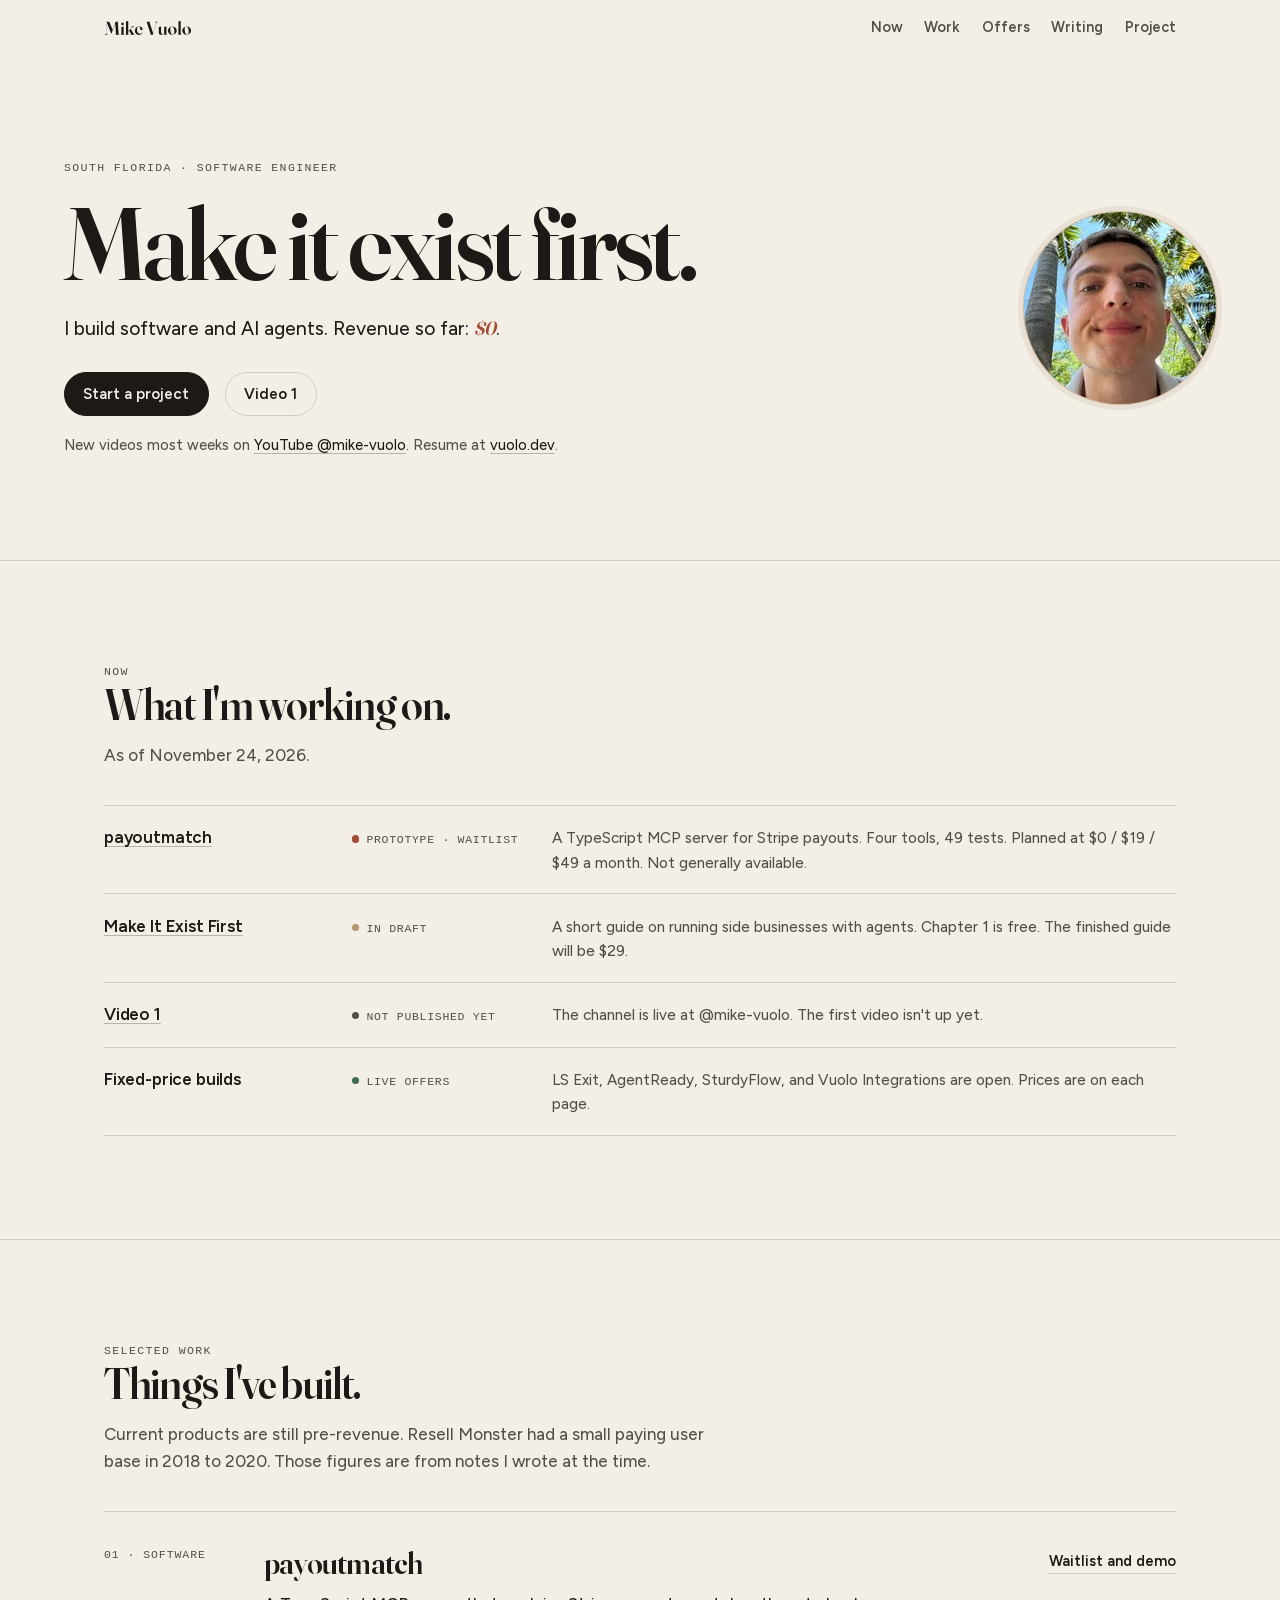
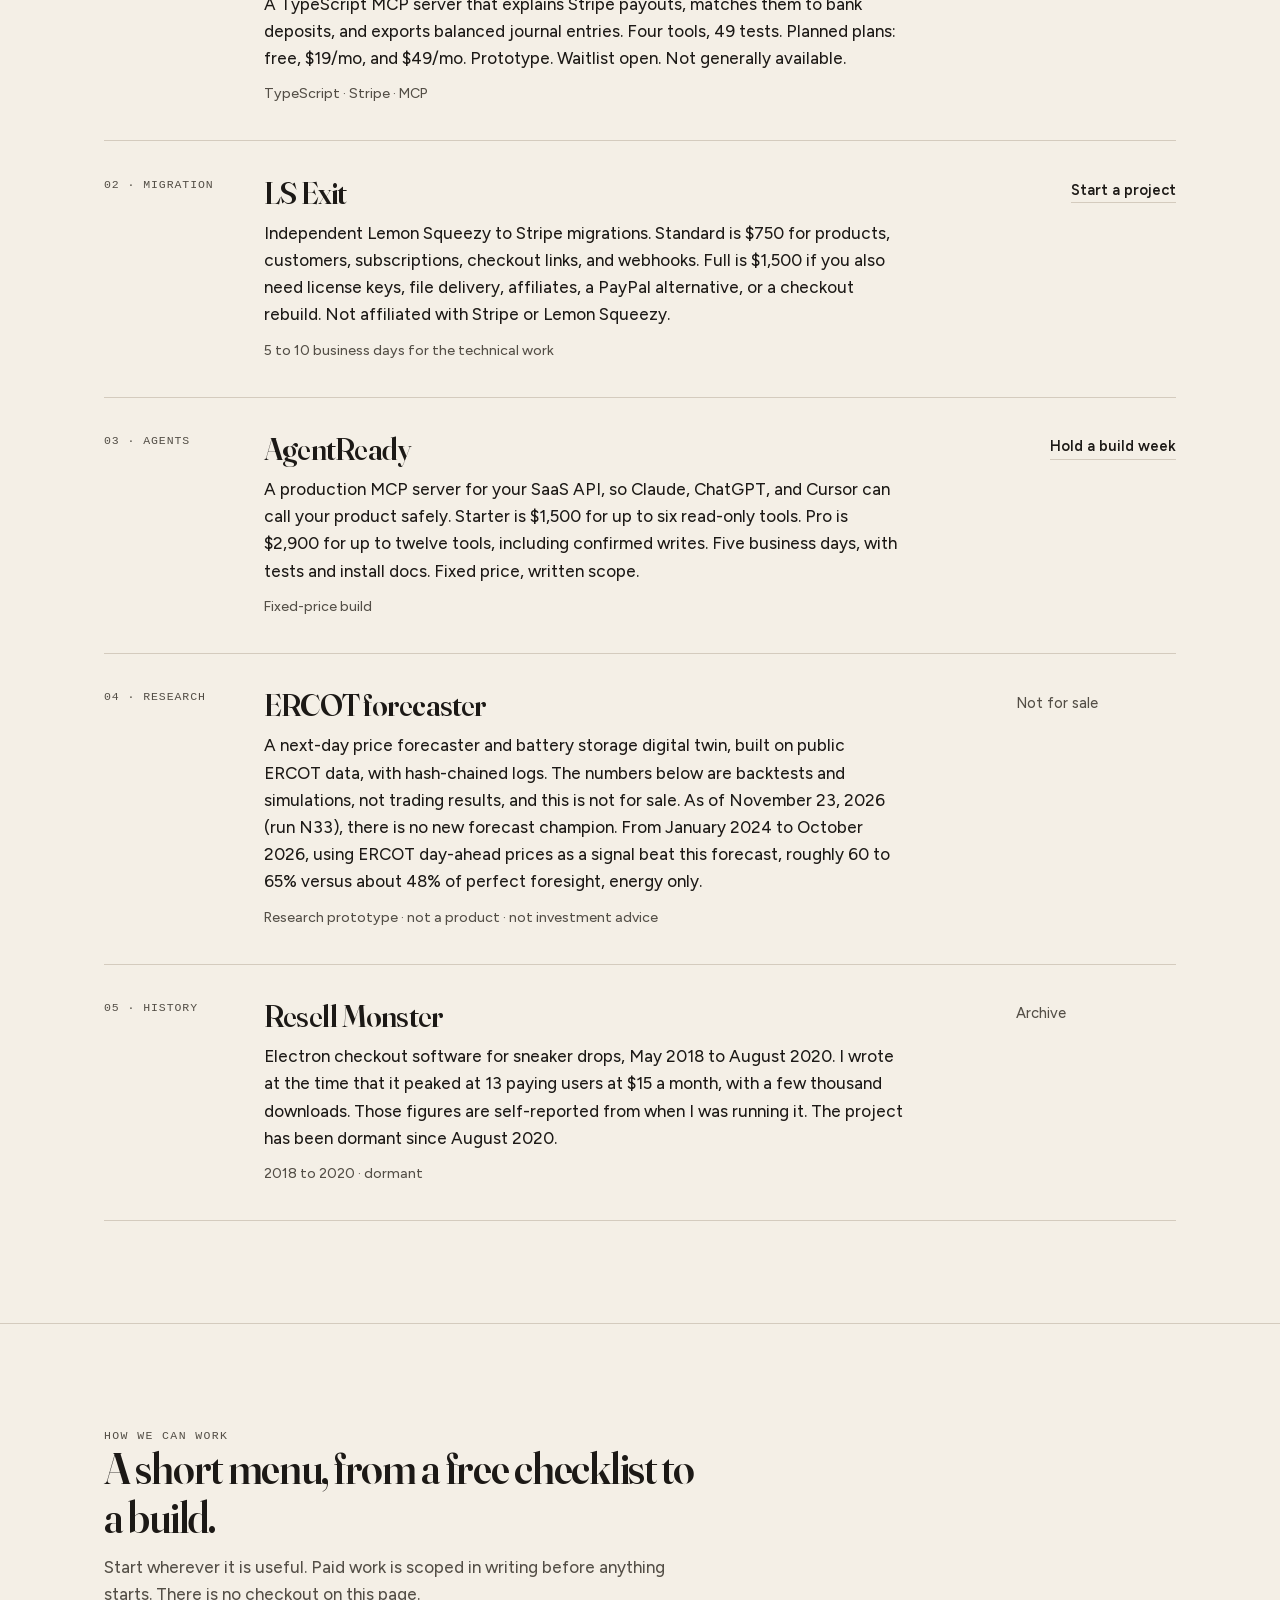
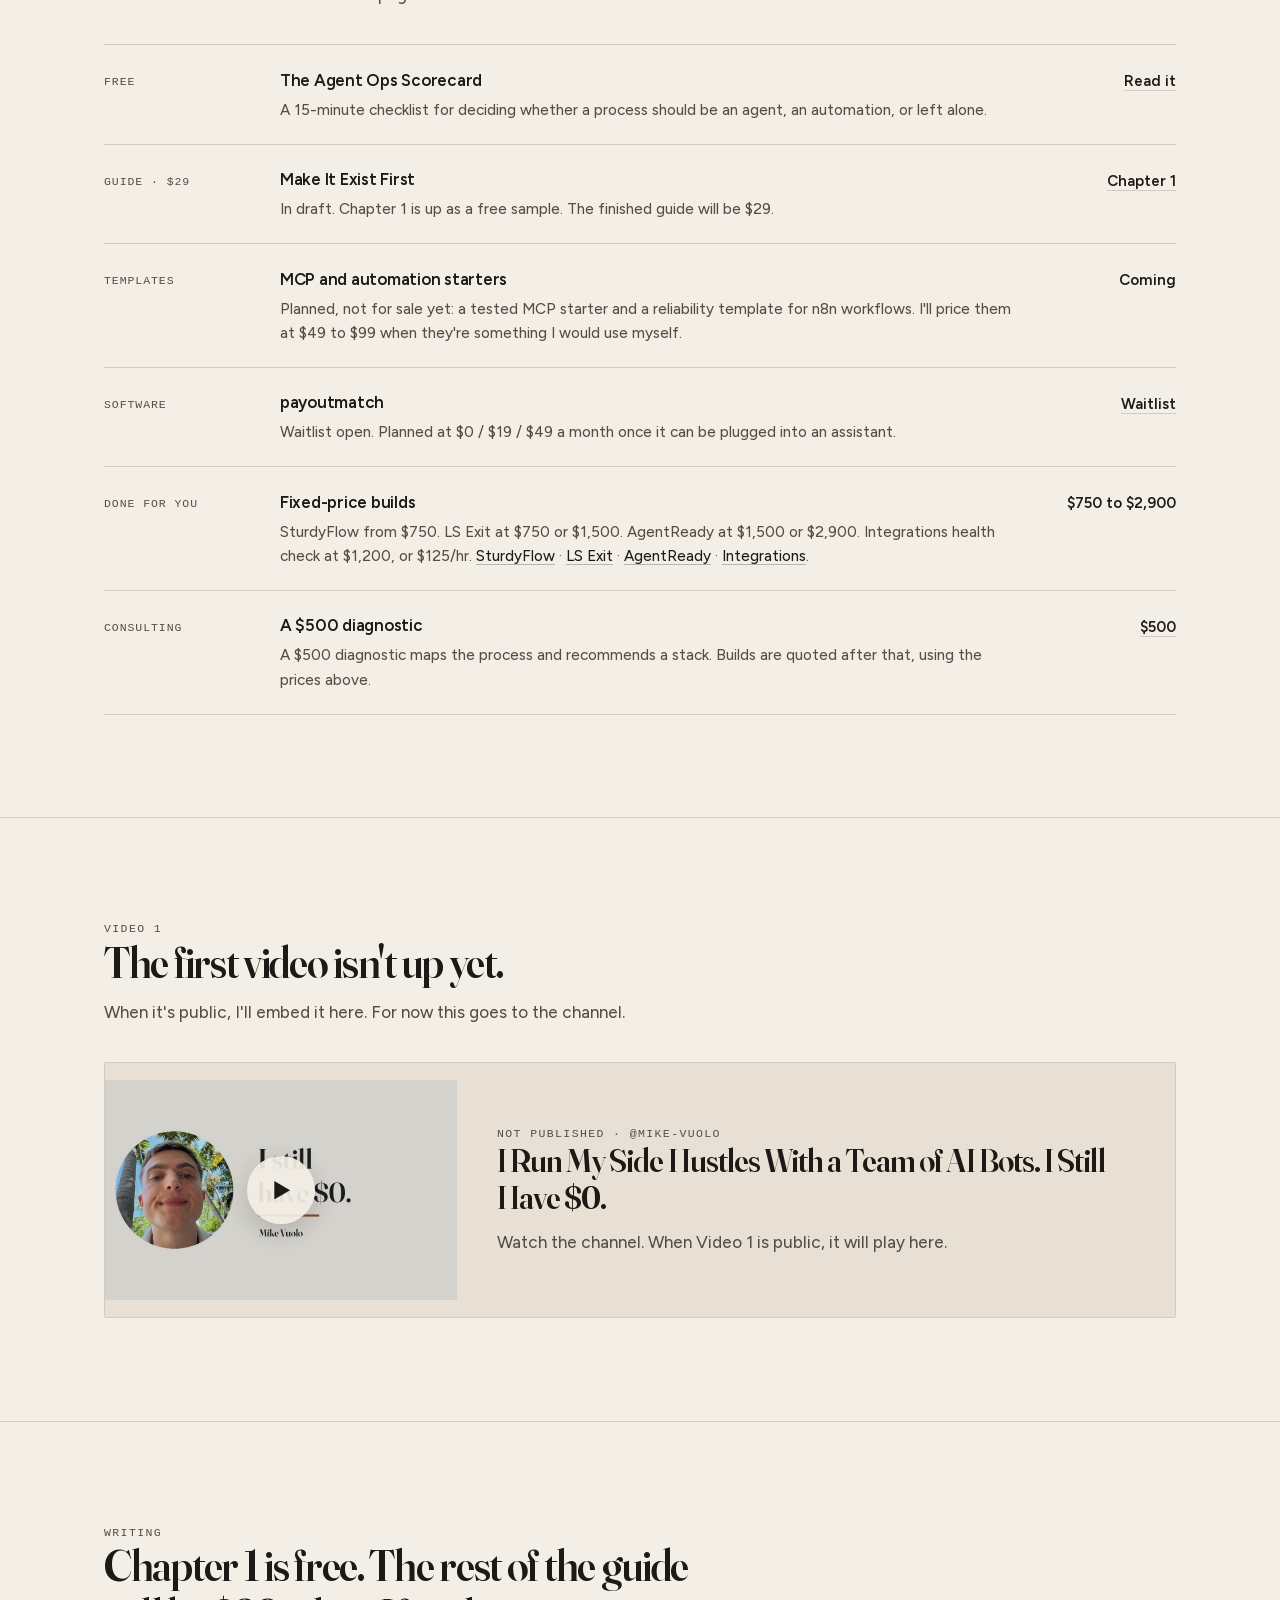
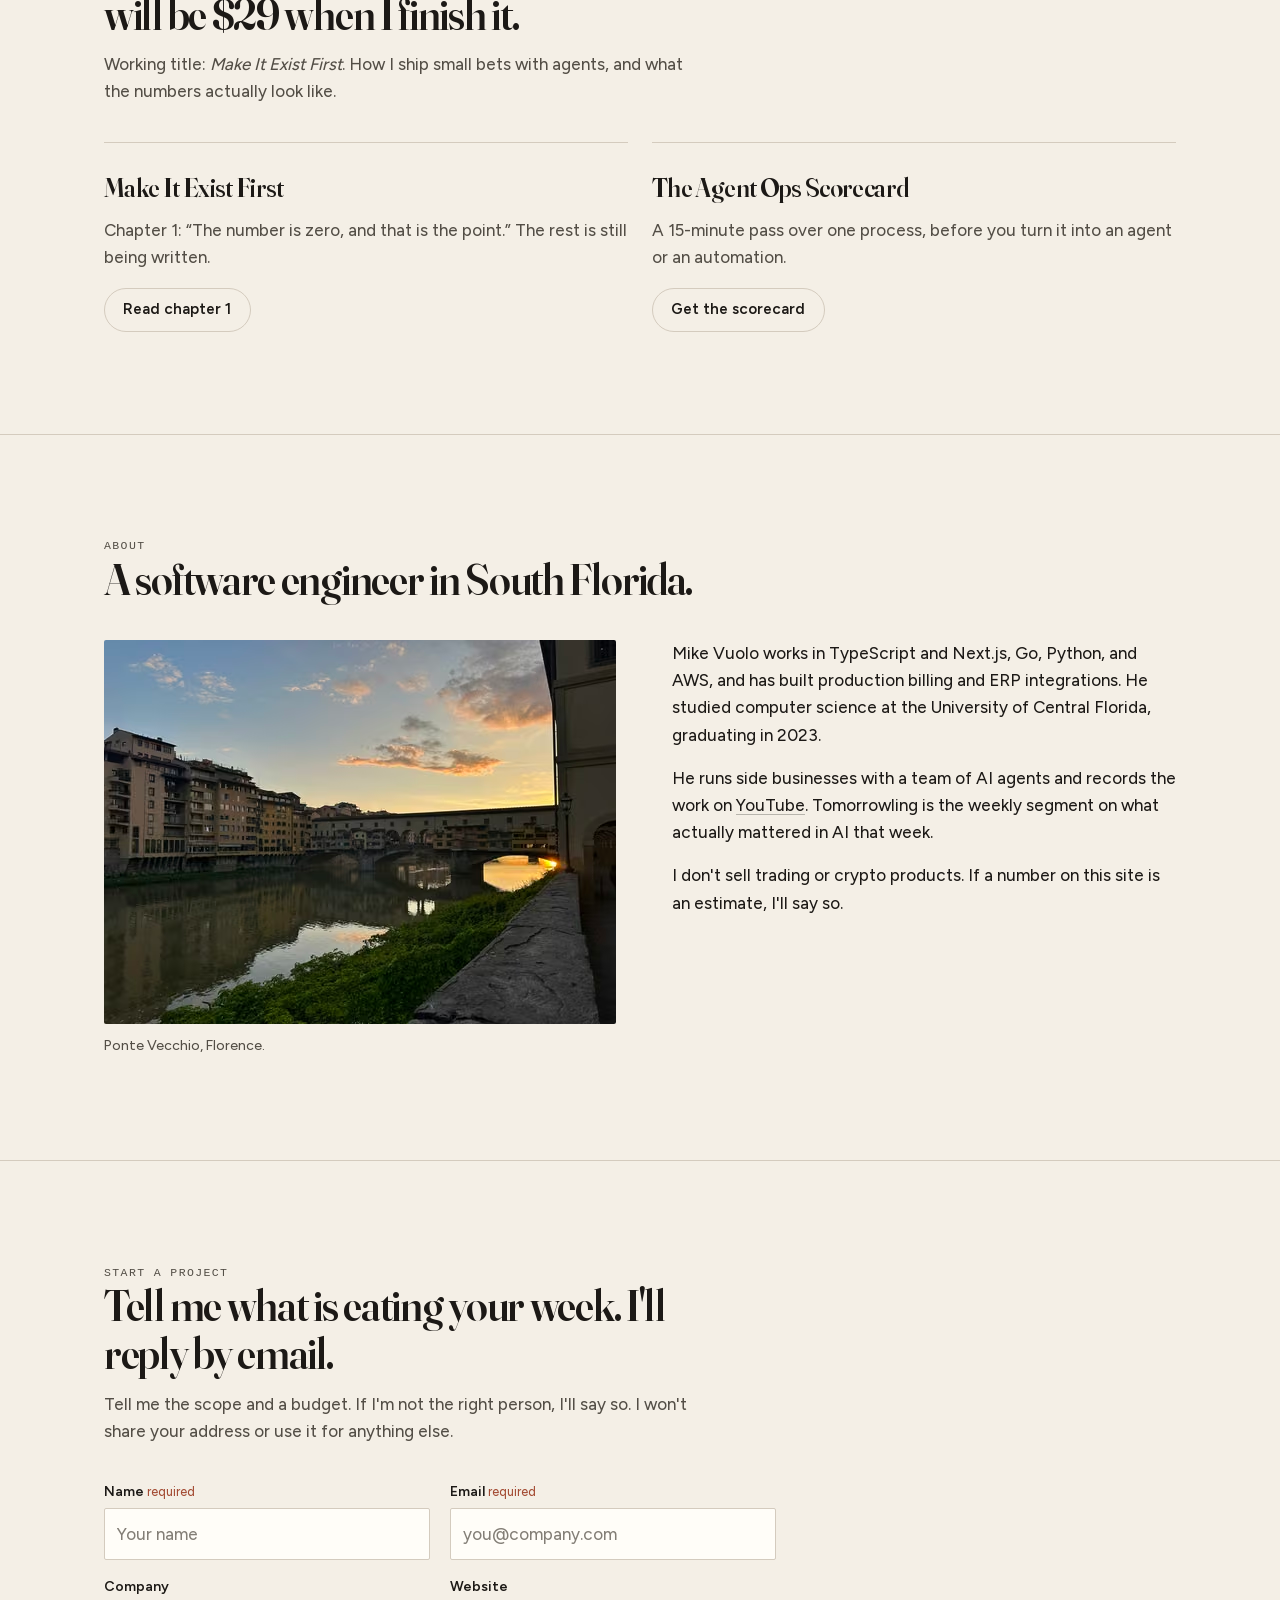
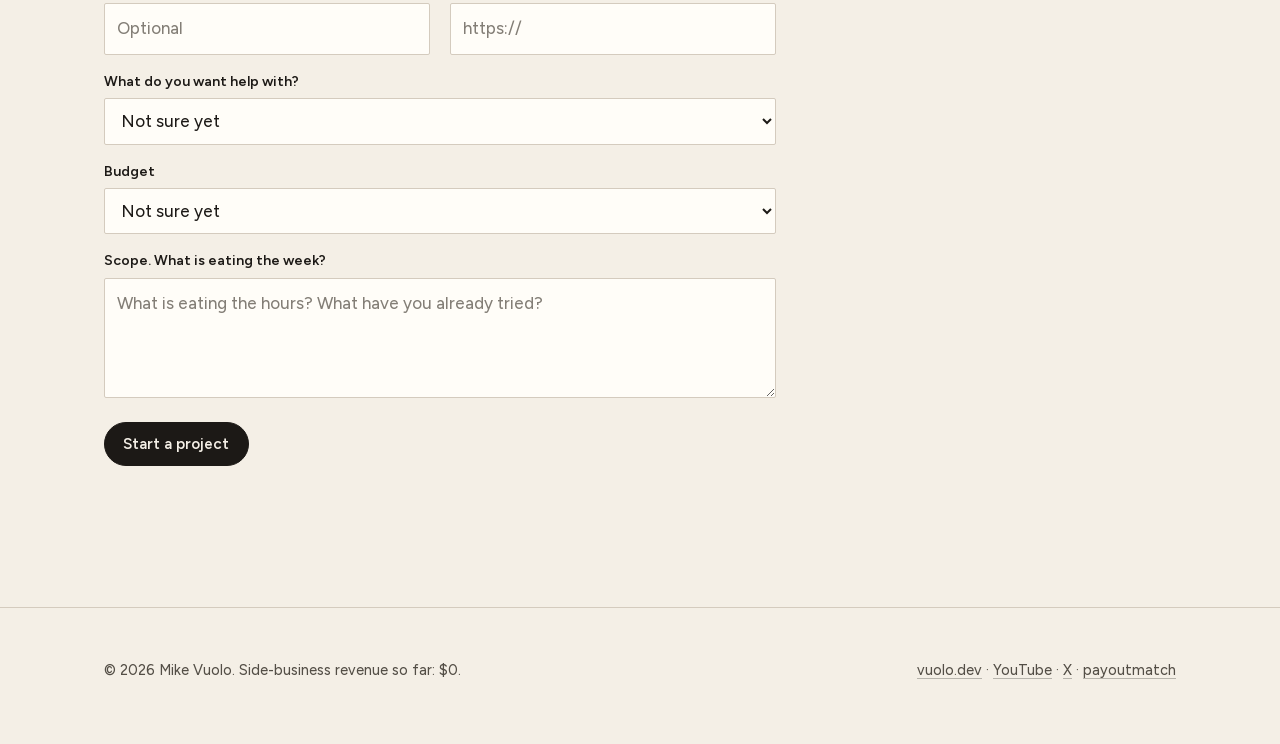
<file: index.html>
<!DOCTYPE html>
<html lang="en">
<head>
  <meta charset="utf-8">
  <meta name="viewport" content="width=device-width, initial-scale=1">
  <title>Mike Vuolo · Make it exist first</title>
  <meta name="description" content="Mike Vuolo is a software engineer in South Florida. He builds software and AI agents. Side-business revenue so far: $0.">
  <link rel="canonical" href="https://vuolo.github.io/">
  <meta name="theme-color" content="#F4EFE6">
  <meta name="color-scheme" content="light">
  <meta property="og:title" content="Mike Vuolo · Make it exist first">
  <meta property="og:description" content="I build software and AI agents. Side-business revenue so far: $0.">
  <meta property="og:url" content="https://vuolo.github.io/">
  <meta property="og:type" content="website">
  <meta property="og:image" content="https://vuolo.github.io/assets/og.jpg">
  <meta property="og:image:width" content="1200">
  <meta property="og:image:height" content="630">
  <meta property="og:image:alt" content="Portrait of Mike Vuolo with the line Make it exist first.">
  <meta name="twitter:card" content="summary_large_image">
  <meta name="twitter:title" content="Mike Vuolo · Make it exist first">
  <meta name="twitter:description" content="I build software and AI agents. Side-business revenue so far: $0.">
  <meta name="twitter:image" content="https://vuolo.github.io/assets/og.jpg">
  <link rel="icon" href="/assets/favicon.svg" type="image/svg+xml">
  <link rel="icon" href="/assets/favicon-32.png" type="image/png" sizes="32x32">
  <link rel="apple-touch-icon" href="/assets/apple-touch.png">
  <link rel="preload" href="/fonts/fraunces.woff2" as="font" type="font/woff2" crossorigin>
  <link rel="preload" href="/fonts/figtree.woff2" as="font" type="font/woff2" crossorigin>
  <link rel="stylesheet" href="/styles.css">
  <script type="application/ld+json">
  {"@context":"https://schema.org","@type":"Person","name":"Mike Vuolo","url":"https://vuolo.github.io/","jobTitle":"Software engineer","sameAs":["https://vuolo.dev","https://www.youtube.com/@mike-vuolo","https://x.com/mike_vuolo"]}
  </script>
</head>
<body>
  <a class="skip" href="#main">Skip to content</a>
  <header class="site-header" id="site-header">
    <div class="wrap">
      <nav class="nav" aria-label="Primary">
        <a class="nav-mark" href="/"><img src="/assets/wordmark.svg" width="594" height="166" alt="Mike Vuolo"></a>
        <ul class="nav-links">
          <li><a href="#now">Now</a></li>
          <li><a href="#work">Work</a></li>
          <li><a href="#offers">Offers</a></li>
          <li><a href="#guide">Writing</a></li>
          <li><a href="#consult">Project</a></li>
        </ul>
      </nav>
    </div>
  </header>

  <main id="main">
    <section class="hero wrap">
      <div class="hero-copy">
        <p class="eyebrow">South Florida · software engineer</p>
        <h1>Make it exist first.</h1>
        <p class="lede">I build software and AI agents. Revenue so far: <span class="zero">$0</span>.</p>
        <div class="hero-actions">
          <a class="btn btn-primary" href="#consult">Start a project</a>
          <a class="btn btn-ghost" href="#video">Video 1</a>
        </div>
        <p class="hero-note">New videos most weeks on <a href="https://www.youtube.com/@mike-vuolo">YouTube @mike-vuolo</a>. Resume at <a href="https://vuolo.dev">vuolo.dev</a>.</p>
      </div>
      <figure class="hero-photo">
        <picture>
          <source type="image/avif" srcset="/assets/mike-192.avif 192w, /assets/mike-384.avif 384w" sizes="(max-width: 860px) 128px, 192px">
          <source type="image/webp" srcset="/assets/mike-192.webp 192w, /assets/mike-384.webp 384w" sizes="(max-width: 860px) 128px, 192px">
          <img src="/assets/mike-384.jpg" srcset="/assets/mike-192.jpg 192w, /assets/mike-384.jpg 384w" sizes="(max-width: 860px) 128px, 192px" width="384" height="384" alt="Mike Vuolo" fetchpriority="high">
        </picture>
      </figure>
    </section>

    <section class="section" id="now">
      <div class="wrap">
        <div class="section-head">
          <p class="eyebrow">Now</p>
          <h2>What I'm working on.</h2>
          <p>As of November 24, 2026.</p>
        </div>
        <ol class="now-list">
          <li>
            <span class="now-name"><a href="https://vuolo.github.io/payoutmatch/">payoutmatch</a></span>
            <span class="now-status is-wait"><i aria-hidden="true"></i>Prototype · waitlist</span>
            <p>A TypeScript MCP server for Stripe payouts. Four tools, 49 tests. Planned at $0 / $19 / $49 a month. Not generally available.</p>
          </li>
          <li>
            <span class="now-name"><a href="/guide/chapter-1.html">Make It Exist First</a></span>
            <span class="now-status is-draft"><i aria-hidden="true"></i>In draft</span>
            <p>A short guide on running side businesses with agents. Chapter 1 is free. The finished guide will be $29.</p>
          </li>
          <li>
            <span class="now-name"><a href="#video">Video 1</a></span>
            <span class="now-status is-soon"><i aria-hidden="true"></i>Not published yet</span>
            <p>The channel is live at @mike-vuolo. The first video isn't up yet.</p>
          </li>
          <li>
            <span class="now-name">Fixed-price builds</span>
            <span class="now-status is-live"><i aria-hidden="true"></i>Live offers</span>
            <p>LS Exit, AgentReady, SturdyFlow, and Vuolo Integrations are open. Prices are on each page.</p>
          </li>
        </ol>
      </div>
    </section>

    <section class="section" id="work">
      <div class="wrap">
        <div class="section-head">
          <p class="eyebrow">Selected work</p>
          <h2>Things I've built.</h2>
          <p>Current products are still pre-revenue. Resell Monster had a small paying user base in 2018 to 2020. Those figures are from notes I wrote at the time.</p>
        </div>
        <div class="studies">
          <article class="study">
            <p class="study-kicker">01 · Software</p>
            <div>
              <h3>payoutmatch</h3>
              <p>A TypeScript MCP server that explains Stripe payouts, matches them to bank deposits, and exports balanced journal entries. Four tools, 49 tests. Planned plans: free, $19/mo, and $49/mo. Prototype. Waitlist open. Not generally available.</p>
              <p class="meta">TypeScript · Stripe · MCP</p>
            </div>
            <a class="more" href="https://vuolo.github.io/payoutmatch/">Waitlist and demo</a>
          </article>
          <article class="study">
            <p class="study-kicker">02 · Migration</p>
            <div>
              <h3>LS Exit</h3>
              <p>Independent Lemon Squeezy to Stripe migrations. Standard is $750 for products, customers, subscriptions, checkout links, and webhooks. Full is $1,500 if you also need license keys, file delivery, affiliates, a PayPal alternative, or a checkout rebuild. Not affiliated with Stripe or Lemon Squeezy.</p>
              <p class="meta">5 to 10 business days for the technical work</p>
            </div>
            <a class="more" href="https://vuolo.github.io/lsmigrate/">Start a project</a>
          </article>
          <article class="study">
            <p class="study-kicker">03 · Agents</p>
            <div>
              <h3>AgentReady</h3>
              <p>A production MCP server for your SaaS API, so Claude, ChatGPT, and Cursor can call your product safely. Starter is $1,500 for up to six read-only tools. Pro is $2,900 for up to twelve tools, including confirmed writes. Five business days, with tests and install docs. Fixed price, written scope.</p>
              <p class="meta">Fixed-price build</p>
            </div>
            <a class="more" href="https://vuolo.github.io/agentready/">Hold a build week</a>
          </article>
          <article class="study">
            <p class="study-kicker">04 · Research</p>
            <div>
              <h3>ERCOT forecaster</h3>
              <p>A next-day price forecaster and battery storage digital twin, built on public ERCOT data, with hash-chained logs. The numbers below are backtests and simulations, not trading results, and this is not for sale. As of November 23, 2026 (run N33), there is no new forecast champion. From January 2024 to October 2026, using ERCOT day-ahead prices as a signal beat this forecast, roughly 60 to 65% versus about 48% of perfect foresight, energy only.</p>
              <p class="meta">Research prototype · not a product · not investment advice</p>
            </div>
            <span class="quiet">Not for sale</span>
          </article>
          <article class="study">
            <p class="study-kicker">05 · History</p>
            <div>
              <h3>Resell Monster</h3>
              <p>Electron checkout software for sneaker drops, May 2018 to August 2020. I wrote at the time that it peaked at 13 paying users at $15 a month, with a few thousand downloads. Those figures are self-reported from when I was running it. The project has been dormant since August 2020.</p>
              <p class="meta">2018 to 2020 · dormant</p>
            </div>
            <span class="quiet">Archive</span>
          </article>
        </div>
      </div>
    </section>

    <section class="section" id="offers">
      <div class="wrap">
        <div class="section-head">
          <p class="eyebrow">How we can work</p>
          <h2>A short menu, from a free checklist to a build.</h2>
          <p>Start wherever it is useful. Paid work is scoped in writing before anything starts. There is no checkout on this page.</p>
        </div>
        <div class="ladder">
          <div class="ladder-row">
            <div class="rung">Free</div>
            <div>
              <h3>The Agent Ops Scorecard</h3>
              <p>A 15-minute checklist for deciding whether a process should be an agent, an automation, or left alone.</p>
            </div>
            <div class="amount"><a href="/scorecard/">Read it</a></div>
          </div>
          <div class="ladder-row">
            <div class="rung">Guide · $29</div>
            <div>
              <h3>Make It Exist First</h3>
              <p>In draft. Chapter 1 is up as a free sample. The finished guide will be $29.</p>
            </div>
            <div class="amount"><a href="/guide/chapter-1.html">Chapter 1</a></div>
          </div>
          <div class="ladder-row">
            <div class="rung">Templates</div>
            <div>
              <h3>MCP and automation starters</h3>
              <p>Planned, not for sale yet: a tested MCP starter and a reliability template for n8n workflows. I'll price them at $49 to $99 when they're something I would use myself.</p>
            </div>
            <div class="amount">Coming</div>
          </div>
          <div class="ladder-row">
            <div class="rung">Software</div>
            <div>
              <h3>payoutmatch</h3>
              <p>Waitlist open. Planned at $0 / $19 / $49 a month once it can be plugged into an assistant.</p>
            </div>
            <div class="amount"><a href="https://vuolo.github.io/payoutmatch/">Waitlist</a></div>
          </div>
          <div class="ladder-row">
            <div class="rung">Done for you</div>
            <div>
              <h3>Fixed-price builds</h3>
              <p>SturdyFlow from $750. LS Exit at $750 or $1,500. AgentReady at $1,500 or $2,900. Integrations health check at $1,200, or $125/hr. <a href="https://vuolo.github.io/sturdyflow/">SturdyFlow</a> · <a href="https://vuolo.github.io/lsmigrate/">LS Exit</a> · <a href="https://vuolo.github.io/agentready/">AgentReady</a> · <a href="https://vuolo.github.io/integrations/">Integrations</a>.</p>
            </div>
            <div class="amount">$750 to $2,900</div>
          </div>
          <div class="ladder-row">
            <div class="rung">Consulting</div>
            <div>
              <h3>A $500 diagnostic</h3>
              <p>A $500 diagnostic maps the process and recommends a stack. Builds are quoted after that, using the prices above.</p>
            </div>
            <div class="amount"><a href="#consult">$500</a></div>
          </div>
        </div>
      </div>
    </section>

    <section class="section" id="video">
      <div class="wrap">
        <div class="section-head">
          <p class="eyebrow">Video 1</p>
          <h2>The first video isn't up yet.</h2>
          <p>When it's public, I'll embed it here. For now this goes to the channel.</p>
        </div>
        <a class="video-facade" href="https://www.youtube.com/@mike-vuolo">
          <div class="video-still">
            <img src="/assets/thumbnail-template.jpg" width="1280" height="720" alt="" loading="lazy" decoding="async">
            <span class="play" aria-hidden="true">
              <svg viewBox="0 0 12 14" xmlns="http://www.w3.org/2000/svg"><polygon points="0,0 12,7 0,14"/></svg>
            </span>
          </div>
          <div class="video-copy">
            <p class="eyebrow">Not published · @mike-vuolo</p>
            <h3>I Run My Side Hustles With a Team of AI Bots. I Still Have $0.</h3>
            <p>Watch the channel. When Video 1 is public, it will play here.</p>
          </div>
        </a>
      </div>
    </section>

    <section class="section" id="guide">
      <div class="wrap">
        <div class="section-head">
          <p class="eyebrow">Writing</p>
          <h2>Chapter 1 is free. The rest of the guide will be $29 when I finish it.</h2>
          <p>Working title: <em>Make It Exist First</em>. How I ship small bets with agents, and what the numbers actually look like.</p>
        </div>
        <div class="writing-row">
          <article class="writing-card">
            <h3>Make It Exist First</h3>
            <p>Chapter 1: “The number is zero, and that is the point.” The rest is still being written.</p>
            <a class="btn btn-ghost" href="/guide/chapter-1.html">Read chapter 1</a>
          </article>
          <article class="writing-card">
            <h3>The Agent Ops Scorecard</h3>
            <p>A 15-minute pass over one process, before you turn it into an agent or an automation.</p>
            <a class="btn btn-ghost" href="/scorecard/">Get the scorecard</a>
          </article>
        </div>
      </div>
    </section>

    <section class="section" id="about">
      <div class="wrap">
        <div class="section-head">
          <p class="eyebrow">About</p>
          <h2>A software engineer in South Florida.</h2>
        </div>
        <div class="about-grid">
          <figure class="frame">
            <picture>
              <source type="image/avif" srcset="/assets/ponte-512.avif 512w, /assets/ponte-768.avif 768w, /assets/ponte-1024.avif 1024w" sizes="(max-width: 860px) min(100vw, 512px), 512px">
              <source type="image/webp" srcset="/assets/ponte-512.webp 512w, /assets/ponte-768.webp 768w, /assets/ponte-1024.webp 1024w" sizes="(max-width: 860px) min(100vw, 512px), 512px">
              <img src="/assets/ponte-512.jpg" srcset="/assets/ponte-512.jpg 512w, /assets/ponte-768.jpg 768w, /assets/ponte-1024.jpg 1024w" sizes="(max-width: 860px) min(100vw, 512px), 512px" width="1024" height="768" alt="The Ponte Vecchio in Florence at sunset, photographed from the river wall." loading="lazy" decoding="async">
            </picture>
            <figcaption>Ponte Vecchio, Florence.</figcaption>
          </figure>
          <div class="bio">
            <p>Mike Vuolo works in TypeScript and Next.js, Go, Python, and AWS, and has built production billing and ERP integrations. He studied computer science at the University of Central Florida, graduating in 2023.</p>
            <p>He runs side businesses with a team of AI agents and records the work on <a href="https://www.youtube.com/@mike-vuolo">YouTube</a>. Tomorrowling is the weekly segment on what actually mattered in AI that week.</p>
            <p>I don't sell trading or crypto products. If a number on this site is an estimate, I'll say so.</p>
          </div>
        </div>
      </div>
    </section>

    <section class="section" id="consult">
      <div class="wrap">
        <div class="section-head">
          <p class="eyebrow">Start a project</p>
          <h2>Tell me what is eating your week. I'll reply by email.</h2>
          <p>Tell me the scope and a budget. If I'm not the right person, I'll say so. I won't share your address or use it for anything else.</p>
        </div>
        <form class="form" id="intake-form" novalidate>
          <div class="honeypot" aria-hidden="true">
            <label>Leave blank <input type="text" name="_honey" tabindex="-1" autocomplete="off"></label>
          </div>
          <div class="field">
            <label for="name">Name <span class="req">required</span></label>
            <input id="name" name="name" type="text" autocomplete="name" required placeholder="Your name">
          </div>
          <div class="field">
            <label for="email">Email <span class="req">required</span></label>
            <input id="email" name="email" type="email" autocomplete="email" required placeholder="you@company.com">
          </div>
          <div class="field">
            <label for="company">Company</label>
            <input id="company" name="company" type="text" autocomplete="organization" placeholder="Optional">
          </div>
          <div class="field">
            <label for="site">Website</label>
            <input id="site" name="site" type="url" placeholder="https://">
          </div>
          <div class="field field-full">
            <label for="interest">What do you want help with?</label>
            <select id="interest" name="interest">
              <option value="Not sure yet">Not sure yet</option>
              <option value="AgentReady MCP build">An MCP server for my product (AgentReady)</option>
              <option value="SturdyFlow automation">A reliable automation (SturdyFlow)</option>
              <option value="LS Exit migration">Lemon Squeezy to Stripe (LS Exit)</option>
              <option value="Integrations">Billing or ERP integration work</option>
              <option value="Diagnostic">A $500 diagnostic of our processes</option>
              <option value="Other">Something else</option>
            </select>
          </div>
          <div class="field field-full">
            <label for="budget">Budget</label>
            <select id="budget" name="budget">
              <option value="Not sure yet">Not sure yet</option>
              <option value="$500 diagnostic">$500 diagnostic</option>
              <option value="$750 to $1,500">$750 to $1,500</option>
              <option value="$1,500 to $2,900">$1,500 to $2,900</option>
              <option value="Something else">Something else</option>
            </select>
          </div>
          <div class="field field-full">
            <label for="note">Scope. What is eating the week?</label>
            <textarea id="note" name="note" placeholder="What is eating the hours? What have you already tried?"></textarea>
          </div>
          <div class="field-full">
            <button type="submit" class="btn btn-primary" id="intake-submit">Start a project</button>
          </div>
          <p class="form-msg field-full" id="form-msg" role="status"></p>
        </form>
      </div>
    </section>
  </main>

  <footer class="footer">
    <div class="wrap footer-row">
      <p>© 2026 Mike Vuolo. Side-business revenue so far: $0.</p>
      <p>
        <a href="https://vuolo.dev">vuolo.dev</a>
        · <a href="https://www.youtube.com/@mike-vuolo">YouTube</a>
        · <a href="https://x.com/mike_vuolo">X</a>
        · <a href="https://vuolo.github.io/payoutmatch/">payoutmatch</a>
      </p>
    </div>
  </footer>
  <script src="/app.js" defer></script>
</body>
</html>
</file>
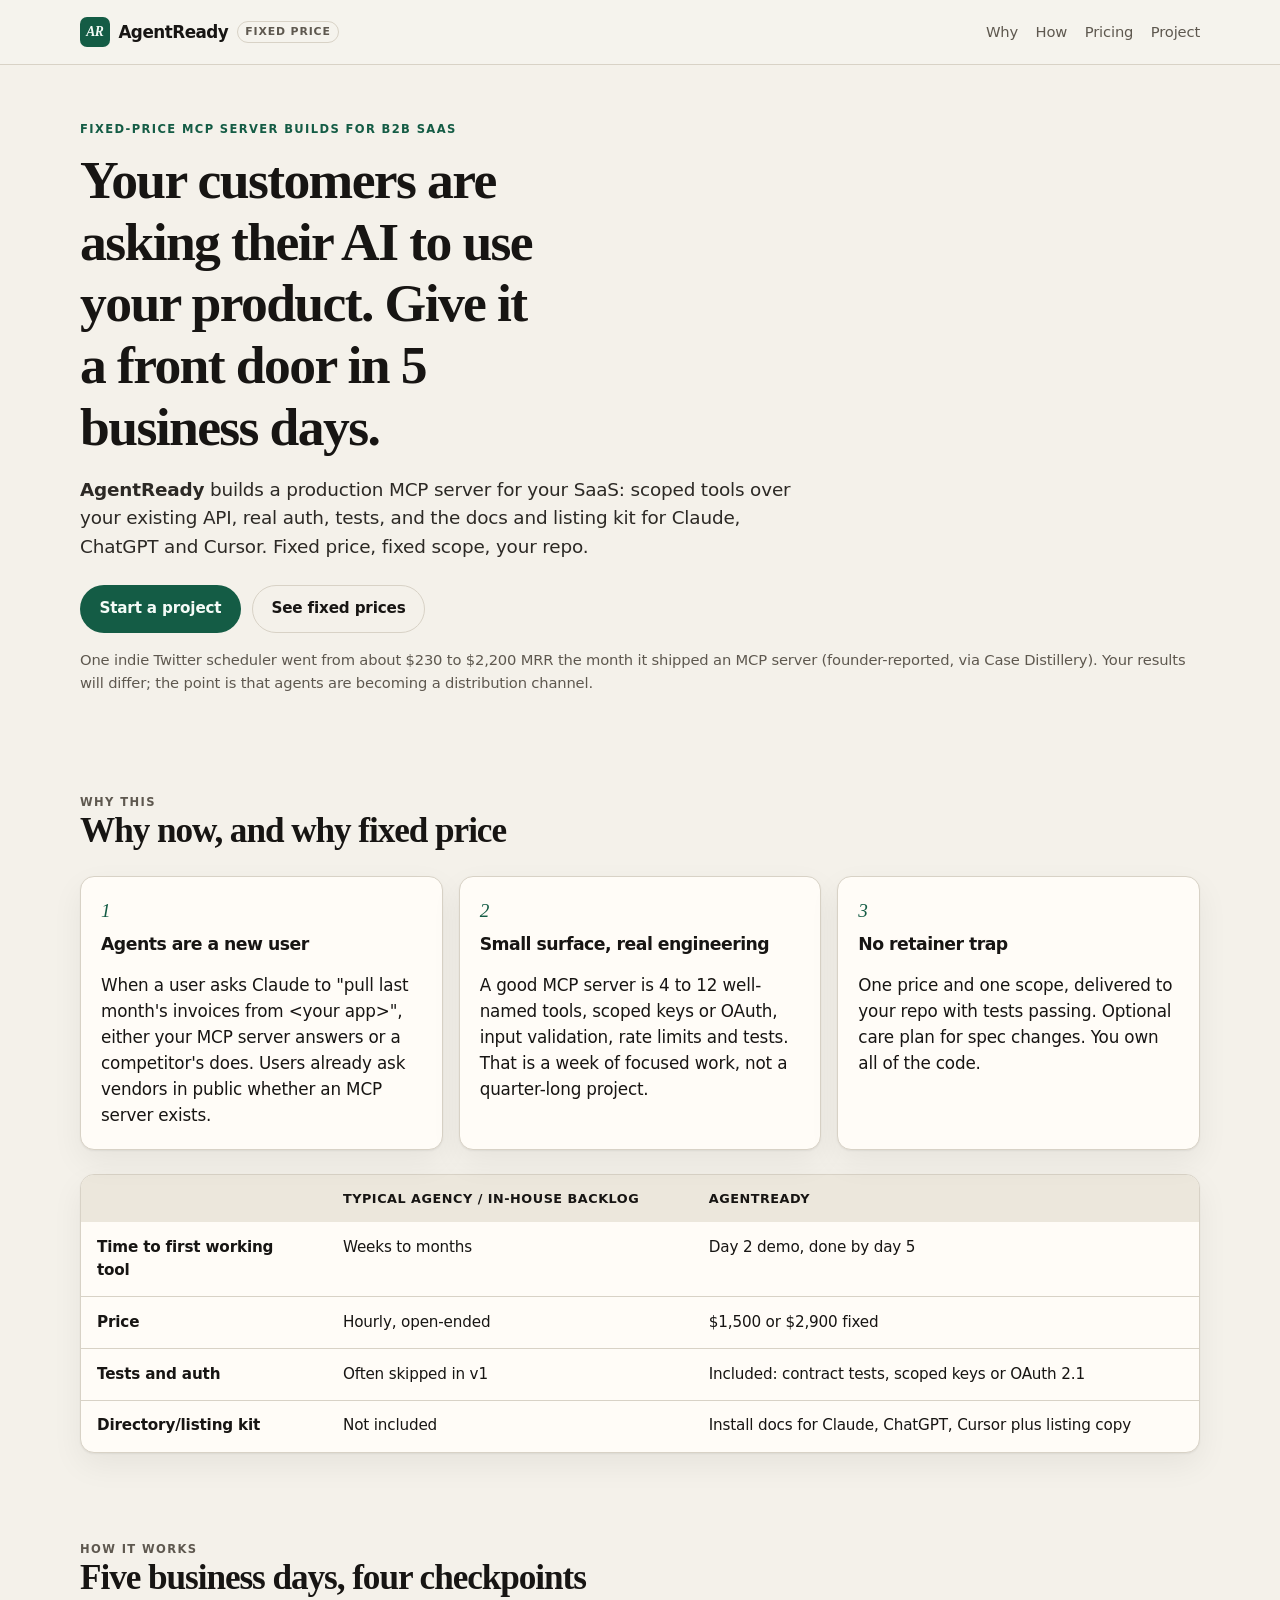
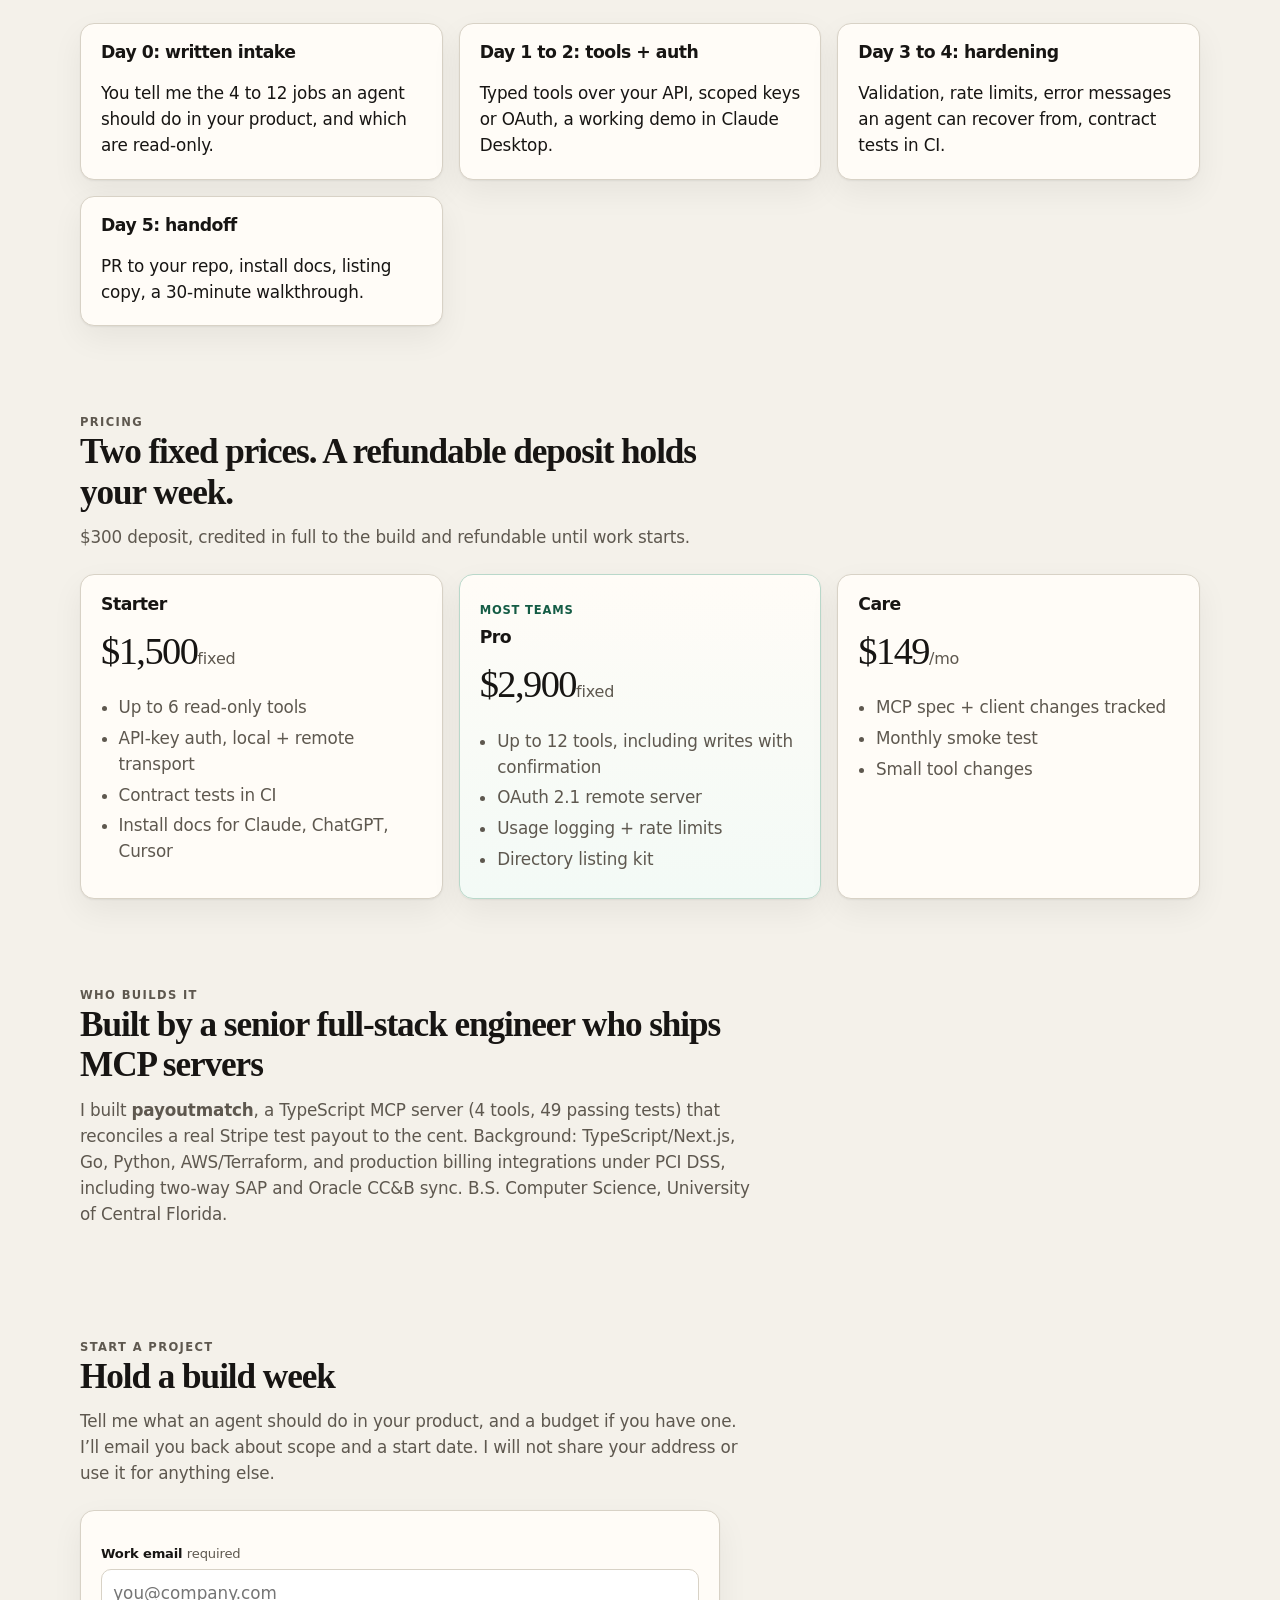
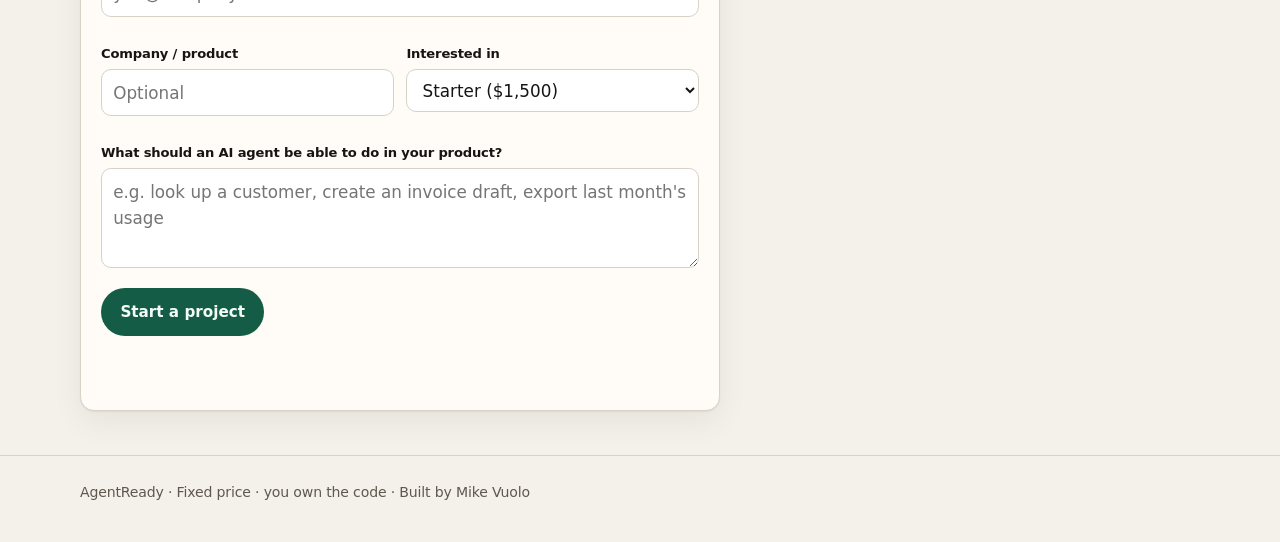
<file: agentready/index.html>
<!DOCTYPE html>
<html lang="en"><head><meta charset="utf-8"><meta name="viewport" content="width=device-width, initial-scale=1">
<title>AgentReady: an MCP server for your SaaS in 5 business days</title>
<meta name="description" content="Fixed-price MCP server builds for B2B SaaS: your product callable from Claude, ChatGPT and Cursor in 5 business days."><link rel="stylesheet" href="styles.css"></head>
<body>
<a class="skip" href="#main">Skip to content</a>
<header class="site-header"><div class="wrap header-inner"><a class="wordmark" href="#top"><span class="mark" aria-hidden="true">AR</span>AgentReady<span class="proto">fixed price</span></a>
<nav class="nav" aria-label="Page"><a href="#why">Why</a><a href="#how">How</a><a href="#pricing">Pricing</a><a href="#waitlist">Project</a></nav></div></header>
<main id="main">
<section class="hero wrap" id="top"><p class="eyebrow">Fixed-price MCP server builds for B2B SaaS</p><h1>Your customers are asking their AI to use your product. Give it a front door in 5 business days.</h1><p class="lede"><strong>AgentReady</strong> builds a production MCP server for your SaaS: scoped tools over your existing API, real auth, tests, and the docs and listing kit for Claude, ChatGPT and Cursor. Fixed price, fixed scope, your repo.</p>
<div class="hero-actions"><a class="btn btn-primary" href="#waitlist">Start a project</a><a class="btn btn-ghost" href="#pricing">See fixed prices</a></div>
<p class="hero-note">One indie Twitter scheduler went from about $230 to $2,200 MRR the month it shipped an MCP server (founder-reported, via Case Distillery). Your results will differ; the point is that agents are becoming a distribution channel.</p></section>
<section class="wrap section" id="why"><div class="section-head"><p class="eyebrow">Why this</p><h2>Why now, and why fixed price</h2></div><div class="why-grid"><article class="why-card"><p class="why-kicker">1</p><h3>Agents are a new user</h3><p>When a user asks Claude to "pull last month's invoices from &lt;your app&gt;", either your MCP server answers or a competitor's does. Users already ask vendors in public whether an MCP server exists.</p></article><article class="why-card"><p class="why-kicker">2</p><h3>Small surface, real engineering</h3><p>A good MCP server is 4 to 12 well-named tools, scoped keys or OAuth, input validation, rate limits and tests. That is a week of focused work, not a quarter-long project.</p></article><article class="why-card"><p class="why-kicker">3</p><h3>No retainer trap</h3><p>One price and one scope, delivered to your repo with tests passing. Optional care plan for spec changes. You own all of the code.</p></article></div>
<div class="compare" role="region" aria-label="Comparison"><table><thead><tr><th scope="col"></th><th scope="col">Typical agency / in-house backlog</th><th scope="col">AgentReady</th></tr></thead><tbody><tr><th scope="row">Time to first working tool</th><td>Weeks to months</td><td>Day 2 demo, done by day 5</td></tr><tr><th scope="row">Price</th><td>Hourly, open-ended</td><td>$1,500 or $2,900 fixed</td></tr><tr><th scope="row">Tests and auth</th><td>Often skipped in v1</td><td>Included: contract tests, scoped keys or OAuth 2.1</td></tr><tr><th scope="row">Directory/listing kit</th><td>Not included</td><td>Install docs for Claude, ChatGPT, Cursor plus listing copy</td></tr></tbody></table></div></section>
<section class="wrap section" id="how"><div class="section-head"><p class="eyebrow">How it works</p><h2>Five business days, four checkpoints</h2></div><div class="tools"><article class="tool"><h3>Day 0: written intake</h3><p>You tell me the 4 to 12 jobs an agent should do in your product, and which are read-only.</p></article><article class="tool"><h3>Day 1 to 2: tools + auth</h3><p>Typed tools over your API, scoped keys or OAuth, a working demo in Claude Desktop.</p></article><article class="tool"><h3>Day 3 to 4: hardening</h3><p>Validation, rate limits, error messages an agent can recover from, contract tests in CI.</p></article><article class="tool"><h3>Day 5: handoff</h3><p>PR to your repo, install docs, listing copy, a 30-minute walkthrough.</p></article></div></section>
<section class="wrap section" id="pricing"><div class="section-head"><p class="eyebrow">Pricing</p><h2>Two fixed prices. A refundable deposit holds your week.</h2><p>$300 deposit, credited in full to the build and refundable until work starts.</p></div><div class="pricing"><article class="plan"><h3>Starter</h3><p class="price"><span class="amount">$1,500</span><span class="per">fixed</span></p><ul><li>Up to 6 read-only tools</li><li>API-key auth, local + remote transport</li><li>Contract tests in CI</li><li>Install docs for Claude, ChatGPT, Cursor</li></ul></article><article class="plan plan-firm"><p class=plan-flag>Most teams</p><h3>Pro</h3><p class="price"><span class="amount">$2,900</span><span class="per">fixed</span></p><ul><li>Up to 12 tools, including writes with confirmation</li><li>OAuth 2.1 remote server</li><li>Usage logging + rate limits</li><li>Directory listing kit</li></ul></article><article class="plan"><h3>Care</h3><p class="price"><span class="amount">$149</span><span class="per">/mo</span></p><ul><li>MCP spec + client changes tracked</li><li>Monthly smoke test</li><li>Small tool changes</li></ul></article></div></section>
<section class="wrap section" id="proof"><div class="section-head"><p class="eyebrow">Who builds it</p><h2>Built by a senior full-stack engineer who ships MCP servers</h2><p>I built <strong>payoutmatch</strong>, a TypeScript MCP server (4 tools, 49 passing tests) that reconciles a real Stripe test payout to the cent. Background: TypeScript/Next.js, Go, Python, AWS/Terraform, and production billing integrations under PCI DSS, including two-way SAP and Oracle CC&amp;B sync. B.S. Computer Science, University of Central Florida.</p></div></section>
<section class="wrap section" id="waitlist"><div class="section-head"><p class="eyebrow">Start a project</p><h2>Hold a build week</h2><p>Tell me what an agent should do in your product, and a budget if you have one. I’ll email you back about scope and a start date. I will not share your address or use it for anything else.</p></div>
<form class="waitlist" id="waitlist-form" novalidate><div class="honeypot" aria-hidden="true">
<label for="wl-company-hp">Company</label>
<input id="wl-company-hp" name="_honey" type="text" tabindex="-1" autocomplete="off">
</div>
<div class="field"><label for="wl-email">Work email <span class="req">required</span></label><input id="wl-email" name="email" type="email" required placeholder="you@company.com"></div>
<div class="field-row"><div class="field"><label for="wl-name">Company / product</label><input id="wl-name" name="company" type="text" placeholder="Optional"></div>
<div class="field"><label for="wl-plan">Interested in</label><select id="wl-plan" name="plan"><option value="Starter ($1,500)">Starter ($1,500)</option><option value="Pro ($2,900)">Pro ($2,900)</option><option value="Not sure yet">Not sure yet</option></select></div></div>
<div class="field"><label for="wl-note">What should an AI agent be able to do in your product?</label><textarea id="wl-note" name="note" rows="3" placeholder="e.g. look up a customer, create an invoice draft, export last month&#x27;s usage"></textarea></div>
<div class="form-actions"><button type="submit" class="btn btn-primary" id="wl-submit">Start a project</button></div>
<p class="form-msg" id="form-msg" role="status"></p></form></section>
</main><footer class="site-footer"><div class="wrap footer-inner"><p>AgentReady · Fixed price · you own the code · Built by Mike Vuolo</p></div></footer>
<script src="app.js"></script></body></html>
</file>
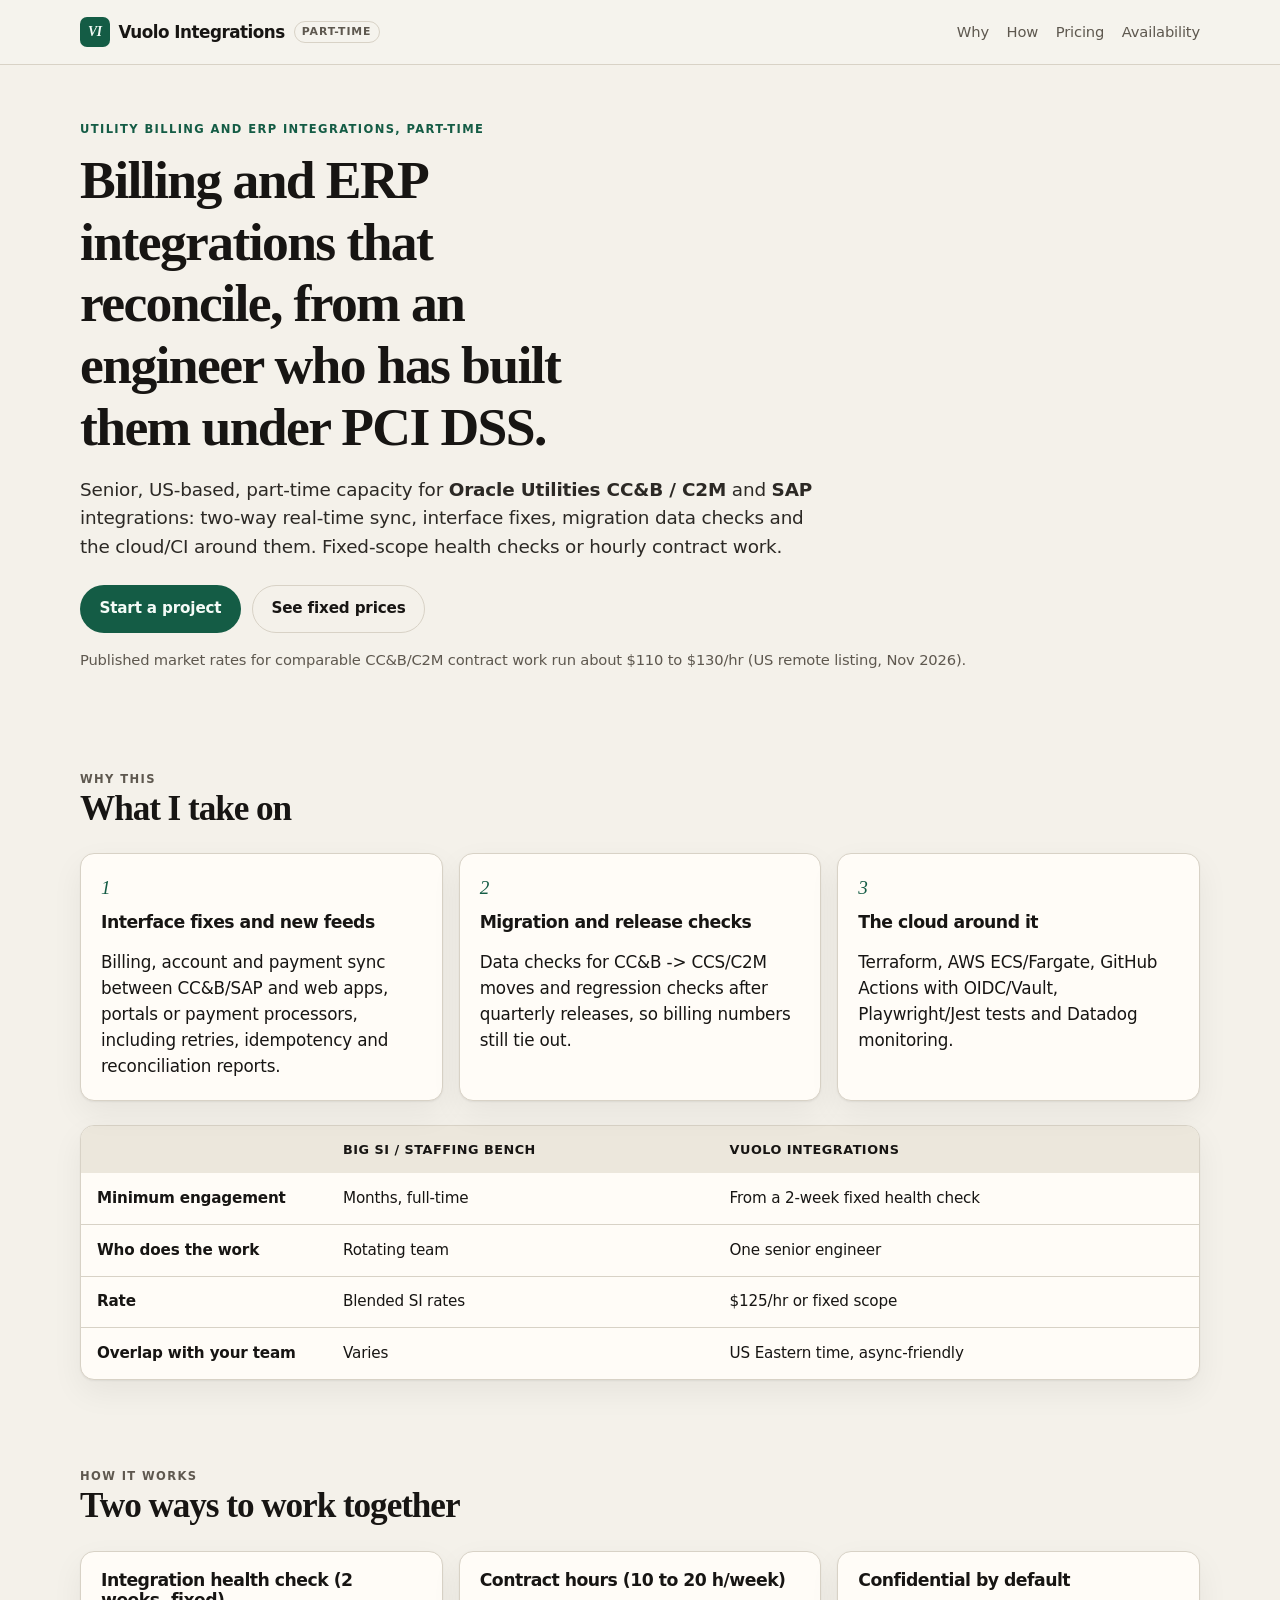
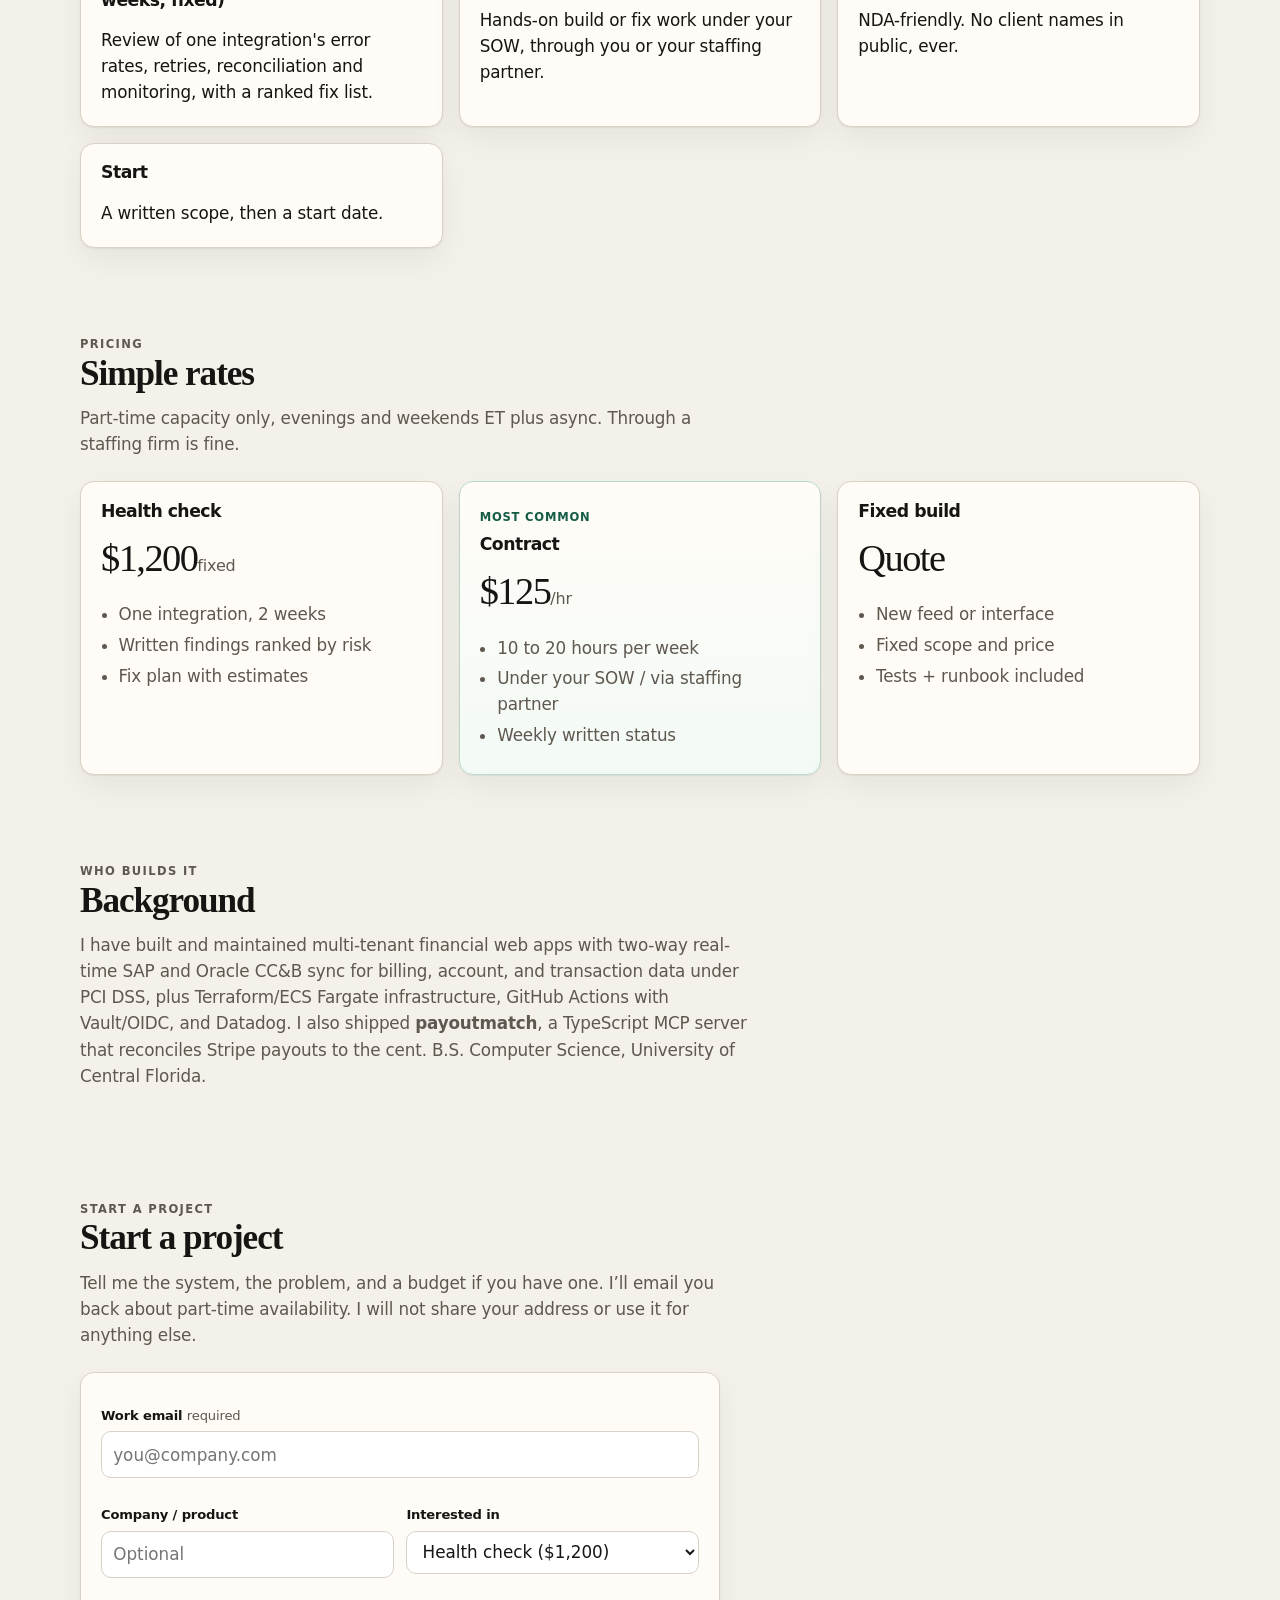
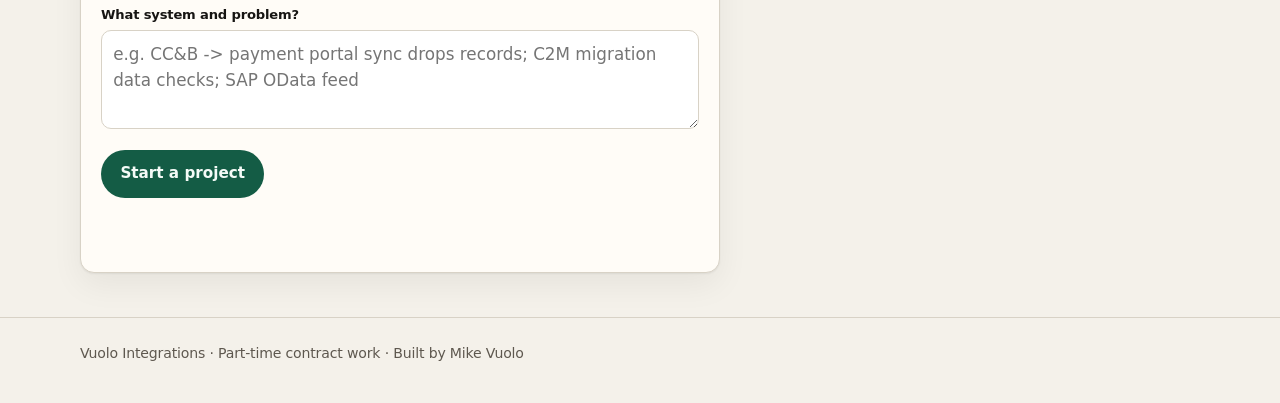
<file: integrations/index.html>
<!DOCTYPE html>
<html lang="en"><head><meta charset="utf-8"><meta name="viewport" content="width=device-width, initial-scale=1">
<title>Vuolo Integrations: part-time senior integration engineer for billing and ERP systems</title>
<meta name="description" content="Part-time senior integration engineer for Oracle Utilities CC&amp;B / C2M, SAP and billing systems: fixed-scope health checks and hourly contract work."><link rel="stylesheet" href="styles.css"></head>
<body>
<a class="skip" href="#main">Skip to content</a>
<header class="site-header"><div class="wrap header-inner"><a class="wordmark" href="#top"><span class="mark" aria-hidden="true">VI</span>Vuolo Integrations<span class="proto">part-time</span></a>
<nav class="nav" aria-label="Page"><a href="#why">Why</a><a href="#how">How</a><a href="#pricing">Pricing</a><a href="#waitlist">Availability</a></nav></div></header>
<main id="main">
<section class="hero wrap" id="top"><p class="eyebrow">Utility billing and ERP integrations, part-time</p><h1>Billing and ERP integrations that reconcile, from an engineer who has built them under PCI DSS.</h1><p class="lede">Senior, US-based, part-time capacity for <strong>Oracle Utilities CC&amp;B / C2M</strong> and <strong>SAP</strong> integrations: two-way real-time sync, interface fixes, migration data checks and the cloud/CI around them. Fixed-scope health checks or hourly contract work.</p>
<div class="hero-actions"><a class="btn btn-primary" href="#waitlist">Start a project</a><a class="btn btn-ghost" href="#pricing">See fixed prices</a></div>
<p class="hero-note">Published market rates for comparable CC&amp;B/C2M contract work run about $110 to $130/hr (US remote listing, Nov 2026).</p></section>
<section class="wrap section" id="why"><div class="section-head"><p class="eyebrow">Why this</p><h2>What I take on</h2></div><div class="why-grid"><article class="why-card"><p class="why-kicker">1</p><h3>Interface fixes and new feeds</h3><p>Billing, account and payment sync between CC&B/SAP and web apps, portals or payment processors, including retries, idempotency and reconciliation reports.</p></article><article class="why-card"><p class="why-kicker">2</p><h3>Migration and release checks</h3><p>Data checks for CC&B -> CCS/C2M moves and regression checks after quarterly releases, so billing numbers still tie out.</p></article><article class="why-card"><p class="why-kicker">3</p><h3>The cloud around it</h3><p>Terraform, AWS ECS/Fargate, GitHub Actions with OIDC/Vault, Playwright/Jest tests and Datadog monitoring.</p></article></div>
<div class="compare" role="region" aria-label="Comparison"><table><thead><tr><th scope="col"></th><th scope="col">Big SI / staffing bench</th><th scope="col">Vuolo Integrations</th></tr></thead><tbody><tr><th scope="row">Minimum engagement</th><td>Months, full-time</td><td>From a 2-week fixed health check</td></tr><tr><th scope="row">Who does the work</th><td>Rotating team</td><td>One senior engineer</td></tr><tr><th scope="row">Rate</th><td>Blended SI rates</td><td>$125/hr or fixed scope</td></tr><tr><th scope="row">Overlap with your team</th><td>Varies</td><td>US Eastern time, async-friendly</td></tr></tbody></table></div></section>
<section class="wrap section" id="how"><div class="section-head"><p class="eyebrow">How it works</p><h2>Two ways to work together</h2></div><div class="tools"><article class="tool"><h3>Integration health check (2 weeks, fixed)</h3><p>Review of one integration&#x27;s error rates, retries, reconciliation and monitoring, with a ranked fix list.</p></article><article class="tool"><h3>Contract hours (10 to 20 h/week)</h3><p>Hands-on build or fix work under your SOW, through you or your staffing partner.</p></article><article class="tool"><h3>Confidential by default</h3><p>NDA-friendly. No client names in public, ever.</p></article><article class="tool"><h3>Start</h3><p>A written scope, then a start date.</p></article></div></section>
<section class="wrap section" id="pricing"><div class="section-head"><p class="eyebrow">Pricing</p><h2>Simple rates</h2><p>Part-time capacity only, evenings and weekends ET plus async. Through a staffing firm is fine.</p></div><div class="pricing"><article class="plan"><h3>Health check</h3><p class="price"><span class="amount">$1,200</span><span class="per">fixed</span></p><ul><li>One integration, 2 weeks</li><li>Written findings ranked by risk</li><li>Fix plan with estimates</li></ul></article><article class="plan plan-firm"><p class=plan-flag>Most common</p><h3>Contract</h3><p class="price"><span class="amount">$125</span><span class="per">/hr</span></p><ul><li>10 to 20 hours per week</li><li>Under your SOW / via staffing partner</li><li>Weekly written status</li></ul></article><article class="plan"><h3>Fixed build</h3><p class="price"><span class="amount">Quote</span><span class="per"></span></p><ul><li>New feed or interface</li><li>Fixed scope and price</li><li>Tests + runbook included</li></ul></article></div></section>
<section class="wrap section" id="proof"><div class="section-head"><p class="eyebrow">Who builds it</p><h2>Background</h2><p>I have built and maintained multi-tenant financial web apps with two-way real-time SAP and Oracle CC&amp;B sync for billing, account, and transaction data under PCI DSS, plus Terraform/ECS Fargate infrastructure, GitHub Actions with Vault/OIDC, and Datadog. I also shipped <strong>payoutmatch</strong>, a TypeScript MCP server that reconciles Stripe payouts to the cent. B.S. Computer Science, University of Central Florida.</p></div></section>
<section class="wrap section" id="waitlist"><div class="section-head"><p class="eyebrow">Start a project</p><h2>Start a project</h2><p>Tell me the system, the problem, and a budget if you have one. I’ll email you back about part-time availability. I will not share your address or use it for anything else.</p></div>
<form class="waitlist" id="waitlist-form" novalidate><div class="honeypot" aria-hidden="true">
<label for="wl-company-hp">Company</label>
<input id="wl-company-hp" name="_honey" type="text" tabindex="-1" autocomplete="off">
</div>
<div class="field"><label for="wl-email">Work email <span class="req">required</span></label><input id="wl-email" name="email" type="email" required placeholder="you@company.com"></div>
<div class="field-row"><div class="field"><label for="wl-name">Company / product</label><input id="wl-name" name="company" type="text" placeholder="Optional"></div>
<div class="field"><label for="wl-plan">Interested in</label><select id="wl-plan" name="plan"><option value="Health check ($1,200)">Health check ($1,200)</option><option value="Contract hours ($125/hr)">Contract hours ($125/hr)</option><option value="Fixed build (quote)">Fixed build (quote)</option></select></div></div>
<div class="field"><label for="wl-note">What system and problem?</label><textarea id="wl-note" name="note" rows="3" placeholder="e.g. CC&amp;B -&gt; payment portal sync drops records; C2M migration data checks; SAP OData feed"></textarea></div>
<div class="form-actions"><button type="submit" class="btn btn-primary" id="wl-submit">Start a project</button></div>
<p class="form-msg" id="form-msg" role="status"></p></form></section>
</main><footer class="site-footer"><div class="wrap footer-inner"><p>Vuolo Integrations · Part-time contract work · Built by Mike Vuolo</p></div></footer>
<script src="app.js"></script></body></html>
</file>
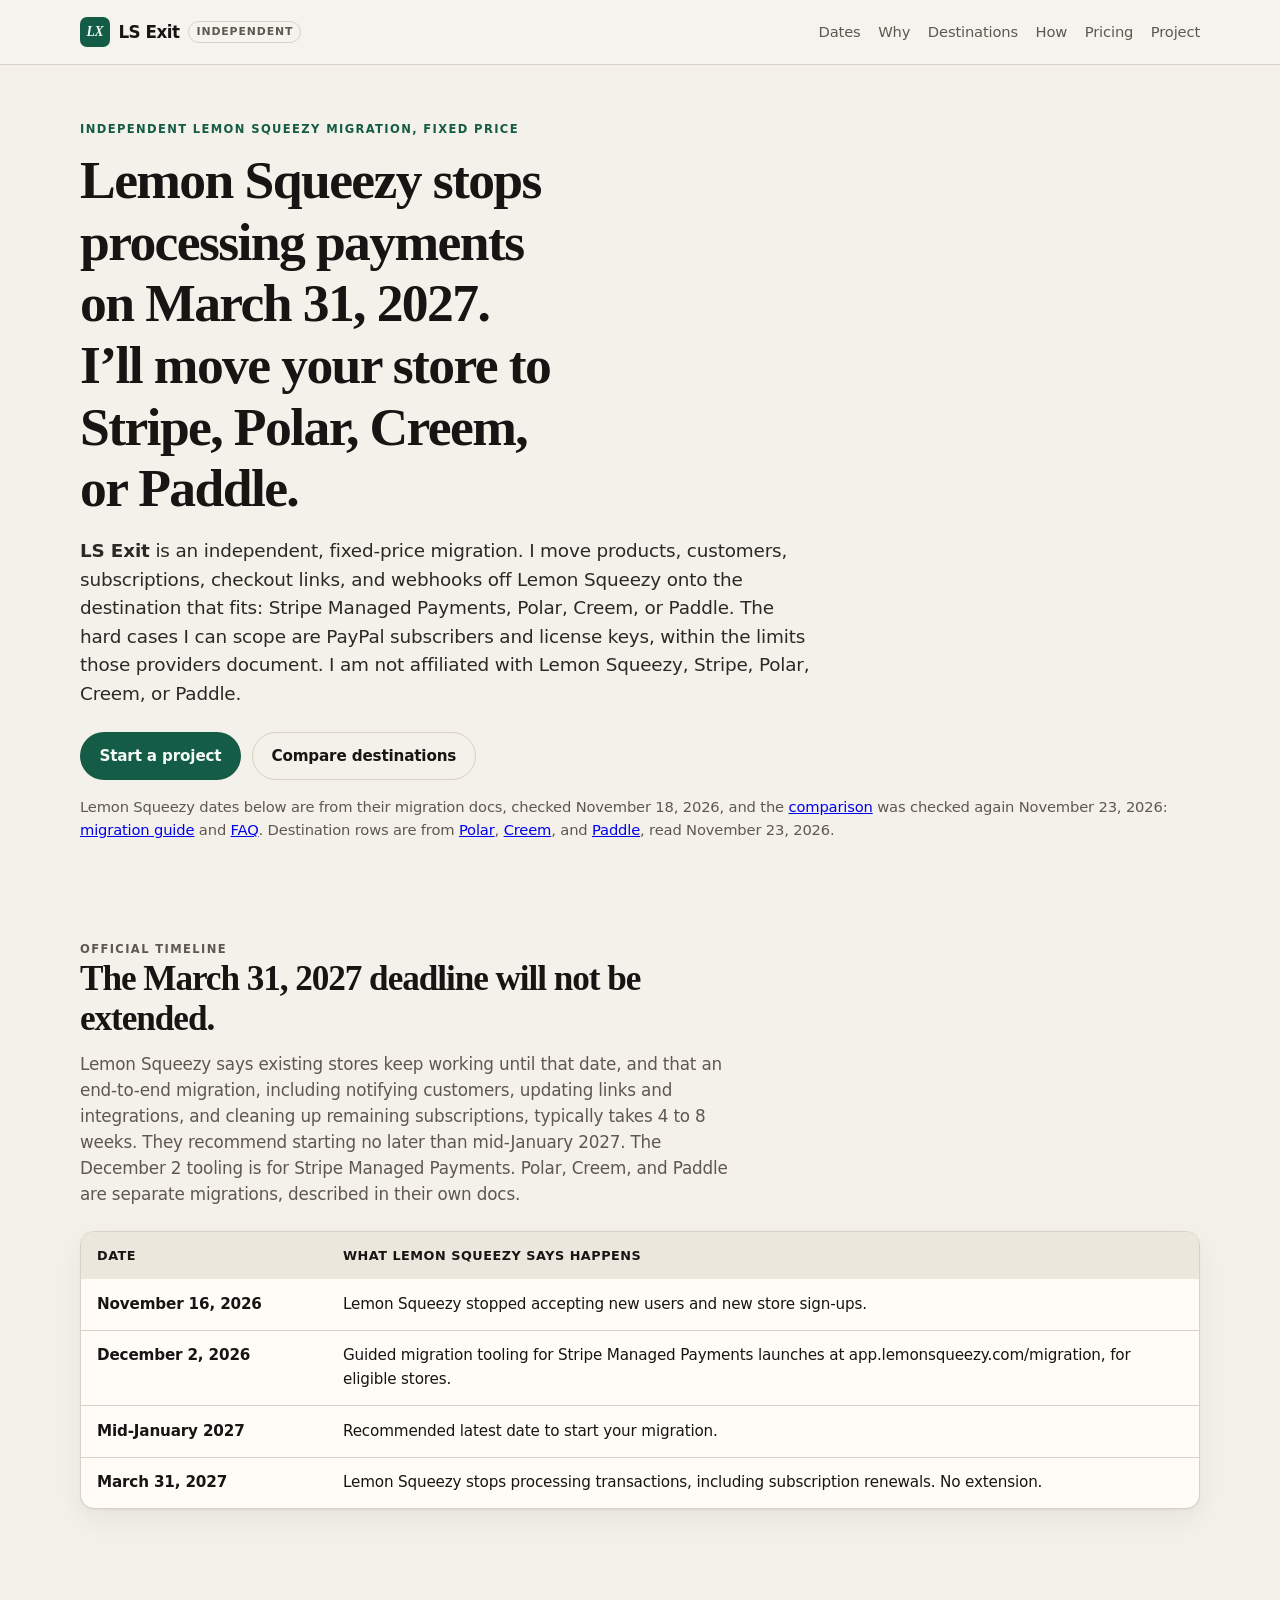
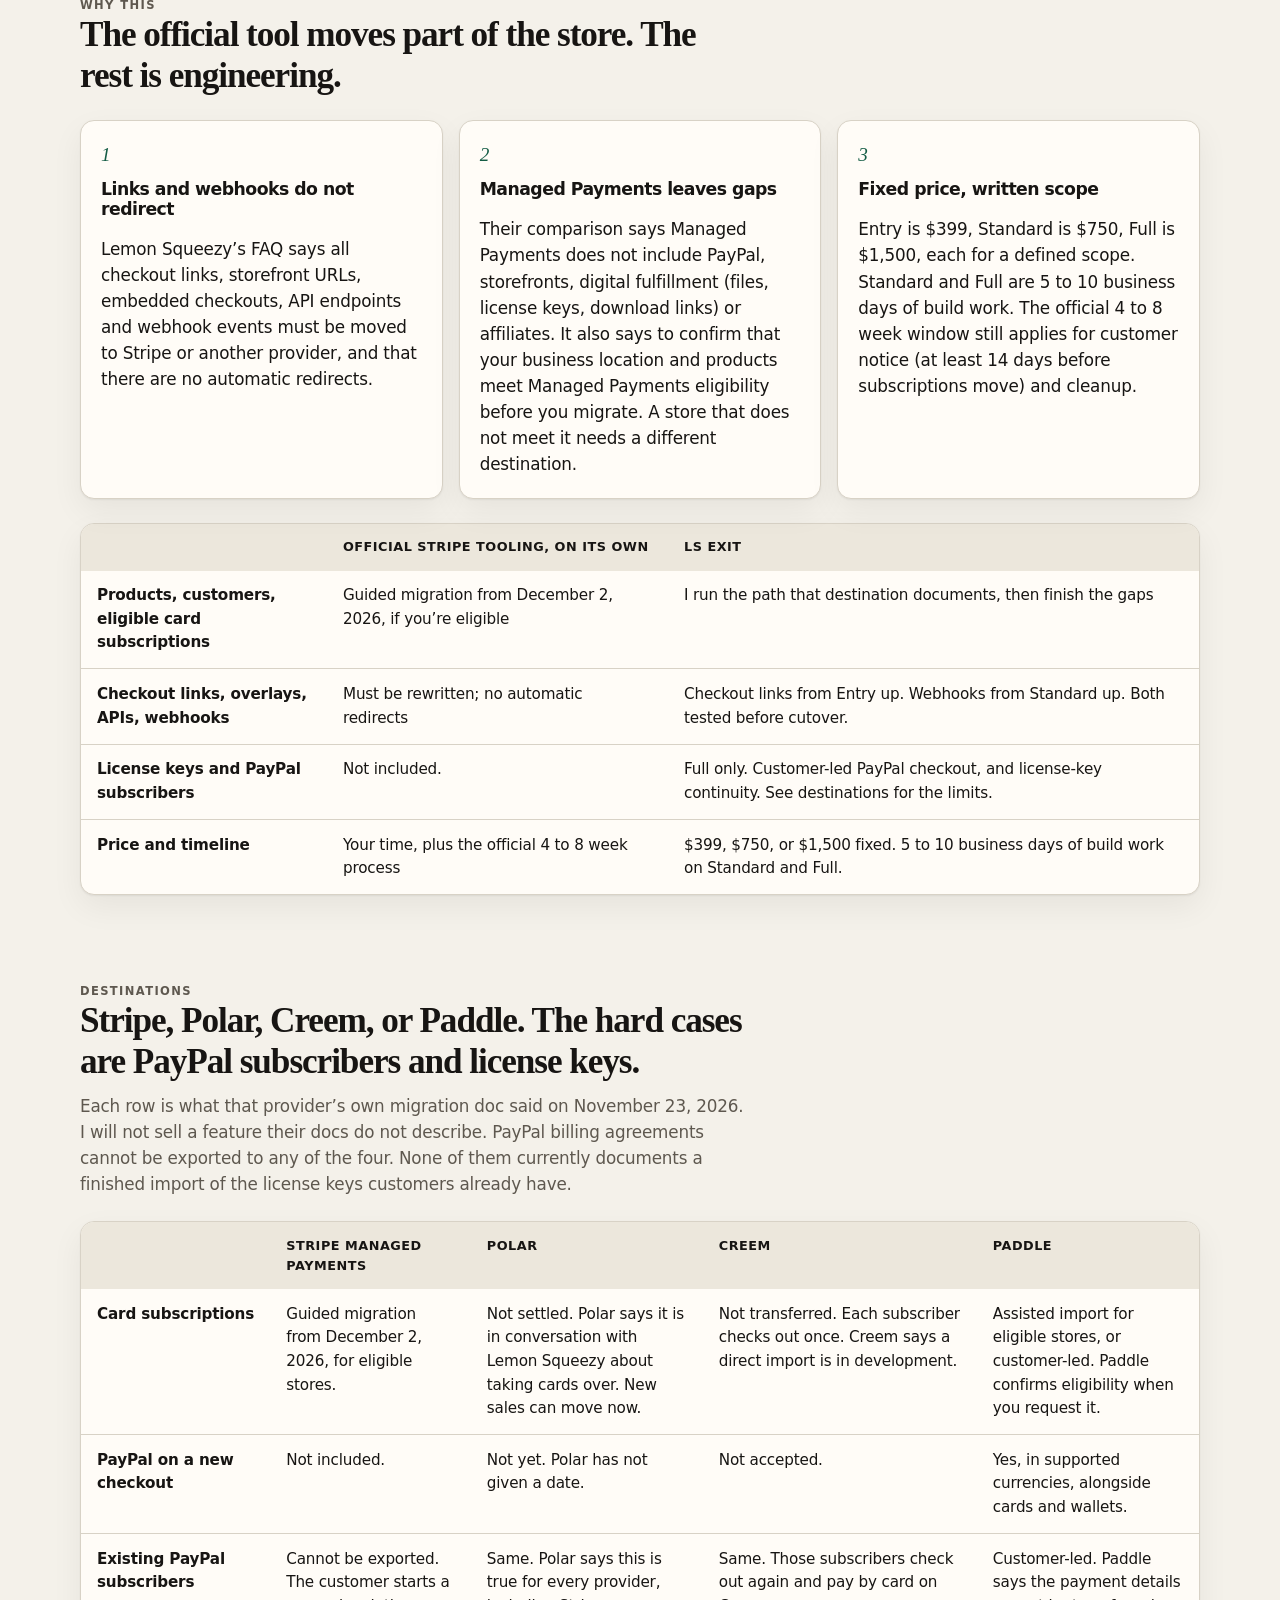
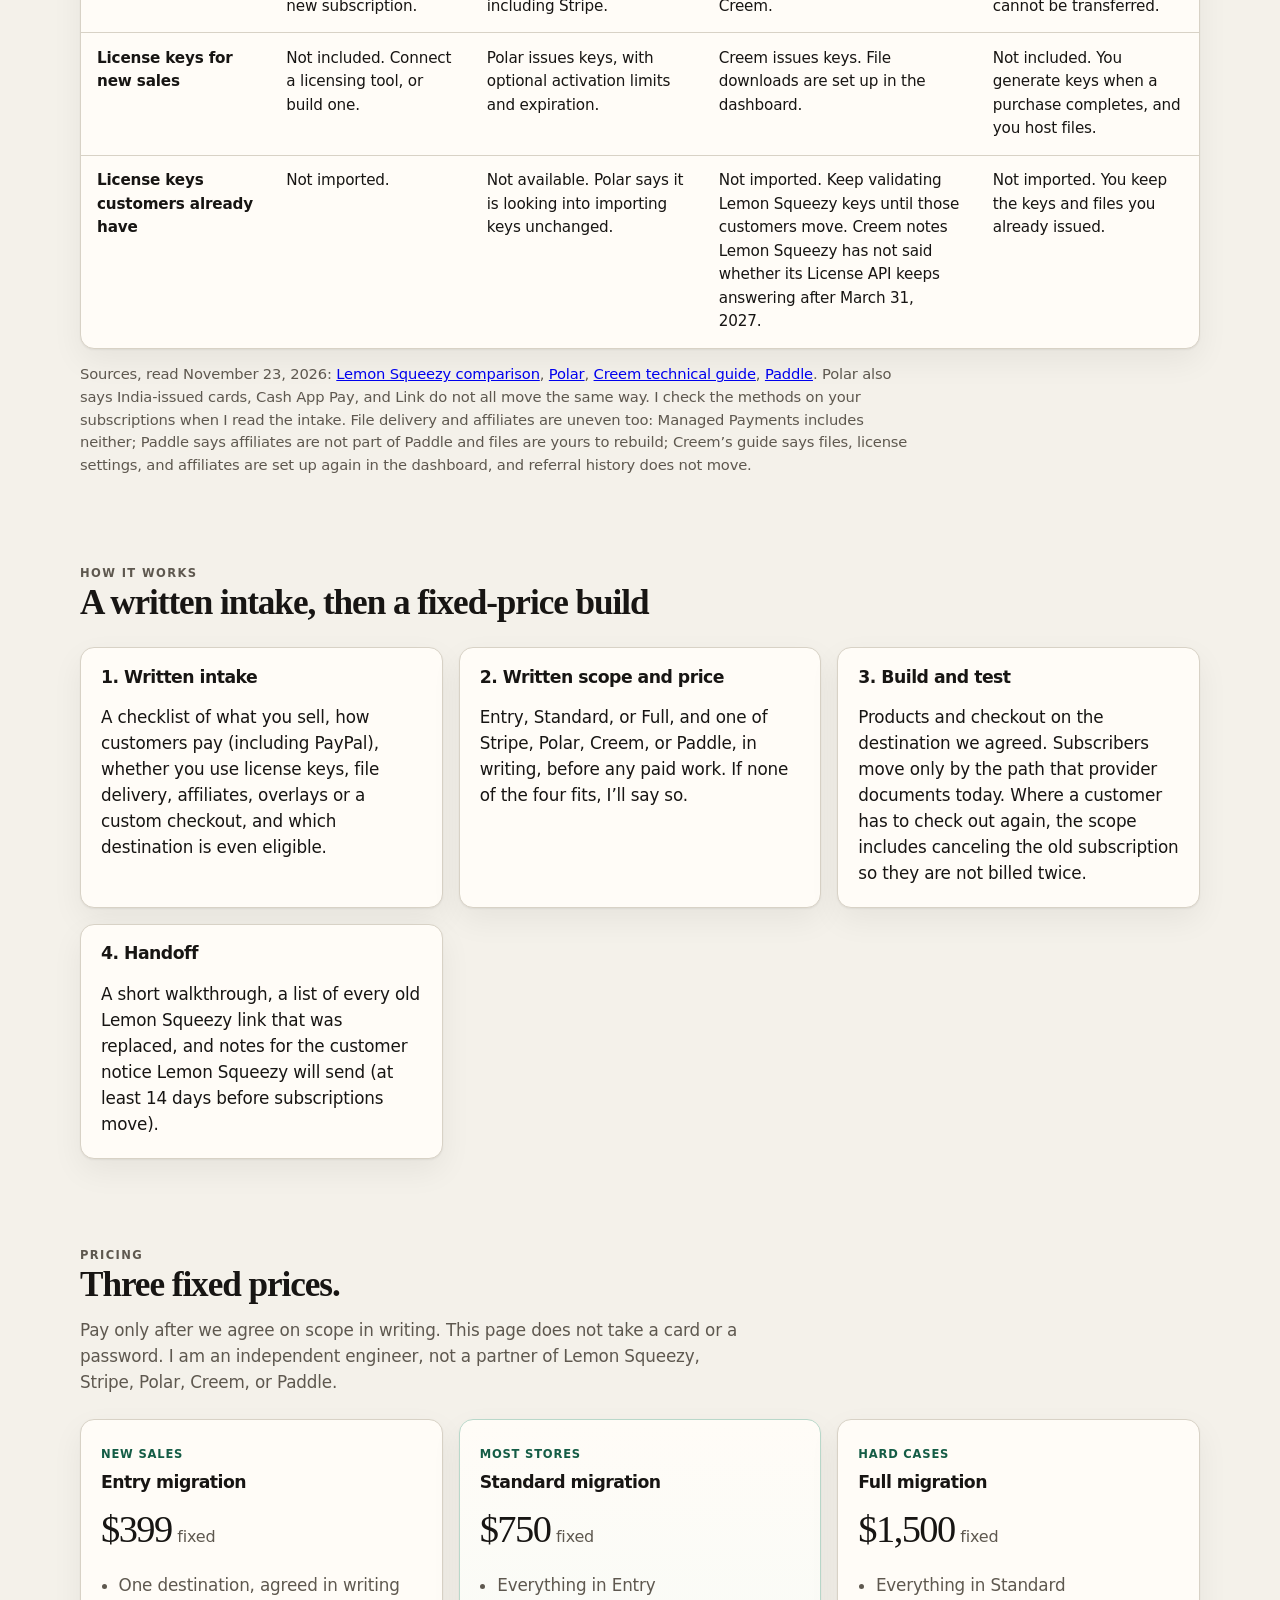
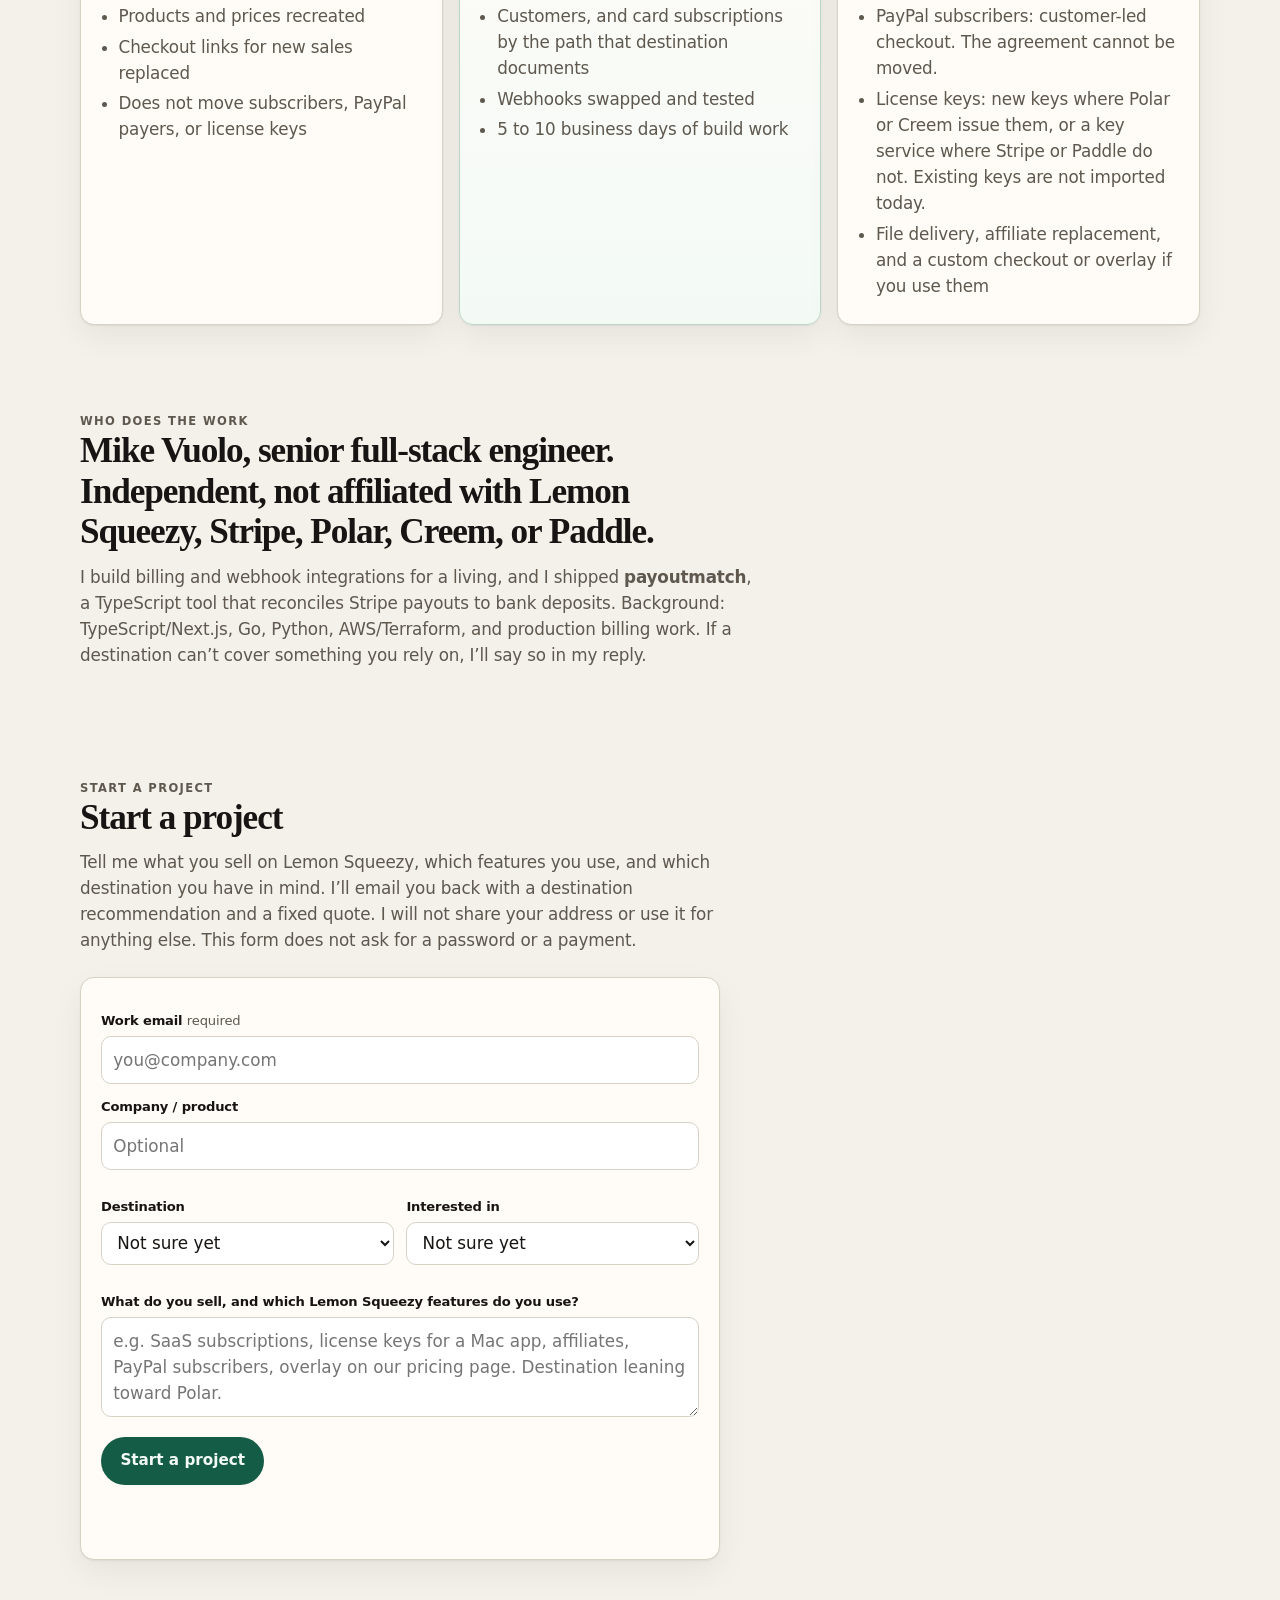
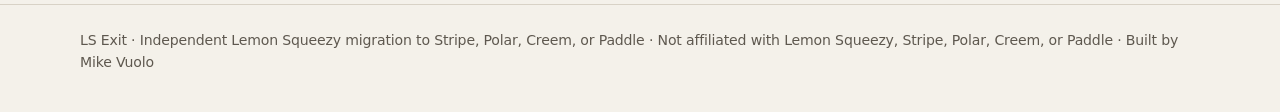
<file: lsmigrate/index.html>
<!DOCTYPE html>
<html lang="en">
<head>
<meta charset="utf-8">
<meta name="viewport" content="width=device-width, initial-scale=1">
<title>LS Exit: Lemon Squeezy migration to Stripe, Polar, Creem, or Paddle</title>
<meta name="description" content="Independent, fixed-price Lemon Squeezy migration to Stripe, Polar, Creem, or Paddle. PayPal subscribers and license keys are scoped in writing. $399, $750, or $1,500. Not affiliated with any of them.">
<link rel="stylesheet" href="styles.css">
</head>
<body>
<a class="skip" href="#main">Skip to content</a>
<header class="site-header">
<div class="wrap header-inner">
<a class="wordmark" href="#top"><span class="mark" aria-hidden="true">LX</span>LS Exit<span class="proto">independent</span></a>
<nav class="nav" aria-label="Page"><a href="#dates">Dates</a><a href="#why">Why</a><a href="#destinations">Destinations</a><a href="#how">How</a><a href="#pricing">Pricing</a><a href="#waitlist">Project</a></nav>
</div>
</header>
<main id="main">
<section class="hero wrap" id="top">
<p class="eyebrow">Independent Lemon Squeezy migration, fixed price</p>
<h1>Lemon Squeezy stops processing payments on March 31, 2027. I’ll move your store to Stripe, Polar, Creem, or Paddle.</h1>
<p class="lede"><strong>LS Exit</strong> is an independent, fixed-price migration. I move products, customers, subscriptions, checkout links, and webhooks off Lemon Squeezy onto the destination that fits: Stripe Managed Payments, Polar, Creem, or Paddle. The hard cases I can scope are PayPal subscribers and license keys, within the limits those providers document. I am not affiliated with Lemon Squeezy, Stripe, Polar, Creem, or Paddle.</p>
<div class="hero-actions"><a class="btn btn-primary" href="#waitlist">Start a project</a><a class="btn btn-ghost" href="#destinations">Compare destinations</a></div>
<p class="hero-note">Lemon Squeezy dates below are from their migration docs, checked November 18, 2026, and the <a href="https://docs.lemonsqueezy.com/migration/comparison">comparison</a> was checked again November 23, 2026: <a href="https://docs.lemonsqueezy.com/migration">migration guide</a> and <a href="https://docs.lemonsqueezy.com/migration/faq">FAQ</a>. Destination rows are from <a href="https://polar.sh/docs/migrate-lemon-squeezy">Polar</a>, <a href="https://docs.creem.io/getting-started/migrate/lemon-squeezy/technical-guide">Creem</a>, and <a href="https://developer.paddle.com/migrate/other-platforms/lemon-squeezy/">Paddle</a>, read November 23, 2026.</p>
</section>

<section class="wrap section" id="dates">
<div class="section-head">
<p class="eyebrow">Official timeline</p>
<h2>The March 31, 2027 deadline will not be extended.</h2>
<p>Lemon Squeezy says existing stores keep working until that date, and that an end-to-end migration, including notifying customers, updating links and integrations, and cleaning up remaining subscriptions, typically takes 4 to 8 weeks. They recommend starting no later than mid-January 2027. The December 2 tooling is for Stripe Managed Payments. Polar, Creem, and Paddle are separate migrations, described in their own docs.</p>
</div>
<div class="compare" role="region" aria-label="Official Lemon Squeezy dates">
<table>
<thead><tr><th scope="col">Date</th><th scope="col">What Lemon Squeezy says happens</th></tr></thead>
<tbody>
<tr><th scope="row">November 16, 2026</th><td>Lemon Squeezy stopped accepting new users and new store sign-ups.</td></tr>
<tr><th scope="row">December 2, 2026</th><td>Guided migration tooling for Stripe Managed Payments launches at app.lemonsqueezy.com/migration, for eligible stores.</td></tr>
<tr><th scope="row">Mid-January 2027</th><td>Recommended latest date to start your migration.</td></tr>
<tr><th scope="row">March 31, 2027</th><td>Lemon Squeezy stops processing transactions, including subscription renewals. No extension.</td></tr>
</tbody>
</table>
</div>
</section>

<section class="wrap section" id="why">
<div class="section-head">
<p class="eyebrow">Why this</p>
<h2>The official tool moves part of the store. The rest is engineering.</h2>
</div>
<div class="why-grid">
<article class="why-card"><p class="why-kicker">1</p><h3>Links and webhooks do not redirect</h3><p>Lemon Squeezy’s FAQ says all checkout links, storefront URLs, embedded checkouts, API endpoints and webhook events must be moved to Stripe or another provider, and that there are no automatic redirects.</p></article>
<article class="why-card"><p class="why-kicker">2</p><h3>Managed Payments leaves gaps</h3><p>Their comparison says Managed Payments does not include PayPal, storefronts, digital fulfillment (files, license keys, download links) or affiliates. It also says to confirm that your business location and products meet Managed Payments eligibility before you migrate. A store that does not meet it needs a different destination.</p></article>
<article class="why-card"><p class="why-kicker">3</p><h3>Fixed price, written scope</h3><p>Entry is $399, Standard is $750, Full is $1,500, each for a defined scope. Standard and Full are 5 to 10 business days of build work. The official 4 to 8 week window still applies for customer notice (at least 14 days before subscriptions move) and cleanup.</p></article>
</div>
<div class="compare" role="region" aria-label="What the official Stripe tool covers vs LS Exit">
<table>
<thead><tr><th scope="col"></th><th scope="col">Official Stripe tooling, on its own</th><th scope="col">LS Exit</th></tr></thead>
<tbody>
<tr><th scope="row">Products, customers, eligible card subscriptions</th><td>Guided migration from December 2, 2026, if you’re eligible</td><td>I run the path that destination documents, then finish the gaps</td></tr>
<tr><th scope="row">Checkout links, overlays, APIs, webhooks</th><td>Must be rewritten; no automatic redirects</td><td>Checkout links from Entry up. Webhooks from Standard up. Both tested before cutover.</td></tr>
<tr><th scope="row">License keys and PayPal subscribers</th><td>Not included.</td><td>Full only. Customer-led PayPal checkout, and license-key continuity. See destinations for the limits.</td></tr>
<tr><th scope="row">Price and timeline</th><td>Your time, plus the official 4 to 8 week process</td><td>$399, $750, or $1,500 fixed. 5 to 10 business days of build work on Standard and Full.</td></tr>
</tbody>
</table>
</div>
</section>

<section class="wrap section" id="destinations">
<div class="section-head">
<p class="eyebrow">Destinations</p>
<h2>Stripe, Polar, Creem, or Paddle. The hard cases are PayPal subscribers and license keys.</h2>
<p>Each row is what that provider’s own migration doc said on November 23, 2026. I will not sell a feature their docs do not describe. PayPal billing agreements cannot be exported to any of the four. None of them currently documents a finished import of the license keys customers already have.</p>
</div>
<div class="compare compare-wide" role="region" aria-label="Migration destinations compared from provider docs">
<table>
<thead>
<tr>
<th scope="col"></th>
<th scope="col">Stripe Managed Payments</th>
<th scope="col">Polar</th>
<th scope="col">Creem</th>
<th scope="col">Paddle</th>
</tr>
</thead>
<tbody>
<tr>
<th scope="row">Card subscriptions</th>
<td>Guided migration from December 2, 2026, for eligible stores.</td>
<td>Not settled. Polar says it is in conversation with Lemon Squeezy about taking cards over. New sales can move now.</td>
<td>Not transferred. Each subscriber checks out once. Creem says a direct import is in development.</td>
<td>Assisted import for eligible stores, or customer-led. Paddle confirms eligibility when you request it.</td>
</tr>
<tr>
<th scope="row">PayPal on a new checkout</th>
<td>Not included.</td>
<td>Not yet. Polar has not given a date.</td>
<td>Not accepted.</td>
<td>Yes, in supported currencies, alongside cards and wallets.</td>
</tr>
<tr>
<th scope="row">Existing PayPal subscribers</th>
<td>Cannot be exported. The customer starts a new subscription.</td>
<td>Same. Polar says this is true for every provider, including Stripe.</td>
<td>Same. Those subscribers check out again and pay by card on Creem.</td>
<td>Customer-led. Paddle says the payment details cannot be transferred.</td>
</tr>
<tr>
<th scope="row">License keys for new sales</th>
<td>Not included. Connect a licensing tool, or build one.</td>
<td>Polar issues keys, with optional activation limits and expiration.</td>
<td>Creem issues keys. File downloads are set up in the dashboard.</td>
<td>Not included. You generate keys when a purchase completes, and you host files.</td>
</tr>
<tr>
<th scope="row">License keys customers already have</th>
<td>Not imported.</td>
<td>Not available. Polar says it is looking into importing keys unchanged.</td>
<td>Not imported. Keep validating Lemon Squeezy keys until those customers move. Creem notes Lemon Squeezy has not said whether its License API keeps answering after March 31, 2027.</td>
<td>Not imported. You keep the keys and files you already issued.</td>
</tr>
</tbody>
</table>
</div>
<p class="source-note">Sources, read November 23, 2026: <a href="https://docs.lemonsqueezy.com/migration/comparison">Lemon Squeezy comparison</a>, <a href="https://polar.sh/docs/migrate-lemon-squeezy">Polar</a>, <a href="https://docs.creem.io/getting-started/migrate/lemon-squeezy/technical-guide">Creem technical guide</a>, <a href="https://developer.paddle.com/migrate/other-platforms/lemon-squeezy/">Paddle</a>. Polar also says India-issued cards, Cash App Pay, and Link do not all move the same way. I check the methods on your subscriptions when I read the intake. File delivery and affiliates are uneven too: Managed Payments includes neither; Paddle says affiliates are not part of Paddle and files are yours to rebuild; Creem’s guide says files, license settings, and affiliates are set up again in the dashboard, and referral history does not move.</p>
</section>

<section class="wrap section" id="how">
<div class="section-head">
<p class="eyebrow">How it works</p>
<h2>A written intake, then a fixed-price build</h2>
</div>
<div class="tools">
<article class="tool"><h3>1. Written intake</h3><p>A checklist of what you sell, how customers pay (including PayPal), whether you use license keys, file delivery, affiliates, overlays or a custom checkout, and which destination is even eligible.</p></article>
<article class="tool"><h3>2. Written scope and price</h3><p>Entry, Standard, or Full, and one of Stripe, Polar, Creem, or Paddle, in writing, before any paid work. If none of the four fits, I’ll say so.</p></article>
<article class="tool"><h3>3. Build and test</h3><p>Products and checkout on the destination we agreed. Subscribers move only by the path that provider documents today. Where a customer has to check out again, the scope includes canceling the old subscription so they are not billed twice.</p></article>
<article class="tool"><h3>4. Handoff</h3><p>A short walkthrough, a list of every old Lemon Squeezy link that was replaced, and notes for the customer notice Lemon Squeezy will send (at least 14 days before subscriptions move).</p></article>
</div>
</section>

<section class="wrap section" id="pricing">
<div class="section-head">
<p class="eyebrow">Pricing</p>
<h2>Three fixed prices.</h2>
<p>Pay only after we agree on scope in writing. This page does not take a card or a password. I am an independent engineer, not a partner of Lemon Squeezy, Stripe, Polar, Creem, or Paddle.</p>
</div>
<div class="pricing">
<article class="plan">
<p class="plan-flag">New sales</p>
<h3>Entry migration</h3>
<p class="price"><span class="amount">$399</span><span class="per">fixed</span></p>
<ul>
<li>One destination, agreed in writing</li>
<li>Products and prices recreated</li>
<li>Checkout links for new sales replaced</li>
<li>Does not move subscribers, PayPal payers, or license keys</li>
</ul>
</article>
<article class="plan plan-firm">
<p class="plan-flag">Most stores</p>
<h3>Standard migration</h3>
<p class="price"><span class="amount">$750</span><span class="per">fixed</span></p>
<ul>
<li>Everything in Entry</li>
<li>Customers, and card subscriptions by the path that destination documents</li>
<li>Webhooks swapped and tested</li>
<li>5 to 10 business days of build work</li>
</ul>
</article>
<article class="plan">
<p class="plan-flag">Hard cases</p>
<h3>Full migration</h3>
<p class="price"><span class="amount">$1,500</span><span class="per">fixed</span></p>
<ul>
<li>Everything in Standard</li>
<li>PayPal subscribers: customer-led checkout. The agreement cannot be moved.</li>
<li>License keys: new keys where Polar or Creem issue them, or a key service where Stripe or Paddle do not. Existing keys are not imported today.</li>
<li>File delivery, affiliate replacement, and a custom checkout or overlay if you use them</li>
</ul>
</article>
</div>
</section>

<section class="wrap section" id="proof">
<div class="section-head">
<p class="eyebrow">Who does the work</p>
<h2>Mike Vuolo, senior full-stack engineer. Independent, not affiliated with Lemon Squeezy, Stripe, Polar, Creem, or Paddle.</h2>
<p>I build billing and webhook integrations for a living, and I shipped <strong>payoutmatch</strong>, a TypeScript tool that reconciles Stripe payouts to bank deposits. Background: TypeScript/Next.js, Go, Python, AWS/Terraform, and production billing work. If a destination can’t cover something you rely on, I’ll say so in my reply.</p>
</div>
</section>

<section class="wrap section" id="waitlist">
<div class="section-head">
<p class="eyebrow">Start a project</p>
<h2>Start a project</h2>
<p>Tell me what you sell on Lemon Squeezy, which features you use, and which destination you have in mind. I’ll email you back with a destination recommendation and a fixed quote. I will not share your address or use it for anything else. This form does not ask for a password or a payment.</p>
</div>
<form class="waitlist" id="waitlist-form" novalidate>
<div class="honeypot" aria-hidden="true">
<label for="wl-company-hp">Company</label>
<input id="wl-company-hp" name="_honey" type="text" tabindex="-1" autocomplete="off">
</div>
<div class="field"><label for="wl-email">Work email <span class="req">required</span></label><input id="wl-email" name="email" type="email" required autocomplete="email" placeholder="you@company.com"></div>
<div class="field"><label for="wl-name">Company / product</label><input id="wl-name" name="company" type="text" autocomplete="organization" placeholder="Optional"></div>
<div class="field-row">
<div class="field"><label for="wl-destination">Destination</label>
<select id="wl-destination" name="destination">
<option value="Not sure yet">Not sure yet</option>
<option value="Stripe Managed Payments">Stripe Managed Payments</option>
<option value="Polar">Polar</option>
<option value="Creem">Creem</option>
<option value="Paddle">Paddle</option>
</select>
</div>
<div class="field"><label for="wl-plan">Interested in</label>
<select id="wl-plan" name="plan">
<option value="Not sure yet">Not sure yet</option>
<option value="Entry migration ($399)">Entry migration ($399)</option>
<option value="Standard migration ($750)">Standard migration ($750)</option>
<option value="Full migration ($1,500)">Full migration ($1,500)</option>
</select>
</div>
</div>
<div class="field"><label for="wl-note">What do you sell, and which Lemon Squeezy features do you use?</label><textarea id="wl-note" name="note" rows="3" placeholder="e.g. SaaS subscriptions, license keys for a Mac app, affiliates, PayPal subscribers, overlay on our pricing page. Destination leaning toward Polar."></textarea></div>
<div class="form-actions"><button type="submit" class="btn btn-primary" id="wl-submit">Start a project</button></div>
<p class="form-msg" id="form-msg" role="status"></p>
</form>
</section>
</main>
<footer class="site-footer">
<div class="wrap footer-inner">
<p>LS Exit · Independent Lemon Squeezy migration to Stripe, Polar, Creem, or Paddle · Not affiliated with Lemon Squeezy, Stripe, Polar, Creem, or Paddle · Built by Mike Vuolo</p>
</div>
</footer>
<script src="app.js"></script>
</body>
</html>
</file>
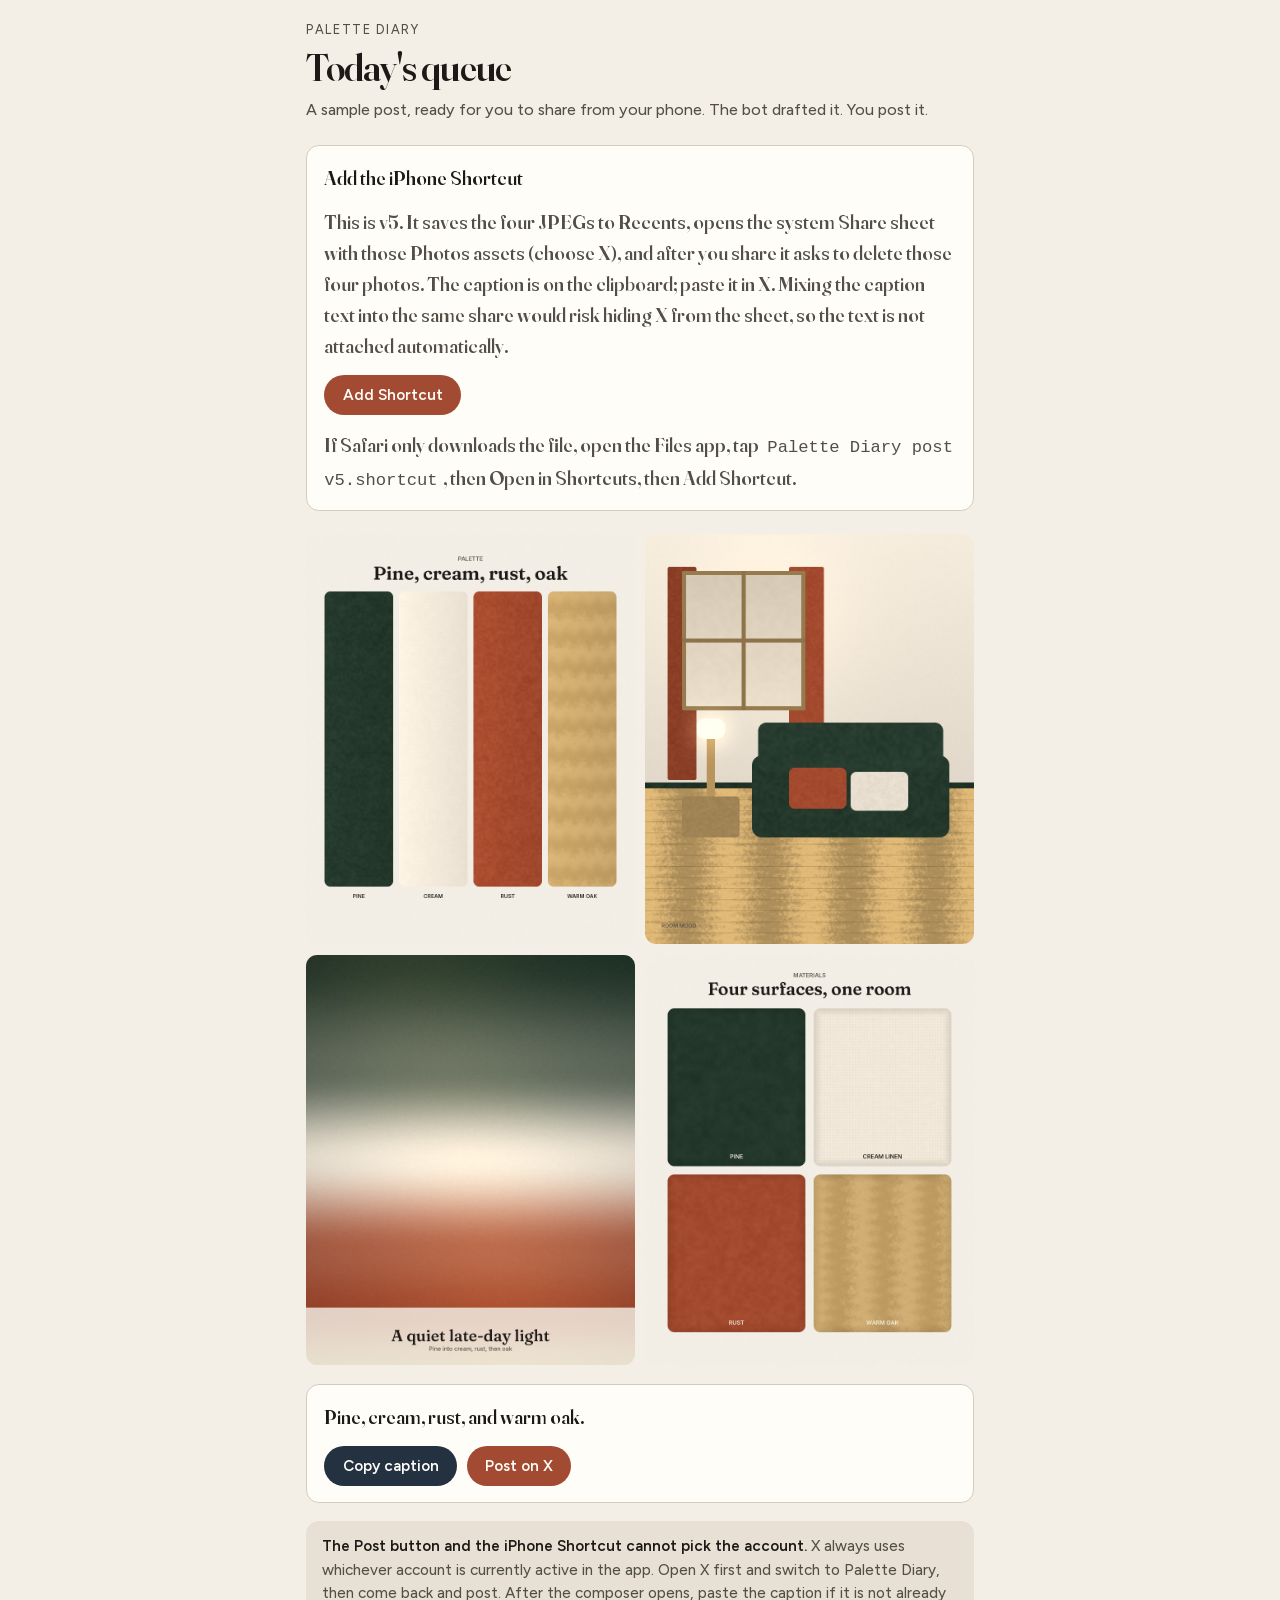
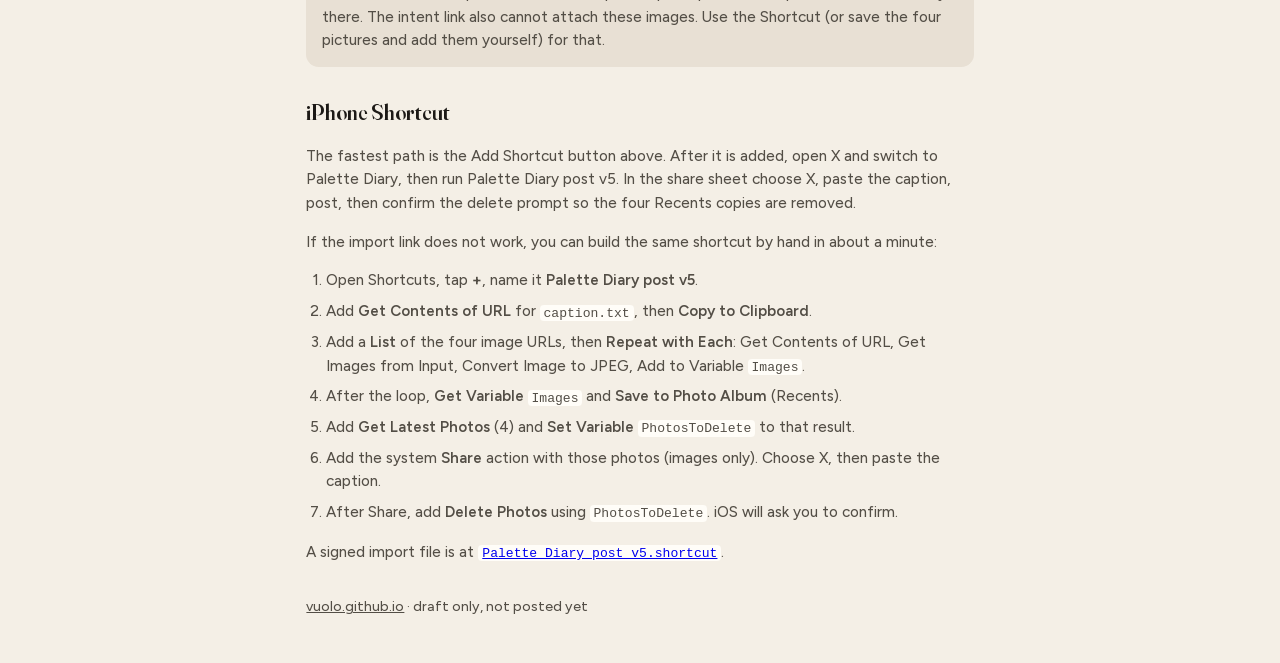
<file: palette-queue/index.html>
<!DOCTYPE html>
<html lang="en">
<head>
  <meta charset="utf-8">
  <meta name="viewport" content="width=device-width, initial-scale=1">
  <meta name="robots" content="noindex">
  <title>Palette Diary queue</title>
  <style>
    @font-face {
      font-family: Fraunces;
      src: url("/fonts/fraunces.woff2") format("woff2");
      font-weight: 500 700;
      font-style: normal;
      font-display: swap;
    }
    @font-face {
      font-family: Figtree;
      src: url("/fonts/figtree.woff2") format("woff2");
      font-weight: 400;
      font-style: normal;
      font-display: swap;
    }
    @font-face {
      font-family: Figtree;
      src: url("/fonts/figtree-semibold.woff2") format("woff2");
      font-weight: 600;
      font-style: normal;
      font-display: swap;
    }
    :root {
      --ink: #1c1916;
      --paper: #f4efe6;
      --paper-deep: #e8e0d4;
      --canal: #243140;
      --terracotta: #a34a32;
      --muted: #534e46;
      --rule: #d4cbbe;
      --white: #fffdf8;
      --serif: Fraunces, "Iowan Old Style", Palatino, serif;
      --sans: Figtree, "Helvetica Neue", Helvetica, Arial, sans-serif;
    }
    * { box-sizing: border-box; }
    html, body { margin: 0; padding: 0; }
    body {
      font-family: var(--sans);
      color: var(--ink);
      background: var(--paper);
      line-height: 1.55;
      -webkit-font-smoothing: antialiased;
    }
    .wrap { width: min(44rem, 100%); margin: 0 auto; padding: 1.25rem 1.15rem 3rem; }
    header { margin-bottom: 1.4rem; }
    .kicker {
      font-size: 0.8rem;
      letter-spacing: 0.12em;
      text-transform: uppercase;
      color: var(--muted);
      margin: 0 0 0.35rem;
    }
    h1 {
      font-family: var(--serif);
      font-weight: 600;
      font-size: clamp(1.8rem, 5vw, 2.4rem);
      letter-spacing: -0.02em;
      line-height: 1.15;
      margin: 0 0 0.5rem;
    }
    .lede { color: var(--muted); margin: 0; }
    .grid {
      display: grid;
      grid-template-columns: 1fr 1fr;
      gap: 0.65rem;
      margin: 1.4rem 0 1.2rem;
    }
    .grid a { display: block; }
    .grid img {
      display: block;
      width: 100%;
      height: auto;
      border-radius: 0.7rem;
      background: var(--paper-deep);
    }
    .caption-box {
      background: var(--white);
      border: 1px solid var(--rule);
      border-radius: 0.8rem;
      padding: 1rem 1.05rem;
    }
    .caption-box p {
      font-family: var(--serif);
      font-size: 1.25rem;
      margin: 0 0 0.85rem;
    }
    .actions { display: flex; flex-wrap: wrap; gap: 0.6rem; }
    button, .btn {
      appearance: none;
      border: 0;
      border-radius: 999px;
      padding: 0.7rem 1.15rem;
      font: 600 0.95rem var(--sans);
      text-decoration: none;
      cursor: pointer;
      display: inline-flex;
      align-items: center;
      justify-content: center;
    }
    button {
      background: var(--canal);
      color: var(--white);
    }
    button:hover { filter: brightness(1.08); }
    .btn {
      background: var(--terracotta);
      color: var(--white);
    }
    .btn:hover { filter: brightness(1.05); color: var(--white); }
    .note, .steps {
      color: var(--muted);
      font-size: 0.95rem;
    }
    .note {
      background: var(--paper-deep);
      border-radius: 0.8rem;
      padding: 0.9rem 1rem;
      margin: 1.1rem 0;
    }
    .note strong { color: var(--ink); }
    h2 {
      font-family: var(--serif);
      font-size: 1.35rem;
      font-weight: 600;
      margin: 1.8rem 0 0.6rem;
    }
    ol { padding-left: 1.2rem; margin: 0.4rem 0 1rem; }
    li { margin: 0.45rem 0; }
    code, .mono {
      font-family: ui-monospace, SFMono-Regular, Menlo, Consolas, monospace;
      font-size: 0.86em;
      background: var(--white);
      padding: 0.05em 0.3em;
      border-radius: 0.25rem;
    }
    .toast {
      position: fixed;
      left: 50%;
      bottom: 1.2rem;
      transform: translateX(-50%) translateY(120%);
      background: var(--canal);
      color: var(--white);
      padding: 0.55rem 0.9rem;
      border-radius: 999px;
      font-size: 0.9rem;
      opacity: 0;
      transition: transform 0.25s ease, opacity 0.25s ease;
      pointer-events: none;
    }
    .toast.show { opacity: 1; transform: translateX(-50%) translateY(0); }
    footer { margin-top: 2rem; color: var(--muted); font-size: 0.88rem; }
    footer a { color: inherit; }
  </style>
</head>
<body>
  <div class="wrap">
    <header>
      <p class="kicker">Palette Diary</p>
      <h1>Today's queue</h1>
      <p class="lede">A sample post, ready for you to share from your phone. The bot drafted it. You post it.</p>
    </header>

    <div class="caption-box" style="margin-bottom:1.2rem">
      <p>Add the iPhone Shortcut</p>
      <p class="steps" style="margin:0 0 0.85rem">This is v5. It saves the four JPEGs to Recents, opens the system Share sheet with those Photos assets (choose X), and after you share it asks to delete those four photos. The caption is on the clipboard; paste it in X. Mixing the caption text into the same share would risk hiding X from the sheet, so the text is not attached automatically.</p>
      <div class="actions">
        <a class="btn" href="Palette%20Diary%20post%20v5.shortcut">Add Shortcut</a>
      </div>
      <p class="steps" style="margin:0.85rem 0 0">If Safari only downloads the file, open the Files app, tap <code>Palette Diary post v5.shortcut</code>, then Open in Shortcuts, then Add Shortcut.</p>
    </div>

    <div class="grid" id="images">
      <a href="01-swatches.jpg" download><img src="01-swatches.jpg" alt="Palette swatches: pine, cream, rust, and warm oak" width="1600" height="2000"></a>
      <a href="02-room-mood.jpg" download><img src="02-room-mood.jpg" alt="Simple room mood using the same four colors" width="1600" height="2000"></a>
      <a href="03-gradient.jpg" download><img src="03-gradient.jpg" alt="Soft gradient from pine into cream, rust, then oak" width="1600" height="2000"></a>
      <a href="04-materials.jpg" download><img src="04-materials.jpg" alt="Material board for pine, cream linen, rust, and warm oak" width="1600" height="2000"></a>
    </div>

    <div class="caption-box">
      <p id="caption">Pine, cream, rust, and warm oak.</p>
      <div class="actions">
        <button type="button" id="copy">Copy caption</button>
        <a class="btn" id="post" href="https://x.com/intent/post?text=Pine%2C%20cream%2C%20rust%2C%20and%20warm%20oak.">Post on X</a>
      </div>
    </div>

    <p class="note"><strong>The Post button and the iPhone Shortcut cannot pick the account.</strong> X always uses whichever account is currently active in the app. Open X first and switch to Palette Diary, then come back and post. After the composer opens, paste the caption if it is not already there. The intent link also cannot attach these images. Use the Shortcut (or save the four pictures and add them yourself) for that.</p>

    <h2>iPhone Shortcut</h2>
    <p class="steps">The fastest path is the Add Shortcut button above. After it is added, open X and switch to Palette Diary, then run Palette Diary post v5. In the share sheet choose X, paste the caption, post, then confirm the delete prompt so the four Recents copies are removed.</p>
    <p class="steps">If the import link does not work, you can build the same shortcut by hand in about a minute:</p>
    <ol class="steps">
      <li>Open Shortcuts, tap <strong>+</strong>, name it <strong>Palette Diary post v5</strong>.</li>
      <li>Add <strong>Get Contents of URL</strong> for <code>caption.txt</code>, then <strong>Copy to Clipboard</strong>.</li>
      <li>Add a <strong>List</strong> of the four image URLs, then <strong>Repeat with Each</strong>: Get Contents of URL, Get Images from Input, Convert Image to JPEG, Add to Variable <code>Images</code>.</li>
      <li>After the loop, <strong>Get Variable</strong> <code>Images</code> and <strong>Save to Photo Album</strong> (Recents).</li>
      <li>Add <strong>Get Latest Photos</strong> (4) and <strong>Set Variable</strong> <code>PhotosToDelete</code> to that result.</li>
      <li>Add the system <strong>Share</strong> action with those photos (images only). Choose X, then paste the caption.</li>
      <li>After Share, add <strong>Delete Photos</strong> using <code>PhotosToDelete</code>. iOS will ask you to confirm.</li>
    </ol>
    <p class="steps">A signed import file is at <a href="Palette%20Diary%20post%20v5.shortcut"><code>Palette Diary post v5.shortcut</code></a>.</p>

    <footer>
      <a href="https://vuolo.github.io/">vuolo.github.io</a>
      · draft only, not posted yet
    </footer>
  </div>
  <div class="toast" id="toast" role="status">Caption copied</div>
  <script>
    const caption = document.getElementById("caption").textContent.trim();
    const toast = document.getElementById("toast");
    document.getElementById("copy").addEventListener("click", async () => {
      try {
        await navigator.clipboard.writeText(caption);
        toast.textContent = "Caption copied";
      } catch (err) {
        toast.textContent = "Copy failed. Long-press the caption instead.";
      }
      toast.classList.add("show");
      setTimeout(() => toast.classList.remove("show"), 1800);
    });
  </script>
</body>
</html>
</file>
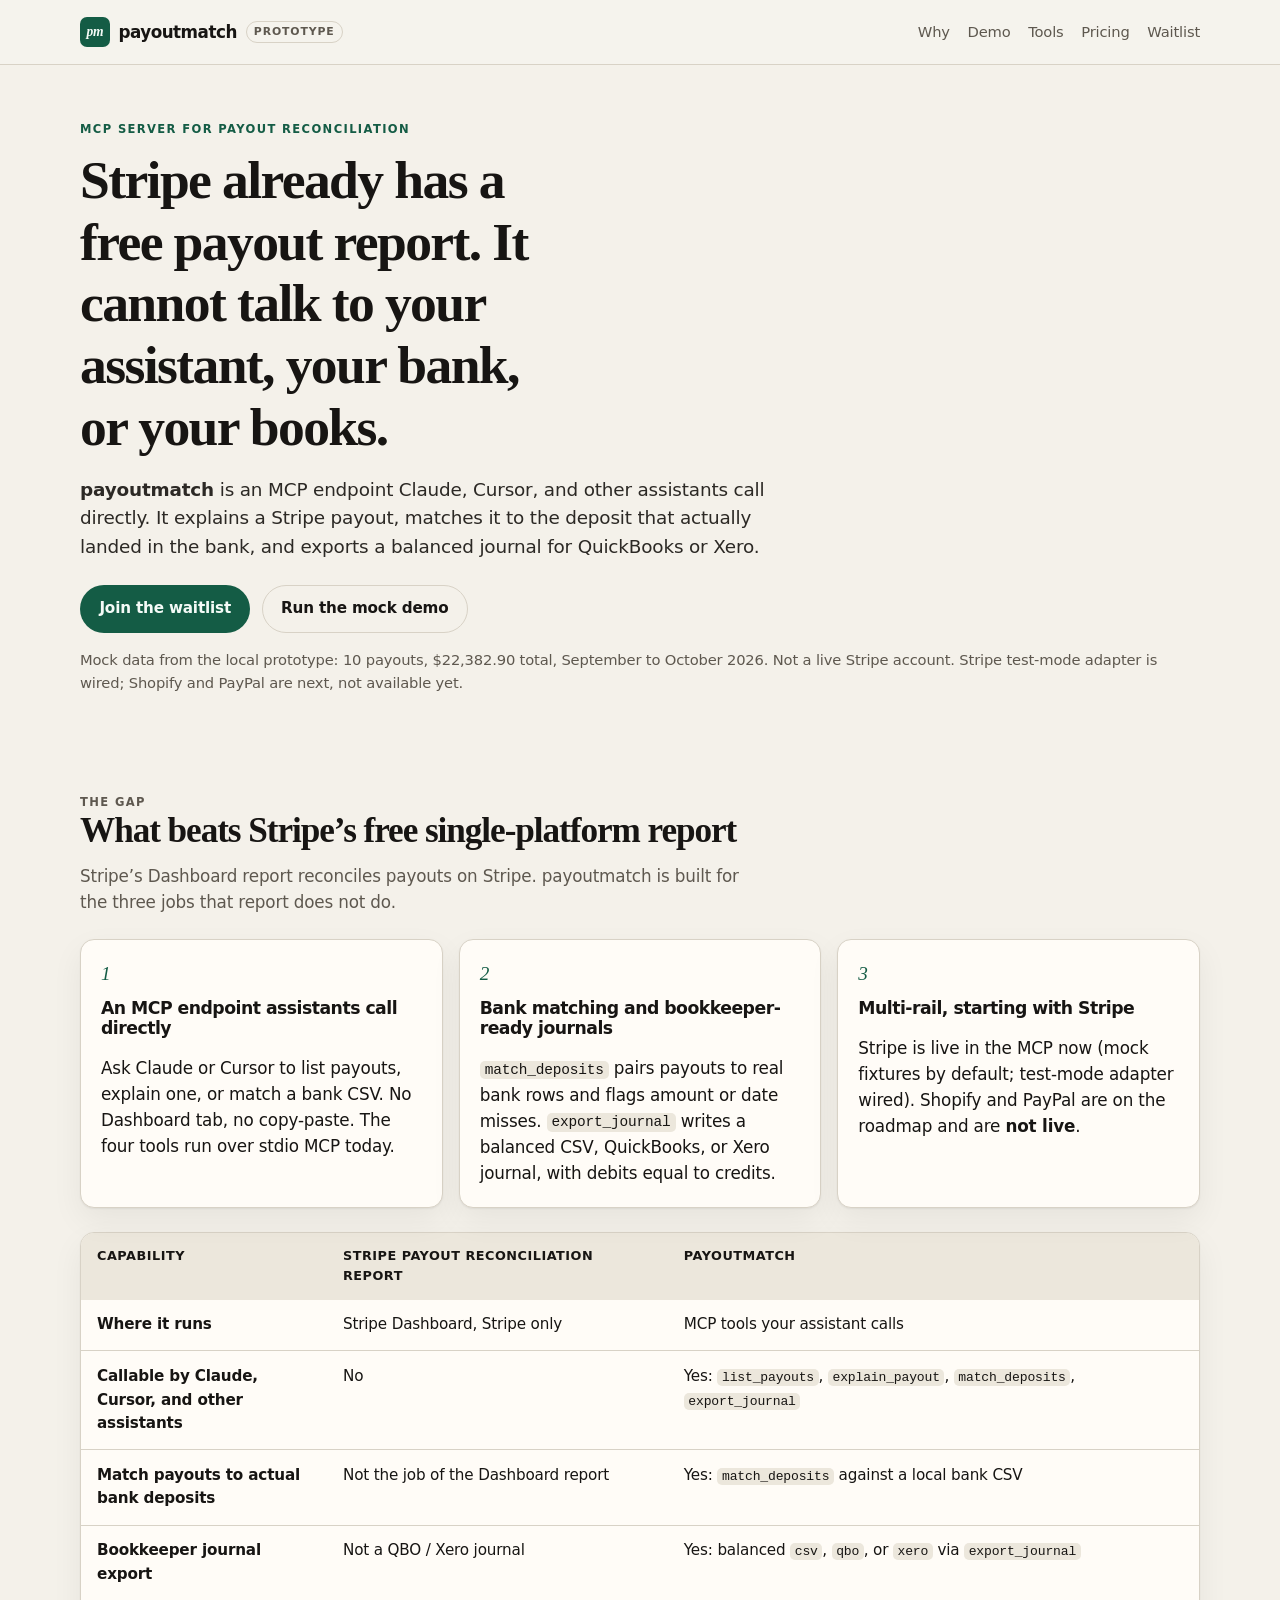
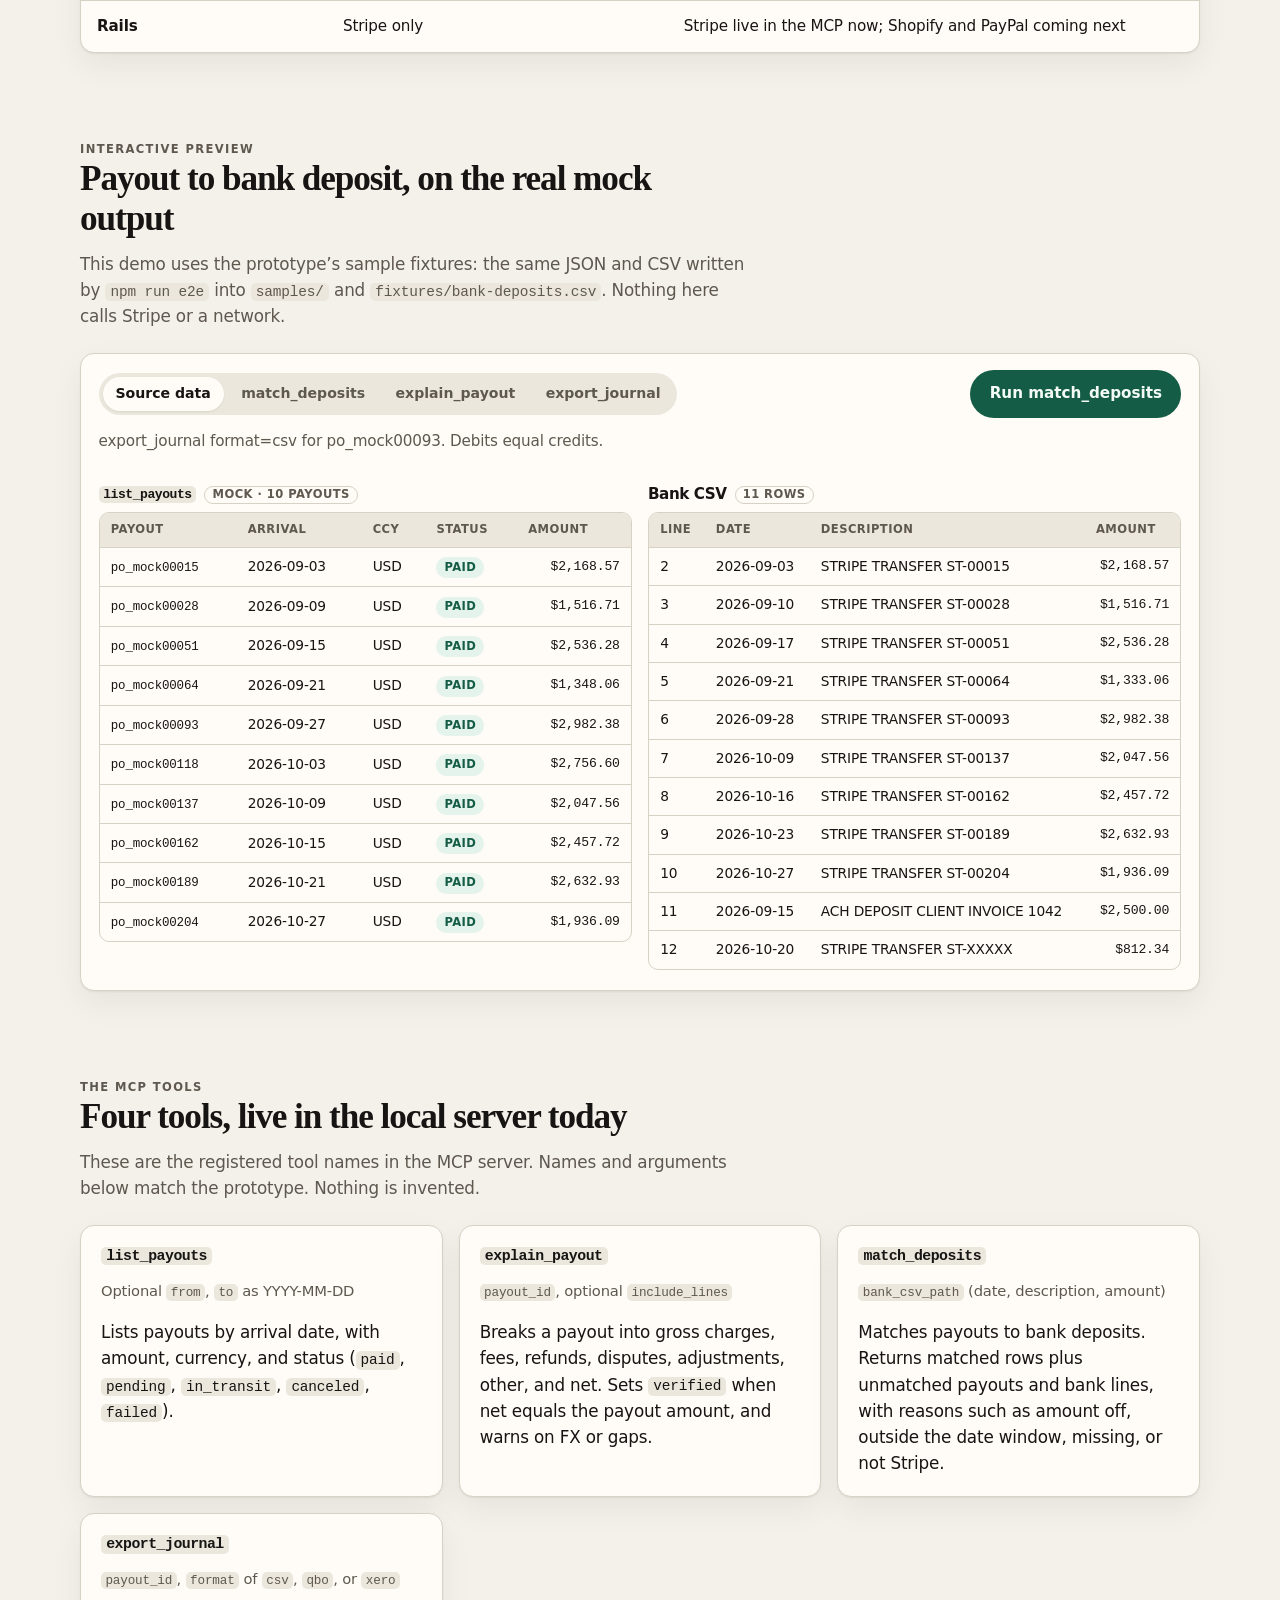
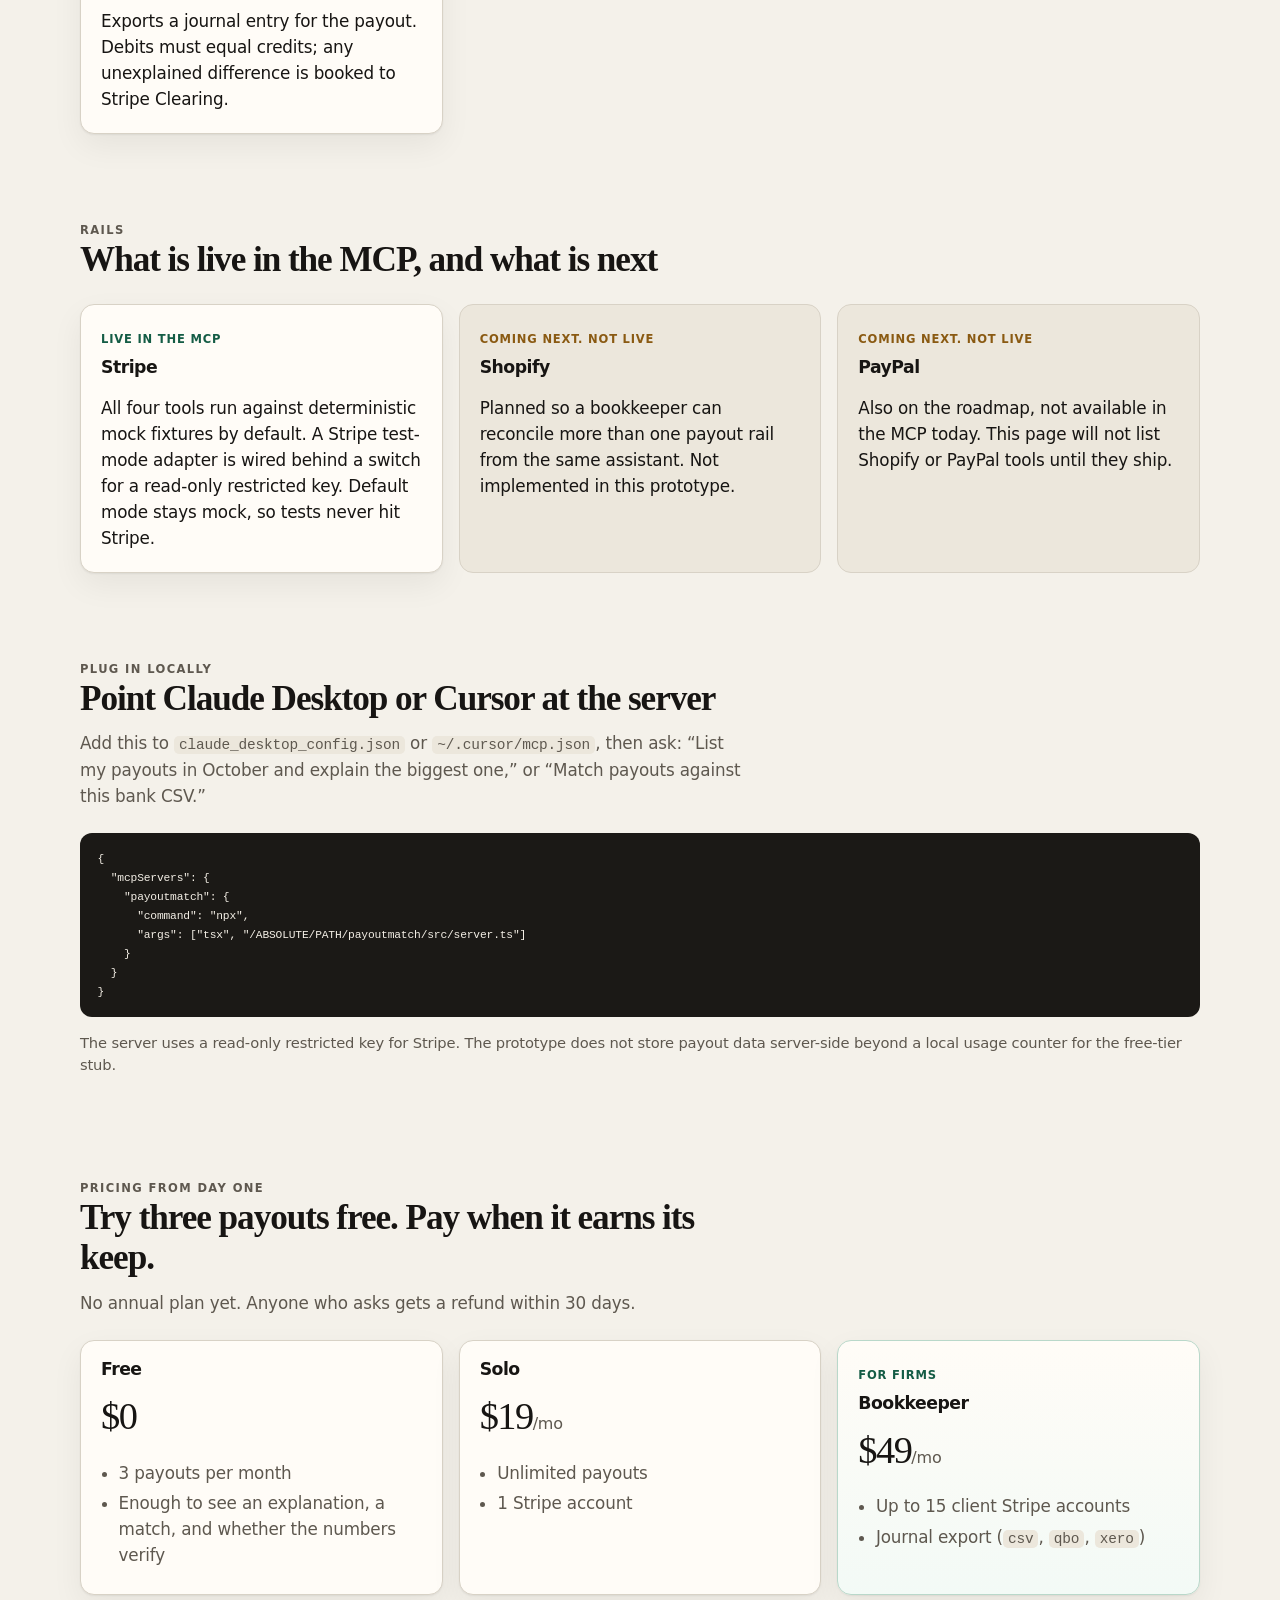
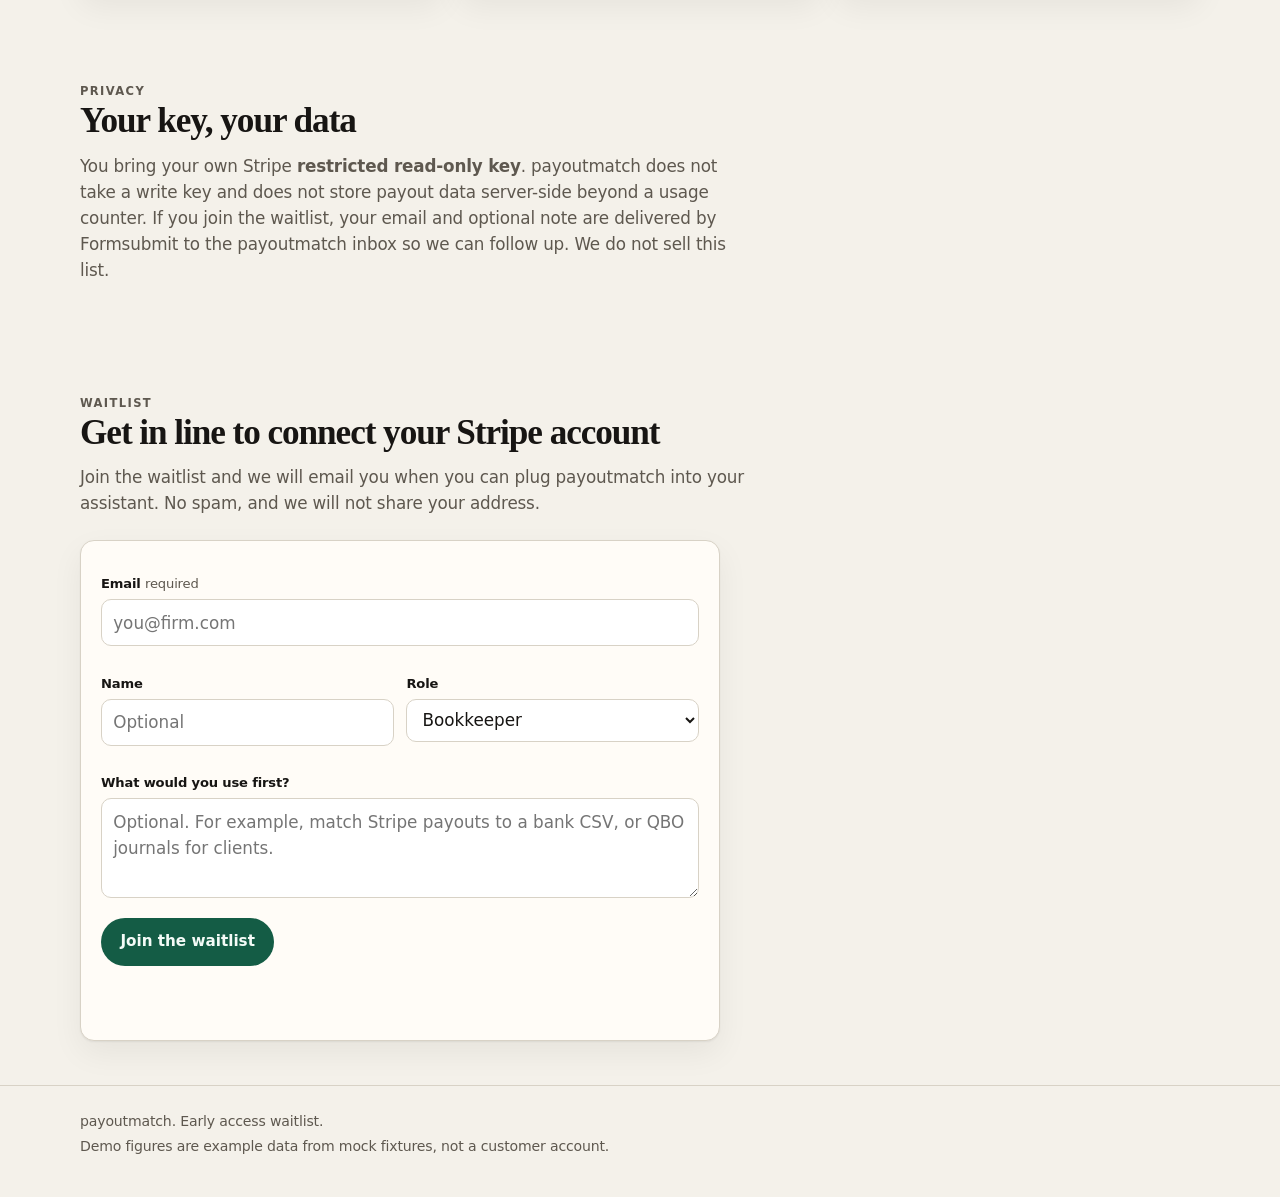
<file: payoutmatch/index.html>
<!DOCTYPE html>
<html lang="en">
<head>
  <meta charset="utf-8">
  <meta name="viewport" content="width=device-width, initial-scale=1">
  <title>payoutmatch: match Stripe payouts to bank deposits</title>
  <meta name="description" content="payoutmatch is an MCP server that explains Stripe payouts, matches them to bank deposits, and exports balanced journal entries for QuickBooks and Xero.">
  <link rel="stylesheet" href="styles.css">
</head>
<body>
  <a class="skip" href="#main">Skip to content</a>

  <header class="site-header">
    <div class="wrap header-inner">
      <a class="wordmark" href="#top" aria-label="payoutmatch home">
        <span class="mark" aria-hidden="true">pm</span>
        payoutmatch
        <span class="proto">prototype</span>
      </a>
      <nav class="nav" aria-label="Page">
        <a href="#why">Why</a>
        <a href="#demo">Demo</a>
        <a href="#tools">Tools</a>
        <a href="#pricing">Pricing</a>
        <a href="#waitlist">Waitlist</a>
      </nav>
    </div>
  </header>

  <main id="main">
    <section class="hero wrap" id="top">
      <p class="eyebrow">MCP server for payout reconciliation</p>
      <h1>Stripe already has a free payout report. It cannot talk to your assistant, your bank, or your books.</h1>
      <p class="lede">
        <strong>payoutmatch</strong> is an MCP endpoint Claude, Cursor, and other assistants call directly.
        It explains a Stripe payout, matches it to the deposit that actually landed in the bank,
        and exports a balanced journal for QuickBooks or Xero.
      </p>
      <div class="hero-actions">
        <a class="btn btn-primary" href="#waitlist">Join the waitlist</a>
        <a class="btn btn-ghost" href="#demo">Run the mock demo</a>
      </div>
      <p class="hero-note">
        Mock data from the local prototype: 10 payouts, $22,382.90 total, September to October 2026.
        Not a live Stripe account. Stripe test-mode adapter is wired; Shopify and PayPal are next, not available yet.
      </p>
    </section>

    <section class="wrap section" id="why">
      <div class="section-head">
        <p class="eyebrow">The gap</p>
        <h2>What beats Stripe’s free single-platform report</h2>
        <p>Stripe’s Dashboard report reconciles payouts on Stripe. payoutmatch is built for the three jobs that report does not do.</p>
      </div>
      <div class="why-grid">
        <article class="why-card">
          <p class="why-kicker">1</p>
          <h3>An MCP endpoint assistants call directly</h3>
          <p>Ask Claude or Cursor to list payouts, explain one, or match a bank CSV. No Dashboard tab, no copy-paste. The four tools run over stdio MCP today.</p>
        </article>
        <article class="why-card">
          <p class="why-kicker">2</p>
          <h3>Bank matching and bookkeeper-ready journals</h3>
          <p><code>match_deposits</code> pairs payouts to real bank rows and flags amount or date misses. <code>export_journal</code> writes a balanced CSV, QuickBooks, or Xero journal, with debits equal to credits.</p>
        </article>
        <article class="why-card">
          <p class="why-kicker">3</p>
          <h3>Multi-rail, starting with Stripe</h3>
          <p>Stripe is live in the MCP now (mock fixtures by default; test-mode adapter wired). Shopify and PayPal are on the roadmap and are <strong>not live</strong>.</p>
        </article>
      </div>

      <div class="compare" role="region" aria-label="Feature comparison">
        <table>
          <thead>
            <tr>
              <th scope="col">Capability</th>
              <th scope="col">Stripe payout reconciliation report</th>
              <th scope="col">payoutmatch</th>
            </tr>
          </thead>
          <tbody>
            <tr>
              <th scope="row">Where it runs</th>
              <td>Stripe Dashboard, Stripe only</td>
              <td>MCP tools your assistant calls</td>
            </tr>
            <tr>
              <th scope="row">Callable by Claude, Cursor, and other assistants</th>
              <td>No</td>
              <td>Yes: <code>list_payouts</code>, <code>explain_payout</code>, <code>match_deposits</code>, <code>export_journal</code></td>
            </tr>
            <tr>
              <th scope="row">Match payouts to actual bank deposits</th>
              <td>Not the job of the Dashboard report</td>
              <td>Yes: <code>match_deposits</code> against a local bank CSV</td>
            </tr>
            <tr>
              <th scope="row">Bookkeeper journal export</th>
              <td>Not a QBO / Xero journal</td>
              <td>Yes: balanced <code>csv</code>, <code>qbo</code>, or <code>xero</code> via <code>export_journal</code></td>
            </tr>
            <tr>
              <th scope="row">Rails</th>
              <td>Stripe only</td>
              <td>Stripe live in the MCP now; Shopify and PayPal coming next</td>
            </tr>
          </tbody>
        </table>
      </div>
    </section>

    <section class="wrap section" id="demo">
      <div class="section-head">
        <p class="eyebrow">Interactive preview</p>
        <h2>Payout to bank deposit, on the real mock output</h2>
        <p>
          This demo uses the prototype’s sample fixtures: the same JSON and CSV written by
          <code>npm run e2e</code> into <code>samples/</code> and <code>fixtures/bank-deposits.csv</code>.
          Nothing here calls Stripe or a network.
        </p>
      </div>

      <div class="demo">
        <div class="demo-toolbar">
          <div class="seg" role="tablist" aria-label="Demo views">
            <button type="button" class="seg-btn is-active" data-view="sources" role="tab" aria-selected="true">Source data</button>
            <button type="button" class="seg-btn" data-view="match" role="tab" aria-selected="false">match_deposits</button>
            <button type="button" class="seg-btn" data-view="explain" role="tab" aria-selected="false">explain_payout</button>
            <button type="button" class="seg-btn" data-view="journal" role="tab" aria-selected="false">export_journal</button>
          </div>
          <button type="button" class="btn btn-primary" id="run-match">Run match_deposits</button>
        </div>
        <p class="demo-status" id="demo-status" aria-live="polite">
          10 Stripe payouts totaling $22,382.90, and 11 bank rows. Press “Run match_deposits” to reconcile them.
        </p>

        <div class="demo-panel is-active" id="view-sources" data-view-panel="sources">
          <div class="split">
            <div>
              <h3><code>list_payouts</code> <span class="chip">mock · 10 payouts</span></h3>
              <div class="table-scroll">
                <table class="data" id="payouts-table"></table>
              </div>
            </div>
            <div>
              <h3>Bank CSV <span class="chip">11 rows</span></h3>
              <div class="table-scroll">
                <table class="data" id="bank-table"></table>
              </div>
            </div>
          </div>
        </div>

        <div class="demo-panel" id="view-match" data-view-panel="match" hidden>
          <div class="stats" id="match-stats"></div>
          <h3>Matched</h3>
          <div class="table-scroll">
            <table class="data" id="matched-table"></table>
          </div>
          <div class="split">
            <div>
              <h3>Unmatched payouts</h3>
              <div id="unmatched-payouts" class="reason-list"></div>
            </div>
            <div>
              <h3>Unmatched bank rows</h3>
              <div id="unmatched-bank" class="reason-list"></div>
            </div>
          </div>
        </div>

        <div class="demo-panel" id="view-explain" data-view-panel="explain" hidden>
          <div class="explain-switch" id="explain-switch"></div>
          <div id="explain-body"></div>
        </div>

        <div class="demo-panel" id="view-journal" data-view-panel="journal" hidden>
          <p class="journal-lead">
            Balanced journal for <code>po_mock00093</code> arriving 2026-09-27.
            Debits equal credits at $3,295.18. Formats are the exact <code>export_journal</code> samples.
          </p>
          <div class="seg" role="tablist" aria-label="Journal format">
            <button type="button" class="seg-btn is-active" data-journal="csv">csv</button>
            <button type="button" class="seg-btn" data-journal="qbo">qbo</button>
            <button type="button" class="seg-btn" data-journal="xero">xero</button>
          </div>
          <div class="table-scroll" id="journal-table-wrap"></div>
          <pre class="code-block" id="journal-raw" hidden></pre>
        </div>
      </div>
    </section>

    <section class="wrap section" id="tools">
      <div class="section-head">
        <p class="eyebrow">The MCP tools</p>
        <h2>Four tools, live in the local server today</h2>
        <p>These are the registered tool names in the MCP server. Names and arguments below match the prototype. Nothing is invented.</p>
      </div>
      <div class="tools">
        <article class="tool">
          <h3><code>list_payouts</code></h3>
          <p class="tool-meta">Optional <code>from</code>, <code>to</code> as YYYY-MM-DD</p>
          <p>Lists payouts by arrival date, with amount, currency, and status (<code>paid</code>, <code>pending</code>, <code>in_transit</code>, <code>canceled</code>, <code>failed</code>).</p>
        </article>
        <article class="tool">
          <h3><code>explain_payout</code></h3>
          <p class="tool-meta"><code>payout_id</code>, optional <code>include_lines</code></p>
          <p>Breaks a payout into gross charges, fees, refunds, disputes, adjustments, other, and net. Sets <code>verified</code> when net equals the payout amount, and warns on FX or gaps.</p>
        </article>
        <article class="tool">
          <h3><code>match_deposits</code></h3>
          <p class="tool-meta"><code>bank_csv_path</code> (date, description, amount)</p>
          <p>Matches payouts to bank deposits. Returns matched rows plus unmatched payouts and bank lines, with reasons such as amount off, outside the date window, missing, or not Stripe.</p>
        </article>
        <article class="tool">
          <h3><code>export_journal</code></h3>
          <p class="tool-meta"><code>payout_id</code>, <code>format</code> of <code>csv</code>, <code>qbo</code>, or <code>xero</code></p>
          <p>Exports a journal entry for the payout. Debits must equal credits; any unexplained difference is booked to Stripe Clearing.</p>
        </article>
      </div>
    </section>

    <section class="wrap section" id="rails">
      <div class="section-head">
        <p class="eyebrow">Rails</p>
        <h2>What is live in the MCP, and what is next</h2>
      </div>
      <div class="rails">
        <article class="rail is-live">
          <p class="rail-status">Live in the MCP</p>
          <h3>Stripe</h3>
          <p>All four tools run against deterministic mock fixtures by default. A Stripe test-mode adapter is wired behind a switch for a read-only restricted key. Default mode stays mock, so tests never hit Stripe.</p>
        </article>
        <article class="rail is-next">
          <p class="rail-status">Coming next. Not live</p>
          <h3>Shopify</h3>
          <p>Planned so a bookkeeper can reconcile more than one payout rail from the same assistant. Not implemented in this prototype.</p>
        </article>
        <article class="rail is-next">
          <p class="rail-status">Coming next. Not live</p>
          <h3>PayPal</h3>
          <p>Also on the roadmap, not available in the MCP today. This page will not list Shopify or PayPal tools until they ship.</p>
        </article>
      </div>
    </section>

    <section class="wrap section" id="connect">
      <div class="section-head">
        <p class="eyebrow">Plug in locally</p>
        <h2>Point Claude Desktop or Cursor at the server</h2>
        <p>Add this to <code>claude_desktop_config.json</code> or <code>~/.cursor/mcp.json</code>, then ask: “List my payouts in October and explain the biggest one,” or “Match payouts against this bank CSV.”</p>
      </div>
      <pre class="code-block" tabindex="0"><code>{
  "mcpServers": {
    "payoutmatch": {
      "command": "npx",
      "args": ["tsx", "/ABSOLUTE/PATH/payoutmatch/src/server.ts"]
    }
  }
}</code></pre>
      <p class="fine">The server uses a read-only restricted key for Stripe. The prototype does not store payout data server-side beyond a local usage counter for the free-tier stub.</p>
    </section>

    <section class="wrap section" id="pricing">
      <div class="section-head">
        <p class="eyebrow">Pricing from day one</p>
        <h2>Try three payouts free. Pay when it earns its keep.</h2>
        <p>No annual plan yet. Anyone who asks gets a refund within 30 days.</p>
      </div>
      <div class="pricing">
        <article class="plan">
          <h3>Free</h3>
          <p class="price"><span class="amount">$0</span></p>
          <ul>
            <li>3 payouts per month</li>
            <li>Enough to see an explanation, a match, and whether the numbers verify</li>
          </ul>
        </article>
        <article class="plan plan-solo">
          <h3>Solo</h3>
          <p class="price"><span class="amount">$19</span><span class="per">/mo</span></p>
          <ul>
            <li>Unlimited payouts</li>
            <li>1 Stripe account</li>
          </ul>
        </article>
        <article class="plan plan-firm">
          <p class="plan-flag">For firms</p>
          <h3>Bookkeeper</h3>
          <p class="price"><span class="amount">$49</span><span class="per">/mo</span></p>
          <ul>
            <li>Up to 15 client Stripe accounts</li>
            <li>Journal export (<code>csv</code>, <code>qbo</code>, <code>xero</code>)</li>
          </ul>
        </article>
      </div>
    </section>

    <section class="wrap section" id="privacy">
      <div class="section-head">
        <p class="eyebrow">Privacy</p>
        <h2>Your key, your data</h2>
        <p>
          You bring your own Stripe <strong>restricted read-only key</strong>. payoutmatch does not take a write key and does not store payout data server-side beyond a usage counter.
          If you join the waitlist, your email and optional note are delivered by Formsubmit to the payoutmatch inbox so we can follow up. We do not sell this list.
        </p>
      </div>
    </section>

    <section class="wrap section" id="waitlist">
      <div class="section-head">
        <p class="eyebrow">Waitlist</p>
        <h2>Get in line to connect your Stripe account</h2>
        <p>
          Join the waitlist and we will email you when you can plug payoutmatch into your assistant.
          No spam, and we will not share your address.
        </p>
      </div>
      <form class="waitlist" id="waitlist-form" novalidate>
        <div class="honeypot" aria-hidden="true">
          <label for="wl-company">Company</label>
          <input id="wl-company" name="_honey" type="text" tabindex="-1" autocomplete="off">
        </div>
        <div class="field">
          <label for="wl-email">Email <span class="req">required</span></label>
          <input id="wl-email" name="email" type="email" autocomplete="email" required placeholder="you@firm.com">
        </div>
        <div class="field-row">
          <div class="field">
            <label for="wl-name">Name</label>
            <input id="wl-name" name="name" type="text" autocomplete="name" placeholder="Optional">
          </div>
          <div class="field">
            <label for="wl-role">Role</label>
            <select id="wl-role" name="role">
              <option value="solo">Solo operator</option>
              <option value="bookkeeper" selected>Bookkeeper</option>
              <option value="other">Other</option>
            </select>
          </div>
        </div>
        <div class="field">
          <label for="wl-note">What would you use first?</label>
          <textarea id="wl-note" name="note" rows="3" placeholder="Optional. For example, match Stripe payouts to a bank CSV, or QBO journals for clients."></textarea>
        </div>
        <div class="form-actions">
          <button type="submit" class="btn btn-primary" id="wl-submit">Join the waitlist</button>
        </div>
        <p class="form-msg" id="form-msg" role="status"></p>
      </form>
    </section>
  </main>

  <footer class="site-footer">
    <div class="wrap footer-inner">
      <p>payoutmatch. Early access waitlist.</p>
      <p>Demo figures are example data from mock fixtures, not a customer account.</p>
    </div>
  </footer>

  <script src="app.js"></script>
</body>
</html>
</file>
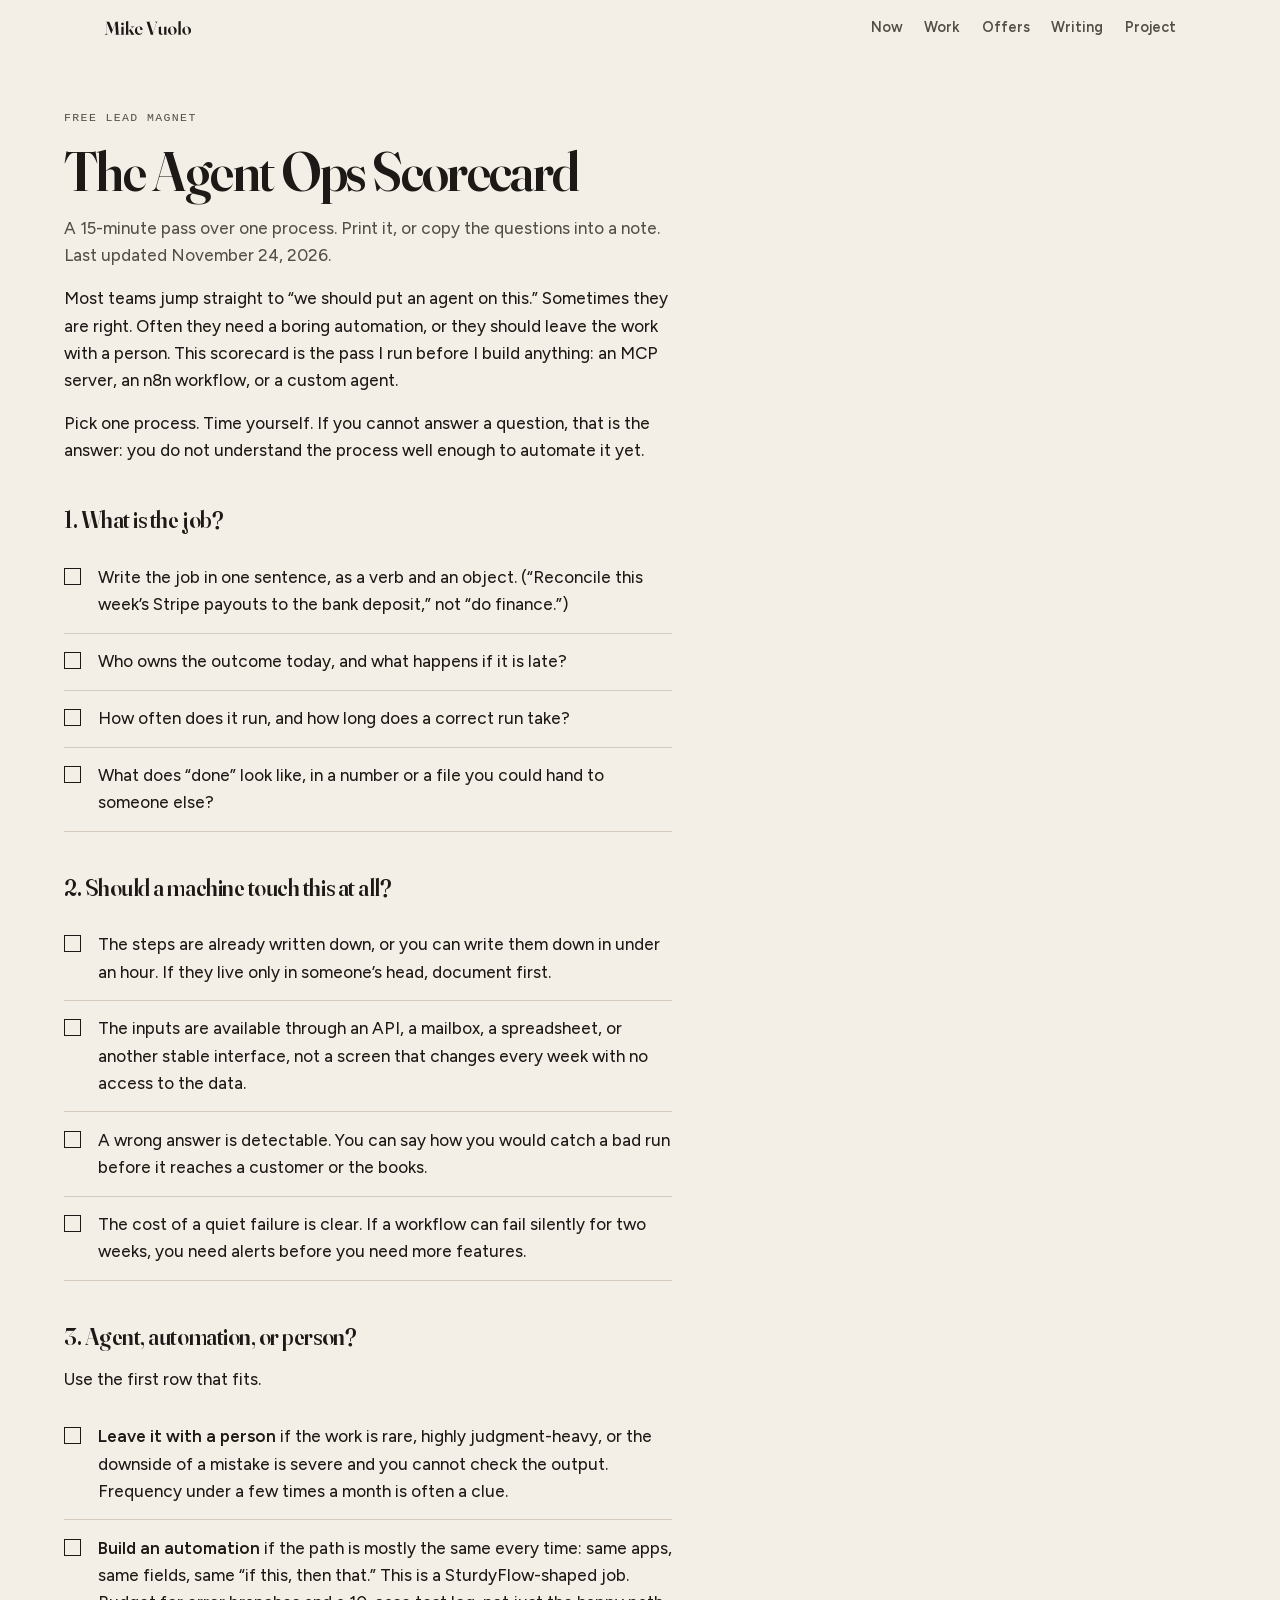
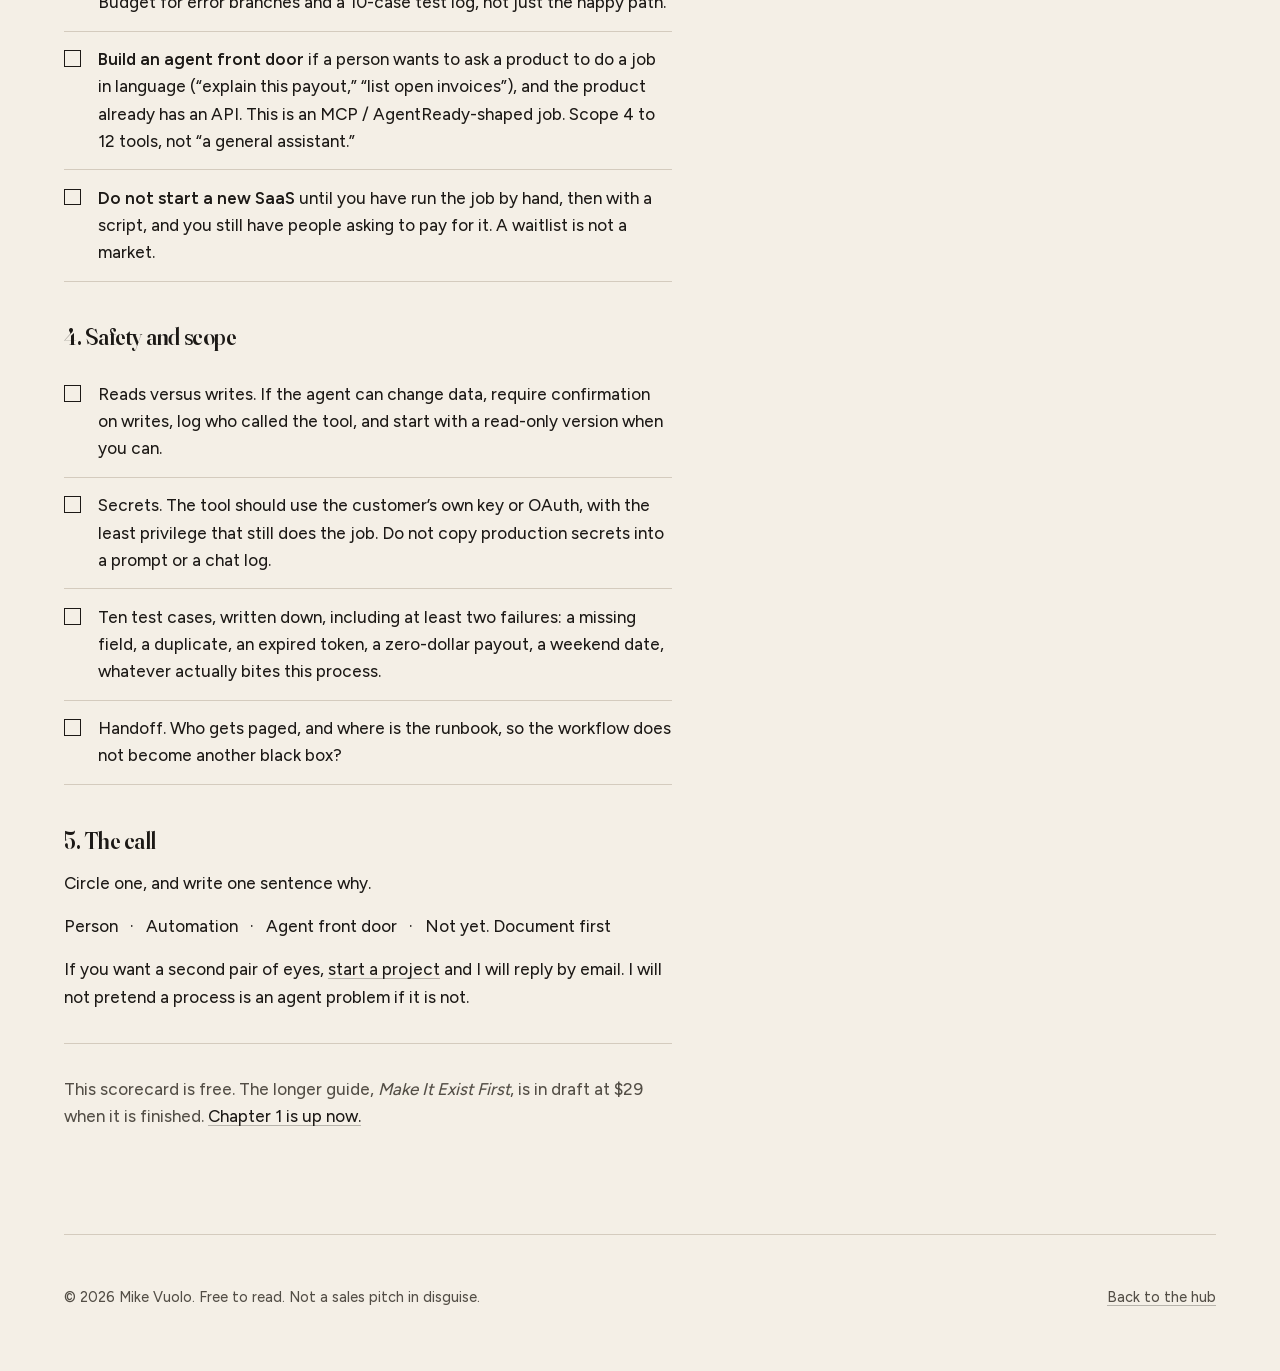
<file: scorecard/index.html>
<!DOCTYPE html>
<html lang="en">
<head>
  <meta charset="utf-8">
  <meta name="viewport" content="width=device-width, initial-scale=1">
  <title>The Agent Ops Scorecard · Mike Vuolo</title>
  <meta name="description" content="A 15-minute checklist for deciding whether a process should be an agent, an automation, or left alone.">
  <link rel="canonical" href="https://vuolo.github.io/scorecard/">
  <meta name="theme-color" content="#F4EFE6">
  <meta property="og:title" content="The Agent Ops Scorecard · Mike Vuolo">
  <meta property="og:description" content="A 15-minute checklist for deciding whether a process should be an agent, an automation, or left alone.">
  <meta property="og:url" content="https://vuolo.github.io/scorecard/">
  <meta property="og:type" content="article">
  <meta property="og:image" content="https://vuolo.github.io/assets/og.jpg">
  <meta name="twitter:card" content="summary_large_image">
  <link rel="icon" href="/assets/favicon.svg" type="image/svg+xml">
  <link rel="icon" href="/assets/favicon-32.png" type="image/png" sizes="32x32">
  <link rel="apple-touch-icon" href="/assets/apple-touch.png">
  <link rel="preload" href="/fonts/fraunces.woff2" as="font" type="font/woff2" crossorigin>
  <link rel="preload" href="/fonts/figtree.woff2" as="font" type="font/woff2" crossorigin>
  <link rel="stylesheet" href="/styles.css">
</head>
<body>
  <a class="skip" href="#main">Skip to content</a>
  <header class="site-header" id="site-header">
    <div class="wrap">
      <nav class="nav" aria-label="Primary">
        <a class="nav-mark" href="/"><img src="/assets/wordmark.svg" width="594" height="166" alt="Mike Vuolo"></a>
        <ul class="nav-links">
          <li><a href="/#now">Now</a></li>
          <li><a href="/#work">Work</a></li>
          <li><a href="/#offers">Offers</a></li>
          <li><a href="/#guide">Writing</a></li>
          <li><a href="/#consult">Project</a></li>
        </ul>
      </nav>
    </div>
  </header>
  <main id="main" class="page-doc wrap">
    <article class="prose">

      <p class="eyebrow">Free lead magnet</p>
      <h1>The Agent Ops Scorecard</h1>
      <p class="kicker">A 15-minute pass over one process. Print it, or copy the questions into a note. Last updated November 24, 2026.</p>
      <p>Most teams jump straight to “we should put an agent on this.” Sometimes they are right. Often they need a boring automation, or they should leave the work with a person. This scorecard is the pass I run before I build anything: an MCP server, an n8n workflow, or a custom agent.</p>
      <p>Pick one process. Time yourself. If you cannot answer a question, that is the answer: you do not understand the process well enough to automate it yet.</p>

      <h2>1. What is the job?</h2>
      <div class="check-item"><span class="check-box" aria-hidden="true"></span><div>Write the job in one sentence, as a verb and an object. (“Reconcile this week’s Stripe payouts to the bank deposit,” not “do finance.”)</div></div>
      <div class="check-item"><span class="check-box" aria-hidden="true"></span><div>Who owns the outcome today, and what happens if it is late?</div></div>
      <div class="check-item"><span class="check-box" aria-hidden="true"></span><div>How often does it run, and how long does a correct run take?</div></div>
      <div class="check-item"><span class="check-box" aria-hidden="true"></span><div>What does “done” look like, in a number or a file you could hand to someone else?</div></div>

      <h2>2. Should a machine touch this at all?</h2>
      <div class="check-item"><span class="check-box" aria-hidden="true"></span><div>The steps are already written down, or you can write them down in under an hour. If they live only in someone’s head, document first.</div></div>
      <div class="check-item"><span class="check-box" aria-hidden="true"></span><div>The inputs are available through an API, a mailbox, a spreadsheet, or another stable interface, not a screen that changes every week with no access to the data.</div></div>
      <div class="check-item"><span class="check-box" aria-hidden="true"></span><div>A wrong answer is detectable. You can say how you would catch a bad run before it reaches a customer or the books.</div></div>
      <div class="check-item"><span class="check-box" aria-hidden="true"></span><div>The cost of a quiet failure is clear. If a workflow can fail silently for two weeks, you need alerts before you need more features.</div></div>

      <h2>3. Agent, automation, or person?</h2>
      <p>Use the first row that fits.</p>
      <div class="check-item"><span class="check-box" aria-hidden="true"></span><div><strong>Leave it with a person</strong> if the work is rare, highly judgment-heavy, or the downside of a mistake is severe and you cannot check the output. Frequency under a few times a month is often a clue.</div></div>
      <div class="check-item"><span class="check-box" aria-hidden="true"></span><div><strong>Build an automation</strong> if the path is mostly the same every time: same apps, same fields, same “if this, then that.” This is a SturdyFlow-shaped job. Budget for error branches and a 10-case test log, not just the happy path.</div></div>
      <div class="check-item"><span class="check-box" aria-hidden="true"></span><div><strong>Build an agent front door</strong> if a person wants to ask a product to do a job in language (“explain this payout,” “list open invoices”), and the product already has an API. This is an MCP / AgentReady-shaped job. Scope 4 to 12 tools, not “a general assistant.”</div></div>
      <div class="check-item"><span class="check-box" aria-hidden="true"></span><div><strong>Do not start a new SaaS</strong> until you have run the job by hand, then with a script, and you still have people asking to pay for it. A waitlist is not a market.</div></div>

      <h2>4. Safety and scope</h2>
      <div class="check-item"><span class="check-box" aria-hidden="true"></span><div>Reads versus writes. If the agent can change data, require confirmation on writes, log who called the tool, and start with a read-only version when you can.</div></div>
      <div class="check-item"><span class="check-box" aria-hidden="true"></span><div>Secrets. The tool should use the customer’s own key or OAuth, with the least privilege that still does the job. Do not copy production secrets into a prompt or a chat log.</div></div>
      <div class="check-item"><span class="check-box" aria-hidden="true"></span><div>Ten test cases, written down, including at least two failures: a missing field, a duplicate, an expired token, a zero-dollar payout, a weekend date, whatever actually bites this process.</div></div>
      <div class="check-item"><span class="check-box" aria-hidden="true"></span><div>Handoff. Who gets paged, and where is the runbook, so the workflow does not become another black box?</div></div>

      <h2>5. The call</h2>
      <p>Circle one, and write one sentence why.</p>
      <p>Person &nbsp;&nbsp;·&nbsp;&nbsp; Automation &nbsp;&nbsp;·&nbsp;&nbsp; Agent front door &nbsp;&nbsp;·&nbsp;&nbsp; Not yet. Document first</p>
      <p>If you want a second pair of eyes, <a href="/#consult">start a project</a> and I will reply by email. I will not pretend a process is an agent problem if it is not.</p>
      <hr class="quiet">
      <p class="kicker">This scorecard is free. The longer guide, <em>Make It Exist First</em>, is in draft at $29 when it is finished. <a href="/guide/chapter-1.html">Chapter 1 is up now.</a></p>

    </article>
  </main>
  <footer class="footer wrap">
    <div class="footer-row">
      <p>© 2026 Mike Vuolo. Free to read. Not a sales pitch in disguise.</p>
      <p><a href="/">Back to the hub</a></p>
    </div>
  </footer>
  <script src="/app.js" defer></script>
</body>
</html>
</file>
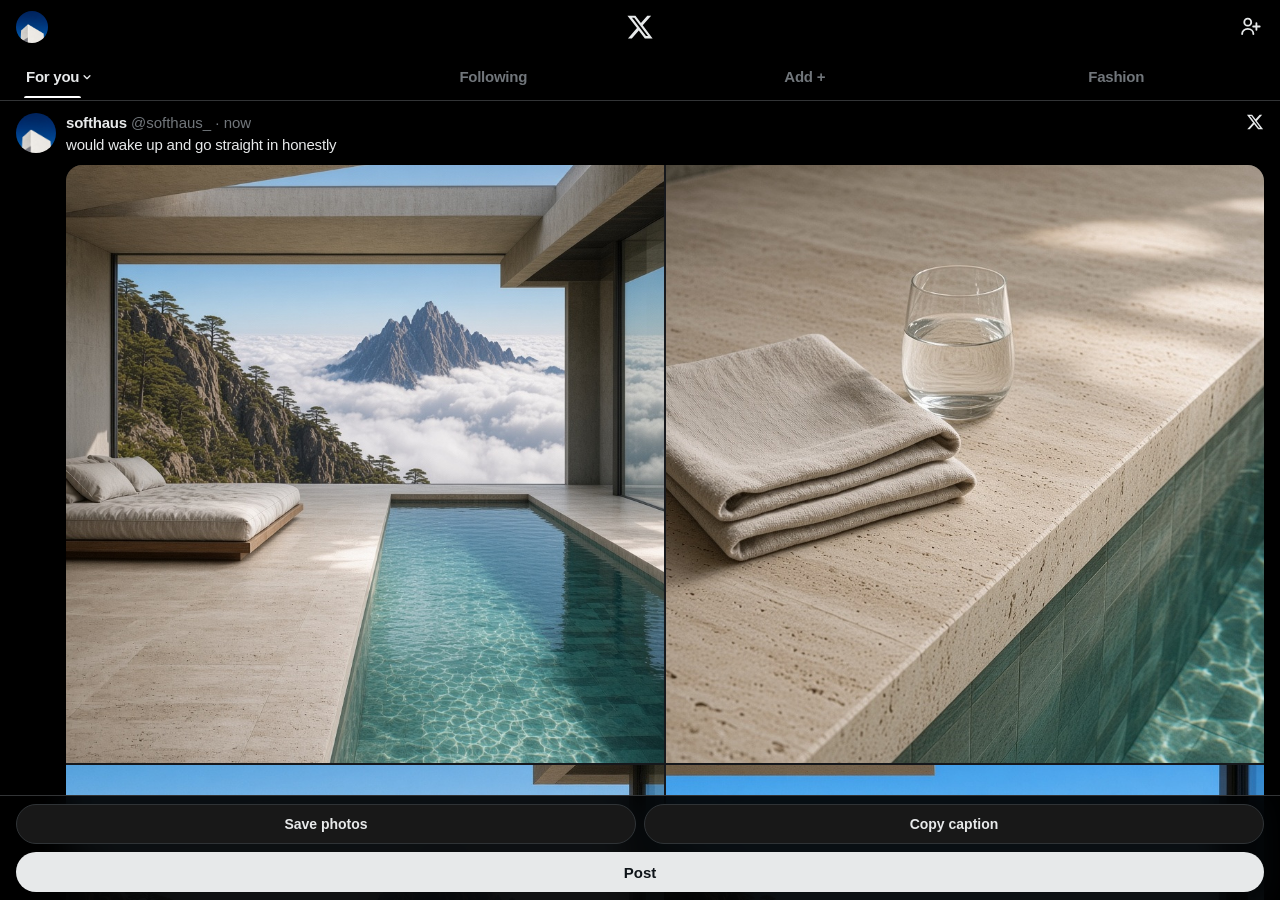
<file: softhaus-queue/index.html>
<!DOCTYPE html>
<html lang="en">
<head>
  <meta charset="utf-8">
  <meta http-equiv="refresh" content="0;url=https://vuolo.github.io/x/softhaus_/">
  <link rel="canonical" href="https://vuolo.github.io/x/softhaus_/">
  <title>Redirecting</title>
  <script>location.replace("https://vuolo.github.io/x/softhaus_/");</script>
</head>
<body>
  <p>This queue moved to <a href="https://vuolo.github.io/x/softhaus_/">https://vuolo.github.io/x/softhaus_/</a>.</p>
</body>
</html>
</file>
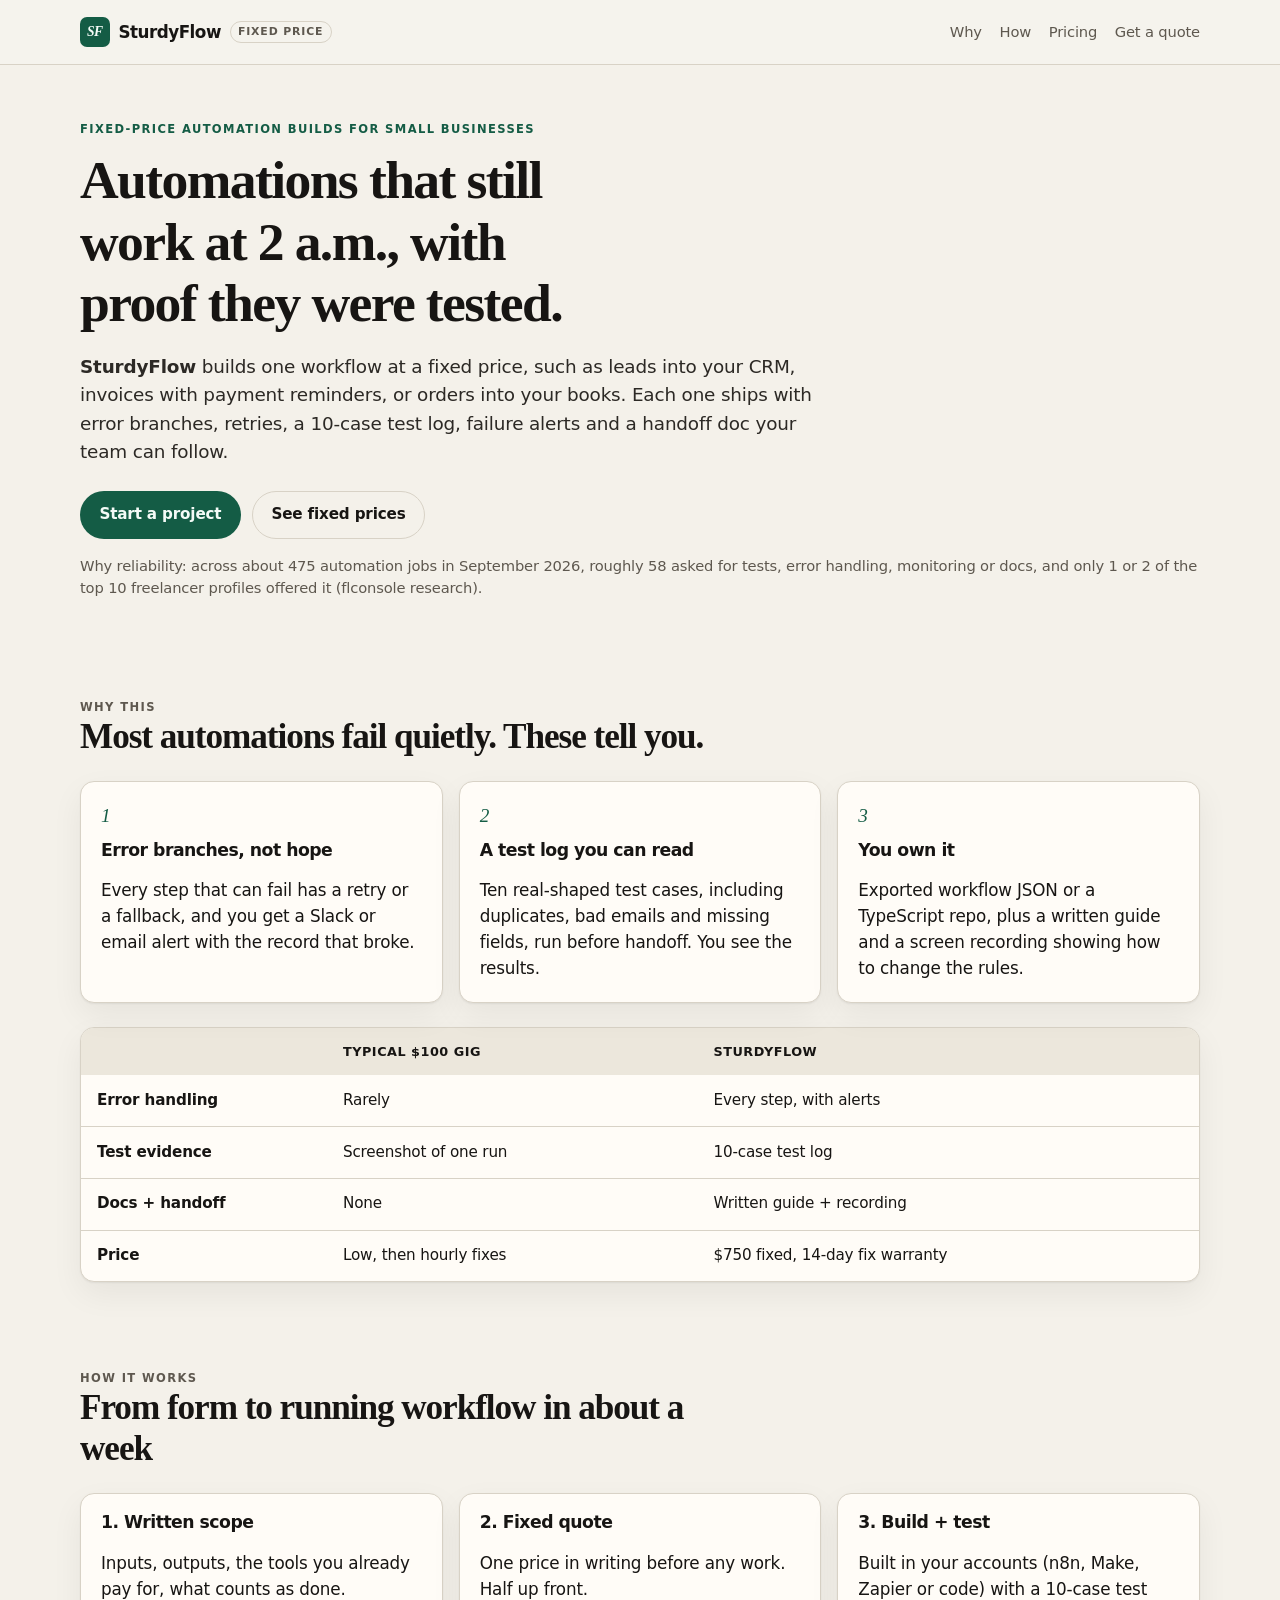
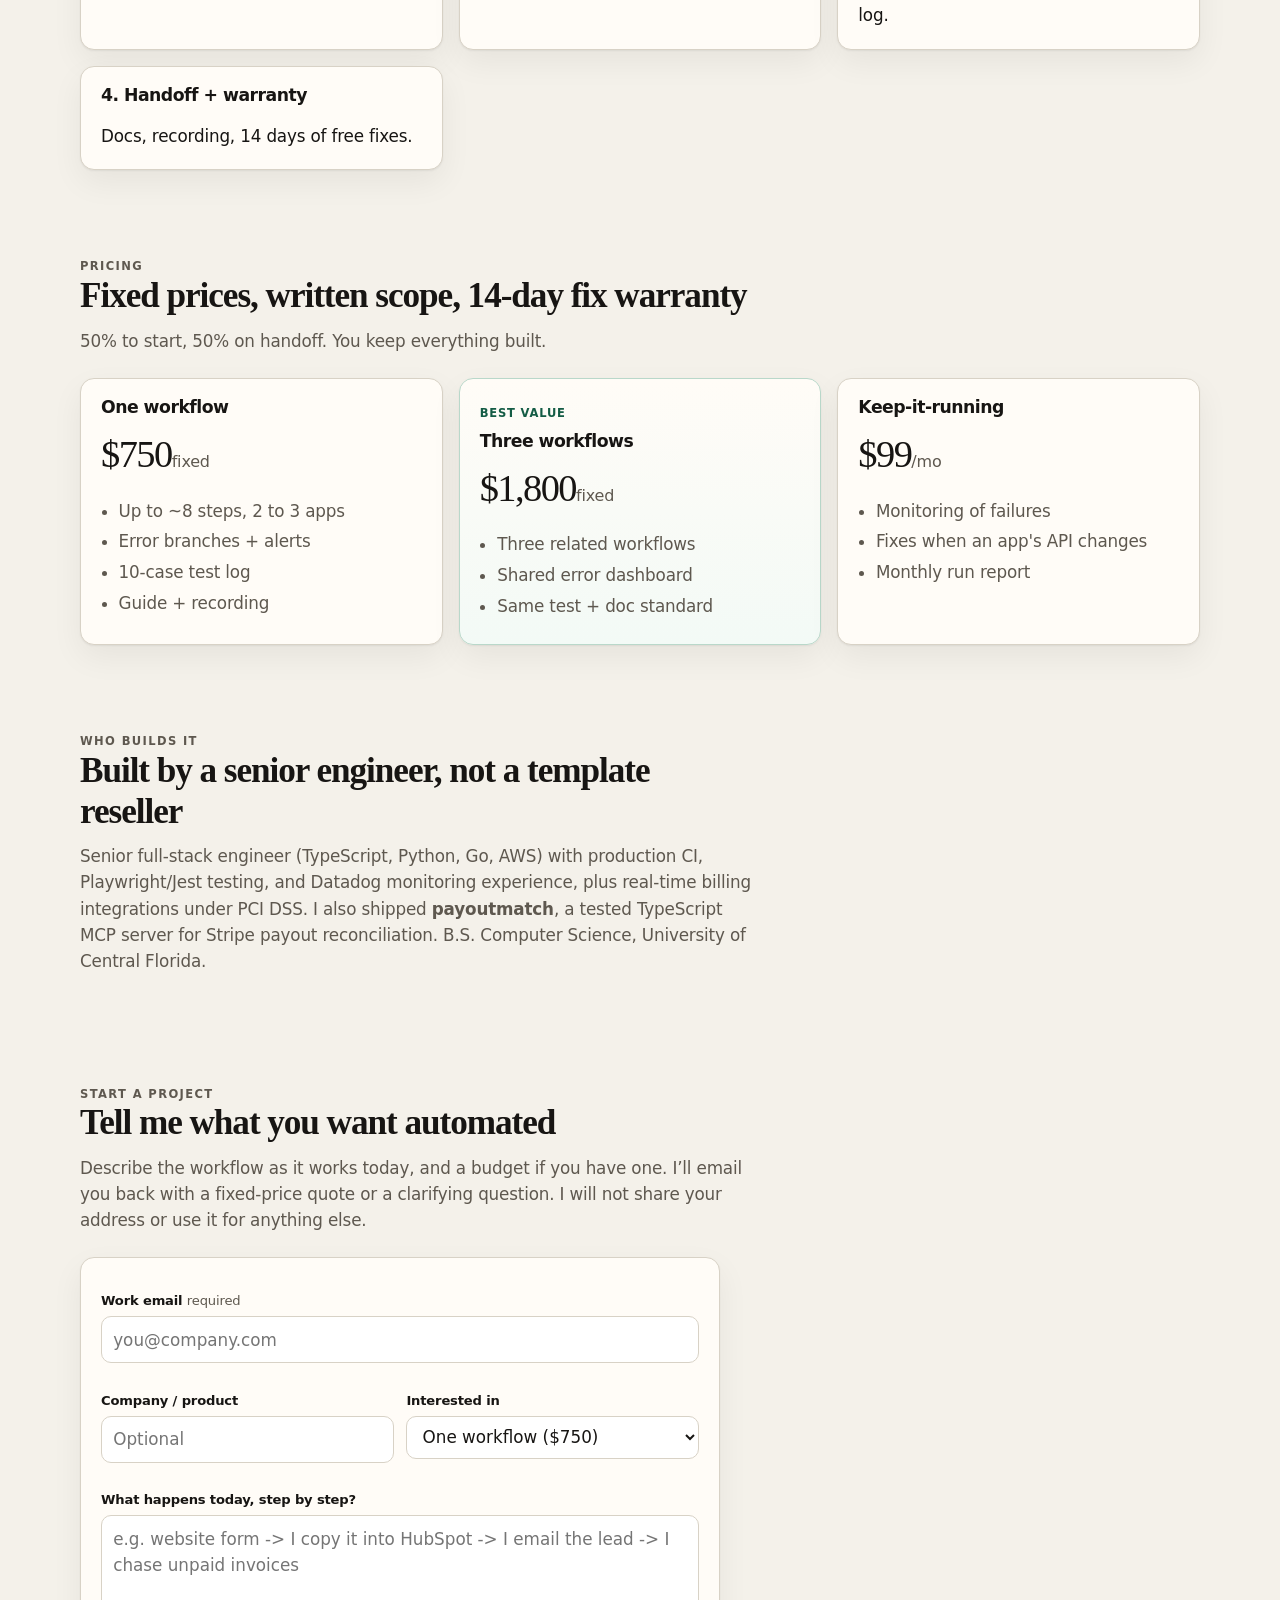
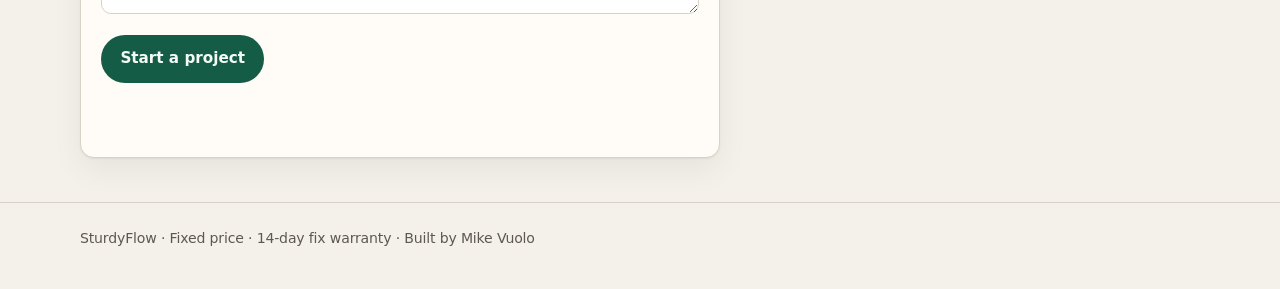
<file: sturdyflow/index.html>
<!DOCTYPE html>
<html lang="en"><head><meta charset="utf-8"><meta name="viewport" content="width=device-width, initial-scale=1">
<title>SturdyFlow: automations that keep running</title>
<meta name="description" content="Fixed-price business automations (n8n or TypeScript) with error handling, test runs, failure alerts and a handoff doc."><link rel="stylesheet" href="styles.css"></head>
<body>
<a class="skip" href="#main">Skip to content</a>
<header class="site-header"><div class="wrap header-inner"><a class="wordmark" href="#top"><span class="mark" aria-hidden="true">SF</span>SturdyFlow<span class="proto">fixed price</span></a>
<nav class="nav" aria-label="Page"><a href="#why">Why</a><a href="#how">How</a><a href="#pricing">Pricing</a><a href="#waitlist">Get a quote</a></nav></div></header>
<main id="main">
<section class="hero wrap" id="top"><p class="eyebrow">Fixed-price automation builds for small businesses</p><h1>Automations that still work at 2 a.m., with proof they were tested.</h1><p class="lede"><strong>SturdyFlow</strong> builds one workflow at a fixed price, such as leads into your CRM, invoices with payment reminders, or orders into your books. Each one ships with error branches, retries, a 10-case test log, failure alerts and a handoff doc your team can follow.</p>
<div class="hero-actions"><a class="btn btn-primary" href="#waitlist">Start a project</a><a class="btn btn-ghost" href="#pricing">See fixed prices</a></div>
<p class="hero-note">Why reliability: across about 475 automation jobs in September 2026, roughly 58 asked for tests, error handling, monitoring or docs, and only 1 or 2 of the top 10 freelancer profiles offered it (flconsole research).</p></section>
<section class="wrap section" id="why"><div class="section-head"><p class="eyebrow">Why this</p><h2>Most automations fail quietly. These tell you.</h2></div><div class="why-grid"><article class="why-card"><p class="why-kicker">1</p><h3>Error branches, not hope</h3><p>Every step that can fail has a retry or a fallback, and you get a Slack or email alert with the record that broke.</p></article><article class="why-card"><p class="why-kicker">2</p><h3>A test log you can read</h3><p>Ten real-shaped test cases, including duplicates, bad emails and missing fields, run before handoff. You see the results.</p></article><article class="why-card"><p class="why-kicker">3</p><h3>You own it</h3><p>Exported workflow JSON or a TypeScript repo, plus a written guide and a screen recording showing how to change the rules.</p></article></div>
<div class="compare" role="region" aria-label="Comparison"><table><thead><tr><th scope="col"></th><th scope="col">Typical $100 gig</th><th scope="col">SturdyFlow</th></tr></thead><tbody><tr><th scope="row">Error handling</th><td>Rarely</td><td>Every step, with alerts</td></tr><tr><th scope="row">Test evidence</th><td>Screenshot of one run</td><td>10-case test log</td></tr><tr><th scope="row">Docs + handoff</th><td>None</td><td>Written guide + recording</td></tr><tr><th scope="row">Price</th><td>Low, then hourly fixes</td><td>$750 fixed, 14-day fix warranty</td></tr></tbody></table></div></section>
<section class="wrap section" id="how"><div class="section-head"><p class="eyebrow">How it works</p><h2>From form to running workflow in about a week</h2></div><div class="tools"><article class="tool"><h3>1. Written scope</h3><p>Inputs, outputs, the tools you already pay for, what counts as done.</p></article><article class="tool"><h3>2. Fixed quote</h3><p>One price in writing before any work. Half up front.</p></article><article class="tool"><h3>3. Build + test</h3><p>Built in your accounts (n8n, Make, Zapier or code) with a 10-case test log.</p></article><article class="tool"><h3>4. Handoff + warranty</h3><p>Docs, recording, 14 days of free fixes.</p></article></div></section>
<section class="wrap section" id="pricing"><div class="section-head"><p class="eyebrow">Pricing</p><h2>Fixed prices, written scope, 14-day fix warranty</h2><p>50% to start, 50% on handoff. You keep everything built.</p></div><div class="pricing"><article class="plan"><h3>One workflow</h3><p class="price"><span class="amount">$750</span><span class="per">fixed</span></p><ul><li>Up to ~8 steps, 2 to 3 apps</li><li>Error branches + alerts</li><li>10-case test log</li><li>Guide + recording</li></ul></article><article class="plan plan-firm"><p class=plan-flag>Best value</p><h3>Three workflows</h3><p class="price"><span class="amount">$1,800</span><span class="per">fixed</span></p><ul><li>Three related workflows</li><li>Shared error dashboard</li><li>Same test + doc standard</li></ul></article><article class="plan"><h3>Keep-it-running</h3><p class="price"><span class="amount">$99</span><span class="per">/mo</span></p><ul><li>Monitoring of failures</li><li>Fixes when an app&#x27;s API changes</li><li>Monthly run report</li></ul></article></div></section>
<section class="wrap section" id="proof"><div class="section-head"><p class="eyebrow">Who builds it</p><h2>Built by a senior engineer, not a template reseller</h2><p>Senior full-stack engineer (TypeScript, Python, Go, AWS) with production CI, Playwright/Jest testing, and Datadog monitoring experience, plus real-time billing integrations under PCI DSS. I also shipped <strong>payoutmatch</strong>, a tested TypeScript MCP server for Stripe payout reconciliation. B.S. Computer Science, University of Central Florida.</p></div></section>
<section class="wrap section" id="waitlist"><div class="section-head"><p class="eyebrow">Start a project</p><h2>Tell me what you want automated</h2><p>Describe the workflow as it works today, and a budget if you have one. I’ll email you back with a fixed-price quote or a clarifying question. I will not share your address or use it for anything else.</p></div>
<form class="waitlist" id="waitlist-form" novalidate><div class="honeypot" aria-hidden="true">
<label for="wl-company-hp">Company</label>
<input id="wl-company-hp" name="_honey" type="text" tabindex="-1" autocomplete="off">
</div>
<div class="field"><label for="wl-email">Work email <span class="req">required</span></label><input id="wl-email" name="email" type="email" required placeholder="you@company.com"></div>
<div class="field-row"><div class="field"><label for="wl-name">Company / product</label><input id="wl-name" name="company" type="text" placeholder="Optional"></div>
<div class="field"><label for="wl-plan">Interested in</label><select id="wl-plan" name="plan"><option value="One workflow ($750)">One workflow ($750)</option><option value="Three workflows ($1,800)">Three workflows ($1,800)</option><option value="Not sure yet">Not sure yet</option></select></div></div>
<div class="field"><label for="wl-note">What happens today, step by step?</label><textarea id="wl-note" name="note" rows="3" placeholder="e.g. website form -&gt; I copy it into HubSpot -&gt; I email the lead -&gt; I chase unpaid invoices"></textarea></div>
<div class="form-actions"><button type="submit" class="btn btn-primary" id="wl-submit">Start a project</button></div>
<p class="form-msg" id="form-msg" role="status"></p></form></section>
</main><footer class="site-footer"><div class="wrap footer-inner"><p>SturdyFlow · Fixed price · 14-day fix warranty · Built by Mike Vuolo</p></div></footer>
<script src="app.js"></script></body></html>
</file>
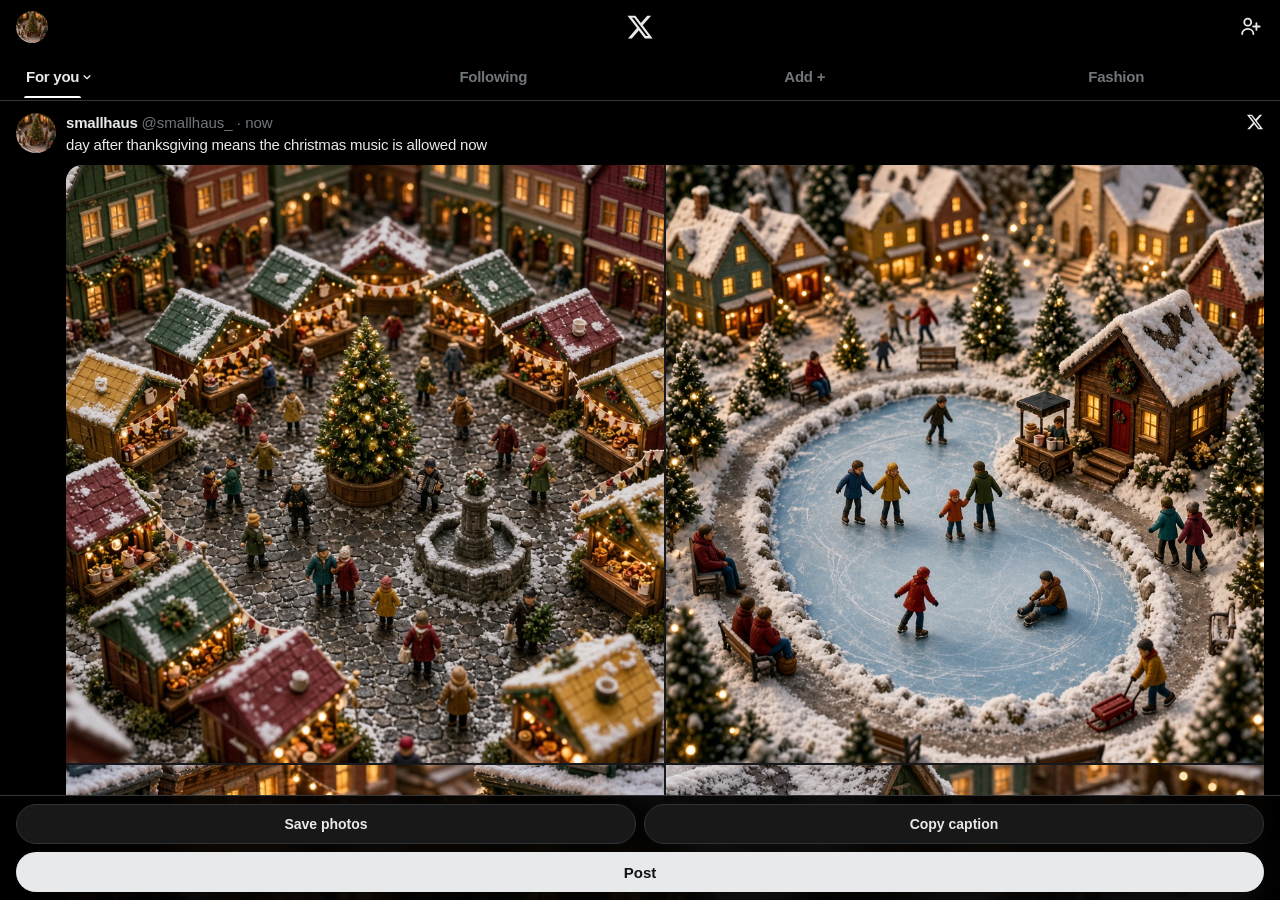
<file: x/smallhaus_/index.html>
<!DOCTYPE html>
<html lang="en">
<head>
  <meta charset="utf-8">
  <meta name="viewport" content="width=device-width, initial-scale=1, viewport-fit=cover">
  <meta name="apple-mobile-web-app-capable" content="yes">
  <meta name="theme-color" content="#000000">
  <title>smallhaus</title>
  <style>
    :root {
      --bg: #000;
      --text: #e7e9ea;
      --muted: #71767b;
      --line: #2f3336;
      --hair: #323436;
      --blue: #1d9bf0;
      --pill: #181818;
      --reply: #1e1e1e;
      --btn: #e7e9ea;
      --btn-text: #0f1419;
      --circle: #202327;
      --topbar: 53px;
      --tabs: 48px;
      --dock: 132px;
      --safe-top: env(safe-area-inset-top, 0px);
      --safe-bottom: env(safe-area-inset-bottom, 0px);
    }
    * { box-sizing: border-box; margin: 0; padding: 0; -webkit-tap-highlight-color: transparent; }
    html, body {
      background: var(--bg);
      color: var(--text);
      font-family: -apple-system, BlinkMacSystemFont, "SF Pro Text", "SF Pro Display", "Helvetica Neue", Helvetica, Arial, sans-serif;
      min-height: 100%;
      overflow: hidden;
    }
    body.locked { overscroll-behavior: none; }
    button, a { font: inherit; color: inherit; }
    img { display: block; }

    /* ——— Feed chrome ——— */
    #feed { display: flex; flex-direction: column; height: 100dvh; height: 100vh; }
    .feed-chrome {
      position: sticky;
      top: 0;
      z-index: 20;
      background: #000;
      padding-top: var(--safe-top);
      flex-shrink: 0;
    }
    .topbar {
      height: var(--topbar);
      display: grid;
      grid-template-columns: 1fr auto 1fr;
      align-items: center;
      padding: 0 16px;
      flex-shrink: 0;
    }
    .topbar .me {
      width: 32px; height: 32px; border-radius: 50%; object-fit: cover;
    }
    .topbar .xlogo { width: 28px; height: 28px; justify-self: center; fill: var(--text); }
    .topbar .add-person { width: 26px; height: 26px; justify-self: end; color: var(--text); stroke: currentColor; fill: none; }

    .tabs {
      height: var(--tabs);
      display: flex;
      align-items: stretch;
      padding: 0 8px;
      position: relative;
      flex-shrink: 0;
      border-bottom: 1px solid var(--hair);
    }
    .tabs button {
      flex: 1;
      background: none;
      border: 0;
      color: var(--muted);
      font-size: 15px;
      font-weight: 700;
      letter-spacing: -0.25px;
      position: relative;
      display: flex;
      align-items: center;
      justify-content: center;
      gap: 3px;
    }
    .tabs button.on { color: var(--text); }
    .tabs button.on .lab {
      position: relative;
    }
    .tabs button:first-child { justify-content: flex-start; padding-left: 18px; }
    .tabs button.on .lab::after {
      content: "";
      position: absolute;
      left: -2px; right: -2px; bottom: -13px;
      height: 2px;
      background: #fff;
      border-radius: 2px 2px 0 0;
    }
    .tabs .chev { display: inline-flex; width: 10px; height: 10px; color: var(--text); }
    .tabs .chev svg { width: 10px; height: 10px; }

    .feed-scroll {
      flex: 1;
      overflow-y: auto;
      overflow-x: hidden;
      padding-bottom: calc(var(--dock) + var(--safe-bottom) + 16px);
      -webkit-overflow-scrolling: touch;
    }

    /* Tweet row */
    .tweet {
      display: grid;
      grid-template-columns: 40px minmax(0, 1fr);
      column-gap: 10px;
      padding: 12px 16px 0 16px;
      position: relative;
    }
    .tweet .avatar { width: 40px; height: 40px; border-radius: 50%; object-fit: cover; }
    .who-line {
      display: flex;
      align-items: baseline;
      gap: 4px;
      min-width: 0;
      padding-right: 28px;
      line-height: 20px;
    }
    .who-line .name {
      font-size: 15px;
      font-weight: 700;
      letter-spacing: -0.2px;
      white-space: nowrap;
    }
    .who-line .meta {
      font-size: 15px;
      font-weight: 400;
      color: var(--muted);
      white-space: nowrap;
      overflow: hidden;
      text-overflow: ellipsis;
    }
    .x-mark {
      position: absolute;
      top: 12px;
      right: 16px;
      width: 18px;
      height: 18px;
      fill: var(--text);
    }
    .tweet .caption {
      font-size: 15px;
      font-weight: 400;
      line-height: 20px;
      letter-spacing: -0.2px;
      margin: 2px 0 0;
    }

    .media-grid {
      display: grid;
      gap: 2px;
      margin: 10px 0 0;
      border-radius: 16px;
      overflow: hidden;
      background: #16181c;
    }
    .media-grid .slide {
      overflow: hidden;
      background: #16181c;
      min-width: 0;
      min-height: 0;
    }
    .media-grid .slide img {
      width: 100%;
      height: 100%;
      object-fit: cover;
      display: block;
    }
    .media-grid.n1 { grid-template-columns: 1fr; aspect-ratio: 16 / 9; }
    .media-grid.n2 { grid-template-columns: 1fr 1fr; aspect-ratio: 2 / 1; }
    .media-grid.n3 {
      grid-template-columns: 1fr 1fr;
      grid-template-rows: 1fr 1fr;
      aspect-ratio: 4 / 3;
    }
    .media-grid.n3 .slide:first-child { grid-row: 1 / span 2; }
    .media-grid.n4 {
      grid-template-columns: 1fr 1fr;
      grid-template-rows: 1fr 1fr;
      aspect-ratio: 1 / 1;
    }
    .tweet .media-grid { margin-left: 0; }

    .eng {
      display: flex;
      align-items: center;
      justify-content: space-between;
      height: 32px;
      margin: 4px 0 0;
      padding: 0 0 10px;
      color: var(--muted);
    }
    .eng span, .eng button {
      display: inline-flex;
      align-items: center;
      gap: 5px;
      background: none;
      border: 0;
      color: var(--muted);
      min-width: 18px;
    }
    .eng svg, .ico svg { width: 18.75px; height: 18.75px; fill: currentColor; display: block; }
    .tweet-end { border-bottom: 1px solid var(--hair); height: 0; margin-top: 2px; }

    /* Queue dock */
    .dock {
      position: fixed;
      left: 0; right: 0;
      bottom: 0;
      z-index: 15;
      background: rgba(0,0,0,0.92);
      backdrop-filter: blur(16px);
      -webkit-backdrop-filter: blur(16px);
      border-top: 1px solid var(--hair);
      padding: 8px 16px calc(8px + var(--safe-bottom));
    }
    .dock .row { display: flex; gap: 8px; }
    .dock .ghost, .dock .btn {
      flex: 1;
      height: 40px;
      border-radius: 999px;
      border: 1px solid var(--line);
      background: #181818;
      color: var(--text);
      font-size: 14px;
      font-weight: 700;
      display: flex;
      align-items: center;
      justify-content: center;
      text-decoration: none;
    }
    .dock .primary {
      margin-top: 8px;
      width: 100%;
      height: 40px;
      border-radius: 999px;
      background: var(--btn);
      color: var(--btn-text);
      border: 0;
      font-size: 15px;
      font-weight: 700;
      display: flex;
      align-items: center;
      justify-content: center;
      text-decoration: none;
    }
    .dock .ghost:active, .dock .btn:active, .dock .primary:active { transform: scale(0.985); }
    .shortcut-hint {
      display: none;
      margin-top: 8px;
      text-align: center;
      font-size: 12px;
      line-height: 16px;
      color: var(--muted);
    }
    .shortcut-hint.show { display: block; }
    .shortcut-hint a { color: var(--muted); text-decoration: underline; text-underline-offset: 2px; }


    /* ——— Detail ——— */
    #detail {
      display: none;
      flex-direction: column;
      height: 100dvh; height: 100vh;
      background: #000;
    }
    body.show-detail #feed { display: none; }
    body.show-detail #detail { display: flex; }
    body.show-detail .dock, body.show-viewer .dock { display: none; }
    body.show-viewer #feed, body.show-viewer #detail { display: none; }
    body.show-viewer #viewer { display: flex; }

    .detail-bar {
      position: sticky;
      top: 0;
      z-index: 20;
      background: #000;
      padding-top: var(--safe-top);
      display: grid;
      grid-template-columns: 1fr auto 1fr;
      align-items: center;
      min-height: calc(53px + var(--safe-top));
      padding-left: 4px;
      padding-right: 8px;
      padding-bottom: 0;
      flex-shrink: 0;
    }
    .detail-bar .icon-btn {
      width: 44px; height: 44px;
      background: none; border: 0;
      color: var(--text);
      display: flex;
      align-items: center;
      justify-content: center;
    }
    .detail-bar .icon-btn svg { width: 22px; height: 22px; }
    .detail-title {
      font-size: 17px;
      font-weight: 700;
      letter-spacing: -0.3px;
      text-align: center;
    }
    .detail-bar .right {
      display: flex;
      align-items: center;
      justify-content: flex-end;
      gap: 4px;
    }
    .detail-bar .right button { width: 40px; height: 44px; background: none; border: 0; color: var(--text); display: flex; align-items: center; justify-content: center; }
    .detail-bar .right svg { width: 22px; height: 22px; fill: currentColor; }

    .detail-body {
      flex: 1;
      overflow-y: auto;
      padding-bottom: 8px;
      -webkit-overflow-scrolling: touch;
    }
    .detail-who {
      display: flex;
      align-items: center;
      padding: 8px 16px 0;
      gap: 10px;
    }
    .detail-who .avatar { width: 40px; height: 40px; border-radius: 50%; object-fit: cover; }
    .detail-names { display: flex; flex-direction: column; min-width: 0; flex: 1; }
    .detail-names .name { font-size: 15px; font-weight: 700; line-height: 18px; letter-spacing: -0.2px; }
    .detail-names .meta { font-size: 15px; font-weight: 400; color: var(--muted); line-height: 18px; }
    .xcom {
      margin-left: auto;
      font-size: 22px;
      font-weight: 700;
      letter-spacing: -0.8px;
      display: flex;
      align-items: baseline;
      line-height: 1;
      padding-top: 2px;
    }
    .xcom svg { width: 20px; height: 20px; fill: var(--text); position: relative; top: 2px; }
    .xcom span { font-size: 20px; font-weight: 700; letter-spacing: -0.8px; }
    .detail-body > .caption {
      font-size: 17px;
      font-weight: 400;
      line-height: 22px;
      letter-spacing: -0.2px;
      padding: 12px 16px 14px;
    }
    #images-detail {
      margin: 0 16px;
    }
    .stamp {
      font-size: 15px;
      color: var(--muted);
      padding: 12px 16px 0;
      letter-spacing: -0.2px;
    }
    .stamp strong { color: var(--text); font-weight: 700; }
    .detail-eng {
      display: flex;
      align-items: center;
      justify-content: space-between;
      padding: 12px 16px 10px;
      color: var(--muted);
      border-bottom: 1px solid var(--hair);
    }
    .detail-eng svg { width: 18.75px; height: 18.75px; fill: currentColor; }
    .relrow {
      display: flex;
      align-items: center;
      justify-content: space-between;
      padding: 14px 16px;
      color: var(--muted);
      font-size: 15px;
      font-weight: 700;
    }
    .relrow { gap: 8px; }
    .relrow > span { display: inline-flex; align-items: center; gap: 4px; }
    .relrow .chev { display: inline-flex; }

    /* ——— Viewer ——— */
    #viewer {
      display: none;
      flex-direction: column;
      height: 100dvh; height: 100vh;
      background: #000;
      position: relative;
    }
    .viewer-top {
      flex-shrink: 0;
      height: calc(60px + var(--safe-top));
      display: flex;
      align-items: center;
      justify-content: space-between;
      padding: var(--safe-top) 16px 0;
      z-index: 5;
    }
    .round-btn {
      width: 44px; height: 44px;
      border-radius: 50%;
      background: #202327;
      border: 0;
      color: #fff;
      display: flex;
      align-items: center;
      justify-content: center;
    }
    .round-btn svg { width: 20px; height: 20px; fill: #fff; }

    .viewer-stage {
      flex: 1;
      min-height: 0;
      display: flex;
      align-items: center;
      justify-content: center;
      overflow: hidden;
      padding: 4px 0;
    }
    .viewer-track {
      display: flex;
      width: 100%;
      height: 100%;
      transition: transform 0.25s ease;
    }
    .viewer-track.dragging { transition: none; }
    .viewer-track .vslide {
      flex: 0 0 100%;
      width: 100%;
      height: 100%;
      display: flex;
      align-items: center;
      justify-content: center;
    }
    .viewer-track img {
      width: 100%;
      height: 100%;
      object-fit: contain;
    }

    .viewer-bottom {
      flex-shrink: 0;
      padding: 0 16px 12px;
      background: #000;
    }
    .dots {
      display: flex;
      justify-content: center;
      gap: 5px;
      padding: 8px 0 10px;
    }
    .dots i {
      width: 5px; height: 5px;
      border-radius: 50%;
      background: #3a3a3a;
      display: block;
    }
    .dots i.on { background: #fff; }
    .v-author {
      display: flex;
      align-items: center;
      gap: 10px;
      padding: 4px 0 8px;
    }
    .v-author .avatar { width: 36px; height: 36px; border-radius: 50%; object-fit: cover; }
    .v-author .names { flex: 1; min-width: 0; }
    .v-author .name { font-size: 15px; font-weight: 700; line-height: 18px; }
    .v-author .meta { font-size: 15px; color: var(--muted); line-height: 18px; }
    .follow {
      background: #fff;
      color: #0f1419;
      border: 0;
      border-radius: 999px;
      font-size: 14px;
      font-weight: 700;
      padding: 6px 16px;
      line-height: 20px;
    }
    .v-caption {
      font-size: 15px;
      line-height: 20px;
      padding: 0 0 12px;
    }
    .vpills {
      display: flex;
      align-items: center;
      gap: 10px;
      padding: 0 0 12px;
    }
    .vpills span {
      flex: 1;
      height: 40px;
      border-radius: 999px;
      background: #181818;
      display: flex;
      align-items: center;
      justify-content: center;
      color: #fff;
    }
    .vpills span.narrow { flex: 0 0 48px; }
    .vpills svg { width: 18.75px; height: 18.75px; fill: currentColor; }
    .reply-pill {
      height: 44px;
      border-radius: 999px;
      background: #1e1e1e;
      color: var(--muted);
      display: flex;
      align-items: center;
      justify-content: flex-start;
      padding: 0 20px;
      font-size: 16px;
      margin-bottom: 8px;
    }

    #toast {
      position: fixed;
      left: 50%;
      bottom: calc(var(--dock) + var(--safe-bottom) + 16px);
      transform: translateX(-50%) translateY(12px);
      background: #e7e9ea;
      color: #0f1419;
      font-size: 14px;
      font-weight: 700;
      padding: 10px 16px;
      border-radius: 999px;
      opacity: 0;
      pointer-events: none;
      transition: opacity 0.2s, transform 0.2s;
      z-index: 40;
    }
    #toast.show { opacity: 1; transform: translateX(-50%) translateY(0); }
    #downloads { display: none; }
    #downloads.show { display: grid; grid-template-columns: 1fr 1fr; gap: 8px; padding: 8px 16px 16px; }
    #downloads img { width: 100%; border-radius: 8px; }

  </style>
</head>
<body>
  <div id="feed">
    <div class="feed-chrome">
    <div class="topbar">
      <img class="me" src="avatar.jpg?v=20261127-1155" alt="" onerror="this.onerror=null;this.src='avatar.jpg'">
      <svg class="xlogo" viewBox="0 0 24 24" aria-hidden="true"><path d="M18.244 2.25h3.308l-7.227 8.26 8.502 11.24H16.17l-5.214-6.817L4.99 21.75H1.68l7.73-8.835L1.254 2.25H8.08l4.713 6.231zm-1.161 17.52h1.833L7.084 4.126H5.117z"/></svg>
      <svg class="add-person" viewBox="0 0 24 24" fill="none" stroke="currentColor" stroke-width="1.7" stroke-linecap="round" stroke-linejoin="round" aria-hidden="true"><circle cx="9" cy="7.5" r="3.2"/><path d="M3.8 18.5c0-2.7 2.2-4.7 5.2-4.7s5.2 2 5.2 4.7"/><path d="M17 8.5v6M14 11.5h6"/></svg>
    </div>
    <div class="tabs">
      <button type="button" class="on"><span class="lab">For you</span> <span class="chev"><svg viewBox="0 0 12 12" fill="none" stroke="currentColor" stroke-width="1.6" stroke-linecap="round" stroke-linejoin="round"><path d="M2.5 4.5L6 8l3.5-3.5"/></svg></span></button>
      <button type="button">Following</button>
      <button type="button">Add +</button>
      <button type="button">Fashion</button>
    </div>
    </div>
    <div class="feed-scroll">
      <article class="tweet" id="card">
        <img class="avatar" src="avatar.jpg?v=20261127-1155" alt="" onerror="this.onerror=null;this.src='avatar.jpg'">
        <div class="tweet-main">
          <div class="who-line">
            <span class="name">smallhaus</span>
            <span class="meta">@smallhaus_ · now</span>
          </div>
          <p class="caption" id="caption">Caption</p>
          <div class="media-grid" id="images"></div>
          <div class="eng" aria-hidden="true">
            <span class="i-reply"></span>
            <span class="i-repost"></span>
            <span class="i-like"></span>
            <span class="i-views"></span>
            <span class="i-bookmark"></span>
            <span class="i-share"></span>
          </div>
        </div>
        <svg class="x-mark" viewBox="0 0 24 24" aria-hidden="true"><path d="M18.244 2.25h3.308l-7.227 8.26 8.502 11.24H16.17l-5.214-6.817L4.99 21.75H1.68l7.73-8.835L1.254 2.25H8.08l4.713 6.231zm-1.161 17.52h1.833L7.084 4.126H5.117z"/></svg>
      </article>
      <div class="tweet-end"></div>
      <div id="downloads"></div>
    </div>
  </div>

  <div class="dock" id="dock">
    <div class="row">
      <button type="button" class="ghost" id="save">Save photos</button>
      <button type="button" class="ghost" id="copy">Copy caption</button>
    </div>
    <a class="primary" id="post" href="shortcuts://run-shortcut?name=smallhaus%20post">Post</a>
    <p class="shortcut-hint" id="shortcut-hint">
      <a id="get-shortcut" href="https://vuolo.github.io/x/smallhaus_/smallhaus%20post.shortcut" target="_blank" rel="noopener">shortcut not running? get it</a>
    </p>
  </div>

  <div id="detail">
    <div class="detail-bar">
      <button type="button" class="icon-btn" id="detail-back" aria-label="Back">
        <svg viewBox="0 0 24 24" fill="none" stroke="currentColor" stroke-width="2.15" stroke-linecap="round" stroke-linejoin="round" aria-hidden="true"><path d="M15 5L7 12l8 7"/></svg>
      </button>
      <div class="detail-title">Post</div>
      <div class="right">
        <button type="button" aria-label="Grok"><svg viewBox="0 0 24 24" aria-hidden="true"><path d="M6.15 16.55 A6.55 6.55 0 1 1 17.85 7.45" fill="none" stroke="currentColor" stroke-width="2.35" stroke-linecap="butt"/><path d="M7.45 17.85 A6.55 6.55 0 1 1 16.55 6.15" fill="none" stroke="currentColor" stroke-width="2.35" stroke-linecap="butt"/><path d="M5.1 19.15 L6.35 19.85 L18.9 4.85 L17.65 4.15 Z" fill="currentColor"/></svg></button>
        <button type="button" aria-label="More"><svg viewBox="0 0 24 24"><circle cx="5" cy="12" r="2"/><circle cx="12" cy="12" r="2"/><circle cx="19" cy="12" r="2"/></svg></button>
      </div>
    </div>
    <div class="detail-body">
      <div class="detail-who">
        <img class="avatar" src="avatar.jpg?v=20261127-1155" alt="" onerror="this.onerror=null;this.src='avatar.jpg'">
        <div class="detail-names">
          <span class="name">smallhaus</span>
          <span class="meta">@smallhaus_</span>
        </div>
        <div class="xcom">
          <svg viewBox="0 0 24 24" aria-hidden="true"><path d="M18.244 2.25h3.308l-7.227 8.26 8.502 11.24H16.17l-5.214-6.817L4.99 21.75H1.68l7.73-8.835L1.254 2.25H8.08l4.713 6.231zm-1.161 17.52h1.833L7.084 4.126H5.117z"/></svg><span>.com</span>
        </div>
      </div>
      <p class="caption" id="caption-detail">Caption</p>
      <div class="media-grid" id="images-detail"></div>
      <p class="stamp" id="stamp">12:00 AM · 11/27/26 · <strong>0</strong> Views</p>
      <div class="detail-eng" aria-hidden="true">
        <span class="i-reply"></span>
        <span class="i-repost"></span>
        <span class="i-like"></span>
        <span class="i-bookmark"></span>
        <span class="i-share"></span>
      </div>
      <div class="relrow">
        <span>Relevant <span class="chev"><svg viewBox="0 0 12 12" width="10" height="10" fill="none" stroke="currentColor" stroke-width="1.6" stroke-linecap="round" stroke-linejoin="round"><path d="M2.5 4.5L6 8l3.5-3.5"/></svg></span></span>
        <span>View quotes <span class="chev"><svg viewBox="0 0 12 12" width="10" height="10" fill="none" stroke="currentColor" stroke-width="1.8" stroke-linecap="round" stroke-linejoin="round"><path d="M4 2.5L8.5 6 4 9.5"/></svg></span></span>
      </div>
    </div>
  </div>

  <div id="viewer">
    <div class="viewer-top">
      <button type="button" class="round-btn" id="viewer-close" aria-label="Back">
        <svg viewBox="0 0 24 24" aria-hidden="true"><path d="M20 11H7.414l4.293-4.293-1.414-1.414L3.586 12l6.707 6.707 1.414-1.414L7.414 13H20z"/></svg>
      </button>
      <button type="button" class="round-btn" id="viewer-more" aria-label="More">
        <svg viewBox="0 0 24 24" aria-hidden="true"><circle cx="5" cy="12" r="2"/><circle cx="12" cy="12" r="2"/><circle cx="19" cy="12" r="2"/></svg>
      </button>
    </div>
    <div class="viewer-stage">
      <div class="viewer-track" id="viewer-track"></div>
    </div>
    <div class="viewer-bottom" id="viewer-bottom">
      <div class="dots" id="viewer-dots"></div>
      <div class="v-author">
        <img class="avatar" src="avatar.jpg?v=20261127-1155" alt="" onerror="this.onerror=null;this.src='avatar.jpg'">
        <div class="names">
          <div class="name">smallhaus</div>
          <div class="meta">@smallhaus_</div>
        </div>
        <button type="button" class="follow">Follow</button>
      </div>
      <p class="v-caption" id="caption-viewer">Caption</p>
      <div class="vpills" aria-hidden="true">
        <span class="i-reply"></span>
        <span class="i-repost"></span>
        <span class="i-like"></span>
        <span class="i-bookmark narrow"></span>
        <span class="i-share narrow"></span>
      </div>
      <div class="reply-pill">Post your reply</div>
    </div>
  </div>

  <div id="toast"></div>

  <script>
    const ICONS = {
      reply: '<svg viewBox="0 0 24 24" aria-hidden="true"><path d="M1.751 10c0-4.42 3.584-8 8.005-8h4.366c4.49 0 8.129 3.64 8.129 8.13 0 4.49-3.64 8.13-8.13 8.13H8.754l-4.071 3.405c-.395.33-.948.034-.948-.415V18.16C2.49 16.32 1.75 13.3 1.75 10zm8.005-6c-3.317 0-6.005 2.69-6.005 6 0 3.037.75 5.463 2.047 6.99.13.156.2.36.2.566v1.816l2.664-2.228a.75.75 0 01.486-.163h4.366c3.317 0 6.13-2.813 6.13-6.13C19.379 6.813 16.566 4 13.249 4H9.756z"/></svg>',
      repost: '<svg viewBox="0 0 24 24" aria-hidden="true"><path d="M4.75 3.79l4.603 4.3-1.706 1.82L6 8.32v7.43c0 .794.63 1.45 1.45 1.45H13a.75.75 0 010 1.5H7.45c-1.65 0-2.95-1.3-2.95-2.95V8.32l-1.647 1.57-1.706-1.82L4.75 3.79zM19.25 20.21l-4.603-4.3 1.706-1.82L18 15.68V8.25c0-.794-.63-1.45-1.45-1.45H11a.75.75 0 010-1.5h5.55c1.65 0 2.95 1.3 2.95 2.95v7.43l1.647-1.57 1.706 1.82-4.603 4.3z"/></svg>',
      like: '<svg viewBox="0 0 24 24" aria-hidden="true"><path fill-rule="evenodd" d="M16.697 5.5c-1.222-.06-2.679.51-3.697 2.19-1.018-1.68-2.475-2.25-3.697-2.19-1.543.07-3.303 1.49-3.303 3.95 0 4.09 5.01 8.1 6.5 9.4.4.3.8.3 1.2 0 1.49-1.3 6.5-5.31 6.5-9.4 0-2.46-1.76-3.88-3.303-3.95zm-7.398 3.75c0-1.232.89-2.05 1.947-2.1.78-.04 1.687.385 2.495 1.56l.454.63.454-.63c.807-1.175 1.714-1.6 2.495-1.56 1.056.05 1.946.868 1.946 2.1 0 2.72-3.27 5.86-5.395 7.41-2.126-1.55-5.396-4.69-5.396-7.41z"/></svg>',
      views: '<svg viewBox="0 0 24 24" aria-hidden="true"><path d="M8.75 21V3h2v18h-2zM18 21V8.5h2V21h-2zM4 21l.004-10h2L6 21H4zm9.248 0v-7h2v7h-2z"/></svg>',
      bookmark: '<svg viewBox="0 0 24 24" aria-hidden="true"><path d="M4 4.5C4 3.12 5.119 2 6.5 2h11C18.881 2 20 3.12 20 4.5v18.44l-8-5.71-8 5.71V4.5zM6.5 4c-.276 0-.5.22-.5.5v14.56l6-4.29 6 4.29V4.5c0-.28-.224-.5-.5-.5h-11z"/></svg>',
      share: '<svg viewBox="0 0 24 24" aria-hidden="true"><path d="M12 2.59l5.7 5.7-1.41 1.42L13 6.41V16h-2V6.41l-3.3 3.3-1.41-1.42L12 2.59zM21 15l-.02 3.51c0 1.38-1.12 2.49-2.5 2.49H5.5C4.11 21 3 19.88 3 18.5V15h2v3.5c0 .28.22.5.5.5h12.98c.28 0 .5-.22.5-.5L19 15h2z"/></svg>'
    };
    document.querySelectorAll(".i-reply").forEach((el) => { el.innerHTML = ICONS.reply; });
    document.querySelectorAll(".i-repost").forEach((el) => { el.innerHTML = ICONS.repost; });
    document.querySelectorAll(".i-like").forEach((el) => { el.innerHTML = ICONS.like; });
    document.querySelectorAll(".i-views").forEach((el) => { el.innerHTML = ICONS.views; });
    document.querySelectorAll(".i-bookmark").forEach((el) => { el.innerHTML = ICONS.bookmark; });
    document.querySelectorAll(".i-share").forEach((el) => { el.innerHTML = ICONS.share; });

    const fileName = (url, i) => {
      const base = String(url || "").split("?")[0].split("/").pop();
      return base || `0${i + 1}.jpg`;
    };

    let imageUrls = [];
    let mediaIndex = 0;
    const captionEl = document.getElementById("caption");
    const captionDetail = document.getElementById("caption-detail");
    const captionViewer = document.getElementById("caption-viewer");
    const toast = document.getElementById("toast");
    const downloads = document.getElementById("downloads");
    const stampEl = document.getElementById("stamp");
    const viewer = document.getElementById("viewer");
    const track = document.getElementById("viewer-track");
    const dotsEl = document.getElementById("viewer-dots");
    const feedGrid = document.getElementById("images");
    const detailGrid = document.getElementById("images-detail");

    const currentCaption = () => (captionEl.textContent || "").trim();

    const showToast = (msg) => {
      toast.textContent = msg;
      toast.classList.add("show");
      setTimeout(() => toast.classList.remove("show"), 1800);
    };

    const withVersion = (url, version) => {
      if (!version || String(url).includes("?")) return url;
      return `${url}?v=${encodeURIComponent(version)}`;
    };

    const applyImages = (urls) => {
      imageUrls = (urls || []).filter(Boolean).slice(0, 4);
      const n = imageUrls.length;
      const cls = `media-grid n${n || 1}`;
      const slideHtml = imageUrls.map((url, i) =>
        `<div class="slide"><img src="${url}" alt="" data-i="${i}"></div>`
      ).join("");
      feedGrid.className = cls;
      detailGrid.className = cls;
      feedGrid.innerHTML = slideHtml;
      detailGrid.innerHTML = slideHtml;
      track.innerHTML = imageUrls.map((url) =>
        `<div class="vslide"><img src="${url}" alt=""></div>`
      ).join("");
      dotsEl.innerHTML = imageUrls.map((_, i) =>
        `<i${i === mediaIndex ? ' class="on"' : ""}></i>`
      ).join("");
      downloads.innerHTML = imageUrls.map((url, i) => {
        const name = fileName(url, i);
        return `<a href="${url}" download="${name}"><img src="${url}" alt="${i + 1}"></a>`;
      }).join("");
    };

    const setCaption = (text) => {
      const trimmed = String(text || "").trim();
      if (!trimmed) return;
      captionEl.textContent = trimmed;
      captionDetail.textContent = trimmed;
      captionViewer.textContent = trimmed;
    };

    const setStamp = (dateStr) => {
      stampEl.innerHTML = "12:00 AM · 11/27/26 · <strong>0</strong> Views";
    };

    const loadToday = async () => {
      let text = "";
      let version = "";
      let urls = [];
      try {
        const res = await fetch("today.json", { cache: "no-store" });
        if (res.ok) {
          const data = await res.json();
          text = String(data.caption || "").trim();
          version = String(data.version || data.v || "").trim();
          setStamp(data.date);
          if (Array.isArray(data.images) && data.images.length) {
            urls = data.images.map((url) => withVersion(url, version));
          }
        }
      } catch (err) {}
      if (!urls.length) {
        try {
          const res = await fetch("images.txt", { cache: "no-store" });
          if (res.ok) {
            urls = (await res.text()).split(/\r?\n/).map((s) => s.trim()).filter(Boolean)
              .map((url) => withVersion(url, version));
          }
        } catch (err) {}
      }
      if (urls.length) applyImages(urls);
      if (!text) {
        try {
          const res = await fetch("caption.txt", { cache: "no-store" });
          if (res.ok) text = (await res.text()).trim();
        } catch (err) {}
      }
      setCaption(text);
    };

    const cleanUrl = () => location.pathname + location.search;

    const parseRoute = () => {
      const s = history.state;
      if (s && (s.view === "post" || s.view === "media")) {
        const max = Math.max(0, imageUrls.length - 1);
        return { view: s.view, index: Math.max(0, Math.min(max, Number(s.index) || 0)) };
      }
      return { view: "queue", index: 0 };
    };

    const paintMedia = (index, dx = 0, dragging = false) => {
      const max = Math.max(0, imageUrls.length - 1);
      mediaIndex = Math.max(0, Math.min(max, index));
      track.classList.toggle("dragging", dragging);
      const width = viewer.clientWidth || window.innerWidth;
      track.style.transform = `translateX(${-mediaIndex * width + dx}px)`;
      [...dotsEl.querySelectorAll("i")].forEach((dot, i) => dot.classList.toggle("on", i === mediaIndex));
    };

    const render = () => {
      const route = parseRoute();
      document.body.classList.toggle("show-detail", route.view === "post");
      document.body.classList.toggle("show-viewer", route.view === "media");
      document.body.classList.toggle("locked", route.view !== "queue");
      if (route.view === "media") paintMedia(route.index);
    };

    const go = (view, index) => {
      const state = { view: view || "queue", index: index || 0 };
      const current = history.state || {};
      if (current.view === state.view && (state.view !== "media" || current.index === state.index)) {
        render();
        return;
      }
      history.pushState(state, "", cleanUrl());
      render();
    };

    const back = () => {
      if (history.state && history.state.view && history.state.view !== "queue") {
        history.back();
        return;
      }
      history.replaceState({ view: "queue" }, "", cleanUrl());
      render();
    };

    document.getElementById("card").addEventListener("click", (e) => {
      if (e.target.closest(".eng")) return;
      go("post");
    });
    document.getElementById("detail-back").addEventListener("click", (e) => {
      e.preventDefault();
      back();
    });
    document.getElementById("viewer-close").addEventListener("click", (e) => {
      e.preventDefault();
      back();
    });

    document.getElementById("images-detail").addEventListener("click", (e) => {
      const img = e.target.closest("img[data-i]");
      if (!img) return;
      e.preventDefault();
      e.stopPropagation();
      go("media", Number(img.dataset.i));
    });

    document.getElementById("copy").addEventListener("click", async () => {
      try {
        await navigator.clipboard.writeText(currentCaption());
        showToast("Copied");
      } catch (err) {
        showToast("Long-press the caption");
      }
    });

    document.getElementById("save").addEventListener("click", async () => {
      try {
        const files = await Promise.all(imageUrls.map(async (url, i) => {
          const res = await fetch(url);
          const filename = fileName(url, i);
          const blob = await res.blob();
          return new File([blob], filename, { type: "image/jpeg" });
        }));
        if (navigator.canShare && navigator.canShare({ files })) {
          await navigator.share({ files });
          return;
        }
      } catch (err) {
        if (err && err.name === "AbortError") return;
      }
      for (const [i, url] of imageUrls.entries()) {
        const a = document.createElement("a");
        a.href = url;
        a.download = fileName(url, i);
        document.body.appendChild(a);
        a.click();
        a.remove();
      }
      downloads.classList.add("show");
    });

    const HINT_KEY = "xQueuePostTap:smallhaus_";
    const HINT_MS = 90 * 1000;
    const shortcutHint = document.getElementById("shortcut-hint");
    let hintHideTimer = 0;
    const clearHintState = () => {
      try { sessionStorage.removeItem(HINT_KEY); } catch (err) {}
      try { localStorage.removeItem(HINT_KEY); } catch (err) {}
      shortcutHint.classList.remove("show");
      if (hintHideTimer) {
        clearTimeout(hintHideTimer);
        hintHideTimer = 0;
      }
    };
    const isReloadNavigation = () => {
      try {
        const nav = performance.getEntriesByType("navigation")[0];
        return !!(nav && nav.type === "reload");
      } catch (err) {
        return false;
      }
    };
    const markPostTap = () => {
      try { sessionStorage.setItem(HINT_KEY, String(Date.now())); } catch (err) {}
    };
    const maybeShowShortcutHint = () => {
      let ts = 0;
      try { ts = Number(sessionStorage.getItem(HINT_KEY) || 0); } catch (err) {}
      const remaining = ts ? HINT_MS - (Date.now() - ts) : 0;
      if (remaining > 0) {
        shortcutHint.classList.add("show");
        if (hintHideTimer) clearTimeout(hintHideTimer);
        hintHideTimer = setTimeout(() => {
          shortcutHint.classList.remove("show");
          try { sessionStorage.removeItem(HINT_KEY); } catch (err) {}
          hintHideTimer = 0;
        }, remaining);
      } else {
        shortcutHint.classList.remove("show");
        if (ts) {
          try { sessionStorage.removeItem(HINT_KEY); } catch (err) {}
        }
      }
    };
    document.getElementById("post").addEventListener("click", markPostTap);
    document.addEventListener("visibilitychange", () => {
      if (document.visibilityState === "visible") maybeShowShortcutHint();
    });
    // Load or reload always lands on a clean feed: drop any stored tap and keep the hint hidden.
    // Show the hint only when the page becomes visible again within HINT_MS of an in-page Post tap.
    window.addEventListener("pageshow", (event) => {
      if (!event.persisted || isReloadNavigation()) clearHintState();
    });

    let startX = 0, startY = 0, lastX = 0, lastY = 0, axis = null, swiping = false;
    const startAt = (x, y) => {
      startX = lastX = x;
      startY = lastY = y;
      axis = null;
      swiping = true;
    };
    const moveAt = (x, y, e) => {
      if (!swiping) return;
      const dx = x - startX;
      const dy = y - startY;
      if (!axis) {
        if (Math.abs(dx) < 8 && Math.abs(dy) < 8) return;
        axis = Math.abs(dx) > Math.abs(dy) ? "x" : "y";
      }
      if (axis !== "x") return;
      if (e && e.cancelable) e.preventDefault();
      lastX = x;
      lastY = y;
      const atStart = mediaIndex === 0 && dx > 0;
      const atEnd = mediaIndex === imageUrls.length - 1 && dx < 0;
      const resist = atStart || atEnd ? 0.35 : 1;
      paintMedia(mediaIndex, dx * resist, true);
    };
    const endAt = () => {
      if (!swiping) return;
      swiping = false;
      const dx = lastX - startX;
      if (axis === "x" && Math.abs(dx) > 40) {
        paintMedia(mediaIndex + (dx < 0 ? 1 : -1));
        history.replaceState({ view: "media", index: mediaIndex }, "", cleanUrl());
      } else {
        paintMedia(mediaIndex);
      }
      axis = null;
    };

    viewer.addEventListener("touchstart", (e) => {
      if (e.target.closest(".round-btn") || e.target.closest(".viewer-bottom")) return;
      const t = e.changedTouches[0];
      startAt(t.clientX, t.clientY);
    }, { passive: true });
    viewer.addEventListener("touchmove", (e) => {
      const t = e.changedTouches[0];
      moveAt(t.clientX, t.clientY, e);
    }, { passive: false });
    viewer.addEventListener("touchend", endAt);
    viewer.addEventListener("touchcancel", endAt);
    viewer.addEventListener("mousedown", (e) => {
      if (e.target.closest(".round-btn") || e.target.closest(".viewer-bottom")) return;
      startAt(e.clientX, e.clientY);
    });
    window.addEventListener("mousemove", (e) => { if (swiping) moveAt(e.clientX, e.clientY, e); });
    window.addEventListener("mouseup", endAt);
    window.addEventListener("keydown", (e) => {
      if (!document.body.classList.contains("show-viewer")) {
        if (e.key === "Escape" && document.body.classList.contains("show-detail")) back();
        return;
      }
      if (e.key === "Escape") back();
      if (e.key === "ArrowLeft") {
        paintMedia(mediaIndex - 1);
        history.replaceState({ view: "media", index: mediaIndex }, "", cleanUrl());
      }
      if (e.key === "ArrowRight") {
        paintMedia(mediaIndex + 1);
        history.replaceState({ view: "media", index: mediaIndex }, "", cleanUrl());
      }
    });
    window.addEventListener("popstate", render);
    window.addEventListener("resize", () => {
      if (document.body.classList.contains("show-viewer")) paintMedia(mediaIndex);
    });

    // Refresh or a pasted #post / #media link always lands on the queue.
    // In-session pushState keeps a clean URL so the address bar never changes;
    // history.state still powers detail/viewer so iOS back-swipe works.
    const refreshLiveAvatar = () => {
      // Live pfp: fxtwitter is a CORS-open, no-auth lookup of the current
      // profile_image_url. pbs.twimg URLs change whenever the pfp changes, so
      // a new picture shows on the next page load. unavatar's free tier cannot
      // do this (custom ttl is paid; default cache is up to 28 days).
      const handle = "smallhaus_";
      const fallback = "avatar.jpg";
      const endpoint = "https://api.fxtwitter.com/" + encodeURIComponent(handle) + "?t=" + Date.now();
      fetch(endpoint, { cache: "no-store" })
        .then((r) => (r.ok ? r.json() : Promise.reject()))
        .then((data) => {
          let url = data && data.user && data.user.avatar_url;
          if (!url || typeof url !== "string") return;
          url = url.replace(/_(normal|bigger|mini|200x200)(\.(jpg|jpeg|png|webp))?$/i, "_400x400$2");
          document.querySelectorAll("img.me, img.avatar").forEach((img) => {
            img.onerror = function () {
              this.onerror = null;
              this.src = fallback;
            };
            img.src = url;
          });
        })
        .catch(() => {});
    };

    history.replaceState({ view: "queue" }, "", cleanUrl());
    render();
    loadToday();
    clearHintState();
    refreshLiveAvatar();
  </script>
</body>
</html>
</file>
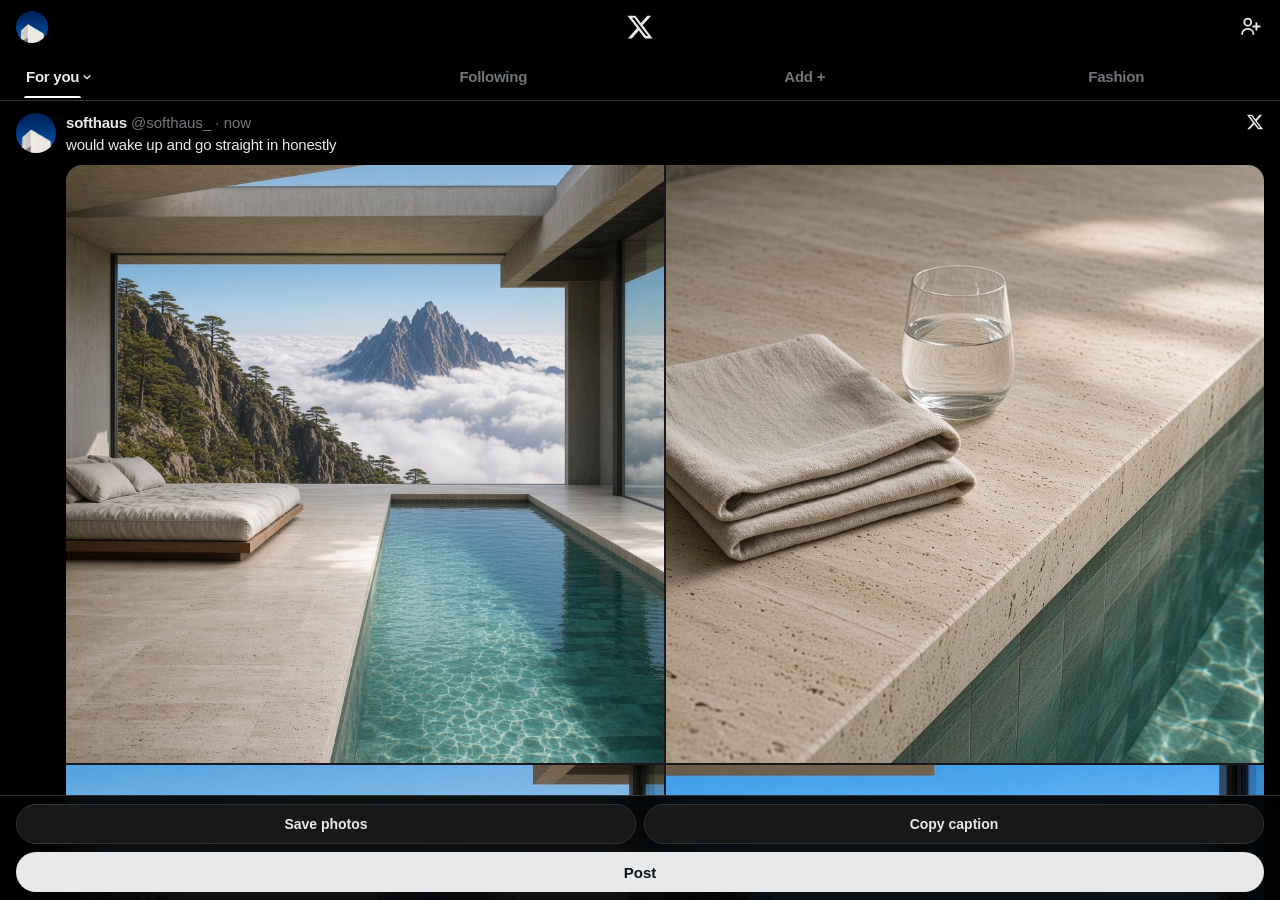
<file: x/softhaus_/index.html>
<!DOCTYPE html>
<html lang="en">
<head>
  <meta charset="utf-8">
  <meta name="viewport" content="width=device-width, initial-scale=1, viewport-fit=cover">
  <meta name="apple-mobile-web-app-capable" content="yes">
  <meta name="theme-color" content="#000000">
  <title>softhaus</title>
  <style>
    :root {
      --bg: #000;
      --text: #e7e9ea;
      --muted: #71767b;
      --line: #2f3336;
      --hair: #323436;
      --blue: #1d9bf0;
      --pill: #181818;
      --reply: #1e1e1e;
      --btn: #e7e9ea;
      --btn-text: #0f1419;
      --circle: #202327;
      --topbar: 53px;
      --tabs: 48px;
      --dock: 132px;
      --safe-top: env(safe-area-inset-top, 0px);
      --safe-bottom: env(safe-area-inset-bottom, 0px);
    }
    * { box-sizing: border-box; margin: 0; padding: 0; -webkit-tap-highlight-color: transparent; }
    html, body {
      background: var(--bg);
      color: var(--text);
      font-family: -apple-system, BlinkMacSystemFont, "SF Pro Text", "SF Pro Display", "Helvetica Neue", Helvetica, Arial, sans-serif;
      min-height: 100%;
      overflow: hidden;
    }
    body.locked { overscroll-behavior: none; }
    button, a { font: inherit; color: inherit; }
    img { display: block; }

    /* ——— Feed chrome ——— */
    #feed { display: flex; flex-direction: column; height: 100dvh; height: 100vh; }
    .feed-chrome {
      position: sticky;
      top: 0;
      z-index: 20;
      background: #000;
      padding-top: var(--safe-top);
      flex-shrink: 0;
    }
    .topbar {
      height: var(--topbar);
      display: grid;
      grid-template-columns: 1fr auto 1fr;
      align-items: center;
      padding: 0 16px;
      flex-shrink: 0;
    }
    .topbar .me {
      width: 32px; height: 32px; border-radius: 50%; object-fit: cover;
    }
    .topbar .xlogo { width: 28px; height: 28px; justify-self: center; fill: var(--text); }
    .topbar .add-person { width: 26px; height: 26px; justify-self: end; color: var(--text); stroke: currentColor; fill: none; }

    .tabs {
      height: var(--tabs);
      display: flex;
      align-items: stretch;
      padding: 0 8px;
      position: relative;
      flex-shrink: 0;
      border-bottom: 1px solid var(--hair);
    }
    .tabs button {
      flex: 1;
      background: none;
      border: 0;
      color: var(--muted);
      font-size: 15px;
      font-weight: 700;
      letter-spacing: -0.25px;
      position: relative;
      display: flex;
      align-items: center;
      justify-content: center;
      gap: 3px;
    }
    .tabs button.on { color: var(--text); }
    .tabs button.on .lab {
      position: relative;
    }
    .tabs button:first-child { justify-content: flex-start; padding-left: 18px; }
    .tabs button.on .lab::after {
      content: "";
      position: absolute;
      left: -2px; right: -2px; bottom: -13px;
      height: 2px;
      background: #fff;
      border-radius: 2px 2px 0 0;
    }
    .tabs .chev { display: inline-flex; width: 10px; height: 10px; color: var(--text); }
    .tabs .chev svg { width: 10px; height: 10px; }

    .feed-scroll {
      flex: 1;
      overflow-y: auto;
      overflow-x: hidden;
      padding-bottom: calc(var(--dock) + var(--safe-bottom) + 16px);
      -webkit-overflow-scrolling: touch;
    }

    /* Tweet row */
    .tweet {
      display: grid;
      grid-template-columns: 40px minmax(0, 1fr);
      column-gap: 10px;
      padding: 12px 16px 0 16px;
      position: relative;
    }
    .tweet .avatar { width: 40px; height: 40px; border-radius: 50%; object-fit: cover; }
    .who-line {
      display: flex;
      align-items: baseline;
      gap: 4px;
      min-width: 0;
      padding-right: 28px;
      line-height: 20px;
    }
    .who-line .name {
      font-size: 15px;
      font-weight: 700;
      letter-spacing: -0.2px;
      white-space: nowrap;
    }
    .who-line .meta {
      font-size: 15px;
      font-weight: 400;
      color: var(--muted);
      white-space: nowrap;
      overflow: hidden;
      text-overflow: ellipsis;
    }
    .x-mark {
      position: absolute;
      top: 12px;
      right: 16px;
      width: 18px;
      height: 18px;
      fill: var(--text);
    }
    .tweet .caption {
      font-size: 15px;
      font-weight: 400;
      line-height: 20px;
      letter-spacing: -0.2px;
      margin: 2px 0 0;
    }

    .media-grid {
      display: grid;
      gap: 2px;
      margin: 10px 0 0;
      border-radius: 16px;
      overflow: hidden;
      background: #16181c;
    }
    .media-grid .slide {
      overflow: hidden;
      background: #16181c;
      min-width: 0;
      min-height: 0;
    }
    .media-grid .slide img {
      width: 100%;
      height: 100%;
      object-fit: cover;
      display: block;
    }
    .media-grid.n1 { grid-template-columns: 1fr; aspect-ratio: 16 / 9; }
    .media-grid.n2 { grid-template-columns: 1fr 1fr; aspect-ratio: 2 / 1; }
    .media-grid.n3 {
      grid-template-columns: 1fr 1fr;
      grid-template-rows: 1fr 1fr;
      aspect-ratio: 4 / 3;
    }
    .media-grid.n3 .slide:first-child { grid-row: 1 / span 2; }
    .media-grid.n4 {
      grid-template-columns: 1fr 1fr;
      grid-template-rows: 1fr 1fr;
      aspect-ratio: 1 / 1;
    }
    .tweet .media-grid { margin-left: 0; }

    .eng {
      display: flex;
      align-items: center;
      justify-content: space-between;
      height: 32px;
      margin: 4px 0 0;
      padding: 0 0 10px;
      color: var(--muted);
    }
    .eng span, .eng button {
      display: inline-flex;
      align-items: center;
      gap: 5px;
      background: none;
      border: 0;
      color: var(--muted);
      min-width: 18px;
    }
    .eng svg, .ico svg { width: 18.75px; height: 18.75px; fill: currentColor; display: block; }
    .tweet-end { border-bottom: 1px solid var(--hair); height: 0; margin-top: 2px; }

    /* Queue dock */
    .dock {
      position: fixed;
      left: 0; right: 0;
      bottom: 0;
      z-index: 15;
      background: rgba(0,0,0,0.92);
      backdrop-filter: blur(16px);
      -webkit-backdrop-filter: blur(16px);
      border-top: 1px solid var(--hair);
      padding: 8px 16px calc(8px + var(--safe-bottom));
    }
    .dock .row { display: flex; gap: 8px; }
    .dock .ghost, .dock .btn {
      flex: 1;
      height: 40px;
      border-radius: 999px;
      border: 1px solid var(--line);
      background: #181818;
      color: var(--text);
      font-size: 14px;
      font-weight: 700;
      display: flex;
      align-items: center;
      justify-content: center;
      text-decoration: none;
    }
    .dock .primary {
      margin-top: 8px;
      width: 100%;
      height: 40px;
      border-radius: 999px;
      background: var(--btn);
      color: var(--btn-text);
      border: 0;
      font-size: 15px;
      font-weight: 700;
      display: flex;
      align-items: center;
      justify-content: center;
      text-decoration: none;
    }
    .dock .ghost:active, .dock .btn:active, .dock .primary:active { transform: scale(0.985); }
    .shortcut-hint {
      display: none;
      margin-top: 8px;
      text-align: center;
      font-size: 12px;
      line-height: 16px;
      color: var(--muted);
    }
    .shortcut-hint.show { display: block; }
    .shortcut-hint a { color: var(--muted); text-decoration: underline; text-underline-offset: 2px; }


    /* ——— Detail ——— */
    #detail {
      display: none;
      flex-direction: column;
      height: 100dvh; height: 100vh;
      background: #000;
    }
    body.show-detail #feed { display: none; }
    body.show-detail #detail { display: flex; }
    body.show-detail .dock, body.show-viewer .dock { display: none; }
    body.show-viewer #feed, body.show-viewer #detail { display: none; }
    body.show-viewer #viewer { display: flex; }

    .detail-bar {
      position: sticky;
      top: 0;
      z-index: 20;
      background: #000;
      padding-top: var(--safe-top);
      display: grid;
      grid-template-columns: 1fr auto 1fr;
      align-items: center;
      min-height: calc(53px + var(--safe-top));
      padding-left: 4px;
      padding-right: 8px;
      padding-bottom: 0;
      flex-shrink: 0;
    }
    .detail-bar .icon-btn {
      width: 44px; height: 44px;
      background: none; border: 0;
      color: var(--text);
      display: flex;
      align-items: center;
      justify-content: center;
    }
    .detail-bar .icon-btn svg { width: 22px; height: 22px; }
    .detail-title {
      font-size: 17px;
      font-weight: 700;
      letter-spacing: -0.3px;
      text-align: center;
    }
    .detail-bar .right {
      display: flex;
      align-items: center;
      justify-content: flex-end;
      gap: 4px;
    }
    .detail-bar .right button { width: 40px; height: 44px; background: none; border: 0; color: var(--text); display: flex; align-items: center; justify-content: center; }
    .detail-bar .right svg { width: 22px; height: 22px; fill: currentColor; }

    .detail-body {
      flex: 1;
      overflow-y: auto;
      padding-bottom: 8px;
      -webkit-overflow-scrolling: touch;
    }
    .detail-who {
      display: flex;
      align-items: center;
      padding: 8px 16px 0;
      gap: 10px;
    }
    .detail-who .avatar { width: 40px; height: 40px; border-radius: 50%; object-fit: cover; }
    .detail-names { display: flex; flex-direction: column; min-width: 0; flex: 1; }
    .detail-names .name { font-size: 15px; font-weight: 700; line-height: 18px; letter-spacing: -0.2px; }
    .detail-names .meta { font-size: 15px; font-weight: 400; color: var(--muted); line-height: 18px; }
    .xcom {
      margin-left: auto;
      font-size: 22px;
      font-weight: 700;
      letter-spacing: -0.8px;
      display: flex;
      align-items: baseline;
      line-height: 1;
      padding-top: 2px;
    }
    .xcom svg { width: 20px; height: 20px; fill: var(--text); position: relative; top: 2px; }
    .xcom span { font-size: 20px; font-weight: 700; letter-spacing: -0.8px; }
    .detail-body > .caption {
      font-size: 17px;
      font-weight: 400;
      line-height: 22px;
      letter-spacing: -0.2px;
      padding: 12px 16px 14px;
    }
    #images-detail {
      margin: 0 16px;
    }
    .stamp {
      font-size: 15px;
      color: var(--muted);
      padding: 12px 16px 0;
      letter-spacing: -0.2px;
    }
    .stamp strong { color: var(--text); font-weight: 700; }
    .detail-eng {
      display: flex;
      align-items: center;
      justify-content: space-between;
      padding: 12px 16px 10px;
      color: var(--muted);
      border-bottom: 1px solid var(--hair);
    }
    .detail-eng svg { width: 18.75px; height: 18.75px; fill: currentColor; }
    .relrow {
      display: flex;
      align-items: center;
      justify-content: space-between;
      padding: 14px 16px;
      color: var(--muted);
      font-size: 15px;
      font-weight: 700;
    }
    .relrow { gap: 8px; }
    .relrow > span { display: inline-flex; align-items: center; gap: 4px; }
    .relrow .chev { display: inline-flex; }

    /* ——— Viewer ——— */
    #viewer {
      display: none;
      flex-direction: column;
      height: 100dvh; height: 100vh;
      background: #000;
      position: relative;
    }
    .viewer-top {
      flex-shrink: 0;
      height: calc(60px + var(--safe-top));
      display: flex;
      align-items: center;
      justify-content: space-between;
      padding: var(--safe-top) 16px 0;
      z-index: 5;
    }
    .round-btn {
      width: 44px; height: 44px;
      border-radius: 50%;
      background: #202327;
      border: 0;
      color: #fff;
      display: flex;
      align-items: center;
      justify-content: center;
    }
    .round-btn svg { width: 20px; height: 20px; fill: #fff; }

    .viewer-stage {
      flex: 1;
      min-height: 0;
      display: flex;
      align-items: center;
      justify-content: center;
      overflow: hidden;
      padding: 4px 0;
    }
    .viewer-track {
      display: flex;
      width: 100%;
      height: 100%;
      transition: transform 0.25s ease;
    }
    .viewer-track.dragging { transition: none; }
    .viewer-track .vslide {
      flex: 0 0 100%;
      width: 100%;
      height: 100%;
      display: flex;
      align-items: center;
      justify-content: center;
    }
    .viewer-track img {
      width: 100%;
      height: 100%;
      object-fit: contain;
    }

    .viewer-bottom {
      flex-shrink: 0;
      padding: 0 16px 12px;
      background: #000;
    }
    .dots {
      display: flex;
      justify-content: center;
      gap: 5px;
      padding: 8px 0 10px;
    }
    .dots i {
      width: 5px; height: 5px;
      border-radius: 50%;
      background: #3a3a3a;
      display: block;
    }
    .dots i.on { background: #fff; }
    .v-author {
      display: flex;
      align-items: center;
      gap: 10px;
      padding: 4px 0 8px;
    }
    .v-author .avatar { width: 36px; height: 36px; border-radius: 50%; object-fit: cover; }
    .v-author .names { flex: 1; min-width: 0; }
    .v-author .name { font-size: 15px; font-weight: 700; line-height: 18px; }
    .v-author .meta { font-size: 15px; color: var(--muted); line-height: 18px; }
    .follow {
      background: #fff;
      color: #0f1419;
      border: 0;
      border-radius: 999px;
      font-size: 14px;
      font-weight: 700;
      padding: 6px 16px;
      line-height: 20px;
    }
    .v-caption {
      font-size: 15px;
      line-height: 20px;
      padding: 0 0 12px;
    }
    .vpills {
      display: flex;
      align-items: center;
      gap: 10px;
      padding: 0 0 12px;
    }
    .vpills span {
      flex: 1;
      height: 40px;
      border-radius: 999px;
      background: #181818;
      display: flex;
      align-items: center;
      justify-content: center;
      color: #fff;
    }
    .vpills span.narrow { flex: 0 0 48px; }
    .vpills svg { width: 18.75px; height: 18.75px; fill: currentColor; }
    .reply-pill {
      height: 44px;
      border-radius: 999px;
      background: #1e1e1e;
      color: var(--muted);
      display: flex;
      align-items: center;
      justify-content: flex-start;
      padding: 0 20px;
      font-size: 16px;
      margin-bottom: 8px;
    }

    #toast {
      position: fixed;
      left: 50%;
      bottom: calc(var(--dock) + var(--safe-bottom) + 16px);
      transform: translateX(-50%) translateY(12px);
      background: #e7e9ea;
      color: #0f1419;
      font-size: 14px;
      font-weight: 700;
      padding: 10px 16px;
      border-radius: 999px;
      opacity: 0;
      pointer-events: none;
      transition: opacity 0.2s, transform 0.2s;
      z-index: 40;
    }
    #toast.show { opacity: 1; transform: translateX(-50%) translateY(0); }
    #downloads { display: none; }
    #downloads.show { display: grid; grid-template-columns: 1fr 1fr; gap: 8px; padding: 8px 16px 16px; }
    #downloads img { width: 100%; border-radius: 8px; }

  </style>
</head>
<body>
  <div id="feed">
    <div class="feed-chrome">
    <div class="topbar">
      <img class="me" src="avatar.jpg?v=20261127-0415" alt="" onerror="this.onerror=null;this.src='avatar.jpg'">
      <svg class="xlogo" viewBox="0 0 24 24" aria-hidden="true"><path d="M18.244 2.25h3.308l-7.227 8.26 8.502 11.24H16.17l-5.214-6.817L4.99 21.75H1.68l7.73-8.835L1.254 2.25H8.08l4.713 6.231zm-1.161 17.52h1.833L7.084 4.126H5.117z"/></svg>
      <svg class="add-person" viewBox="0 0 24 24" fill="none" stroke="currentColor" stroke-width="1.7" stroke-linecap="round" stroke-linejoin="round" aria-hidden="true"><circle cx="9" cy="7.5" r="3.2"/><path d="M3.8 18.5c0-2.7 2.2-4.7 5.2-4.7s5.2 2 5.2 4.7"/><path d="M17 8.5v6M14 11.5h6"/></svg>
    </div>
    <div class="tabs">
      <button type="button" class="on"><span class="lab">For you</span> <span class="chev"><svg viewBox="0 0 12 12" fill="none" stroke="currentColor" stroke-width="1.6" stroke-linecap="round" stroke-linejoin="round"><path d="M2.5 4.5L6 8l3.5-3.5"/></svg></span></button>
      <button type="button">Following</button>
      <button type="button">Add +</button>
      <button type="button">Fashion</button>
    </div>
    </div>
    <div class="feed-scroll">
      <article class="tweet" id="card">
        <img class="avatar" src="avatar.jpg?v=20261127-0415" alt="" onerror="this.onerror=null;this.src='avatar.jpg'">
        <div class="tweet-main">
          <div class="who-line">
            <span class="name">softhaus</span>
            <span class="meta">@softhaus_ · now</span>
          </div>
          <p class="caption" id="caption">Caption</p>
          <div class="media-grid" id="images"></div>
          <div class="eng" aria-hidden="true">
            <span class="i-reply"></span>
            <span class="i-repost"></span>
            <span class="i-like"></span>
            <span class="i-views"></span>
            <span class="i-bookmark"></span>
            <span class="i-share"></span>
          </div>
        </div>
        <svg class="x-mark" viewBox="0 0 24 24" aria-hidden="true"><path d="M18.244 2.25h3.308l-7.227 8.26 8.502 11.24H16.17l-5.214-6.817L4.99 21.75H1.68l7.73-8.835L1.254 2.25H8.08l4.713 6.231zm-1.161 17.52h1.833L7.084 4.126H5.117z"/></svg>
      </article>
      <div class="tweet-end"></div>
      <div id="downloads"></div>
    </div>
  </div>

  <div class="dock" id="dock">
    <div class="row">
      <button type="button" class="ghost" id="save">Save photos</button>
      <button type="button" class="ghost" id="copy">Copy caption</button>
    </div>
    <a class="primary" id="post" href="shortcuts://run-shortcut?name=softhaus%20post">Post</a>
    <p class="shortcut-hint" id="shortcut-hint">
      <a id="get-shortcut" href="https://vuolo.github.io/x/softhaus_/softhaus%20post.shortcut" target="_blank" rel="noopener">shortcut not running? get it</a>
    </p>
  </div>

  <div id="detail">
    <div class="detail-bar">
      <button type="button" class="icon-btn" id="detail-back" aria-label="Back">
        <svg viewBox="0 0 24 24" fill="none" stroke="currentColor" stroke-width="2.15" stroke-linecap="round" stroke-linejoin="round" aria-hidden="true"><path d="M15 5L7 12l8 7"/></svg>
      </button>
      <div class="detail-title">Post</div>
      <div class="right">
        <button type="button" aria-label="Grok"><svg viewBox="0 0 24 24" aria-hidden="true"><path d="M6.15 16.55 A6.55 6.55 0 1 1 17.85 7.45" fill="none" stroke="currentColor" stroke-width="2.35" stroke-linecap="butt"/><path d="M7.45 17.85 A6.55 6.55 0 1 1 16.55 6.15" fill="none" stroke="currentColor" stroke-width="2.35" stroke-linecap="butt"/><path d="M5.1 19.15 L6.35 19.85 L18.9 4.85 L17.65 4.15 Z" fill="currentColor"/></svg></button>
        <button type="button" aria-label="More"><svg viewBox="0 0 24 24"><circle cx="5" cy="12" r="2"/><circle cx="12" cy="12" r="2"/><circle cx="19" cy="12" r="2"/></svg></button>
      </div>
    </div>
    <div class="detail-body">
      <div class="detail-who">
        <img class="avatar" src="avatar.jpg?v=20261127-0415" alt="" onerror="this.onerror=null;this.src='avatar.jpg'">
        <div class="detail-names">
          <span class="name">softhaus</span>
          <span class="meta">@softhaus_</span>
        </div>
        <div class="xcom">
          <svg viewBox="0 0 24 24" aria-hidden="true"><path d="M18.244 2.25h3.308l-7.227 8.26 8.502 11.24H16.17l-5.214-6.817L4.99 21.75H1.68l7.73-8.835L1.254 2.25H8.08l4.713 6.231zm-1.161 17.52h1.833L7.084 4.126H5.117z"/></svg><span>.com</span>
        </div>
      </div>
      <p class="caption" id="caption-detail">Caption</p>
      <div class="media-grid" id="images-detail"></div>
      <p class="stamp" id="stamp">12:00 AM · 11/27/26 · <strong>0</strong> Views</p>
      <div class="detail-eng" aria-hidden="true">
        <span class="i-reply"></span>
        <span class="i-repost"></span>
        <span class="i-like"></span>
        <span class="i-bookmark"></span>
        <span class="i-share"></span>
      </div>
      <div class="relrow">
        <span>Relevant <span class="chev"><svg viewBox="0 0 12 12" width="10" height="10" fill="none" stroke="currentColor" stroke-width="1.6" stroke-linecap="round" stroke-linejoin="round"><path d="M2.5 4.5L6 8l3.5-3.5"/></svg></span></span>
        <span>View quotes <span class="chev"><svg viewBox="0 0 12 12" width="10" height="10" fill="none" stroke="currentColor" stroke-width="1.8" stroke-linecap="round" stroke-linejoin="round"><path d="M4 2.5L8.5 6 4 9.5"/></svg></span></span>
      </div>
    </div>
  </div>

  <div id="viewer">
    <div class="viewer-top">
      <button type="button" class="round-btn" id="viewer-close" aria-label="Back">
        <svg viewBox="0 0 24 24" aria-hidden="true"><path d="M20 11H7.414l4.293-4.293-1.414-1.414L3.586 12l6.707 6.707 1.414-1.414L7.414 13H20z"/></svg>
      </button>
      <button type="button" class="round-btn" id="viewer-more" aria-label="More">
        <svg viewBox="0 0 24 24" aria-hidden="true"><circle cx="5" cy="12" r="2"/><circle cx="12" cy="12" r="2"/><circle cx="19" cy="12" r="2"/></svg>
      </button>
    </div>
    <div class="viewer-stage">
      <div class="viewer-track" id="viewer-track"></div>
    </div>
    <div class="viewer-bottom" id="viewer-bottom">
      <div class="dots" id="viewer-dots"></div>
      <div class="v-author">
        <img class="avatar" src="avatar.jpg?v=20261127-0415" alt="" onerror="this.onerror=null;this.src='avatar.jpg'">
        <div class="names">
          <div class="name">softhaus</div>
          <div class="meta">@softhaus_</div>
        </div>
        <button type="button" class="follow">Follow</button>
      </div>
      <p class="v-caption" id="caption-viewer">Caption</p>
      <div class="vpills" aria-hidden="true">
        <span class="i-reply"></span>
        <span class="i-repost"></span>
        <span class="i-like"></span>
        <span class="i-bookmark narrow"></span>
        <span class="i-share narrow"></span>
      </div>
      <div class="reply-pill">Post your reply</div>
    </div>
  </div>

  <div id="toast"></div>

  <script>
    const ICONS = {
      reply: '<svg viewBox="0 0 24 24" aria-hidden="true"><path d="M1.751 10c0-4.42 3.584-8 8.005-8h4.366c4.49 0 8.129 3.64 8.129 8.13 0 4.49-3.64 8.13-8.13 8.13H8.754l-4.071 3.405c-.395.33-.948.034-.948-.415V18.16C2.49 16.32 1.75 13.3 1.75 10zm8.005-6c-3.317 0-6.005 2.69-6.005 6 0 3.037.75 5.463 2.047 6.99.13.156.2.36.2.566v1.816l2.664-2.228a.75.75 0 01.486-.163h4.366c3.317 0 6.13-2.813 6.13-6.13C19.379 6.813 16.566 4 13.249 4H9.756z"/></svg>',
      repost: '<svg viewBox="0 0 24 24" aria-hidden="true"><path d="M4.75 3.79l4.603 4.3-1.706 1.82L6 8.32v7.43c0 .794.63 1.45 1.45 1.45H13a.75.75 0 010 1.5H7.45c-1.65 0-2.95-1.3-2.95-2.95V8.32l-1.647 1.57-1.706-1.82L4.75 3.79zM19.25 20.21l-4.603-4.3 1.706-1.82L18 15.68V8.25c0-.794-.63-1.45-1.45-1.45H11a.75.75 0 010-1.5h5.55c1.65 0 2.95 1.3 2.95 2.95v7.43l1.647-1.57 1.706 1.82-4.603 4.3z"/></svg>',
      like: '<svg viewBox="0 0 24 24" aria-hidden="true"><path fill-rule="evenodd" d="M16.697 5.5c-1.222-.06-2.679.51-3.697 2.19-1.018-1.68-2.475-2.25-3.697-2.19-1.543.07-3.303 1.49-3.303 3.95 0 4.09 5.01 8.1 6.5 9.4.4.3.8.3 1.2 0 1.49-1.3 6.5-5.31 6.5-9.4 0-2.46-1.76-3.88-3.303-3.95zm-7.398 3.75c0-1.232.89-2.05 1.947-2.1.78-.04 1.687.385 2.495 1.56l.454.63.454-.63c.807-1.175 1.714-1.6 2.495-1.56 1.056.05 1.946.868 1.946 2.1 0 2.72-3.27 5.86-5.395 7.41-2.126-1.55-5.396-4.69-5.396-7.41z"/></svg>',
      views: '<svg viewBox="0 0 24 24" aria-hidden="true"><path d="M8.75 21V3h2v18h-2zM18 21V8.5h2V21h-2zM4 21l.004-10h2L6 21H4zm9.248 0v-7h2v7h-2z"/></svg>',
      bookmark: '<svg viewBox="0 0 24 24" aria-hidden="true"><path d="M4 4.5C4 3.12 5.119 2 6.5 2h11C18.881 2 20 3.12 20 4.5v18.44l-8-5.71-8 5.71V4.5zM6.5 4c-.276 0-.5.22-.5.5v14.56l6-4.29 6 4.29V4.5c0-.28-.224-.5-.5-.5h-11z"/></svg>',
      share: '<svg viewBox="0 0 24 24" aria-hidden="true"><path d="M12 2.59l5.7 5.7-1.41 1.42L13 6.41V16h-2V6.41l-3.3 3.3-1.41-1.42L12 2.59zM21 15l-.02 3.51c0 1.38-1.12 2.49-2.5 2.49H5.5C4.11 21 3 19.88 3 18.5V15h2v3.5c0 .28.22.5.5.5h12.98c.28 0 .5-.22.5-.5L19 15h2z"/></svg>'
    };
    document.querySelectorAll(".i-reply").forEach((el) => { el.innerHTML = ICONS.reply; });
    document.querySelectorAll(".i-repost").forEach((el) => { el.innerHTML = ICONS.repost; });
    document.querySelectorAll(".i-like").forEach((el) => { el.innerHTML = ICONS.like; });
    document.querySelectorAll(".i-views").forEach((el) => { el.innerHTML = ICONS.views; });
    document.querySelectorAll(".i-bookmark").forEach((el) => { el.innerHTML = ICONS.bookmark; });
    document.querySelectorAll(".i-share").forEach((el) => { el.innerHTML = ICONS.share; });

    const fileName = (url, i) => {
      const base = String(url || "").split("?")[0].split("/").pop();
      return base || `0${i + 1}.jpg`;
    };

    let imageUrls = [];
    let mediaIndex = 0;
    const captionEl = document.getElementById("caption");
    const captionDetail = document.getElementById("caption-detail");
    const captionViewer = document.getElementById("caption-viewer");
    const toast = document.getElementById("toast");
    const downloads = document.getElementById("downloads");
    const stampEl = document.getElementById("stamp");
    const viewer = document.getElementById("viewer");
    const track = document.getElementById("viewer-track");
    const dotsEl = document.getElementById("viewer-dots");
    const feedGrid = document.getElementById("images");
    const detailGrid = document.getElementById("images-detail");

    const currentCaption = () => (captionEl.textContent || "").trim();

    const showToast = (msg) => {
      toast.textContent = msg;
      toast.classList.add("show");
      setTimeout(() => toast.classList.remove("show"), 1800);
    };

    const withVersion = (url, version) => {
      if (!version || String(url).includes("?")) return url;
      return `${url}?v=${encodeURIComponent(version)}`;
    };

    const applyImages = (urls) => {
      imageUrls = (urls || []).filter(Boolean).slice(0, 4);
      const n = imageUrls.length;
      const cls = `media-grid n${n || 1}`;
      const slideHtml = imageUrls.map((url, i) =>
        `<div class="slide"><img src="${url}" alt="" data-i="${i}"></div>`
      ).join("");
      feedGrid.className = cls;
      detailGrid.className = cls;
      feedGrid.innerHTML = slideHtml;
      detailGrid.innerHTML = slideHtml;
      track.innerHTML = imageUrls.map((url) =>
        `<div class="vslide"><img src="${url}" alt=""></div>`
      ).join("");
      dotsEl.innerHTML = imageUrls.map((_, i) =>
        `<i${i === mediaIndex ? ' class="on"' : ""}></i>`
      ).join("");
      downloads.innerHTML = imageUrls.map((url, i) => {
        const name = fileName(url, i);
        return `<a href="${url}" download="${name}"><img src="${url}" alt="${i + 1}"></a>`;
      }).join("");
    };

    const setCaption = (text) => {
      const trimmed = String(text || "").trim();
      if (!trimmed) return;
      captionEl.textContent = trimmed;
      captionDetail.textContent = trimmed;
      captionViewer.textContent = trimmed;
    };

    const setStamp = (dateStr) => {
      stampEl.innerHTML = "12:00 AM · 11/27/26 · <strong>0</strong> Views";
    };

    const loadToday = async () => {
      let text = "";
      let version = "";
      let urls = [];
      try {
        const res = await fetch("today.json", { cache: "no-store" });
        if (res.ok) {
          const data = await res.json();
          text = String(data.caption || "").trim();
          version = String(data.version || data.v || "").trim();
          setStamp(data.date);
          if (Array.isArray(data.images) && data.images.length) {
            urls = data.images.map((url) => withVersion(url, version));
          }
        }
      } catch (err) {}
      if (!urls.length) {
        try {
          const res = await fetch("images.txt", { cache: "no-store" });
          if (res.ok) {
            urls = (await res.text()).split(/\r?\n/).map((s) => s.trim()).filter(Boolean)
              .map((url) => withVersion(url, version));
          }
        } catch (err) {}
      }
      if (urls.length) applyImages(urls);
      if (!text) {
        try {
          const res = await fetch("caption.txt", { cache: "no-store" });
          if (res.ok) text = (await res.text()).trim();
        } catch (err) {}
      }
      setCaption(text);
    };

    const cleanUrl = () => location.pathname + location.search;

    const parseRoute = () => {
      const s = history.state;
      if (s && (s.view === "post" || s.view === "media")) {
        const max = Math.max(0, imageUrls.length - 1);
        return { view: s.view, index: Math.max(0, Math.min(max, Number(s.index) || 0)) };
      }
      return { view: "queue", index: 0 };
    };

    const paintMedia = (index, dx = 0, dragging = false) => {
      const max = Math.max(0, imageUrls.length - 1);
      mediaIndex = Math.max(0, Math.min(max, index));
      track.classList.toggle("dragging", dragging);
      const width = viewer.clientWidth || window.innerWidth;
      track.style.transform = `translateX(${-mediaIndex * width + dx}px)`;
      [...dotsEl.querySelectorAll("i")].forEach((dot, i) => dot.classList.toggle("on", i === mediaIndex));
    };

    const render = () => {
      const route = parseRoute();
      document.body.classList.toggle("show-detail", route.view === "post");
      document.body.classList.toggle("show-viewer", route.view === "media");
      document.body.classList.toggle("locked", route.view !== "queue");
      if (route.view === "media") paintMedia(route.index);
    };

    const go = (view, index) => {
      const state = { view: view || "queue", index: index || 0 };
      const current = history.state || {};
      if (current.view === state.view && (state.view !== "media" || current.index === state.index)) {
        render();
        return;
      }
      history.pushState(state, "", cleanUrl());
      render();
    };

    const back = () => {
      if (history.state && history.state.view && history.state.view !== "queue") {
        history.back();
        return;
      }
      history.replaceState({ view: "queue" }, "", cleanUrl());
      render();
    };

    document.getElementById("card").addEventListener("click", (e) => {
      if (e.target.closest(".eng")) return;
      go("post");
    });
    document.getElementById("detail-back").addEventListener("click", (e) => {
      e.preventDefault();
      back();
    });
    document.getElementById("viewer-close").addEventListener("click", (e) => {
      e.preventDefault();
      back();
    });

    document.getElementById("images-detail").addEventListener("click", (e) => {
      const img = e.target.closest("img[data-i]");
      if (!img) return;
      e.preventDefault();
      e.stopPropagation();
      go("media", Number(img.dataset.i));
    });

    document.getElementById("copy").addEventListener("click", async () => {
      try {
        await navigator.clipboard.writeText(currentCaption());
        showToast("Copied");
      } catch (err) {
        showToast("Long-press the caption");
      }
    });

    document.getElementById("save").addEventListener("click", async () => {
      try {
        const files = await Promise.all(imageUrls.map(async (url, i) => {
          const res = await fetch(url);
          const filename = fileName(url, i);
          const blob = await res.blob();
          return new File([blob], filename, { type: "image/jpeg" });
        }));
        if (navigator.canShare && navigator.canShare({ files })) {
          await navigator.share({ files });
          return;
        }
      } catch (err) {
        if (err && err.name === "AbortError") return;
      }
      for (const [i, url] of imageUrls.entries()) {
        const a = document.createElement("a");
        a.href = url;
        a.download = fileName(url, i);
        document.body.appendChild(a);
        a.click();
        a.remove();
      }
      downloads.classList.add("show");
    });

    const HINT_KEY = "xQueuePostTap:softhaus_";
    const HINT_MS = 90 * 1000;
    const shortcutHint = document.getElementById("shortcut-hint");
    let hintHideTimer = 0;
    const clearHintState = () => {
      try { sessionStorage.removeItem(HINT_KEY); } catch (err) {}
      try { localStorage.removeItem(HINT_KEY); } catch (err) {}
      shortcutHint.classList.remove("show");
      if (hintHideTimer) {
        clearTimeout(hintHideTimer);
        hintHideTimer = 0;
      }
    };
    const isReloadNavigation = () => {
      try {
        const nav = performance.getEntriesByType("navigation")[0];
        return !!(nav && nav.type === "reload");
      } catch (err) {
        return false;
      }
    };
    const markPostTap = () => {
      try { sessionStorage.setItem(HINT_KEY, String(Date.now())); } catch (err) {}
    };
    const maybeShowShortcutHint = () => {
      let ts = 0;
      try { ts = Number(sessionStorage.getItem(HINT_KEY) || 0); } catch (err) {}
      const remaining = ts ? HINT_MS - (Date.now() - ts) : 0;
      if (remaining > 0) {
        shortcutHint.classList.add("show");
        if (hintHideTimer) clearTimeout(hintHideTimer);
        hintHideTimer = setTimeout(() => {
          shortcutHint.classList.remove("show");
          try { sessionStorage.removeItem(HINT_KEY); } catch (err) {}
          hintHideTimer = 0;
        }, remaining);
      } else {
        shortcutHint.classList.remove("show");
        if (ts) {
          try { sessionStorage.removeItem(HINT_KEY); } catch (err) {}
        }
      }
    };
    document.getElementById("post").addEventListener("click", markPostTap);
    document.addEventListener("visibilitychange", () => {
      if (document.visibilityState === "visible") maybeShowShortcutHint();
    });
    // Load or reload always lands on a clean feed: drop any stored tap and keep the hint hidden.
    // Show the hint only when the page becomes visible again within HINT_MS of an in-page Post tap.
    window.addEventListener("pageshow", (event) => {
      if (!event.persisted || isReloadNavigation()) clearHintState();
    });

    let startX = 0, startY = 0, lastX = 0, lastY = 0, axis = null, swiping = false;
    const startAt = (x, y) => {
      startX = lastX = x;
      startY = lastY = y;
      axis = null;
      swiping = true;
    };
    const moveAt = (x, y, e) => {
      if (!swiping) return;
      const dx = x - startX;
      const dy = y - startY;
      if (!axis) {
        if (Math.abs(dx) < 8 && Math.abs(dy) < 8) return;
        axis = Math.abs(dx) > Math.abs(dy) ? "x" : "y";
      }
      if (axis !== "x") return;
      if (e && e.cancelable) e.preventDefault();
      lastX = x;
      lastY = y;
      const atStart = mediaIndex === 0 && dx > 0;
      const atEnd = mediaIndex === imageUrls.length - 1 && dx < 0;
      const resist = atStart || atEnd ? 0.35 : 1;
      paintMedia(mediaIndex, dx * resist, true);
    };
    const endAt = () => {
      if (!swiping) return;
      swiping = false;
      const dx = lastX - startX;
      if (axis === "x" && Math.abs(dx) > 40) {
        paintMedia(mediaIndex + (dx < 0 ? 1 : -1));
        history.replaceState({ view: "media", index: mediaIndex }, "", cleanUrl());
      } else {
        paintMedia(mediaIndex);
      }
      axis = null;
    };

    viewer.addEventListener("touchstart", (e) => {
      if (e.target.closest(".round-btn") || e.target.closest(".viewer-bottom")) return;
      const t = e.changedTouches[0];
      startAt(t.clientX, t.clientY);
    }, { passive: true });
    viewer.addEventListener("touchmove", (e) => {
      const t = e.changedTouches[0];
      moveAt(t.clientX, t.clientY, e);
    }, { passive: false });
    viewer.addEventListener("touchend", endAt);
    viewer.addEventListener("touchcancel", endAt);
    viewer.addEventListener("mousedown", (e) => {
      if (e.target.closest(".round-btn") || e.target.closest(".viewer-bottom")) return;
      startAt(e.clientX, e.clientY);
    });
    window.addEventListener("mousemove", (e) => { if (swiping) moveAt(e.clientX, e.clientY, e); });
    window.addEventListener("mouseup", endAt);
    window.addEventListener("keydown", (e) => {
      if (!document.body.classList.contains("show-viewer")) {
        if (e.key === "Escape" && document.body.classList.contains("show-detail")) back();
        return;
      }
      if (e.key === "Escape") back();
      if (e.key === "ArrowLeft") {
        paintMedia(mediaIndex - 1);
        history.replaceState({ view: "media", index: mediaIndex }, "", cleanUrl());
      }
      if (e.key === "ArrowRight") {
        paintMedia(mediaIndex + 1);
        history.replaceState({ view: "media", index: mediaIndex }, "", cleanUrl());
      }
    });
    window.addEventListener("popstate", render);
    window.addEventListener("resize", () => {
      if (document.body.classList.contains("show-viewer")) paintMedia(mediaIndex);
    });

    // Refresh or a pasted #post / #media link always lands on the queue.
    // In-session pushState keeps a clean URL so the address bar never changes;
    // history.state still powers detail/viewer so iOS back-swipe works.
    const refreshLiveAvatar = () => {
      // Live pfp: fxtwitter is a CORS-open, no-auth lookup of the current
      // profile_image_url. pbs.twimg URLs change whenever the pfp changes, so
      // a new picture shows on the next page load. unavatar's free tier cannot
      // do this (custom ttl is paid; default cache is up to 28 days).
      const handle = "softhaus_";
      const fallback = "avatar.jpg";
      const endpoint = "https://api.fxtwitter.com/" + encodeURIComponent(handle) + "?t=" + Date.now();
      fetch(endpoint, { cache: "no-store" })
        .then((r) => (r.ok ? r.json() : Promise.reject()))
        .then((data) => {
          let url = data && data.user && data.user.avatar_url;
          if (!url || typeof url !== "string") return;
          url = url.replace(/_(normal|bigger|mini|200x200)(\.(jpg|jpeg|png|webp))?$/i, "_400x400$2");
          document.querySelectorAll("img.me, img.avatar").forEach((img) => {
            img.onerror = function () {
              this.onerror = null;
              this.src = fallback;
            };
            img.src = url;
          });
        })
        .catch(() => {});
    };

    history.replaceState({ view: "queue" }, "", cleanUrl());
    render();
    loadToday();
    clearHintState();
    refreshLiveAvatar();
  </script>
</body>
</html>
</file>
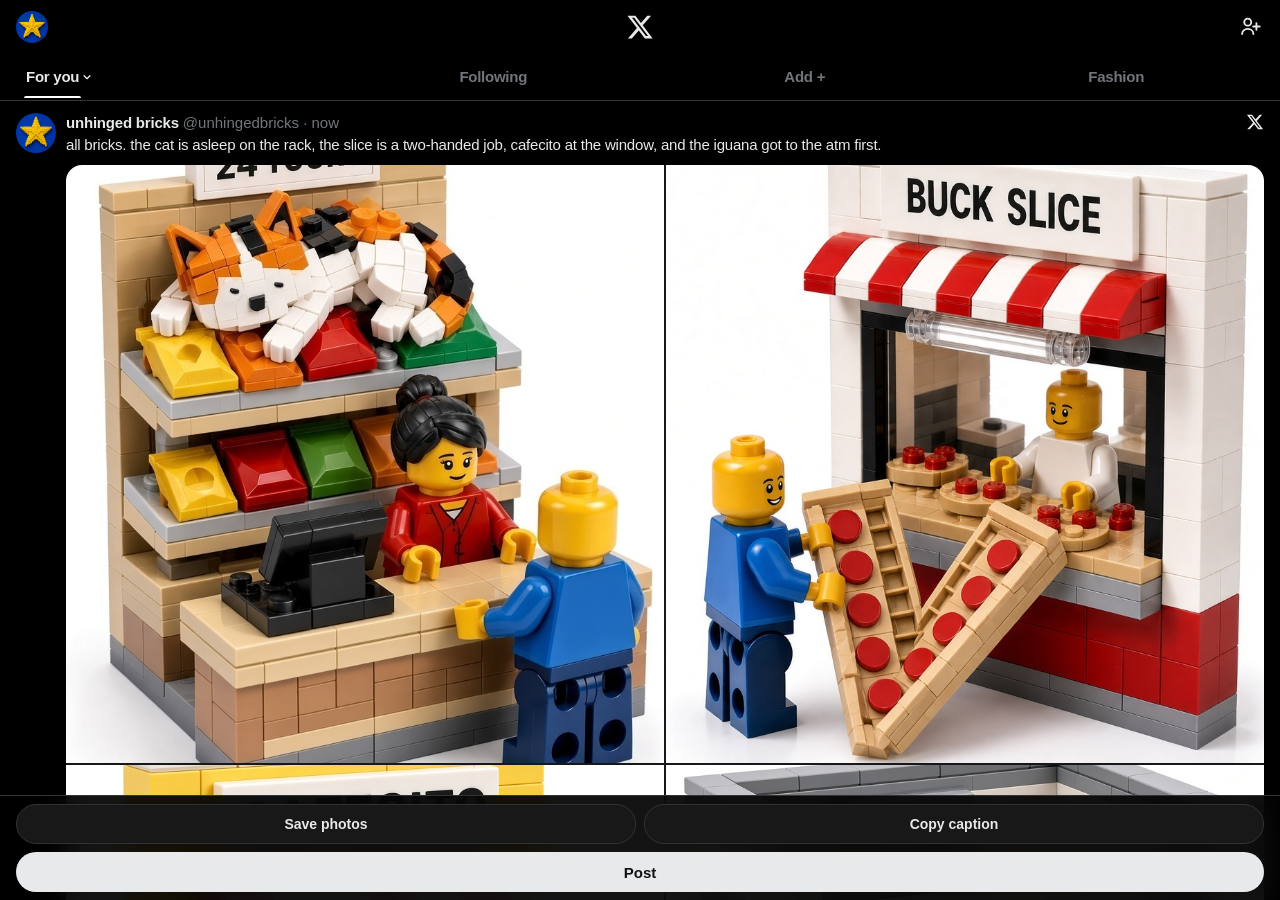
<file: x/unhingedbricks/index.html>
<!DOCTYPE html>
<html lang="en">
<head>
  <meta charset="utf-8">
  <meta name="viewport" content="width=device-width, initial-scale=1, viewport-fit=cover">
  <meta name="apple-mobile-web-app-capable" content="yes">
  <meta name="theme-color" content="#000000">
  <title>unhinged bricks</title>
  <style>
    :root {
      --bg: #000;
      --text: #e7e9ea;
      --muted: #71767b;
      --line: #2f3336;
      --hair: #323436;
      --blue: #1d9bf0;
      --pill: #181818;
      --reply: #1e1e1e;
      --btn: #e7e9ea;
      --btn-text: #0f1419;
      --circle: #202327;
      --topbar: 53px;
      --tabs: 48px;
      --dock: 132px;
      --safe-top: env(safe-area-inset-top, 0px);
      --safe-bottom: env(safe-area-inset-bottom, 0px);
    }
    * { box-sizing: border-box; margin: 0; padding: 0; -webkit-tap-highlight-color: transparent; }
    html, body {
      background: var(--bg);
      color: var(--text);
      font-family: -apple-system, BlinkMacSystemFont, "SF Pro Text", "SF Pro Display", "Helvetica Neue", Helvetica, Arial, sans-serif;
      min-height: 100%;
      overflow: hidden;
    }
    body.locked { overscroll-behavior: none; }
    button, a { font: inherit; color: inherit; }
    img { display: block; }

    /* ——— Feed chrome ——— */
    #feed { display: flex; flex-direction: column; height: 100dvh; height: 100vh; }
    .feed-chrome {
      position: sticky;
      top: 0;
      z-index: 20;
      background: #000;
      padding-top: var(--safe-top);
      flex-shrink: 0;
    }
    .topbar {
      height: var(--topbar);
      display: grid;
      grid-template-columns: 1fr auto 1fr;
      align-items: center;
      padding: 0 16px;
      flex-shrink: 0;
    }
    .topbar .me {
      width: 32px; height: 32px; border-radius: 50%; object-fit: cover;
    }
    .topbar .xlogo { width: 28px; height: 28px; justify-self: center; fill: var(--text); }
    .topbar .add-person { width: 26px; height: 26px; justify-self: end; color: var(--text); stroke: currentColor; fill: none; }

    .tabs {
      height: var(--tabs);
      display: flex;
      align-items: stretch;
      padding: 0 8px;
      position: relative;
      flex-shrink: 0;
      border-bottom: 1px solid var(--hair);
    }
    .tabs button {
      flex: 1;
      background: none;
      border: 0;
      color: var(--muted);
      font-size: 15px;
      font-weight: 700;
      letter-spacing: -0.25px;
      position: relative;
      display: flex;
      align-items: center;
      justify-content: center;
      gap: 3px;
    }
    .tabs button.on { color: var(--text); }
    .tabs button.on .lab {
      position: relative;
    }
    .tabs button:first-child { justify-content: flex-start; padding-left: 18px; }
    .tabs button.on .lab::after {
      content: "";
      position: absolute;
      left: -2px; right: -2px; bottom: -13px;
      height: 2px;
      background: #fff;
      border-radius: 2px 2px 0 0;
    }
    .tabs .chev { display: inline-flex; width: 10px; height: 10px; color: var(--text); }
    .tabs .chev svg { width: 10px; height: 10px; }

    .feed-scroll {
      flex: 1;
      overflow-y: auto;
      overflow-x: hidden;
      padding-bottom: calc(var(--dock) + var(--safe-bottom) + 16px);
      -webkit-overflow-scrolling: touch;
    }

    /* Tweet row */
    .tweet {
      display: grid;
      grid-template-columns: 40px minmax(0, 1fr);
      column-gap: 10px;
      padding: 12px 16px 0 16px;
      position: relative;
    }
    .tweet .avatar { width: 40px; height: 40px; border-radius: 50%; object-fit: cover; }
    .who-line {
      display: flex;
      align-items: baseline;
      gap: 4px;
      min-width: 0;
      padding-right: 28px;
      line-height: 20px;
    }
    .who-line .name {
      font-size: 15px;
      font-weight: 700;
      letter-spacing: -0.2px;
      white-space: nowrap;
    }
    .who-line .meta {
      font-size: 15px;
      font-weight: 400;
      color: var(--muted);
      white-space: nowrap;
      overflow: hidden;
      text-overflow: ellipsis;
    }
    .x-mark {
      position: absolute;
      top: 12px;
      right: 16px;
      width: 18px;
      height: 18px;
      fill: var(--text);
    }
    .tweet .caption {
      font-size: 15px;
      font-weight: 400;
      line-height: 20px;
      letter-spacing: -0.2px;
      margin: 2px 0 0;
    }

    .media-grid {
      display: grid;
      gap: 2px;
      margin: 10px 0 0;
      border-radius: 16px;
      overflow: hidden;
      background: #16181c;
    }
    .media-grid .slide {
      overflow: hidden;
      background: #16181c;
      min-width: 0;
      min-height: 0;
    }
    .media-grid .slide img {
      width: 100%;
      height: 100%;
      object-fit: cover;
      display: block;
    }
    .media-grid.n1 { grid-template-columns: 1fr; aspect-ratio: 16 / 9; }
    .media-grid.n2 { grid-template-columns: 1fr 1fr; aspect-ratio: 2 / 1; }
    .media-grid.n3 {
      grid-template-columns: 1fr 1fr;
      grid-template-rows: 1fr 1fr;
      aspect-ratio: 4 / 3;
    }
    .media-grid.n3 .slide:first-child { grid-row: 1 / span 2; }
    .media-grid.n4 {
      grid-template-columns: 1fr 1fr;
      grid-template-rows: 1fr 1fr;
      aspect-ratio: 1 / 1;
    }
    .tweet .media-grid { margin-left: 0; }

    .eng {
      display: flex;
      align-items: center;
      justify-content: space-between;
      height: 32px;
      margin: 4px 0 0;
      padding: 0 0 10px;
      color: var(--muted);
    }
    .eng span, .eng button {
      display: inline-flex;
      align-items: center;
      gap: 5px;
      background: none;
      border: 0;
      color: var(--muted);
      min-width: 18px;
    }
    .eng svg, .ico svg { width: 18.75px; height: 18.75px; fill: currentColor; display: block; }
    .tweet-end { border-bottom: 1px solid var(--hair); height: 0; margin-top: 2px; }

    /* Queue dock */
    .dock {
      position: fixed;
      left: 0; right: 0;
      bottom: 0;
      z-index: 15;
      background: rgba(0,0,0,0.92);
      backdrop-filter: blur(16px);
      -webkit-backdrop-filter: blur(16px);
      border-top: 1px solid var(--hair);
      padding: 8px 16px calc(8px + var(--safe-bottom));
    }
    .dock .row { display: flex; gap: 8px; }
    .dock .ghost, .dock .btn {
      flex: 1;
      height: 40px;
      border-radius: 999px;
      border: 1px solid var(--line);
      background: #181818;
      color: var(--text);
      font-size: 14px;
      font-weight: 700;
      display: flex;
      align-items: center;
      justify-content: center;
      text-decoration: none;
    }
    .dock .primary {
      margin-top: 8px;
      width: 100%;
      height: 40px;
      border-radius: 999px;
      background: var(--btn);
      color: var(--btn-text);
      border: 0;
      font-size: 15px;
      font-weight: 700;
      display: flex;
      align-items: center;
      justify-content: center;
      text-decoration: none;
    }
    .dock .ghost:active, .dock .btn:active, .dock .primary:active { transform: scale(0.985); }
    .shortcut-hint {
      display: none;
      margin-top: 8px;
      text-align: center;
      font-size: 12px;
      line-height: 16px;
      color: var(--muted);
    }
    .shortcut-hint.show { display: block; }
    .shortcut-hint a { color: var(--muted); text-decoration: underline; text-underline-offset: 2px; }


    /* ——— Detail ——— */
    #detail {
      display: none;
      flex-direction: column;
      height: 100dvh; height: 100vh;
      background: #000;
    }
    body.show-detail #feed { display: none; }
    body.show-detail #detail { display: flex; }
    body.show-detail .dock, body.show-viewer .dock { display: none; }
    body.show-viewer #feed, body.show-viewer #detail { display: none; }
    body.show-viewer #viewer { display: flex; }

    .detail-bar {
      position: sticky;
      top: 0;
      z-index: 20;
      background: #000;
      padding-top: var(--safe-top);
      display: grid;
      grid-template-columns: 1fr auto 1fr;
      align-items: center;
      min-height: calc(53px + var(--safe-top));
      padding-left: 4px;
      padding-right: 8px;
      padding-bottom: 0;
      flex-shrink: 0;
    }
    .detail-bar .icon-btn {
      width: 44px; height: 44px;
      background: none; border: 0;
      color: var(--text);
      display: flex;
      align-items: center;
      justify-content: center;
    }
    .detail-bar .icon-btn svg { width: 22px; height: 22px; }
    .detail-title {
      font-size: 17px;
      font-weight: 700;
      letter-spacing: -0.3px;
      text-align: center;
    }
    .detail-bar .right {
      display: flex;
      align-items: center;
      justify-content: flex-end;
      gap: 4px;
    }
    .detail-bar .right button { width: 40px; height: 44px; background: none; border: 0; color: var(--text); display: flex; align-items: center; justify-content: center; }
    .detail-bar .right svg { width: 22px; height: 22px; fill: currentColor; }

    .detail-body {
      flex: 1;
      overflow-y: auto;
      padding-bottom: 8px;
      -webkit-overflow-scrolling: touch;
    }
    .detail-who {
      display: flex;
      align-items: center;
      padding: 8px 16px 0;
      gap: 10px;
    }
    .detail-who .avatar { width: 40px; height: 40px; border-radius: 50%; object-fit: cover; }
    .detail-names { display: flex; flex-direction: column; min-width: 0; flex: 1; }
    .detail-names .name { font-size: 15px; font-weight: 700; line-height: 18px; letter-spacing: -0.2px; }
    .detail-names .meta { font-size: 15px; font-weight: 400; color: var(--muted); line-height: 18px; }
    .xcom {
      margin-left: auto;
      font-size: 22px;
      font-weight: 700;
      letter-spacing: -0.8px;
      display: flex;
      align-items: baseline;
      line-height: 1;
      padding-top: 2px;
    }
    .xcom svg { width: 20px; height: 20px; fill: var(--text); position: relative; top: 2px; }
    .xcom span { font-size: 20px; font-weight: 700; letter-spacing: -0.8px; }
    .detail-body > .caption {
      font-size: 17px;
      font-weight: 400;
      line-height: 22px;
      letter-spacing: -0.2px;
      padding: 12px 16px 14px;
    }
    #images-detail {
      margin: 0 16px;
    }
    .stamp {
      font-size: 15px;
      color: var(--muted);
      padding: 12px 16px 0;
      letter-spacing: -0.2px;
    }
    .stamp strong { color: var(--text); font-weight: 700; }
    .detail-eng {
      display: flex;
      align-items: center;
      justify-content: space-between;
      padding: 12px 16px 10px;
      color: var(--muted);
      border-bottom: 1px solid var(--hair);
    }
    .detail-eng svg { width: 18.75px; height: 18.75px; fill: currentColor; }
    .relrow {
      display: flex;
      align-items: center;
      justify-content: space-between;
      padding: 14px 16px;
      color: var(--muted);
      font-size: 15px;
      font-weight: 700;
    }
    .relrow { gap: 8px; }
    .relrow > span { display: inline-flex; align-items: center; gap: 4px; }
    .relrow .chev { display: inline-flex; }

    /* ——— Viewer ——— */
    #viewer {
      display: none;
      flex-direction: column;
      height: 100dvh; height: 100vh;
      background: #000;
      position: relative;
    }
    .viewer-top {
      flex-shrink: 0;
      height: calc(60px + var(--safe-top));
      display: flex;
      align-items: center;
      justify-content: space-between;
      padding: var(--safe-top) 16px 0;
      z-index: 5;
    }
    .round-btn {
      width: 44px; height: 44px;
      border-radius: 50%;
      background: #202327;
      border: 0;
      color: #fff;
      display: flex;
      align-items: center;
      justify-content: center;
    }
    .round-btn svg { width: 20px; height: 20px; fill: #fff; }

    .viewer-stage {
      flex: 1;
      min-height: 0;
      display: flex;
      align-items: center;
      justify-content: center;
      overflow: hidden;
      padding: 4px 0;
    }
    .viewer-track {
      display: flex;
      width: 100%;
      height: 100%;
      transition: transform 0.25s ease;
    }
    .viewer-track.dragging { transition: none; }
    .viewer-track .vslide {
      flex: 0 0 100%;
      width: 100%;
      height: 100%;
      display: flex;
      align-items: center;
      justify-content: center;
    }
    .viewer-track img {
      width: 100%;
      height: 100%;
      object-fit: contain;
    }

    .viewer-bottom {
      flex-shrink: 0;
      padding: 0 16px 12px;
      background: #000;
    }
    .dots {
      display: flex;
      justify-content: center;
      gap: 5px;
      padding: 8px 0 10px;
    }
    .dots i {
      width: 5px; height: 5px;
      border-radius: 50%;
      background: #3a3a3a;
      display: block;
    }
    .dots i.on { background: #fff; }
    .v-author {
      display: flex;
      align-items: center;
      gap: 10px;
      padding: 4px 0 8px;
    }
    .v-author .avatar { width: 36px; height: 36px; border-radius: 50%; object-fit: cover; }
    .v-author .names { flex: 1; min-width: 0; }
    .v-author .name { font-size: 15px; font-weight: 700; line-height: 18px; }
    .v-author .meta { font-size: 15px; color: var(--muted); line-height: 18px; }
    .follow {
      background: #fff;
      color: #0f1419;
      border: 0;
      border-radius: 999px;
      font-size: 14px;
      font-weight: 700;
      padding: 6px 16px;
      line-height: 20px;
    }
    .v-caption {
      font-size: 15px;
      line-height: 20px;
      padding: 0 0 12px;
    }
    .vpills {
      display: flex;
      align-items: center;
      gap: 10px;
      padding: 0 0 12px;
    }
    .vpills span {
      flex: 1;
      height: 40px;
      border-radius: 999px;
      background: #181818;
      display: flex;
      align-items: center;
      justify-content: center;
      color: #fff;
    }
    .vpills span.narrow { flex: 0 0 48px; }
    .vpills svg { width: 18.75px; height: 18.75px; fill: currentColor; }
    .reply-pill {
      height: 44px;
      border-radius: 999px;
      background: #1e1e1e;
      color: var(--muted);
      display: flex;
      align-items: center;
      justify-content: flex-start;
      padding: 0 20px;
      font-size: 16px;
      margin-bottom: 8px;
    }

    #toast {
      position: fixed;
      left: 50%;
      bottom: calc(var(--dock) + var(--safe-bottom) + 16px);
      transform: translateX(-50%) translateY(12px);
      background: #e7e9ea;
      color: #0f1419;
      font-size: 14px;
      font-weight: 700;
      padding: 10px 16px;
      border-radius: 999px;
      opacity: 0;
      pointer-events: none;
      transition: opacity 0.2s, transform 0.2s;
      z-index: 40;
    }
    #toast.show { opacity: 1; transform: translateX(-50%) translateY(0); }
    #downloads { display: none; }
    #downloads.show { display: grid; grid-template-columns: 1fr 1fr; gap: 8px; padding: 8px 16px 16px; }
    #downloads img { width: 100%; border-radius: 8px; }

  </style>
</head>
<body>
  <div id="feed">
    <div class="feed-chrome">
    <div class="topbar">
      <img class="me" src="avatar.jpg?v=20261127-1744" alt="" onerror="this.onerror=null;this.src='avatar.jpg'">
      <svg class="xlogo" viewBox="0 0 24 24" aria-hidden="true"><path d="M18.244 2.25h3.308l-7.227 8.26 8.502 11.24H16.17l-5.214-6.817L4.99 21.75H1.68l7.73-8.835L1.254 2.25H8.08l4.713 6.231zm-1.161 17.52h1.833L7.084 4.126H5.117z"/></svg>
      <svg class="add-person" viewBox="0 0 24 24" fill="none" stroke="currentColor" stroke-width="1.7" stroke-linecap="round" stroke-linejoin="round" aria-hidden="true"><circle cx="9" cy="7.5" r="3.2"/><path d="M3.8 18.5c0-2.7 2.2-4.7 5.2-4.7s5.2 2 5.2 4.7"/><path d="M17 8.5v6M14 11.5h6"/></svg>
    </div>
    <div class="tabs">
      <button type="button" class="on"><span class="lab">For you</span> <span class="chev"><svg viewBox="0 0 12 12" fill="none" stroke="currentColor" stroke-width="1.6" stroke-linecap="round" stroke-linejoin="round"><path d="M2.5 4.5L6 8l3.5-3.5"/></svg></span></button>
      <button type="button">Following</button>
      <button type="button">Add +</button>
      <button type="button">Fashion</button>
    </div>
    </div>
    <div class="feed-scroll">
      <article class="tweet" id="card">
        <img class="avatar" src="avatar.jpg?v=20261127-1744" alt="" onerror="this.onerror=null;this.src='avatar.jpg'">
        <div class="tweet-main">
          <div class="who-line">
            <span class="name">unhinged bricks</span>
            <span class="meta">@unhingedbricks · now</span>
          </div>
          <p class="caption" id="caption">Caption</p>
          <div class="media-grid" id="images"></div>
          <div class="eng" aria-hidden="true">
            <span class="i-reply"></span>
            <span class="i-repost"></span>
            <span class="i-like"></span>
            <span class="i-views"></span>
            <span class="i-bookmark"></span>
            <span class="i-share"></span>
          </div>
        </div>
        <svg class="x-mark" viewBox="0 0 24 24" aria-hidden="true"><path d="M18.244 2.25h3.308l-7.227 8.26 8.502 11.24H16.17l-5.214-6.817L4.99 21.75H1.68l7.73-8.835L1.254 2.25H8.08l4.713 6.231zm-1.161 17.52h1.833L7.084 4.126H5.117z"/></svg>
      </article>
      <div class="tweet-end"></div>
      <div id="downloads"></div>
    </div>
  </div>

  <div class="dock" id="dock">
    <div class="row">
      <button type="button" class="ghost" id="save">Save photos</button>
      <button type="button" class="ghost" id="copy">Copy caption</button>
    </div>
    <a class="primary" id="post" href="shortcuts://run-shortcut?name=unhingedbricks%20post">Post</a>
    <p class="shortcut-hint" id="shortcut-hint">
      <a id="get-shortcut" href="https://vuolo.github.io/x/unhingedbricks/unhingedbricks%20post.shortcut" target="_blank" rel="noopener">shortcut not running? get it</a>
    </p>
  </div>

  <div id="detail">
    <div class="detail-bar">
      <button type="button" class="icon-btn" id="detail-back" aria-label="Back">
        <svg viewBox="0 0 24 24" fill="none" stroke="currentColor" stroke-width="2.15" stroke-linecap="round" stroke-linejoin="round" aria-hidden="true"><path d="M15 5L7 12l8 7"/></svg>
      </button>
      <div class="detail-title">Post</div>
      <div class="right">
        <button type="button" aria-label="Grok"><svg viewBox="0 0 24 24" aria-hidden="true"><path d="M6.15 16.55 A6.55 6.55 0 1 1 17.85 7.45" fill="none" stroke="currentColor" stroke-width="2.35" stroke-linecap="butt"/><path d="M7.45 17.85 A6.55 6.55 0 1 1 16.55 6.15" fill="none" stroke="currentColor" stroke-width="2.35" stroke-linecap="butt"/><path d="M5.1 19.15 L6.35 19.85 L18.9 4.85 L17.65 4.15 Z" fill="currentColor"/></svg></button>
        <button type="button" aria-label="More"><svg viewBox="0 0 24 24"><circle cx="5" cy="12" r="2"/><circle cx="12" cy="12" r="2"/><circle cx="19" cy="12" r="2"/></svg></button>
      </div>
    </div>
    <div class="detail-body">
      <div class="detail-who">
        <img class="avatar" src="avatar.jpg?v=20261127-1744" alt="" onerror="this.onerror=null;this.src='avatar.jpg'">
        <div class="detail-names">
          <span class="name">unhinged bricks</span>
          <span class="meta">@unhingedbricks</span>
        </div>
        <div class="xcom">
          <svg viewBox="0 0 24 24" aria-hidden="true"><path d="M18.244 2.25h3.308l-7.227 8.26 8.502 11.24H16.17l-5.214-6.817L4.99 21.75H1.68l7.73-8.835L1.254 2.25H8.08l4.713 6.231zm-1.161 17.52h1.833L7.084 4.126H5.117z"/></svg><span>.com</span>
        </div>
      </div>
      <p class="caption" id="caption-detail">Caption</p>
      <div class="media-grid" id="images-detail"></div>
      <p class="stamp" id="stamp">12:00 AM · 11/27/26 · <strong>0</strong> Views</p>
      <div class="detail-eng" aria-hidden="true">
        <span class="i-reply"></span>
        <span class="i-repost"></span>
        <span class="i-like"></span>
        <span class="i-bookmark"></span>
        <span class="i-share"></span>
      </div>
      <div class="relrow">
        <span>Relevant <span class="chev"><svg viewBox="0 0 12 12" width="10" height="10" fill="none" stroke="currentColor" stroke-width="1.6" stroke-linecap="round" stroke-linejoin="round"><path d="M2.5 4.5L6 8l3.5-3.5"/></svg></span></span>
        <span>View quotes <span class="chev"><svg viewBox="0 0 12 12" width="10" height="10" fill="none" stroke="currentColor" stroke-width="1.8" stroke-linecap="round" stroke-linejoin="round"><path d="M4 2.5L8.5 6 4 9.5"/></svg></span></span>
      </div>
    </div>
  </div>

  <div id="viewer">
    <div class="viewer-top">
      <button type="button" class="round-btn" id="viewer-close" aria-label="Back">
        <svg viewBox="0 0 24 24" aria-hidden="true"><path d="M20 11H7.414l4.293-4.293-1.414-1.414L3.586 12l6.707 6.707 1.414-1.414L7.414 13H20z"/></svg>
      </button>
      <button type="button" class="round-btn" id="viewer-more" aria-label="More">
        <svg viewBox="0 0 24 24" aria-hidden="true"><circle cx="5" cy="12" r="2"/><circle cx="12" cy="12" r="2"/><circle cx="19" cy="12" r="2"/></svg>
      </button>
    </div>
    <div class="viewer-stage">
      <div class="viewer-track" id="viewer-track"></div>
    </div>
    <div class="viewer-bottom" id="viewer-bottom">
      <div class="dots" id="viewer-dots"></div>
      <div class="v-author">
        <img class="avatar" src="avatar.jpg?v=20261127-1744" alt="" onerror="this.onerror=null;this.src='avatar.jpg'">
        <div class="names">
          <div class="name">unhinged bricks</div>
          <div class="meta">@unhingedbricks</div>
        </div>
        <button type="button" class="follow">Follow</button>
      </div>
      <p class="v-caption" id="caption-viewer">Caption</p>
      <div class="vpills" aria-hidden="true">
        <span class="i-reply"></span>
        <span class="i-repost"></span>
        <span class="i-like"></span>
        <span class="i-bookmark narrow"></span>
        <span class="i-share narrow"></span>
      </div>
      <div class="reply-pill">Post your reply</div>
    </div>
  </div>

  <div id="toast"></div>

  <script>
    const ICONS = {
      reply: '<svg viewBox="0 0 24 24" aria-hidden="true"><path d="M1.751 10c0-4.42 3.584-8 8.005-8h4.366c4.49 0 8.129 3.64 8.129 8.13 0 4.49-3.64 8.13-8.13 8.13H8.754l-4.071 3.405c-.395.33-.948.034-.948-.415V18.16C2.49 16.32 1.75 13.3 1.75 10zm8.005-6c-3.317 0-6.005 2.69-6.005 6 0 3.037.75 5.463 2.047 6.99.13.156.2.36.2.566v1.816l2.664-2.228a.75.75 0 01.486-.163h4.366c3.317 0 6.13-2.813 6.13-6.13C19.379 6.813 16.566 4 13.249 4H9.756z"/></svg>',
      repost: '<svg viewBox="0 0 24 24" aria-hidden="true"><path d="M4.75 3.79l4.603 4.3-1.706 1.82L6 8.32v7.43c0 .794.63 1.45 1.45 1.45H13a.75.75 0 010 1.5H7.45c-1.65 0-2.95-1.3-2.95-2.95V8.32l-1.647 1.57-1.706-1.82L4.75 3.79zM19.25 20.21l-4.603-4.3 1.706-1.82L18 15.68V8.25c0-.794-.63-1.45-1.45-1.45H11a.75.75 0 010-1.5h5.55c1.65 0 2.95 1.3 2.95 2.95v7.43l1.647-1.57 1.706 1.82-4.603 4.3z"/></svg>',
      like: '<svg viewBox="0 0 24 24" aria-hidden="true"><path fill-rule="evenodd" d="M16.697 5.5c-1.222-.06-2.679.51-3.697 2.19-1.018-1.68-2.475-2.25-3.697-2.19-1.543.07-3.303 1.49-3.303 3.95 0 4.09 5.01 8.1 6.5 9.4.4.3.8.3 1.2 0 1.49-1.3 6.5-5.31 6.5-9.4 0-2.46-1.76-3.88-3.303-3.95zm-7.398 3.75c0-1.232.89-2.05 1.947-2.1.78-.04 1.687.385 2.495 1.56l.454.63.454-.63c.807-1.175 1.714-1.6 2.495-1.56 1.056.05 1.946.868 1.946 2.1 0 2.72-3.27 5.86-5.395 7.41-2.126-1.55-5.396-4.69-5.396-7.41z"/></svg>',
      views: '<svg viewBox="0 0 24 24" aria-hidden="true"><path d="M8.75 21V3h2v18h-2zM18 21V8.5h2V21h-2zM4 21l.004-10h2L6 21H4zm9.248 0v-7h2v7h-2z"/></svg>',
      bookmark: '<svg viewBox="0 0 24 24" aria-hidden="true"><path d="M4 4.5C4 3.12 5.119 2 6.5 2h11C18.881 2 20 3.12 20 4.5v18.44l-8-5.71-8 5.71V4.5zM6.5 4c-.276 0-.5.22-.5.5v14.56l6-4.29 6 4.29V4.5c0-.28-.224-.5-.5-.5h-11z"/></svg>',
      share: '<svg viewBox="0 0 24 24" aria-hidden="true"><path d="M12 2.59l5.7 5.7-1.41 1.42L13 6.41V16h-2V6.41l-3.3 3.3-1.41-1.42L12 2.59zM21 15l-.02 3.51c0 1.38-1.12 2.49-2.5 2.49H5.5C4.11 21 3 19.88 3 18.5V15h2v3.5c0 .28.22.5.5.5h12.98c.28 0 .5-.22.5-.5L19 15h2z"/></svg>'
    };
    document.querySelectorAll(".i-reply").forEach((el) => { el.innerHTML = ICONS.reply; });
    document.querySelectorAll(".i-repost").forEach((el) => { el.innerHTML = ICONS.repost; });
    document.querySelectorAll(".i-like").forEach((el) => { el.innerHTML = ICONS.like; });
    document.querySelectorAll(".i-views").forEach((el) => { el.innerHTML = ICONS.views; });
    document.querySelectorAll(".i-bookmark").forEach((el) => { el.innerHTML = ICONS.bookmark; });
    document.querySelectorAll(".i-share").forEach((el) => { el.innerHTML = ICONS.share; });

    const fileName = (url, i) => {
      const base = String(url || "").split("?")[0].split("/").pop();
      return base || `0${i + 1}.jpg`;
    };

    let imageUrls = [];
    let mediaIndex = 0;
    const captionEl = document.getElementById("caption");
    const captionDetail = document.getElementById("caption-detail");
    const captionViewer = document.getElementById("caption-viewer");
    const toast = document.getElementById("toast");
    const downloads = document.getElementById("downloads");
    const stampEl = document.getElementById("stamp");
    const viewer = document.getElementById("viewer");
    const track = document.getElementById("viewer-track");
    const dotsEl = document.getElementById("viewer-dots");
    const feedGrid = document.getElementById("images");
    const detailGrid = document.getElementById("images-detail");

    const currentCaption = () => (captionEl.textContent || "").trim();

    const showToast = (msg) => {
      toast.textContent = msg;
      toast.classList.add("show");
      setTimeout(() => toast.classList.remove("show"), 1800);
    };

    const withVersion = (url, version) => {
      if (!version || String(url).includes("?")) return url;
      return `${url}?v=${encodeURIComponent(version)}`;
    };

    const applyImages = (urls) => {
      imageUrls = (urls || []).filter(Boolean).slice(0, 4);
      const n = imageUrls.length;
      const cls = `media-grid n${n || 1}`;
      const slideHtml = imageUrls.map((url, i) =>
        `<div class="slide"><img src="${url}" alt="" data-i="${i}"></div>`
      ).join("");
      feedGrid.className = cls;
      detailGrid.className = cls;
      feedGrid.innerHTML = slideHtml;
      detailGrid.innerHTML = slideHtml;
      track.innerHTML = imageUrls.map((url) =>
        `<div class="vslide"><img src="${url}" alt=""></div>`
      ).join("");
      dotsEl.innerHTML = imageUrls.map((_, i) =>
        `<i${i === mediaIndex ? ' class="on"' : ""}></i>`
      ).join("");
      downloads.innerHTML = imageUrls.map((url, i) => {
        const name = fileName(url, i);
        return `<a href="${url}" download="${name}"><img src="${url}" alt="${i + 1}"></a>`;
      }).join("");
    };

    const setCaption = (text) => {
      const trimmed = String(text || "").trim();
      if (!trimmed) return;
      captionEl.textContent = trimmed;
      captionDetail.textContent = trimmed;
      captionViewer.textContent = trimmed;
    };

    const setStamp = (dateStr) => {
      stampEl.innerHTML = "12:00 AM · 11/27/26 · <strong>0</strong> Views";
    };

    const loadToday = async () => {
      let text = "";
      let version = "";
      let urls = [];
      try {
        const res = await fetch("today.json", { cache: "no-store" });
        if (res.ok) {
          const data = await res.json();
          text = String(data.caption || "").trim();
          version = String(data.version || data.v || "").trim();
          setStamp(data.date);
          if (Array.isArray(data.images) && data.images.length) {
            urls = data.images.map((url) => withVersion(url, version));
          }
        }
      } catch (err) {}
      if (!urls.length) {
        try {
          const res = await fetch("images.txt", { cache: "no-store" });
          if (res.ok) {
            urls = (await res.text()).split(/\r?\n/).map((s) => s.trim()).filter(Boolean)
              .map((url) => withVersion(url, version));
          }
        } catch (err) {}
      }
      if (urls.length) applyImages(urls);
      if (!text) {
        try {
          const res = await fetch("caption.txt", { cache: "no-store" });
          if (res.ok) text = (await res.text()).trim();
        } catch (err) {}
      }
      setCaption(text);
    };

    const cleanUrl = () => location.pathname + location.search;

    const parseRoute = () => {
      const s = history.state;
      if (s && (s.view === "post" || s.view === "media")) {
        const max = Math.max(0, imageUrls.length - 1);
        return { view: s.view, index: Math.max(0, Math.min(max, Number(s.index) || 0)) };
      }
      return { view: "queue", index: 0 };
    };

    const paintMedia = (index, dx = 0, dragging = false) => {
      const max = Math.max(0, imageUrls.length - 1);
      mediaIndex = Math.max(0, Math.min(max, index));
      track.classList.toggle("dragging", dragging);
      const width = viewer.clientWidth || window.innerWidth;
      track.style.transform = `translateX(${-mediaIndex * width + dx}px)`;
      [...dotsEl.querySelectorAll("i")].forEach((dot, i) => dot.classList.toggle("on", i === mediaIndex));
    };

    const render = () => {
      const route = parseRoute();
      document.body.classList.toggle("show-detail", route.view === "post");
      document.body.classList.toggle("show-viewer", route.view === "media");
      document.body.classList.toggle("locked", route.view !== "queue");
      if (route.view === "media") paintMedia(route.index);
    };

    const go = (view, index) => {
      const state = { view: view || "queue", index: index || 0 };
      const current = history.state || {};
      if (current.view === state.view && (state.view !== "media" || current.index === state.index)) {
        render();
        return;
      }
      history.pushState(state, "", cleanUrl());
      render();
    };

    const back = () => {
      if (history.state && history.state.view && history.state.view !== "queue") {
        history.back();
        return;
      }
      history.replaceState({ view: "queue" }, "", cleanUrl());
      render();
    };

    document.getElementById("card").addEventListener("click", (e) => {
      if (e.target.closest(".eng")) return;
      go("post");
    });
    document.getElementById("detail-back").addEventListener("click", (e) => {
      e.preventDefault();
      back();
    });
    document.getElementById("viewer-close").addEventListener("click", (e) => {
      e.preventDefault();
      back();
    });

    document.getElementById("images-detail").addEventListener("click", (e) => {
      const img = e.target.closest("img[data-i]");
      if (!img) return;
      e.preventDefault();
      e.stopPropagation();
      go("media", Number(img.dataset.i));
    });

    document.getElementById("copy").addEventListener("click", async () => {
      try {
        await navigator.clipboard.writeText(currentCaption());
        showToast("Copied");
      } catch (err) {
        showToast("Long-press the caption");
      }
    });

    document.getElementById("save").addEventListener("click", async () => {
      try {
        const files = await Promise.all(imageUrls.map(async (url, i) => {
          const res = await fetch(url);
          const filename = fileName(url, i);
          const blob = await res.blob();
          return new File([blob], filename, { type: "image/jpeg" });
        }));
        if (navigator.canShare && navigator.canShare({ files })) {
          await navigator.share({ files });
          return;
        }
      } catch (err) {
        if (err && err.name === "AbortError") return;
      }
      for (const [i, url] of imageUrls.entries()) {
        const a = document.createElement("a");
        a.href = url;
        a.download = fileName(url, i);
        document.body.appendChild(a);
        a.click();
        a.remove();
      }
      downloads.classList.add("show");
    });

    const HINT_KEY = "xQueuePostTap:unhingedbricks";
    const HINT_MS = 90 * 1000;
    const shortcutHint = document.getElementById("shortcut-hint");
    let hintHideTimer = 0;
    const clearHintState = () => {
      try { sessionStorage.removeItem(HINT_KEY); } catch (err) {}
      try { localStorage.removeItem(HINT_KEY); } catch (err) {}
      shortcutHint.classList.remove("show");
      if (hintHideTimer) {
        clearTimeout(hintHideTimer);
        hintHideTimer = 0;
      }
    };
    const isReloadNavigation = () => {
      try {
        const nav = performance.getEntriesByType("navigation")[0];
        return !!(nav && nav.type === "reload");
      } catch (err) {
        return false;
      }
    };
    const markPostTap = () => {
      try { sessionStorage.setItem(HINT_KEY, String(Date.now())); } catch (err) {}
    };
    const maybeShowShortcutHint = () => {
      let ts = 0;
      try { ts = Number(sessionStorage.getItem(HINT_KEY) || 0); } catch (err) {}
      const remaining = ts ? HINT_MS - (Date.now() - ts) : 0;
      if (remaining > 0) {
        shortcutHint.classList.add("show");
        if (hintHideTimer) clearTimeout(hintHideTimer);
        hintHideTimer = setTimeout(() => {
          shortcutHint.classList.remove("show");
          try { sessionStorage.removeItem(HINT_KEY); } catch (err) {}
          hintHideTimer = 0;
        }, remaining);
      } else {
        shortcutHint.classList.remove("show");
        if (ts) {
          try { sessionStorage.removeItem(HINT_KEY); } catch (err) {}
        }
      }
    };
    document.getElementById("post").addEventListener("click", markPostTap);
    document.addEventListener("visibilitychange", () => {
      if (document.visibilityState === "visible") maybeShowShortcutHint();
    });
    // Load or reload always lands on a clean feed: drop any stored tap and keep the hint hidden.
    // Show the hint only when the page becomes visible again within HINT_MS of an in-page Post tap.
    window.addEventListener("pageshow", (event) => {
      if (!event.persisted || isReloadNavigation()) clearHintState();
    });

    let startX = 0, startY = 0, lastX = 0, lastY = 0, axis = null, swiping = false;
    const startAt = (x, y) => {
      startX = lastX = x;
      startY = lastY = y;
      axis = null;
      swiping = true;
    };
    const moveAt = (x, y, e) => {
      if (!swiping) return;
      const dx = x - startX;
      const dy = y - startY;
      if (!axis) {
        if (Math.abs(dx) < 8 && Math.abs(dy) < 8) return;
        axis = Math.abs(dx) > Math.abs(dy) ? "x" : "y";
      }
      if (axis !== "x") return;
      if (e && e.cancelable) e.preventDefault();
      lastX = x;
      lastY = y;
      const atStart = mediaIndex === 0 && dx > 0;
      const atEnd = mediaIndex === imageUrls.length - 1 && dx < 0;
      const resist = atStart || atEnd ? 0.35 : 1;
      paintMedia(mediaIndex, dx * resist, true);
    };
    const endAt = () => {
      if (!swiping) return;
      swiping = false;
      const dx = lastX - startX;
      if (axis === "x" && Math.abs(dx) > 40) {
        paintMedia(mediaIndex + (dx < 0 ? 1 : -1));
        history.replaceState({ view: "media", index: mediaIndex }, "", cleanUrl());
      } else {
        paintMedia(mediaIndex);
      }
      axis = null;
    };

    viewer.addEventListener("touchstart", (e) => {
      if (e.target.closest(".round-btn") || e.target.closest(".viewer-bottom")) return;
      const t = e.changedTouches[0];
      startAt(t.clientX, t.clientY);
    }, { passive: true });
    viewer.addEventListener("touchmove", (e) => {
      const t = e.changedTouches[0];
      moveAt(t.clientX, t.clientY, e);
    }, { passive: false });
    viewer.addEventListener("touchend", endAt);
    viewer.addEventListener("touchcancel", endAt);
    viewer.addEventListener("mousedown", (e) => {
      if (e.target.closest(".round-btn") || e.target.closest(".viewer-bottom")) return;
      startAt(e.clientX, e.clientY);
    });
    window.addEventListener("mousemove", (e) => { if (swiping) moveAt(e.clientX, e.clientY, e); });
    window.addEventListener("mouseup", endAt);
    window.addEventListener("keydown", (e) => {
      if (!document.body.classList.contains("show-viewer")) {
        if (e.key === "Escape" && document.body.classList.contains("show-detail")) back();
        return;
      }
      if (e.key === "Escape") back();
      if (e.key === "ArrowLeft") {
        paintMedia(mediaIndex - 1);
        history.replaceState({ view: "media", index: mediaIndex }, "", cleanUrl());
      }
      if (e.key === "ArrowRight") {
        paintMedia(mediaIndex + 1);
        history.replaceState({ view: "media", index: mediaIndex }, "", cleanUrl());
      }
    });
    window.addEventListener("popstate", render);
    window.addEventListener("resize", () => {
      if (document.body.classList.contains("show-viewer")) paintMedia(mediaIndex);
    });

    // Refresh or a pasted #post / #media link always lands on the queue.
    // In-session pushState keeps a clean URL so the address bar never changes;
    // history.state still powers detail/viewer so iOS back-swipe works.
    const refreshLiveAvatar = () => {
      // Live pfp: fxtwitter is a CORS-open, no-auth lookup of the current
      // profile_image_url. pbs.twimg URLs change whenever the pfp changes, so
      // a new picture shows on the next page load. unavatar's free tier cannot
      // do this (custom ttl is paid; default cache is up to 28 days).
      const handle = "unhingedbricks";
      const fallback = "avatar.jpg";
      const endpoint = "https://api.fxtwitter.com/" + encodeURIComponent(handle) + "?t=" + Date.now();
      fetch(endpoint, { cache: "no-store" })
        .then((r) => (r.ok ? r.json() : Promise.reject()))
        .then((data) => {
          let url = data && data.user && data.user.avatar_url;
          if (!url || typeof url !== "string") return;
          url = url.replace(/_(normal|bigger|mini|200x200)(\.(jpg|jpeg|png|webp))?$/i, "_400x400$2");
          document.querySelectorAll("img.me, img.avatar").forEach((img) => {
            img.onerror = function () {
              this.onerror = null;
              this.src = fallback;
            };
            img.src = url;
          });
        })
        .catch(() => {});
    };

    history.replaceState({ view: "queue" }, "", cleanUrl());
    render();
    loadToday();
    clearHintState();
    refreshLiveAvatar();
  </script>
</body>
</html>
</file>
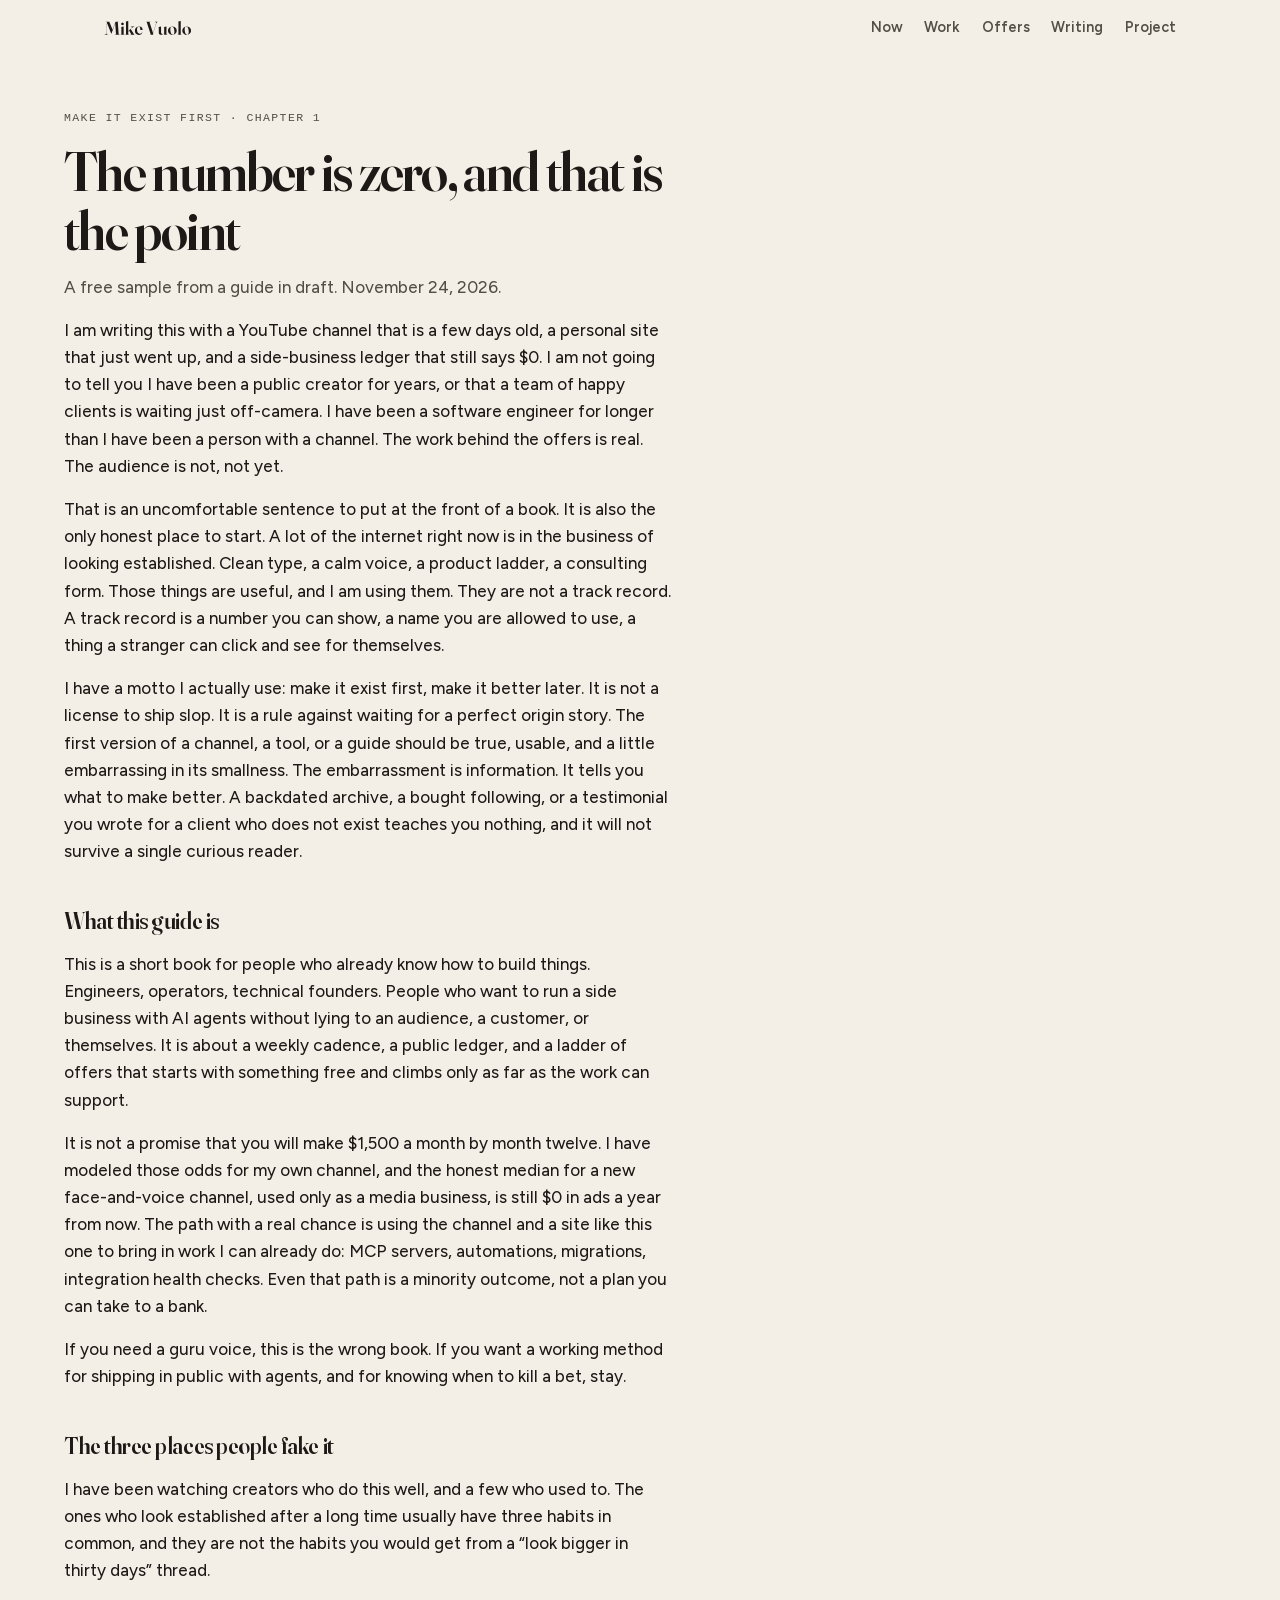
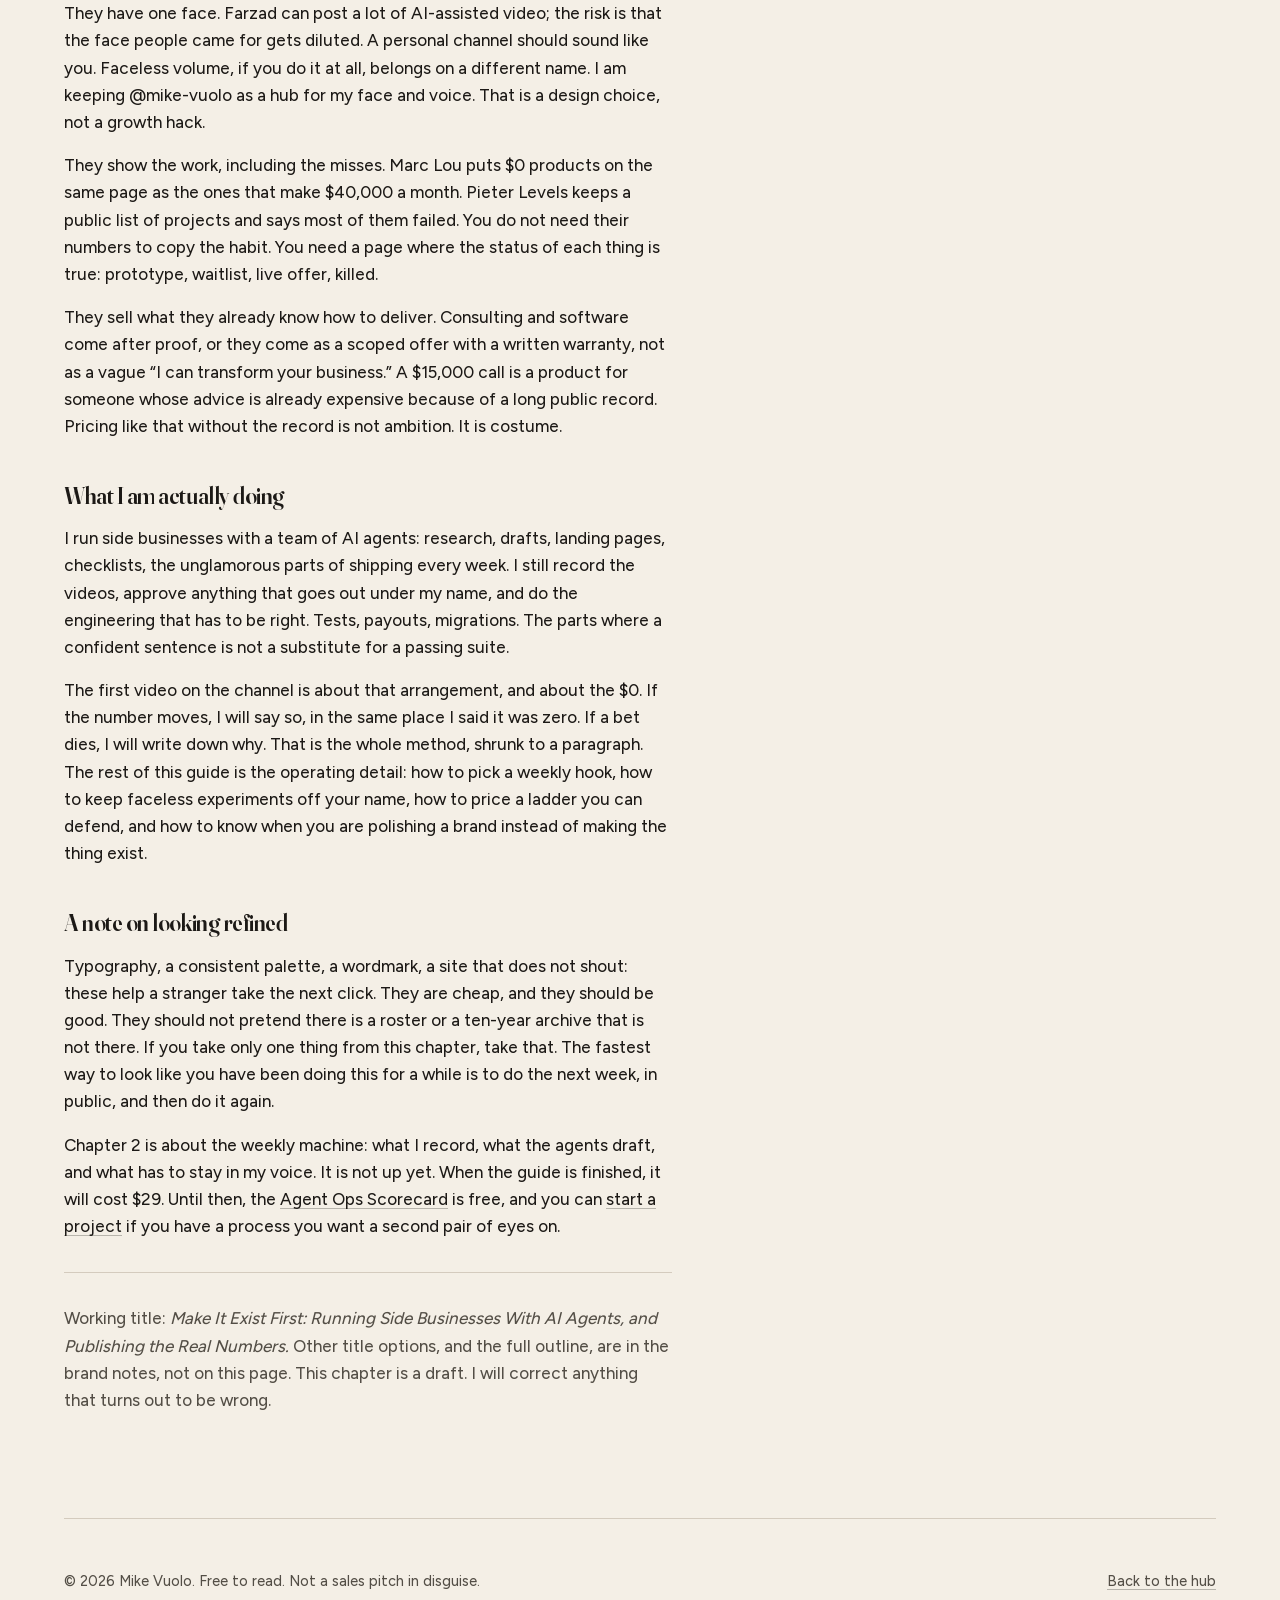
<file: guide/chapter-1.html>
<!DOCTYPE html>
<html lang="en">
<head>
  <meta charset="utf-8">
  <meta name="viewport" content="width=device-width, initial-scale=1">
  <title>Make It Exist First · Chapter 1 · Mike Vuolo</title>
  <meta name="description" content="The number is zero, and that is the point. A free sample chapter from Mike Vuolo’s guide in draft.">
  <link rel="canonical" href="https://vuolo.github.io/guide/chapter-1.html">
  <meta name="theme-color" content="#F4EFE6">
  <meta property="og:title" content="Chapter 1 · Make It Exist First · Mike Vuolo">
  <meta property="og:description" content="The number is zero, and that is the point. A free sample chapter from Make It Exist First.">
  <meta property="og:url" content="https://vuolo.github.io/guide/chapter-1.html">
  <meta property="og:type" content="article">
  <meta property="og:image" content="https://vuolo.github.io/assets/og.jpg">
  <meta name="twitter:card" content="summary_large_image">
  <link rel="icon" href="/assets/favicon.svg" type="image/svg+xml">
  <link rel="icon" href="/assets/favicon-32.png" type="image/png" sizes="32x32">
  <link rel="apple-touch-icon" href="/assets/apple-touch.png">
  <link rel="preload" href="/fonts/fraunces.woff2" as="font" type="font/woff2" crossorigin>
  <link rel="preload" href="/fonts/figtree.woff2" as="font" type="font/woff2" crossorigin>
  <link rel="stylesheet" href="/styles.css">
</head>
<body>
  <a class="skip" href="#main">Skip to content</a>
  <header class="site-header" id="site-header">
    <div class="wrap">
      <nav class="nav" aria-label="Primary">
        <a class="nav-mark" href="/"><img src="/assets/wordmark.svg" width="594" height="166" alt="Mike Vuolo"></a>
        <ul class="nav-links">
          <li><a href="/#now">Now</a></li>
          <li><a href="/#work">Work</a></li>
          <li><a href="/#offers">Offers</a></li>
          <li><a href="/#guide">Writing</a></li>
          <li><a href="/#consult">Project</a></li>
        </ul>
      </nav>
    </div>
  </header>
  <main id="main" class="page-doc wrap">
    <article class="prose">

      <p class="eyebrow">Make It Exist First · Chapter 1</p>
      <h1>The number is zero, and that is the point</h1>
      <p class="kicker">A free sample from a guide in draft. November 24, 2026.</p>

      <p>I am writing this with a YouTube channel that is a few days old, a personal site that just went up, and a side-business ledger that still says $0. I am not going to tell you I have been a public creator for years, or that a team of happy clients is waiting just off-camera. I have been a software engineer for longer than I have been a person with a channel. The work behind the offers is real. The audience is not, not yet.</p>

      <p>That is an uncomfortable sentence to put at the front of a book. It is also the only honest place to start. A lot of the internet right now is in the business of looking established. Clean type, a calm voice, a product ladder, a consulting form. Those things are useful, and I am using them. They are not a track record. A track record is a number you can show, a name you are allowed to use, a thing a stranger can click and see for themselves.</p>

      <p>I have a motto I actually use: make it exist first, make it better later. It is not a license to ship slop. It is a rule against waiting for a perfect origin story. The first version of a channel, a tool, or a guide should be true, usable, and a little embarrassing in its smallness. The embarrassment is information. It tells you what to make better. A backdated archive, a bought following, or a testimonial you wrote for a client who does not exist teaches you nothing, and it will not survive a single curious reader.</p>

      <h2>What this guide is</h2>
      <p>This is a short book for people who already know how to build things. Engineers, operators, technical founders. People who want to run a side business with AI agents without lying to an audience, a customer, or themselves. It is about a weekly cadence, a public ledger, and a ladder of offers that starts with something free and climbs only as far as the work can support.</p>
      <p>It is not a promise that you will make $1,500 a month by month twelve. I have modeled those odds for my own channel, and the honest median for a new face-and-voice channel, used only as a media business, is still $0 in ads a year from now. The path with a real chance is using the channel and a site like this one to bring in work I can already do: MCP servers, automations, migrations, integration health checks. Even that path is a minority outcome, not a plan you can take to a bank.</p>
      <p>If you need a guru voice, this is the wrong book. If you want a working method for shipping in public with agents, and for knowing when to kill a bet, stay.</p>

      <h2>The three places people fake it</h2>
      <p>I have been watching creators who do this well, and a few who used to. The ones who look established after a long time usually have three habits in common, and they are not the habits you would get from a “look bigger in thirty days” thread.</p>
      <p>They have one face. Farzad can post a lot of AI-assisted video; the risk is that the face people came for gets diluted. A personal channel should sound like you. Faceless volume, if you do it at all, belongs on a different name. I am keeping @mike-vuolo as a hub for my face and voice. That is a design choice, not a growth hack.</p>
      <p>They show the work, including the misses. Marc Lou puts $0 products on the same page as the ones that make $40,000 a month. Pieter Levels keeps a public list of projects and says most of them failed. You do not need their numbers to copy the habit. You need a page where the status of each thing is true: prototype, waitlist, live offer, killed.</p>
      <p>They sell what they already know how to deliver. Consulting and software come after proof, or they come as a scoped offer with a written warranty, not as a vague “I can transform your business.” A $15,000 call is a product for someone whose advice is already expensive because of a long public record. Pricing like that without the record is not ambition. It is costume.</p>

      <h2>What I am actually doing</h2>
      <p>I run side businesses with a team of AI agents: research, drafts, landing pages, checklists, the unglamorous parts of shipping every week. I still record the videos, approve anything that goes out under my name, and do the engineering that has to be right. Tests, payouts, migrations. The parts where a confident sentence is not a substitute for a passing suite.</p>
      <p>The first video on the channel is about that arrangement, and about the $0. If the number moves, I will say so, in the same place I said it was zero. If a bet dies, I will write down why. That is the whole method, shrunk to a paragraph. The rest of this guide is the operating detail: how to pick a weekly hook, how to keep faceless experiments off your name, how to price a ladder you can defend, and how to know when you are polishing a brand instead of making the thing exist.</p>

      <h2>A note on looking refined</h2>
      <p>Typography, a consistent palette, a wordmark, a site that does not shout: these help a stranger take the next click. They are cheap, and they should be good. They should not pretend there is a roster or a ten-year archive that is not there. If you take only one thing from this chapter, take that. The fastest way to look like you have been doing this for a while is to do the next week, in public, and then do it again.</p>
      <p>Chapter 2 is about the weekly machine: what I record, what the agents draft, and what has to stay in my voice. It is not up yet. When the guide is finished, it will cost $29. Until then, the <a href="/scorecard/">Agent Ops Scorecard</a> is free, and you can <a href="/#consult">start a project</a> if you have a process you want a second pair of eyes on.</p>
      <hr class="quiet">
      <p class="kicker">Working title: <em>Make It Exist First: Running Side Businesses With AI Agents, and Publishing the Real Numbers.</em> Other title options, and the full outline, are in the brand notes, not on this page. This chapter is a draft. I will correct anything that turns out to be wrong.</p>

    </article>
  </main>
  <footer class="footer wrap">
    <div class="footer-row">
      <p>© 2026 Mike Vuolo. Free to read. Not a sales pitch in disguise.</p>
      <p><a href="/">Back to the hub</a></p>
    </div>
  </footer>
  <script src="/app.js" defer></script>
</body>
</html>
</file>
<file: styles.css>
@font-face {
  font-family: Fraunces;
  src: url("/fonts/fraunces.woff2") format("woff2");
  font-weight: 500 700;
  font-style: normal;
  font-display: swap;
}
@font-face {
  font-family: Figtree;
  src: url("/fonts/figtree.woff2") format("woff2");
  font-weight: 400;
  font-style: normal;
  font-display: swap;
}
@font-face {
  font-family: Figtree;
  src: url("/fonts/figtree-semibold.woff2") format("woff2");
  font-weight: 600;
  font-style: normal;
  font-display: swap;
}

:root {
  --ink: #1c1916;
  --paper: #f4efe6;
  --paper-deep: #e8e0d4;
  --canal: #243140;
  --terracotta: #a34a32;
  --gold: #b8956a;
  --muted: #534e46;
  --rule: #d4cbbe;
  --white: #fffdf8;
  --serif: Fraunces, "Iowan Old Style", "Palatino Linotype", Palatino, serif;
  --sans: Figtree, "Source Sans 3", "Helvetica Neue", Helvetica, Arial, sans-serif;
  --mono: ui-monospace, "SFMono-Regular", "Cascadia Mono", Menlo, Consolas, monospace;
  --wrap: 72rem;
  --measure: 38rem;
  --pad: clamp(1.25rem, 4vw, 2.5rem);
  --ease: cubic-bezier(0.22, 1, 0.36, 1);
}

*, *::before, *::after { box-sizing: border-box; }
html { scroll-behavior: smooth; }
html, body { margin: 0; padding: 0; }
body {
  font-family: var(--sans);
  font-weight: 400;
  font-size: 1.0625rem;
  line-height: 1.6;
  color: var(--ink);
  background: var(--paper);
  -webkit-font-smoothing: antialiased;
  text-rendering: optimizeLegibility;
}
img, svg { display: block; max-width: 100%; height: auto; }
a {
  color: var(--ink);
  text-underline-offset: 0.18em;
  text-decoration-thickness: 1px;
  text-decoration-color: color-mix(in srgb, var(--ink) 28%, transparent);
}
a:hover { text-decoration-color: var(--terracotta); color: var(--terracotta); }
a:focus-visible, button:focus-visible, input:focus-visible, select:focus-visible, textarea:focus-visible {
  outline: 2px solid var(--canal);
  outline-offset: 3px;
}
.skip {
  position: absolute;
  left: var(--pad);
  top: -4rem;
  background: var(--ink);
  color: var(--paper);
  padding: 0.5rem 0.8rem;
  z-index: 20;
}
.skip:focus { top: 0.5rem; }

.wrap {
  width: min(var(--wrap), 100%);
  margin-inline: auto;
  padding-inline: var(--pad);
}

.site-header {
  position: sticky;
  top: 0;
  z-index: 10;
  background: color-mix(in srgb, var(--paper) 92%, transparent);
  backdrop-filter: blur(12px);
  -webkit-backdrop-filter: blur(12px);
  border-bottom: 1px solid transparent;
}
.site-header.is-stuck { border-bottom-color: var(--rule); }
.nav {
  display: flex;
  align-items: center;
  justify-content: space-between;
  gap: 1rem;
  min-height: 3.5rem;
}
.nav-mark {
  display: flex;
  align-items: center;
  text-decoration: none;
  flex: 0 0 auto;
}
.nav-mark img {
  height: 1.55rem;
  width: auto;
}
.nav-links {
  display: flex;
  gap: 1.35rem;
  list-style: none;
  margin: 0;
  padding: 0;
  font-size: 0.9rem;
  font-weight: 600;
}
.nav-links a { text-decoration: none; color: var(--muted); }
.nav-links a:hover { color: var(--ink); }

.hero {
  display: grid;
  grid-template-columns: minmax(0, 1fr) 12rem;
  gap: clamp(2rem, 5vw, 4.5rem);
  align-items: center;
  padding: clamp(3.5rem, 8vw, 7.5rem) 0 clamp(4rem, 8vw, 7rem);
}
.eyebrow {
  font-family: var(--mono);
  font-size: 0.72rem;
  font-weight: 500;
  letter-spacing: 0.12em;
  text-transform: uppercase;
  color: var(--muted);
  margin: 0 0 1.1rem;
}
.hero h1 {
  font-family: var(--serif);
  font-weight: 600;
  font-size: clamp(3.15rem, 8.4vw, 6.4rem);
  line-height: 0.95;
  letter-spacing: -0.035em;
  margin: 0 0 1.35rem;
}
.lede {
  font-size: clamp(1.05rem, 1.5vw, 1.2rem);
  line-height: 1.55;
  max-width: 34rem;
  margin: 0 0 1.75rem;
  color: var(--ink);
}
.lede .zero {
  font-family: var(--serif);
  font-style: italic;
  font-weight: 500;
  color: var(--terracotta);
}
.hero-actions {
  display: flex;
  flex-wrap: wrap;
  gap: 0.75rem 1rem;
  align-items: center;
  margin-bottom: 1.1rem;
}
.hero-note {
  margin: 0;
  color: var(--muted);
  font-size: 0.92rem;
}
.hero-photo {
  margin: 0;
  justify-self: end;
  width: 12rem;
}
.hero-photo img {
  width: 12rem;
  height: 12rem;
  border-radius: 50%;
  background: var(--paper-deep);
  box-shadow: 0 0 0 1px color-mix(in srgb, var(--gold) 50%, transparent), 0 0 0 6px var(--paper-deep);
}

.btn {
  display: inline-flex;
  align-items: center;
  justify-content: center;
  min-height: 2.75rem;
  padding: 0.55rem 1.15rem;
  border-radius: 999px;
  border: 1px solid transparent;
  font: inherit;
  font-size: 0.95rem;
  font-weight: 600;
  text-decoration: none;
  cursor: pointer;
  transition: background 0.2s var(--ease), color 0.2s var(--ease), border-color 0.2s var(--ease);
}
.btn-primary {
  background: var(--ink);
  color: var(--paper);
  border-color: var(--ink);
}
.btn-primary:hover { background: var(--canal); border-color: var(--canal); color: var(--paper); }
.btn-ghost {
  background: transparent;
  color: var(--ink);
  border-color: var(--rule);
}
.btn-ghost:hover { border-color: var(--ink); color: var(--ink); background: color-mix(in srgb, var(--paper-deep) 60%, transparent); }

.section {
  padding: clamp(3.5rem, 8vw, 6.5rem) 0;
  border-top: 1px solid var(--rule);
}
.section-head { max-width: 38rem; margin-bottom: 2.25rem; }
.section-head h2 {
  font-family: var(--serif);
  font-weight: 600;
  font-size: clamp(1.85rem, 3.6vw, 2.7rem);
  line-height: 1.12;
  letter-spacing: -0.03em;
  margin: 0 0 0.75rem;
}
.section-head p { margin: 0; color: var(--muted); }

/* Now building: Linear-like status list */
.now-list {
  list-style: none;
  margin: 0;
  padding: 0;
  border-top: 1px solid var(--rule);
}
.now-list li {
  display: grid;
  grid-template-columns: 14rem 11rem minmax(0, 1fr);
  gap: 1rem 1.5rem;
  align-items: baseline;
  padding: 1.15rem 0;
  border-bottom: 1px solid var(--rule);
}
.now-name {
  font-weight: 600;
  letter-spacing: -0.01em;
}
.now-status {
  font-family: var(--mono);
  font-size: 0.72rem;
  letter-spacing: 0.06em;
  text-transform: uppercase;
  color: var(--muted);
}
.now-status i {
  display: inline-block;
  width: 0.45rem;
  height: 0.45rem;
  border-radius: 50%;
  margin-right: 0.45rem;
  background: var(--gold);
  vertical-align: 0.05rem;
}
.now-status.is-live i { background: #3d6b4f; }
.now-status.is-draft i { background: var(--gold); }
.now-status.is-wait i { background: var(--terracotta); }
.now-status.is-soon i { background: var(--muted); }
.now-list p { margin: 0; color: var(--muted); font-size: 0.95rem; }
.now-list a { color: inherit; }

/* Case studies: editorial rows, not a card farm */
.studies { display: grid; gap: 0; }
.study {
  display: grid;
  grid-template-columns: 8rem minmax(0, 1fr) 10rem;
  gap: 1.25rem 2rem;
  align-items: start;
  padding: 2.15rem 0;
  border-top: 1px solid var(--rule);
}
.study:last-child { border-bottom: 1px solid var(--rule); }
.study-kicker {
  font-family: var(--mono);
  font-size: 0.72rem;
  letter-spacing: 0.08em;
  text-transform: uppercase;
  color: var(--muted);
  margin: 0.35rem 0 0;
}
.study h3 {
  font-family: var(--serif);
  font-weight: 600;
  font-size: clamp(1.55rem, 2.4vw, 2rem);
  letter-spacing: -0.025em;
  margin: 0 0 0.55rem;
  line-height: 1.15;
}
.study p { margin: 0 0 0.7rem; max-width: 40rem; }
.study .meta { margin: 0; font-size: 0.88rem; color: var(--muted); }
.more {
  font-weight: 600;
  font-size: 0.92rem;
  text-decoration: none;
  color: var(--ink);
  border-bottom: 1px solid var(--rule);
}
.more:hover { border-bottom-color: var(--terracotta); color: var(--terracotta); }
.study .more { margin-top: 0.2rem; justify-self: end; align-self: start; }

/* Offers typographic menu */
.ladder { border-top: 1px solid var(--rule); }
.ladder-row {
  display: grid;
  grid-template-columns: 9.5rem minmax(0, 1fr) 8.5rem;
  gap: 1rem 1.5rem;
  padding: 1.35rem 0;
  border-bottom: 1px solid var(--rule);
  align-items: start;
}
.rung {
  font-family: var(--mono);
  font-size: 0.72rem;
  letter-spacing: 0.08em;
  text-transform: uppercase;
  color: var(--muted);
  padding-top: 0.4rem;
}
.ladder-row h3 {
  font-size: 1.05rem;
  font-weight: 600;
  margin: 0 0 0.25rem;
  letter-spacing: -0.015em;
}
.ladder-row p { margin: 0; color: var(--muted); font-size: 0.95rem; }
.amount {
  text-align: right;
  font-weight: 600;
  font-size: 0.95rem;
  padding-top: 0.15rem;
}
.amount a { text-decoration: none; border-bottom: 1px solid var(--rule); }

/* Video facade: no iframe until a real video exists */
.video-facade {
  display: grid;
  grid-template-columns: minmax(12rem, 22rem) minmax(0, 1fr);
  gap: 2.5rem;
  align-items: center;
  text-decoration: none;
  color: inherit;
  background: var(--paper-deep);
  border: 1px solid var(--rule);
  border-radius: 2px;
  overflow: hidden;
  min-height: 16rem;
}
.video-facade:hover { color: inherit; }
.video-still {
  position: relative;
  aspect-ratio: 16 / 10;
  background: var(--canal);
  display: grid;
  place-items: center;
}
.video-still img {
  width: 100%;
  height: 100%;
  object-fit: cover;
  opacity: 0.85;
}
.play {
  position: absolute;
  width: 4.25rem;
  height: 4.25rem;
  border-radius: 50%;
  background: color-mix(in srgb, var(--paper) 92%, transparent);
  display: grid;
  place-items: center;
  box-shadow: 0 8px 24px color-mix(in srgb, var(--ink) 18%, transparent);
}
.play svg { width: 1.15rem; height: 1.15rem; margin-left: 0.15rem; fill: var(--ink); }
.video-copy { padding: 1.75rem 1.75rem 1.75rem 0; }
.video-copy h3 {
  font-family: var(--serif);
  font-weight: 600;
  font-size: clamp(1.5rem, 2.5vw, 2.05rem);
  letter-spacing: -0.03em;
  line-height: 1.15;
  margin: 0 0 0.75rem;
}
.video-copy p { margin: 0; color: var(--muted); }

.writing-row {
  display: grid;
  grid-template-columns: 1fr 1fr;
  gap: 1.5rem;
}
.writing-card {
  padding: 1.6rem 0 0;
  border-top: 1px solid var(--rule);
}
.writing-card h3 {
  font-family: var(--serif);
  font-weight: 600;
  font-size: 1.6rem;
  letter-spacing: -0.025em;
  margin: 0 0 0.5rem;
}
.writing-card p { margin: 0 0 1rem; color: var(--muted); }

.about-grid {
  display: grid;
  grid-template-columns: minmax(0, 32rem) minmax(0, 1fr);
  gap: 2.5rem 3.5rem;
  align-items: start;
}
.frame {
  margin: 0;
  max-width: 32rem;
}
.frame img {
  width: 100%;
  height: auto;
  border-radius: 2px;
  background: var(--paper-deep);
}
.frame figcaption {
  margin-top: 0.7rem;
  font-size: 0.88rem;
  color: var(--muted);
}
.bio p { margin: 0 0 1rem; }
.bio p:last-child { margin-bottom: 0; }

.form {
  display: grid;
  grid-template-columns: 1fr 1fr;
  gap: 1rem 1.25rem;
  max-width: 42rem;
}
.form .field:nth-last-child(-n+3),
.form .field:nth-child(6),
.form .actions, .form .form-msg { grid-column: 1 / -1; }
.field label, .field > span.label {
  display: block;
  font-size: 0.88rem;
  font-weight: 600;
  margin-bottom: 0.3rem;
}
.req { color: var(--terracotta); font-weight: 500; font-size: 0.78rem; }
input, select, textarea {
  font: inherit;
  color: var(--ink);
  background: var(--white);
  border: 1px solid var(--rule);
  border-radius: 2px;
  padding: 0.7rem 0.75rem;
  width: 100%;
}
input::placeholder, textarea::placeholder { color: color-mix(in srgb, var(--muted) 70%, var(--paper)); }
textarea { min-height: 7.5rem; resize: vertical; }
.honeypot {
  position: absolute;
  left: -9999px;
  width: 1px;
  height: 1px;
  overflow: hidden;
}
.form-msg { min-height: 1.3rem; font-size: 0.92rem; margin: 0.15rem 0 0; }
.form-msg.is-ok { color: var(--canal); }
.form-msg.is-err { color: var(--terracotta); }
button.btn { border-style: solid; }

.footer {
  padding: 2.25rem 0 3rem;
  border-top: 1px solid var(--rule);
  color: var(--muted);
  font-size: 0.9rem;
}
.footer-row {
  display: flex;
  flex-wrap: wrap;
  justify-content: space-between;
  gap: 1rem;
}
.footer a { color: var(--muted); }

/* Interior pages */
.page-doc { padding: 3.25rem 0 5.5rem; }
.page-doc .prose { max-width: var(--measure); }
.page-doc h1 {
  font-family: var(--serif);
  font-weight: 600;
  font-size: clamp(2.2rem, 5vw, 3.4rem);
  line-height: 1.08;
  letter-spacing: -0.03em;
  margin: 0 0 0.8rem;
}
.page-doc h2 {
  font-family: var(--serif);
  font-weight: 600;
  font-size: 1.45rem;
  letter-spacing: -0.02em;
  margin: 2.3rem 0 0.7rem;
}
.page-doc h3 { font-size: 1.05rem; margin: 1.5rem 0 0.4rem; }
.page-doc p { margin: 0 0 1rem; }
.page-doc ul, .page-doc ol { margin: 0 0 1.1rem; padding-left: 1.2rem; }
.page-doc li { margin: 0 0 0.4rem; }
.kicker { color: var(--muted); margin-bottom: 1.1rem; }
hr.quiet { border: 0; border-top: 1px solid var(--rule); margin: 2rem 0; }
.check-item {
  border-bottom: 1px solid var(--rule);
  padding: 0.9rem 0;
  display: grid;
  grid-template-columns: 1.4rem 1fr;
  gap: 0.7rem;
}
.check-box {
  width: 1.05rem;
  height: 1.05rem;
  border: 1px solid var(--ink);
  margin-top: 0.25rem;
}

/* Motion: no opacity-0 entrance (hurts LCP). Subtle hover only. */
@media (prefers-reduced-motion: reduce) {
  html { scroll-behavior: auto; }
  .btn { transition: none; }
}

@media (max-width: 860px) {
  .hero {
    grid-template-columns: 1fr;
    padding-top: 2.25rem;
    gap: 1.6rem;
  }
  .hero-photo {
    order: -1;
    justify-self: start;
    width: 8rem;
  }
  .hero-photo img {
    width: 8rem;
    height: 8rem;
  }
  .now-list li,
  .study,
  .ladder-row {
    grid-template-columns: 1fr;
    gap: 0.35rem;
  }
  .study .more, .amount { justify-self: start; text-align: left; padding-top: 0.35rem; }
  .video-facade, .writing-row, .about-grid, .form { grid-template-columns: 1fr; }
  .video-copy { padding: 0 1.25rem 1.5rem; }
  .nav-links { gap: 0.85rem; font-size: 0.82rem; }
}

@media (max-width: 520px) {
  .nav-links li:nth-child(4) { display: none; } /* hide Writing on very small; Consult stays */
  .hero h1 { font-size: clamp(2.7rem, 14vw, 3.4rem); }
}

.form .field-full { grid-column: 1 / -1; }

.study .quiet {
  border: 0;
  color: var(--muted);
  font-weight: 500;
  font-size: 0.92rem;
  padding-top: 0.2rem;
}
</file>
<file: agentready/styles.css>
/* AgentReady landing. No external assets. */
:root {
  --bg: #f4f1ea;
  --bg-accent: #ece7dc;
  --ink: #171513;
  --muted: #5e584f;
  --line: #d8d2c6;
  --paper: #fffcf7;
  --forest: #145c45;
  --forest-ink: #f4fbf7;
  --forest-soft: #e4f3ec;
  --gold: #8a5a12;
  --gold-soft: #f6ebd4;
  --rose: #8c2f2f;
  --rose-soft: #f8e8e6;
  --amber: #7a4e00;
  --amber-soft: #f3e6c8;
  --shadow: 0 1px 2px rgba(23, 21, 19, 0.06), 0 12px 32px rgba(23, 21, 19, 0.06);
  --sans: "Segoe UI", "Helvetica Neue", ui-sans-serif, system-ui, sans-serif;
  --serif: "Iowan Old Style", "Palatino Linotype", Palatino, "Book Antiqua", Georgia, serif;
  --mono: "SFMono-Regular", "Cascadia Code", "Consolas", "Liberation Mono", Menlo, monospace;
  --wrap: 1120px;
  --radius: 14px;
}

*, *::before, *::after { box-sizing: border-box; }
html { scroll-behavior: smooth; }
@media (prefers-reduced-motion: reduce) {
  html { scroll-behavior: auto; }
  * { transition: none !important; animation: none !important; }
}

body {
  margin: 0;
  color: var(--ink);
  background:
    radial-gradient(1200px 500px at 10% -10%, #efe6d3 0%, transparent 55%),
    var(--bg);
  font-family: var(--sans);
  font-size: 1.05rem;
  line-height: 1.55;
  letter-spacing: -0.01em;
}

.skip {
  position: absolute;
  left: 0.75rem;
  top: -3rem;
  background: var(--ink);
  color: var(--paper);
  padding: 0.4rem 0.7rem;
  z-index: 20;
}
.skip:focus { top: 0.75rem; }

.wrap {
  width: min(var(--wrap), calc(100% - 2rem));
  margin-inline: auto;
}

.preview-banner {
  background: var(--ink);
  color: #f3eee4;
  text-align: center;
  font-size: 0.9rem;
  padding: 0.65rem 1rem;
  letter-spacing: 0;
}
.preview-banner strong { color: #f6d58a; }

.site-header {
  position: sticky;
  top: 0;
  z-index: 10;
  background: color-mix(in srgb, var(--bg) 88%, white);
  backdrop-filter: blur(10px);
  border-bottom: 1px solid var(--line);
}

.header-inner {
  display: flex;
  align-items: center;
  justify-content: space-between;
  gap: 1rem;
  min-height: 4rem;
}

.wordmark {
  display: flex;
  align-items: center;
  gap: 0.55rem;
  color: inherit;
  text-decoration: none;
  font-weight: 650;
  letter-spacing: -0.03em;
}

.mark {
  display: grid;
  place-items: center;
  width: 1.85rem;
  height: 1.85rem;
  border-radius: 7px;
  background: var(--forest);
  color: var(--forest-ink);
  font-family: var(--serif);
  font-size: 0.85rem;
  font-style: italic;
}

.proto {
  font-size: 0.68rem;
  font-weight: 600;
  letter-spacing: 0.08em;
  text-transform: uppercase;
  color: var(--muted);
  border: 1px solid var(--line);
  border-radius: 999px;
  padding: 0.1rem 0.45rem;
}

.nav {
  display: flex;
  flex-wrap: wrap;
  gap: 0.15rem 1.1rem;
  font-size: 0.92rem;
}
.nav a {
  color: var(--muted);
  text-decoration: none;
}
.nav a:hover, .nav a:focus-visible { color: var(--ink); }

.hero { padding: 3.5rem 0 2.5rem; }
.eyebrow {
  margin: 0 0 0.7rem;
  text-transform: uppercase;
  letter-spacing: 0.12em;
  font-size: 0.72rem;
  font-weight: 700;
  color: var(--forest);
}

h1, h2, h3 { letter-spacing: -0.03em; line-height: 1.15; }
h1 {
  margin: 0 0 1.1rem;
  font-family: var(--serif);
  font-size: clamp(2.05rem, 4.6vw, 3.35rem);
  font-weight: 600;
  max-width: 18ch;
}
h2 {
  margin: 0 0 0.7rem;
  font-family: var(--serif);
  font-size: clamp(1.6rem, 3vw, 2.2rem);
  font-weight: 600;
}
h3 { margin: 0 0 0.45rem; font-size: 1.08rem; }

.lede {
  max-width: 46rem;
  font-size: 1.15rem;
  color: #2c2925;
  margin: 0 0 1.5rem;
}

.hero-actions, .form-actions {
  display: flex;
  flex-wrap: wrap;
  gap: 0.7rem;
  margin-bottom: 1rem;
}

.btn {
  display: inline-flex;
  align-items: center;
  justify-content: center;
  border: 1px solid transparent;
  border-radius: 999px;
  padding: 0.7rem 1.15rem;
  font: inherit;
  font-size: 0.95rem;
  font-weight: 600;
  text-decoration: none;
  cursor: pointer;
}
.btn-primary {
  background: var(--forest);
  color: var(--forest-ink);
}
.btn-primary:hover { background: #0f4b38; }
.btn-ghost {
  background: transparent;
  color: var(--ink);
  border-color: var(--line);
}
.btn-ghost:hover { background: var(--bg-accent); }
.btn:focus-visible, .seg-btn:focus-visible, input:focus-visible, select:focus-visible, textarea:focus-visible, a:focus-visible {
  outline: 2px solid var(--forest);
  outline-offset: 2px;
}

.hero-note, .fine, .journal-lead, .tool-meta {
  color: var(--muted);
  font-size: 0.92rem;
}

.section { padding: 2.75rem 0; }
.section-head { max-width: 42rem; margin-bottom: 1.5rem; }
.section-head p { margin: 0; color: var(--muted); }

.why-grid, .tools, .rails, .pricing {
  display: grid;
  gap: 1rem;
}
.why-grid, .tools { grid-template-columns: repeat(3, 1fr); }
.rails, .pricing { grid-template-columns: repeat(3, 1fr); }

.why-card, .tool, .rail, .plan, .demo, .waitlist, .compare, .review {
  background: var(--paper);
  border: 1px solid var(--line);
  border-radius: var(--radius);
  box-shadow: var(--shadow);
}

.why-card, .tool, .rail, .plan { padding: 1.2rem 1.25rem 1.3rem; }
.why-kicker {
  margin: 0 0 0.6rem;
  font-family: var(--serif);
  font-style: italic;
  color: var(--forest);
  font-size: 1.2rem;
}
.why-card p:last-child, .tool p:last-child, .rail p:last-child { margin-bottom: 0; }

.compare { overflow: auto; margin-top: 1.5rem; }
.compare table { width: 100%; border-collapse: collapse; font-size: 0.95rem; }
.compare th, .compare td {
  text-align: left;
  vertical-align: top;
  padding: 0.85rem 1rem;
  border-bottom: 1px solid var(--line);
}
.compare thead th {
  background: var(--bg-accent);
  font-size: 0.8rem;
  letter-spacing: 0.04em;
  text-transform: uppercase;
}
.compare tbody th { width: 22%; font-weight: 650; }
.compare tr:last-child th, .compare tr:last-child td { border-bottom: 0; }

code {
  font-family: var(--mono);
  font-size: 0.86em;
  background: var(--bg-accent);
  padding: 0.08em 0.35em;
  border-radius: 5px;
}

.demo { padding: 1rem 1.1rem 1.3rem; }
.demo-toolbar {
  display: flex;
  flex-wrap: wrap;
  justify-content: space-between;
  gap: 0.75rem;
  align-items: center;
  margin-bottom: 0.75rem;
}
.seg {
  display: flex;
  flex-wrap: wrap;
  gap: 0.3rem;
  padding: 0.25rem;
  background: var(--bg-accent);
  border-radius: 999px;
}
.seg-btn {
  border: 0;
  background: transparent;
  color: var(--muted);
  font: inherit;
  font-size: 0.88rem;
  font-weight: 600;
  padding: 0.4rem 0.8rem;
  border-radius: 999px;
  cursor: pointer;
}
.seg-btn.is-active {
  background: var(--paper);
  color: var(--ink);
  box-shadow: 0 1px 2px rgba(23, 21, 19, 0.08);
}

.demo-status { margin: 0 0 1rem; color: var(--muted); font-size: 0.95rem; }
.demo h3 {
  display: flex;
  align-items: center;
  gap: 0.5rem;
  margin: 1rem 0 0.5rem;
  font-size: 0.95rem;
}
.chip {
  font-size: 0.72rem;
  font-weight: 650;
  letter-spacing: 0.04em;
  text-transform: uppercase;
  color: var(--muted);
  border: 1px solid var(--line);
  border-radius: 999px;
  padding: 0.1rem 0.45rem;
}

.split {
  display: grid;
  grid-template-columns: 1fr 1fr;
  gap: 1rem;
}

.table-scroll { overflow: auto; border: 1px solid var(--line); border-radius: 10px; }
table.data {
  width: 100%;
  border-collapse: collapse;
  font-size: 0.86rem;
  font-variant-numeric: tabular-nums;
}
table.data th, table.data td {
  text-align: left;
  padding: 0.5rem 0.7rem;
  border-bottom: 1px solid var(--line);
  white-space: nowrap;
}
table.data th {
  background: var(--bg-accent);
  font-size: 0.72rem;
  text-transform: uppercase;
  letter-spacing: 0.04em;
  color: var(--muted);
}
table.data tr:last-child td { border-bottom: 0; }
table.data tbody tr.is-clickable { cursor: pointer; }
table.data tbody tr.is-clickable:hover, table.data tbody tr.is-selected { background: var(--forest-soft); }
table.data .num { text-align: right; font-family: var(--mono); font-size: 0.82rem; }
table.data .id { font-family: var(--mono); font-size: 0.78rem; }

.pill {
  display: inline-block;
  border-radius: 999px;
  padding: 0.1rem 0.5rem;
  font-size: 0.72rem;
  font-weight: 700;
  letter-spacing: 0.04em;
  text-transform: uppercase;
}
.pill-ok { background: var(--forest-soft); color: var(--forest); }
.pill-warn { background: var(--amber-soft); color: var(--amber); }
.pill-bad { background: var(--rose-soft); color: var(--rose); }
.pill-info { background: var(--gold-soft); color: var(--gold); }

.stats {
  display: grid;
  grid-template-columns: repeat(4, 1fr);
  gap: 0.7rem;
  margin-bottom: 0.5rem;
}
.stat {
  background: var(--bg-accent);
  border-radius: 12px;
  padding: 0.85rem 1rem;
}
.stat b {
  display: block;
  font-family: var(--serif);
  font-size: 1.6rem;
  line-height: 1;
  margin-bottom: 0.25rem;
}
.stat span { color: var(--muted); font-size: 0.82rem; }

.reason-list article {
  border-top: 1px solid var(--line);
  padding: 0.8rem 0;
}
.reason-list article:first-child { border-top: 0; padding-top: 0; }
.reason-list p { margin: 0.25rem 0 0; color: var(--muted); font-size: 0.92rem; }
.reason-list .id { font-family: var(--mono); font-size: 0.85rem; }

.explain-switch { display: flex; flex-wrap: wrap; gap: 0.5rem; margin-bottom: 1rem; }
.breakdown {
  display: grid;
  grid-template-columns: 2fr 1fr;
  gap: 1rem;
}
.totals { list-style: none; margin: 0; padding: 0; }
.totals li {
  display: flex;
  justify-content: space-between;
  gap: 1rem;
  padding: 0.45rem 0;
  border-bottom: 1px solid var(--line);
  font-variant-numeric: tabular-nums;
}
.totals li:last-child { border-bottom: 0; font-weight: 700; }
.totals .neg { color: var(--rose); }
.warn-box {
  margin-top: 0.8rem;
  background: var(--gold-soft);
  color: #4d3208;
  border-radius: 10px;
  padding: 0.7rem 0.85rem;
  font-size: 0.92rem;
}

.code-block {
  background: #1b1916;
  color: #f4efe6;
  border-radius: 12px;
  padding: 1rem 1.1rem;
  overflow: auto;
  font-family: var(--mono);
  font-size: 0.82rem;
  line-height: 1.45;
}
.code-block code { background: none; color: inherit; padding: 0; }

.rail-status, .plan-flag, .stub-label {
  display: inline-block;
  margin: 0 0 0.55rem;
  font-size: 0.72rem;
  font-weight: 700;
  letter-spacing: 0.07em;
  text-transform: uppercase;
}
.rail.is-live .rail-status { color: var(--forest); }
.rail.is-next {
  background: var(--bg-accent);
  box-shadow: none;
}
.rail.is-next .rail-status { color: var(--gold); }

.plan-flag { color: var(--forest); }
.price { margin: 0.3rem 0 0.8rem; }
.amount {
  font-family: var(--serif);
  font-size: 2.4rem;
  letter-spacing: -0.04em;
}
.per { color: var(--muted); font-size: 1rem; }
.plan ul { margin: 0; padding: 0 0 0 1.1rem; color: var(--muted); }
.plan li { margin: 0.3rem 0; }
.plan-firm { border-color: #b9d8ca; background: linear-gradient(#fffcf7, #f3faf6); }

.waitlist { padding: 1.2rem 1.25rem 1.4rem; max-width: 40rem; }
.stub-label {
  background: var(--gold-soft);
  color: #4d3208;
  border-radius: 999px;
  padding: 0.25rem 0.65rem;
}

.field { margin: 0.85rem 0; }
.field-row { display: grid; grid-template-columns: 1fr 1fr; gap: 0.8rem; }
.field label {
  display: block;
  font-size: 0.82rem;
  font-weight: 650;
  margin-bottom: 0.3rem;
}
.req { color: var(--muted); font-weight: 500; }
input, select, textarea {
  width: 100%;
  font: inherit;
  color: var(--ink);
  background: #fff;
  border: 1px solid var(--line);
  border-radius: 10px;
  padding: 0.6rem 0.7rem;
}
.form-msg { min-height: 1.4em; font-size: 0.92rem; }
.form-msg.is-ok { color: var(--forest); }
.form-msg.is-err { color: var(--rose); }
.honeypot {
  position: absolute;
  left: -10000px;
  width: 1px;
  height: 1px;
  overflow: hidden;
}

.local-entries {
  margin-top: 0.8rem;
  border-top: 1px solid var(--line);
  padding-top: 0.8rem;
  font-size: 0.88rem;
  color: var(--muted);
}
.local-entries ul { margin: 0.4rem 0 0; padding-left: 1.1rem; }

.review {
  padding: 1.2rem 1.4rem;
  background: var(--gold-soft);
  border-color: #e4d2a4;
  box-shadow: none;
}
.review .section-head { margin-bottom: 0.6rem; }
.review-list { margin: 0; padding-left: 1.2rem; }
.review-list li { margin: 0.45rem 0; }

.site-footer {
  border-top: 1px solid var(--line);
  padding: 1.4rem 0 2.2rem;
  color: var(--muted);
  font-size: 0.88rem;
}
.footer-inner p { margin: 0.2rem 0; }

@media (max-width: 900px) {
  .why-grid, .tools, .rails, .pricing, .split, .stats, .breakdown, .field-row {
    grid-template-columns: 1fr;
  }
  h1 { max-width: none; }
  .header-inner { flex-direction: column; align-items: flex-start; padding: 0.7rem 0; }
  .stats { grid-template-columns: 1fr 1fr; }
}
</file>
<file: integrations/styles.css>
/* Vuolo Integrations landing. No external assets. */
:root {
  --bg: #f4f1ea;
  --bg-accent: #ece7dc;
  --ink: #171513;
  --muted: #5e584f;
  --line: #d8d2c6;
  --paper: #fffcf7;
  --forest: #145c45;
  --forest-ink: #f4fbf7;
  --forest-soft: #e4f3ec;
  --gold: #8a5a12;
  --gold-soft: #f6ebd4;
  --rose: #8c2f2f;
  --rose-soft: #f8e8e6;
  --amber: #7a4e00;
  --amber-soft: #f3e6c8;
  --shadow: 0 1px 2px rgba(23, 21, 19, 0.06), 0 12px 32px rgba(23, 21, 19, 0.06);
  --sans: "Segoe UI", "Helvetica Neue", ui-sans-serif, system-ui, sans-serif;
  --serif: "Iowan Old Style", "Palatino Linotype", Palatino, "Book Antiqua", Georgia, serif;
  --mono: "SFMono-Regular", "Cascadia Code", "Consolas", "Liberation Mono", Menlo, monospace;
  --wrap: 1120px;
  --radius: 14px;
}

*, *::before, *::after { box-sizing: border-box; }
html { scroll-behavior: smooth; }
@media (prefers-reduced-motion: reduce) {
  html { scroll-behavior: auto; }
  * { transition: none !important; animation: none !important; }
}

body {
  margin: 0;
  color: var(--ink);
  background:
    radial-gradient(1200px 500px at 10% -10%, #efe6d3 0%, transparent 55%),
    var(--bg);
  font-family: var(--sans);
  font-size: 1.05rem;
  line-height: 1.55;
  letter-spacing: -0.01em;
}

.skip {
  position: absolute;
  left: 0.75rem;
  top: -3rem;
  background: var(--ink);
  color: var(--paper);
  padding: 0.4rem 0.7rem;
  z-index: 20;
}
.skip:focus { top: 0.75rem; }

.wrap {
  width: min(var(--wrap), calc(100% - 2rem));
  margin-inline: auto;
}

.preview-banner {
  background: var(--ink);
  color: #f3eee4;
  text-align: center;
  font-size: 0.9rem;
  padding: 0.65rem 1rem;
  letter-spacing: 0;
}
.preview-banner strong { color: #f6d58a; }

.site-header {
  position: sticky;
  top: 0;
  z-index: 10;
  background: color-mix(in srgb, var(--bg) 88%, white);
  backdrop-filter: blur(10px);
  border-bottom: 1px solid var(--line);
}

.header-inner {
  display: flex;
  align-items: center;
  justify-content: space-between;
  gap: 1rem;
  min-height: 4rem;
}

.wordmark {
  display: flex;
  align-items: center;
  gap: 0.55rem;
  color: inherit;
  text-decoration: none;
  font-weight: 650;
  letter-spacing: -0.03em;
}

.mark {
  display: grid;
  place-items: center;
  width: 1.85rem;
  height: 1.85rem;
  border-radius: 7px;
  background: var(--forest);
  color: var(--forest-ink);
  font-family: var(--serif);
  font-size: 0.85rem;
  font-style: italic;
}

.proto {
  font-size: 0.68rem;
  font-weight: 600;
  letter-spacing: 0.08em;
  text-transform: uppercase;
  color: var(--muted);
  border: 1px solid var(--line);
  border-radius: 999px;
  padding: 0.1rem 0.45rem;
}

.nav {
  display: flex;
  flex-wrap: wrap;
  gap: 0.15rem 1.1rem;
  font-size: 0.92rem;
}
.nav a {
  color: var(--muted);
  text-decoration: none;
}
.nav a:hover, .nav a:focus-visible { color: var(--ink); }

.hero { padding: 3.5rem 0 2.5rem; }
.eyebrow {
  margin: 0 0 0.7rem;
  text-transform: uppercase;
  letter-spacing: 0.12em;
  font-size: 0.72rem;
  font-weight: 700;
  color: var(--forest);
}

h1, h2, h3 { letter-spacing: -0.03em; line-height: 1.15; }
h1 {
  margin: 0 0 1.1rem;
  font-family: var(--serif);
  font-size: clamp(2.05rem, 4.6vw, 3.35rem);
  font-weight: 600;
  max-width: 18ch;
}
h2 {
  margin: 0 0 0.7rem;
  font-family: var(--serif);
  font-size: clamp(1.6rem, 3vw, 2.2rem);
  font-weight: 600;
}
h3 { margin: 0 0 0.45rem; font-size: 1.08rem; }

.lede {
  max-width: 46rem;
  font-size: 1.15rem;
  color: #2c2925;
  margin: 0 0 1.5rem;
}

.hero-actions, .form-actions {
  display: flex;
  flex-wrap: wrap;
  gap: 0.7rem;
  margin-bottom: 1rem;
}

.btn {
  display: inline-flex;
  align-items: center;
  justify-content: center;
  border: 1px solid transparent;
  border-radius: 999px;
  padding: 0.7rem 1.15rem;
  font: inherit;
  font-size: 0.95rem;
  font-weight: 600;
  text-decoration: none;
  cursor: pointer;
}
.btn-primary {
  background: var(--forest);
  color: var(--forest-ink);
}
.btn-primary:hover { background: #0f4b38; }
.btn-ghost {
  background: transparent;
  color: var(--ink);
  border-color: var(--line);
}
.btn-ghost:hover { background: var(--bg-accent); }
.btn:focus-visible, .seg-btn:focus-visible, input:focus-visible, select:focus-visible, textarea:focus-visible, a:focus-visible {
  outline: 2px solid var(--forest);
  outline-offset: 2px;
}

.hero-note, .fine, .journal-lead, .tool-meta {
  color: var(--muted);
  font-size: 0.92rem;
}

.section { padding: 2.75rem 0; }
.section-head { max-width: 42rem; margin-bottom: 1.5rem; }
.section-head p { margin: 0; color: var(--muted); }

.why-grid, .tools, .rails, .pricing {
  display: grid;
  gap: 1rem;
}
.why-grid, .tools { grid-template-columns: repeat(3, 1fr); }
.rails, .pricing { grid-template-columns: repeat(3, 1fr); }

.why-card, .tool, .rail, .plan, .demo, .waitlist, .compare, .review {
  background: var(--paper);
  border: 1px solid var(--line);
  border-radius: var(--radius);
  box-shadow: var(--shadow);
}

.why-card, .tool, .rail, .plan { padding: 1.2rem 1.25rem 1.3rem; }
.why-kicker {
  margin: 0 0 0.6rem;
  font-family: var(--serif);
  font-style: italic;
  color: var(--forest);
  font-size: 1.2rem;
}
.why-card p:last-child, .tool p:last-child, .rail p:last-child { margin-bottom: 0; }

.compare { overflow: auto; margin-top: 1.5rem; }
.compare table { width: 100%; border-collapse: collapse; font-size: 0.95rem; }
.compare th, .compare td {
  text-align: left;
  vertical-align: top;
  padding: 0.85rem 1rem;
  border-bottom: 1px solid var(--line);
}
.compare thead th {
  background: var(--bg-accent);
  font-size: 0.8rem;
  letter-spacing: 0.04em;
  text-transform: uppercase;
}
.compare tbody th { width: 22%; font-weight: 650; }
.compare tr:last-child th, .compare tr:last-child td { border-bottom: 0; }

code {
  font-family: var(--mono);
  font-size: 0.86em;
  background: var(--bg-accent);
  padding: 0.08em 0.35em;
  border-radius: 5px;
}

.demo { padding: 1rem 1.1rem 1.3rem; }
.demo-toolbar {
  display: flex;
  flex-wrap: wrap;
  justify-content: space-between;
  gap: 0.75rem;
  align-items: center;
  margin-bottom: 0.75rem;
}
.seg {
  display: flex;
  flex-wrap: wrap;
  gap: 0.3rem;
  padding: 0.25rem;
  background: var(--bg-accent);
  border-radius: 999px;
}
.seg-btn {
  border: 0;
  background: transparent;
  color: var(--muted);
  font: inherit;
  font-size: 0.88rem;
  font-weight: 600;
  padding: 0.4rem 0.8rem;
  border-radius: 999px;
  cursor: pointer;
}
.seg-btn.is-active {
  background: var(--paper);
  color: var(--ink);
  box-shadow: 0 1px 2px rgba(23, 21, 19, 0.08);
}

.demo-status { margin: 0 0 1rem; color: var(--muted); font-size: 0.95rem; }
.demo h3 {
  display: flex;
  align-items: center;
  gap: 0.5rem;
  margin: 1rem 0 0.5rem;
  font-size: 0.95rem;
}
.chip {
  font-size: 0.72rem;
  font-weight: 650;
  letter-spacing: 0.04em;
  text-transform: uppercase;
  color: var(--muted);
  border: 1px solid var(--line);
  border-radius: 999px;
  padding: 0.1rem 0.45rem;
}

.split {
  display: grid;
  grid-template-columns: 1fr 1fr;
  gap: 1rem;
}

.table-scroll { overflow: auto; border: 1px solid var(--line); border-radius: 10px; }
table.data {
  width: 100%;
  border-collapse: collapse;
  font-size: 0.86rem;
  font-variant-numeric: tabular-nums;
}
table.data th, table.data td {
  text-align: left;
  padding: 0.5rem 0.7rem;
  border-bottom: 1px solid var(--line);
  white-space: nowrap;
}
table.data th {
  background: var(--bg-accent);
  font-size: 0.72rem;
  text-transform: uppercase;
  letter-spacing: 0.04em;
  color: var(--muted);
}
table.data tr:last-child td { border-bottom: 0; }
table.data tbody tr.is-clickable { cursor: pointer; }
table.data tbody tr.is-clickable:hover, table.data tbody tr.is-selected { background: var(--forest-soft); }
table.data .num { text-align: right; font-family: var(--mono); font-size: 0.82rem; }
table.data .id { font-family: var(--mono); font-size: 0.78rem; }

.pill {
  display: inline-block;
  border-radius: 999px;
  padding: 0.1rem 0.5rem;
  font-size: 0.72rem;
  font-weight: 700;
  letter-spacing: 0.04em;
  text-transform: uppercase;
}
.pill-ok { background: var(--forest-soft); color: var(--forest); }
.pill-warn { background: var(--amber-soft); color: var(--amber); }
.pill-bad { background: var(--rose-soft); color: var(--rose); }
.pill-info { background: var(--gold-soft); color: var(--gold); }

.stats {
  display: grid;
  grid-template-columns: repeat(4, 1fr);
  gap: 0.7rem;
  margin-bottom: 0.5rem;
}
.stat {
  background: var(--bg-accent);
  border-radius: 12px;
  padding: 0.85rem 1rem;
}
.stat b {
  display: block;
  font-family: var(--serif);
  font-size: 1.6rem;
  line-height: 1;
  margin-bottom: 0.25rem;
}
.stat span { color: var(--muted); font-size: 0.82rem; }

.reason-list article {
  border-top: 1px solid var(--line);
  padding: 0.8rem 0;
}
.reason-list article:first-child { border-top: 0; padding-top: 0; }
.reason-list p { margin: 0.25rem 0 0; color: var(--muted); font-size: 0.92rem; }
.reason-list .id { font-family: var(--mono); font-size: 0.85rem; }

.explain-switch { display: flex; flex-wrap: wrap; gap: 0.5rem; margin-bottom: 1rem; }
.breakdown {
  display: grid;
  grid-template-columns: 2fr 1fr;
  gap: 1rem;
}
.totals { list-style: none; margin: 0; padding: 0; }
.totals li {
  display: flex;
  justify-content: space-between;
  gap: 1rem;
  padding: 0.45rem 0;
  border-bottom: 1px solid var(--line);
  font-variant-numeric: tabular-nums;
}
.totals li:last-child { border-bottom: 0; font-weight: 700; }
.totals .neg { color: var(--rose); }
.warn-box {
  margin-top: 0.8rem;
  background: var(--gold-soft);
  color: #4d3208;
  border-radius: 10px;
  padding: 0.7rem 0.85rem;
  font-size: 0.92rem;
}

.code-block {
  background: #1b1916;
  color: #f4efe6;
  border-radius: 12px;
  padding: 1rem 1.1rem;
  overflow: auto;
  font-family: var(--mono);
  font-size: 0.82rem;
  line-height: 1.45;
}
.code-block code { background: none; color: inherit; padding: 0; }

.rail-status, .plan-flag, .stub-label {
  display: inline-block;
  margin: 0 0 0.55rem;
  font-size: 0.72rem;
  font-weight: 700;
  letter-spacing: 0.07em;
  text-transform: uppercase;
}
.rail.is-live .rail-status { color: var(--forest); }
.rail.is-next {
  background: var(--bg-accent);
  box-shadow: none;
}
.rail.is-next .rail-status { color: var(--gold); }

.plan-flag { color: var(--forest); }
.price { margin: 0.3rem 0 0.8rem; }
.amount {
  font-family: var(--serif);
  font-size: 2.4rem;
  letter-spacing: -0.04em;
}
.per { color: var(--muted); font-size: 1rem; }
.plan ul { margin: 0; padding: 0 0 0 1.1rem; color: var(--muted); }
.plan li { margin: 0.3rem 0; }
.plan-firm { border-color: #b9d8ca; background: linear-gradient(#fffcf7, #f3faf6); }

.waitlist { padding: 1.2rem 1.25rem 1.4rem; max-width: 40rem; }
.stub-label {
  background: var(--gold-soft);
  color: #4d3208;
  border-radius: 999px;
  padding: 0.25rem 0.65rem;
}

.field { margin: 0.85rem 0; }
.field-row { display: grid; grid-template-columns: 1fr 1fr; gap: 0.8rem; }
.field label {
  display: block;
  font-size: 0.82rem;
  font-weight: 650;
  margin-bottom: 0.3rem;
}
.req { color: var(--muted); font-weight: 500; }
input, select, textarea {
  width: 100%;
  font: inherit;
  color: var(--ink);
  background: #fff;
  border: 1px solid var(--line);
  border-radius: 10px;
  padding: 0.6rem 0.7rem;
}
.form-msg { min-height: 1.4em; font-size: 0.92rem; }
.form-msg.is-ok { color: var(--forest); }
.form-msg.is-err { color: var(--rose); }
.honeypot {
  position: absolute;
  left: -10000px;
  width: 1px;
  height: 1px;
  overflow: hidden;
}

.local-entries {
  margin-top: 0.8rem;
  border-top: 1px solid var(--line);
  padding-top: 0.8rem;
  font-size: 0.88rem;
  color: var(--muted);
}
.local-entries ul { margin: 0.4rem 0 0; padding-left: 1.1rem; }

.review {
  padding: 1.2rem 1.4rem;
  background: var(--gold-soft);
  border-color: #e4d2a4;
  box-shadow: none;
}
.review .section-head { margin-bottom: 0.6rem; }
.review-list { margin: 0; padding-left: 1.2rem; }
.review-list li { margin: 0.45rem 0; }

.site-footer {
  border-top: 1px solid var(--line);
  padding: 1.4rem 0 2.2rem;
  color: var(--muted);
  font-size: 0.88rem;
}
.footer-inner p { margin: 0.2rem 0; }

@media (max-width: 900px) {
  .why-grid, .tools, .rails, .pricing, .split, .stats, .breakdown, .field-row {
    grid-template-columns: 1fr;
  }
  h1 { max-width: none; }
  .header-inner { flex-direction: column; align-items: flex-start; padding: 0.7rem 0; }
  .stats { grid-template-columns: 1fr 1fr; }
}
</file>
<file: lsmigrate/styles.css>
/* LS Exit landing. No external assets. */
:root {
  --bg: #f4f1ea;
  --bg-accent: #ece7dc;
  --ink: #171513;
  --muted: #5e584f;
  --line: #d8d2c6;
  --paper: #fffcf7;
  --forest: #145c45;
  --forest-ink: #f4fbf7;
  --forest-soft: #e4f3ec;
  --gold: #8a5a12;
  --gold-soft: #f6ebd4;
  --rose: #8c2f2f;
  --rose-soft: #f8e8e6;
  --amber: #7a4e00;
  --amber-soft: #f3e6c8;
  --shadow: 0 1px 2px rgba(23, 21, 19, 0.06), 0 12px 32px rgba(23, 21, 19, 0.06);
  --sans: "Segoe UI", "Helvetica Neue", ui-sans-serif, system-ui, sans-serif;
  --serif: "Iowan Old Style", "Palatino Linotype", Palatino, "Book Antiqua", Georgia, serif;
  --mono: "SFMono-Regular", "Cascadia Code", "Consolas", "Liberation Mono", Menlo, monospace;
  --wrap: 1120px;
  --radius: 14px;
}

*, *::before, *::after { box-sizing: border-box; }
html { scroll-behavior: smooth; }
@media (prefers-reduced-motion: reduce) {
  html { scroll-behavior: auto; }
  * { transition: none !important; animation: none !important; }
}

body {
  margin: 0;
  color: var(--ink);
  background:
    radial-gradient(1200px 500px at 10% -10%, #efe6d3 0%, transparent 55%),
    var(--bg);
  font-family: var(--sans);
  font-size: 1.05rem;
  line-height: 1.55;
  letter-spacing: -0.01em;
}

.skip {
  position: absolute;
  left: 0.75rem;
  top: -3rem;
  background: var(--ink);
  color: var(--paper);
  padding: 0.4rem 0.7rem;
  z-index: 20;
}
.skip:focus { top: 0.75rem; }

.wrap {
  width: min(var(--wrap), calc(100% - 2rem));
  margin-inline: auto;
}

.preview-banner {
  background: var(--ink);
  color: #f3eee4;
  text-align: center;
  font-size: 0.9rem;
  padding: 0.65rem 1rem;
  letter-spacing: 0;
}
.preview-banner strong { color: #f6d58a; }

.site-header {
  position: sticky;
  top: 0;
  z-index: 10;
  background: color-mix(in srgb, var(--bg) 88%, white);
  backdrop-filter: blur(10px);
  border-bottom: 1px solid var(--line);
}

.header-inner {
  display: flex;
  align-items: center;
  justify-content: space-between;
  gap: 1rem;
  min-height: 4rem;
}

.wordmark {
  display: flex;
  align-items: center;
  gap: 0.55rem;
  color: inherit;
  text-decoration: none;
  font-weight: 650;
  letter-spacing: -0.03em;
}

.mark {
  display: grid;
  place-items: center;
  width: 1.85rem;
  height: 1.85rem;
  border-radius: 7px;
  background: var(--forest);
  color: var(--forest-ink);
  font-family: var(--serif);
  font-size: 0.85rem;
  font-style: italic;
}

.proto {
  font-size: 0.68rem;
  font-weight: 600;
  letter-spacing: 0.08em;
  text-transform: uppercase;
  color: var(--muted);
  border: 1px solid var(--line);
  border-radius: 999px;
  padding: 0.1rem 0.45rem;
}

.nav {
  display: flex;
  flex-wrap: wrap;
  gap: 0.15rem 1.1rem;
  font-size: 0.92rem;
}
.nav a {
  color: var(--muted);
  text-decoration: none;
}
.nav a:hover, .nav a:focus-visible { color: var(--ink); }

.hero { padding: 3.5rem 0 2.5rem; }
.eyebrow {
  margin: 0 0 0.7rem;
  text-transform: uppercase;
  letter-spacing: 0.12em;
  font-size: 0.72rem;
  font-weight: 700;
  color: var(--forest);
}

h1, h2, h3 { letter-spacing: -0.03em; line-height: 1.15; }
h1 {
  margin: 0 0 1.1rem;
  font-family: var(--serif);
  font-size: clamp(2.05rem, 4.6vw, 3.35rem);
  font-weight: 600;
  max-width: 18ch;
}
h2 {
  margin: 0 0 0.7rem;
  font-family: var(--serif);
  font-size: clamp(1.6rem, 3vw, 2.2rem);
  font-weight: 600;
}
h3 { margin: 0 0 0.45rem; font-size: 1.08rem; }

.lede {
  max-width: 46rem;
  font-size: 1.15rem;
  color: #2c2925;
  margin: 0 0 1.5rem;
}

.hero-actions, .form-actions {
  display: flex;
  flex-wrap: wrap;
  gap: 0.7rem;
  margin-bottom: 1rem;
}

.btn {
  display: inline-flex;
  align-items: center;
  justify-content: center;
  border: 1px solid transparent;
  border-radius: 999px;
  padding: 0.7rem 1.15rem;
  font: inherit;
  font-size: 0.95rem;
  font-weight: 600;
  text-decoration: none;
  cursor: pointer;
}
.btn-primary {
  background: var(--forest);
  color: var(--forest-ink);
}
.btn-primary:hover { background: #0f4b38; }
.btn-ghost {
  background: transparent;
  color: var(--ink);
  border-color: var(--line);
}
.btn-ghost:hover { background: var(--bg-accent); }
.btn:focus-visible, .seg-btn:focus-visible, input:focus-visible, select:focus-visible, textarea:focus-visible, a:focus-visible {
  outline: 2px solid var(--forest);
  outline-offset: 2px;
}

.hero-note, .fine, .journal-lead, .tool-meta {
  color: var(--muted);
  font-size: 0.92rem;
}

.section { padding: 2.75rem 0; }
.section-head { max-width: 42rem; margin-bottom: 1.5rem; }
.section-head p { margin: 0; color: var(--muted); }

.why-grid, .tools, .rails, .pricing {
  display: grid;
  gap: 1rem;
}
.why-grid, .tools { grid-template-columns: repeat(3, 1fr); }
.rails, .pricing { grid-template-columns: repeat(3, 1fr); }
.pricing.cols-4 { grid-template-columns: repeat(4, 1fr); }

.why-card, .tool, .rail, .plan, .demo, .waitlist, .compare, .review {
  background: var(--paper);
  border: 1px solid var(--line);
  border-radius: var(--radius);
  box-shadow: var(--shadow);
}

.why-card, .tool, .rail, .plan { padding: 1.2rem 1.25rem 1.3rem; }
.why-kicker {
  margin: 0 0 0.6rem;
  font-family: var(--serif);
  font-style: italic;
  color: var(--forest);
  font-size: 1.2rem;
}
.why-card p:last-child, .tool p:last-child, .rail p:last-child { margin-bottom: 0; }

.compare { overflow: auto; margin-top: 1.5rem; }
.compare table { width: 100%; border-collapse: collapse; font-size: 0.95rem; }
.compare th, .compare td {
  text-align: left;
  vertical-align: top;
  padding: 0.85rem 1rem;
  border-bottom: 1px solid var(--line);
}
.compare thead th {
  background: var(--bg-accent);
  font-size: 0.8rem;
  letter-spacing: 0.04em;
  text-transform: uppercase;
}
.compare tbody th { width: 22%; font-weight: 650; }
.compare tr:last-child th, .compare tr:last-child td { border-bottom: 0; }
.compare-wide table { min-width: 56rem; }
.compare-wide tbody th { width: auto; min-width: 11rem; }
.compare-wide td { min-width: 11rem; }
.source-note {
  margin: 0.9rem 0 0;
  color: var(--muted);
  font-size: 0.92rem;
  max-width: 52rem;
}

code {
  font-family: var(--mono);
  font-size: 0.86em;
  background: var(--bg-accent);
  padding: 0.08em 0.35em;
  border-radius: 5px;
}

.demo { padding: 1rem 1.1rem 1.3rem; }
.demo-toolbar {
  display: flex;
  flex-wrap: wrap;
  justify-content: space-between;
  gap: 0.75rem;
  align-items: center;
  margin-bottom: 0.75rem;
}
.seg {
  display: flex;
  flex-wrap: wrap;
  gap: 0.3rem;
  padding: 0.25rem;
  background: var(--bg-accent);
  border-radius: 999px;
}
.seg-btn {
  border: 0;
  background: transparent;
  color: var(--muted);
  font: inherit;
  font-size: 0.88rem;
  font-weight: 600;
  padding: 0.4rem 0.8rem;
  border-radius: 999px;
  cursor: pointer;
}
.seg-btn.is-active {
  background: var(--paper);
  color: var(--ink);
  box-shadow: 0 1px 2px rgba(23, 21, 19, 0.08);
}

.demo-status { margin: 0 0 1rem; color: var(--muted); font-size: 0.95rem; }
.demo h3 {
  display: flex;
  align-items: center;
  gap: 0.5rem;
  margin: 1rem 0 0.5rem;
  font-size: 0.95rem;
}
.chip {
  font-size: 0.72rem;
  font-weight: 650;
  letter-spacing: 0.04em;
  text-transform: uppercase;
  color: var(--muted);
  border: 1px solid var(--line);
  border-radius: 999px;
  padding: 0.1rem 0.45rem;
}

.split {
  display: grid;
  grid-template-columns: 1fr 1fr;
  gap: 1rem;
}

.table-scroll { overflow: auto; border: 1px solid var(--line); border-radius: 10px; }
table.data {
  width: 100%;
  border-collapse: collapse;
  font-size: 0.86rem;
  font-variant-numeric: tabular-nums;
}
table.data th, table.data td {
  text-align: left;
  padding: 0.5rem 0.7rem;
  border-bottom: 1px solid var(--line);
  white-space: nowrap;
}
table.data th {
  background: var(--bg-accent);
  font-size: 0.72rem;
  text-transform: uppercase;
  letter-spacing: 0.04em;
  color: var(--muted);
}
table.data tr:last-child td { border-bottom: 0; }
table.data tbody tr.is-clickable { cursor: pointer; }
table.data tbody tr.is-clickable:hover, table.data tbody tr.is-selected { background: var(--forest-soft); }
table.data .num { text-align: right; font-family: var(--mono); font-size: 0.82rem; }
table.data .id { font-family: var(--mono); font-size: 0.78rem; }

.pill {
  display: inline-block;
  border-radius: 999px;
  padding: 0.1rem 0.5rem;
  font-size: 0.72rem;
  font-weight: 700;
  letter-spacing: 0.04em;
  text-transform: uppercase;
}
.pill-ok { background: var(--forest-soft); color: var(--forest); }
.pill-warn { background: var(--amber-soft); color: var(--amber); }
.pill-bad { background: var(--rose-soft); color: var(--rose); }
.pill-info { background: var(--gold-soft); color: var(--gold); }

.stats {
  display: grid;
  grid-template-columns: repeat(4, 1fr);
  gap: 0.7rem;
  margin-bottom: 0.5rem;
}
.stat {
  background: var(--bg-accent);
  border-radius: 12px;
  padding: 0.85rem 1rem;
}
.stat b {
  display: block;
  font-family: var(--serif);
  font-size: 1.6rem;
  line-height: 1;
  margin-bottom: 0.25rem;
}
.stat span { color: var(--muted); font-size: 0.82rem; }

.reason-list article {
  border-top: 1px solid var(--line);
  padding: 0.8rem 0;
}
.reason-list article:first-child { border-top: 0; padding-top: 0; }
.reason-list p { margin: 0.25rem 0 0; color: var(--muted); font-size: 0.92rem; }
.reason-list .id { font-family: var(--mono); font-size: 0.85rem; }

.explain-switch { display: flex; flex-wrap: wrap; gap: 0.5rem; margin-bottom: 1rem; }
.breakdown {
  display: grid;
  grid-template-columns: 2fr 1fr;
  gap: 1rem;
}
.totals { list-style: none; margin: 0; padding: 0; }
.totals li {
  display: flex;
  justify-content: space-between;
  gap: 1rem;
  padding: 0.45rem 0;
  border-bottom: 1px solid var(--line);
  font-variant-numeric: tabular-nums;
}
.totals li:last-child { border-bottom: 0; font-weight: 700; }
.totals .neg { color: var(--rose); }
.warn-box {
  margin-top: 0.8rem;
  background: var(--gold-soft);
  color: #4d3208;
  border-radius: 10px;
  padding: 0.7rem 0.85rem;
  font-size: 0.92rem;
}

.code-block {
  background: #1b1916;
  color: #f4efe6;
  border-radius: 12px;
  padding: 1rem 1.1rem;
  overflow: auto;
  font-family: var(--mono);
  font-size: 0.82rem;
  line-height: 1.45;
}
.code-block code { background: none; color: inherit; padding: 0; }

.rail-status, .plan-flag, .stub-label {
  display: inline-block;
  margin: 0 0 0.55rem;
  font-size: 0.72rem;
  font-weight: 700;
  letter-spacing: 0.07em;
  text-transform: uppercase;
}
.rail.is-live .rail-status { color: var(--forest); }
.rail.is-next {
  background: var(--bg-accent);
  box-shadow: none;
}
.rail.is-next .rail-status { color: var(--gold); }

.plan-flag { color: var(--forest); }
.price { margin: 0.3rem 0 0.8rem; }
.amount {
  font-family: var(--serif);
  font-size: 2.4rem;
  letter-spacing: -0.04em;
}
.per { color: var(--muted); font-size: 1rem; margin-left: 0.35rem; }
.plan ul { margin: 0; padding: 0 0 0 1.1rem; color: var(--muted); }
.plan li { margin: 0.3rem 0; }
.plan-firm { border-color: #b9d8ca; background: linear-gradient(#fffcf7, #f3faf6); }

.waitlist { padding: 1.2rem 1.25rem 1.4rem; max-width: 40rem; }
.stub-label {
  background: var(--gold-soft);
  color: #4d3208;
  border-radius: 999px;
  padding: 0.25rem 0.65rem;
}

.field { margin: 0.85rem 0; }
.field-row { display: grid; grid-template-columns: 1fr 1fr; gap: 0.8rem; }
.field label {
  display: block;
  font-size: 0.82rem;
  font-weight: 650;
  margin-bottom: 0.3rem;
}
.req { color: var(--muted); font-weight: 500; }
input, select, textarea {
  width: 100%;
  font: inherit;
  color: var(--ink);
  background: #fff;
  border: 1px solid var(--line);
  border-radius: 10px;
  padding: 0.6rem 0.7rem;
}
.form-msg { min-height: 1.4em; font-size: 0.92rem; }
.form-msg.is-ok { color: var(--forest); }
.form-msg.is-err { color: var(--rose); }
.honeypot {
  position: absolute;
  left: -10000px;
  width: 1px;
  height: 1px;
  overflow: hidden;
}

.local-entries {
  margin-top: 0.8rem;
  border-top: 1px solid var(--line);
  padding-top: 0.8rem;
  font-size: 0.88rem;
  color: var(--muted);
}
.local-entries ul { margin: 0.4rem 0 0; padding-left: 1.1rem; }

.review {
  padding: 1.2rem 1.4rem;
  background: var(--gold-soft);
  border-color: #e4d2a4;
  box-shadow: none;
}
.review .section-head { margin-bottom: 0.6rem; }
.review-list { margin: 0; padding-left: 1.2rem; }
.review-list li { margin: 0.45rem 0; }

.site-footer {
  border-top: 1px solid var(--line);
  padding: 1.4rem 0 2.2rem;
  color: var(--muted);
  font-size: 0.88rem;
}
.footer-inner p { margin: 0.2rem 0; }

@media (max-width: 1100px) {
  .pricing.cols-4 { grid-template-columns: 1fr 1fr; }
}
@media (max-width: 900px) {
  .why-grid, .tools, .rails, .pricing, .pricing.cols-4, .split, .stats, .breakdown, .field-row {
    grid-template-columns: 1fr;
  }
  h1 { max-width: none; }
  .header-inner { flex-direction: column; align-items: flex-start; padding: 0.7rem 0; }
  .stats { grid-template-columns: 1fr 1fr; }
}
</file>
<file: payoutmatch/styles.css>
/* payoutmatch landing. No external assets. */
:root {
  --bg: #f4f1ea;
  --bg-accent: #ece7dc;
  --ink: #171513;
  --muted: #5e584f;
  --line: #d8d2c6;
  --paper: #fffcf7;
  --forest: #145c45;
  --forest-ink: #f4fbf7;
  --forest-soft: #e4f3ec;
  --gold: #8a5a12;
  --gold-soft: #f6ebd4;
  --rose: #8c2f2f;
  --rose-soft: #f8e8e6;
  --amber: #7a4e00;
  --amber-soft: #f3e6c8;
  --shadow: 0 1px 2px rgba(23, 21, 19, 0.06), 0 12px 32px rgba(23, 21, 19, 0.06);
  --sans: "Segoe UI", "Helvetica Neue", ui-sans-serif, system-ui, sans-serif;
  --serif: "Iowan Old Style", "Palatino Linotype", Palatino, "Book Antiqua", Georgia, serif;
  --mono: "SFMono-Regular", "Cascadia Code", "Consolas", "Liberation Mono", Menlo, monospace;
  --wrap: 1120px;
  --radius: 14px;
}

*, *::before, *::after { box-sizing: border-box; }
html { scroll-behavior: smooth; }
@media (prefers-reduced-motion: reduce) {
  html { scroll-behavior: auto; }
  * { transition: none !important; animation: none !important; }
}

body {
  margin: 0;
  color: var(--ink);
  background:
    radial-gradient(1200px 500px at 10% -10%, #efe6d3 0%, transparent 55%),
    var(--bg);
  font-family: var(--sans);
  font-size: 1.05rem;
  line-height: 1.55;
  letter-spacing: -0.01em;
}

.skip {
  position: absolute;
  left: 0.75rem;
  top: -3rem;
  background: var(--ink);
  color: var(--paper);
  padding: 0.4rem 0.7rem;
  z-index: 20;
}
.skip:focus { top: 0.75rem; }

.wrap {
  width: min(var(--wrap), calc(100% - 2rem));
  margin-inline: auto;
}

.preview-banner {
  background: var(--ink);
  color: #f3eee4;
  text-align: center;
  font-size: 0.9rem;
  padding: 0.65rem 1rem;
  letter-spacing: 0;
}
.preview-banner strong { color: #f6d58a; }

.site-header {
  position: sticky;
  top: 0;
  z-index: 10;
  background: color-mix(in srgb, var(--bg) 88%, white);
  backdrop-filter: blur(10px);
  border-bottom: 1px solid var(--line);
}

.header-inner {
  display: flex;
  align-items: center;
  justify-content: space-between;
  gap: 1rem;
  min-height: 4rem;
}

.wordmark {
  display: flex;
  align-items: center;
  gap: 0.55rem;
  color: inherit;
  text-decoration: none;
  font-weight: 650;
  letter-spacing: -0.03em;
}

.mark {
  display: grid;
  place-items: center;
  width: 1.85rem;
  height: 1.85rem;
  border-radius: 7px;
  background: var(--forest);
  color: var(--forest-ink);
  font-family: var(--serif);
  font-size: 0.85rem;
  font-style: italic;
}

.proto {
  font-size: 0.68rem;
  font-weight: 600;
  letter-spacing: 0.08em;
  text-transform: uppercase;
  color: var(--muted);
  border: 1px solid var(--line);
  border-radius: 999px;
  padding: 0.1rem 0.45rem;
}

.nav {
  display: flex;
  flex-wrap: wrap;
  gap: 0.15rem 1.1rem;
  font-size: 0.92rem;
}
.nav a {
  color: var(--muted);
  text-decoration: none;
}
.nav a:hover, .nav a:focus-visible { color: var(--ink); }

.hero { padding: 3.5rem 0 2.5rem; }
.eyebrow {
  margin: 0 0 0.7rem;
  text-transform: uppercase;
  letter-spacing: 0.12em;
  font-size: 0.72rem;
  font-weight: 700;
  color: var(--forest);
}

h1, h2, h3 { letter-spacing: -0.03em; line-height: 1.15; }
h1 {
  margin: 0 0 1.1rem;
  font-family: var(--serif);
  font-size: clamp(2.05rem, 4.6vw, 3.35rem);
  font-weight: 600;
  max-width: 18ch;
}
h2 {
  margin: 0 0 0.7rem;
  font-family: var(--serif);
  font-size: clamp(1.6rem, 3vw, 2.2rem);
  font-weight: 600;
}
h3 { margin: 0 0 0.45rem; font-size: 1.08rem; }

.lede {
  max-width: 46rem;
  font-size: 1.15rem;
  color: #2c2925;
  margin: 0 0 1.5rem;
}

.hero-actions, .form-actions {
  display: flex;
  flex-wrap: wrap;
  gap: 0.7rem;
  margin-bottom: 1rem;
}

.btn {
  display: inline-flex;
  align-items: center;
  justify-content: center;
  border: 1px solid transparent;
  border-radius: 999px;
  padding: 0.7rem 1.15rem;
  font: inherit;
  font-size: 0.95rem;
  font-weight: 600;
  text-decoration: none;
  cursor: pointer;
}
.btn-primary {
  background: var(--forest);
  color: var(--forest-ink);
}
.btn-primary:hover { background: #0f4b38; }
.btn-ghost {
  background: transparent;
  color: var(--ink);
  border-color: var(--line);
}
.btn-ghost:hover { background: var(--bg-accent); }
.btn:focus-visible, .seg-btn:focus-visible, input:focus-visible, select:focus-visible, textarea:focus-visible, a:focus-visible {
  outline: 2px solid var(--forest);
  outline-offset: 2px;
}

.hero-note, .fine, .journal-lead, .tool-meta {
  color: var(--muted);
  font-size: 0.92rem;
}

.section { padding: 2.75rem 0; }
.section-head { max-width: 42rem; margin-bottom: 1.5rem; }
.section-head p { margin: 0; color: var(--muted); }

.why-grid, .tools, .rails, .pricing {
  display: grid;
  gap: 1rem;
}
.why-grid, .tools { grid-template-columns: repeat(3, 1fr); }
.rails, .pricing { grid-template-columns: repeat(3, 1fr); }

.why-card, .tool, .rail, .plan, .demo, .waitlist, .compare, .review {
  background: var(--paper);
  border: 1px solid var(--line);
  border-radius: var(--radius);
  box-shadow: var(--shadow);
}

.why-card, .tool, .rail, .plan { padding: 1.2rem 1.25rem 1.3rem; }
.why-kicker {
  margin: 0 0 0.6rem;
  font-family: var(--serif);
  font-style: italic;
  color: var(--forest);
  font-size: 1.2rem;
}
.why-card p:last-child, .tool p:last-child, .rail p:last-child { margin-bottom: 0; }

.compare { overflow: auto; margin-top: 1.5rem; }
.compare table { width: 100%; border-collapse: collapse; font-size: 0.95rem; }
.compare th, .compare td {
  text-align: left;
  vertical-align: top;
  padding: 0.85rem 1rem;
  border-bottom: 1px solid var(--line);
}
.compare thead th {
  background: var(--bg-accent);
  font-size: 0.8rem;
  letter-spacing: 0.04em;
  text-transform: uppercase;
}
.compare tbody th { width: 22%; font-weight: 650; }
.compare tr:last-child th, .compare tr:last-child td { border-bottom: 0; }

code {
  font-family: var(--mono);
  font-size: 0.86em;
  background: var(--bg-accent);
  padding: 0.08em 0.35em;
  border-radius: 5px;
}

.demo { padding: 1rem 1.1rem 1.3rem; }
.demo-toolbar {
  display: flex;
  flex-wrap: wrap;
  justify-content: space-between;
  gap: 0.75rem;
  align-items: center;
  margin-bottom: 0.75rem;
}
.seg {
  display: flex;
  flex-wrap: wrap;
  gap: 0.3rem;
  padding: 0.25rem;
  background: var(--bg-accent);
  border-radius: 999px;
}
.seg-btn {
  border: 0;
  background: transparent;
  color: var(--muted);
  font: inherit;
  font-size: 0.88rem;
  font-weight: 600;
  padding: 0.4rem 0.8rem;
  border-radius: 999px;
  cursor: pointer;
}
.seg-btn.is-active {
  background: var(--paper);
  color: var(--ink);
  box-shadow: 0 1px 2px rgba(23, 21, 19, 0.08);
}

.demo-status { margin: 0 0 1rem; color: var(--muted); font-size: 0.95rem; }
.demo h3 {
  display: flex;
  align-items: center;
  gap: 0.5rem;
  margin: 1rem 0 0.5rem;
  font-size: 0.95rem;
}
.chip {
  font-size: 0.72rem;
  font-weight: 650;
  letter-spacing: 0.04em;
  text-transform: uppercase;
  color: var(--muted);
  border: 1px solid var(--line);
  border-radius: 999px;
  padding: 0.1rem 0.45rem;
}

.split {
  display: grid;
  grid-template-columns: 1fr 1fr;
  gap: 1rem;
}

.table-scroll { overflow: auto; border: 1px solid var(--line); border-radius: 10px; }
table.data {
  width: 100%;
  border-collapse: collapse;
  font-size: 0.86rem;
  font-variant-numeric: tabular-nums;
}
table.data th, table.data td {
  text-align: left;
  padding: 0.5rem 0.7rem;
  border-bottom: 1px solid var(--line);
  white-space: nowrap;
}
table.data th {
  background: var(--bg-accent);
  font-size: 0.72rem;
  text-transform: uppercase;
  letter-spacing: 0.04em;
  color: var(--muted);
}
table.data tr:last-child td { border-bottom: 0; }
table.data tbody tr.is-clickable { cursor: pointer; }
table.data tbody tr.is-clickable:hover, table.data tbody tr.is-selected { background: var(--forest-soft); }
table.data .num { text-align: right; font-family: var(--mono); font-size: 0.82rem; }
table.data .id { font-family: var(--mono); font-size: 0.78rem; }

.pill {
  display: inline-block;
  border-radius: 999px;
  padding: 0.1rem 0.5rem;
  font-size: 0.72rem;
  font-weight: 700;
  letter-spacing: 0.04em;
  text-transform: uppercase;
}
.pill-ok { background: var(--forest-soft); color: var(--forest); }
.pill-warn { background: var(--amber-soft); color: var(--amber); }
.pill-bad { background: var(--rose-soft); color: var(--rose); }
.pill-info { background: var(--gold-soft); color: var(--gold); }

.stats {
  display: grid;
  grid-template-columns: repeat(4, 1fr);
  gap: 0.7rem;
  margin-bottom: 0.5rem;
}
.stat {
  background: var(--bg-accent);
  border-radius: 12px;
  padding: 0.85rem 1rem;
}
.stat b {
  display: block;
  font-family: var(--serif);
  font-size: 1.6rem;
  line-height: 1;
  margin-bottom: 0.25rem;
}
.stat span { color: var(--muted); font-size: 0.82rem; }

.reason-list article {
  border-top: 1px solid var(--line);
  padding: 0.8rem 0;
}
.reason-list article:first-child { border-top: 0; padding-top: 0; }
.reason-list p { margin: 0.25rem 0 0; color: var(--muted); font-size: 0.92rem; }
.reason-list .id { font-family: var(--mono); font-size: 0.85rem; }

.explain-switch { display: flex; flex-wrap: wrap; gap: 0.5rem; margin-bottom: 1rem; }
.breakdown {
  display: grid;
  grid-template-columns: 2fr 1fr;
  gap: 1rem;
}
.totals { list-style: none; margin: 0; padding: 0; }
.totals li {
  display: flex;
  justify-content: space-between;
  gap: 1rem;
  padding: 0.45rem 0;
  border-bottom: 1px solid var(--line);
  font-variant-numeric: tabular-nums;
}
.totals li:last-child { border-bottom: 0; font-weight: 700; }
.totals .neg { color: var(--rose); }
.warn-box {
  margin-top: 0.8rem;
  background: var(--gold-soft);
  color: #4d3208;
  border-radius: 10px;
  padding: 0.7rem 0.85rem;
  font-size: 0.92rem;
}

.code-block {
  background: #1b1916;
  color: #f4efe6;
  border-radius: 12px;
  padding: 1rem 1.1rem;
  overflow: auto;
  font-family: var(--mono);
  font-size: 0.82rem;
  line-height: 1.45;
}
.code-block code { background: none; color: inherit; padding: 0; }

.rail-status, .plan-flag, .stub-label {
  display: inline-block;
  margin: 0 0 0.55rem;
  font-size: 0.72rem;
  font-weight: 700;
  letter-spacing: 0.07em;
  text-transform: uppercase;
}
.rail.is-live .rail-status { color: var(--forest); }
.rail.is-next {
  background: var(--bg-accent);
  box-shadow: none;
}
.rail.is-next .rail-status { color: var(--gold); }

.plan-flag { color: var(--forest); }
.price { margin: 0.3rem 0 0.8rem; }
.amount {
  font-family: var(--serif);
  font-size: 2.4rem;
  letter-spacing: -0.04em;
}
.per { color: var(--muted); font-size: 1rem; }
.plan ul { margin: 0; padding: 0 0 0 1.1rem; color: var(--muted); }
.plan li { margin: 0.3rem 0; }
.plan-firm { border-color: #b9d8ca; background: linear-gradient(#fffcf7, #f3faf6); }

.waitlist { padding: 1.2rem 1.25rem 1.4rem; max-width: 40rem; }
.stub-label {
  background: var(--gold-soft);
  color: #4d3208;
  border-radius: 999px;
  padding: 0.25rem 0.65rem;
}

.field { margin: 0.85rem 0; }
.field-row { display: grid; grid-template-columns: 1fr 1fr; gap: 0.8rem; }
.field label {
  display: block;
  font-size: 0.82rem;
  font-weight: 650;
  margin-bottom: 0.3rem;
}
.req { color: var(--muted); font-weight: 500; }
input, select, textarea {
  width: 100%;
  font: inherit;
  color: var(--ink);
  background: #fff;
  border: 1px solid var(--line);
  border-radius: 10px;
  padding: 0.6rem 0.7rem;
}
.form-msg { min-height: 1.4em; font-size: 0.92rem; }
.form-msg.is-ok { color: var(--forest); }
.form-msg.is-err { color: var(--rose); }
.honeypot {
  position: absolute;
  left: -10000px;
  width: 1px;
  height: 1px;
  overflow: hidden;
}

.local-entries {
  margin-top: 0.8rem;
  border-top: 1px solid var(--line);
  padding-top: 0.8rem;
  font-size: 0.88rem;
  color: var(--muted);
}
.local-entries ul { margin: 0.4rem 0 0; padding-left: 1.1rem; }

.review {
  padding: 1.2rem 1.4rem;
  background: var(--gold-soft);
  border-color: #e4d2a4;
  box-shadow: none;
}
.review .section-head { margin-bottom: 0.6rem; }
.review-list { margin: 0; padding-left: 1.2rem; }
.review-list li { margin: 0.45rem 0; }

.site-footer {
  border-top: 1px solid var(--line);
  padding: 1.4rem 0 2.2rem;
  color: var(--muted);
  font-size: 0.88rem;
}
.footer-inner p { margin: 0.2rem 0; }

@media (max-width: 900px) {
  .why-grid, .tools, .rails, .pricing, .split, .stats, .breakdown, .field-row {
    grid-template-columns: 1fr;
  }
  h1 { max-width: none; }
  .header-inner { flex-direction: column; align-items: flex-start; padding: 0.7rem 0; }
  .stats { grid-template-columns: 1fr 1fr; }
}
</file>
<file: sturdyflow/styles.css>
/* SturdyFlow landing. No external assets. */
:root {
  --bg: #f4f1ea;
  --bg-accent: #ece7dc;
  --ink: #171513;
  --muted: #5e584f;
  --line: #d8d2c6;
  --paper: #fffcf7;
  --forest: #145c45;
  --forest-ink: #f4fbf7;
  --forest-soft: #e4f3ec;
  --gold: #8a5a12;
  --gold-soft: #f6ebd4;
  --rose: #8c2f2f;
  --rose-soft: #f8e8e6;
  --amber: #7a4e00;
  --amber-soft: #f3e6c8;
  --shadow: 0 1px 2px rgba(23, 21, 19, 0.06), 0 12px 32px rgba(23, 21, 19, 0.06);
  --sans: "Segoe UI", "Helvetica Neue", ui-sans-serif, system-ui, sans-serif;
  --serif: "Iowan Old Style", "Palatino Linotype", Palatino, "Book Antiqua", Georgia, serif;
  --mono: "SFMono-Regular", "Cascadia Code", "Consolas", "Liberation Mono", Menlo, monospace;
  --wrap: 1120px;
  --radius: 14px;
}

*, *::before, *::after { box-sizing: border-box; }
html { scroll-behavior: smooth; }
@media (prefers-reduced-motion: reduce) {
  html { scroll-behavior: auto; }
  * { transition: none !important; animation: none !important; }
}

body {
  margin: 0;
  color: var(--ink);
  background:
    radial-gradient(1200px 500px at 10% -10%, #efe6d3 0%, transparent 55%),
    var(--bg);
  font-family: var(--sans);
  font-size: 1.05rem;
  line-height: 1.55;
  letter-spacing: -0.01em;
}

.skip {
  position: absolute;
  left: 0.75rem;
  top: -3rem;
  background: var(--ink);
  color: var(--paper);
  padding: 0.4rem 0.7rem;
  z-index: 20;
}
.skip:focus { top: 0.75rem; }

.wrap {
  width: min(var(--wrap), calc(100% - 2rem));
  margin-inline: auto;
}

.preview-banner {
  background: var(--ink);
  color: #f3eee4;
  text-align: center;
  font-size: 0.9rem;
  padding: 0.65rem 1rem;
  letter-spacing: 0;
}
.preview-banner strong { color: #f6d58a; }

.site-header {
  position: sticky;
  top: 0;
  z-index: 10;
  background: color-mix(in srgb, var(--bg) 88%, white);
  backdrop-filter: blur(10px);
  border-bottom: 1px solid var(--line);
}

.header-inner {
  display: flex;
  align-items: center;
  justify-content: space-between;
  gap: 1rem;
  min-height: 4rem;
}

.wordmark {
  display: flex;
  align-items: center;
  gap: 0.55rem;
  color: inherit;
  text-decoration: none;
  font-weight: 650;
  letter-spacing: -0.03em;
}

.mark {
  display: grid;
  place-items: center;
  width: 1.85rem;
  height: 1.85rem;
  border-radius: 7px;
  background: var(--forest);
  color: var(--forest-ink);
  font-family: var(--serif);
  font-size: 0.85rem;
  font-style: italic;
}

.proto {
  font-size: 0.68rem;
  font-weight: 600;
  letter-spacing: 0.08em;
  text-transform: uppercase;
  color: var(--muted);
  border: 1px solid var(--line);
  border-radius: 999px;
  padding: 0.1rem 0.45rem;
}

.nav {
  display: flex;
  flex-wrap: wrap;
  gap: 0.15rem 1.1rem;
  font-size: 0.92rem;
}
.nav a {
  color: var(--muted);
  text-decoration: none;
}
.nav a:hover, .nav a:focus-visible { color: var(--ink); }

.hero { padding: 3.5rem 0 2.5rem; }
.eyebrow {
  margin: 0 0 0.7rem;
  text-transform: uppercase;
  letter-spacing: 0.12em;
  font-size: 0.72rem;
  font-weight: 700;
  color: var(--forest);
}

h1, h2, h3 { letter-spacing: -0.03em; line-height: 1.15; }
h1 {
  margin: 0 0 1.1rem;
  font-family: var(--serif);
  font-size: clamp(2.05rem, 4.6vw, 3.35rem);
  font-weight: 600;
  max-width: 18ch;
}
h2 {
  margin: 0 0 0.7rem;
  font-family: var(--serif);
  font-size: clamp(1.6rem, 3vw, 2.2rem);
  font-weight: 600;
}
h3 { margin: 0 0 0.45rem; font-size: 1.08rem; }

.lede {
  max-width: 46rem;
  font-size: 1.15rem;
  color: #2c2925;
  margin: 0 0 1.5rem;
}

.hero-actions, .form-actions {
  display: flex;
  flex-wrap: wrap;
  gap: 0.7rem;
  margin-bottom: 1rem;
}

.btn {
  display: inline-flex;
  align-items: center;
  justify-content: center;
  border: 1px solid transparent;
  border-radius: 999px;
  padding: 0.7rem 1.15rem;
  font: inherit;
  font-size: 0.95rem;
  font-weight: 600;
  text-decoration: none;
  cursor: pointer;
}
.btn-primary {
  background: var(--forest);
  color: var(--forest-ink);
}
.btn-primary:hover { background: #0f4b38; }
.btn-ghost {
  background: transparent;
  color: var(--ink);
  border-color: var(--line);
}
.btn-ghost:hover { background: var(--bg-accent); }
.btn:focus-visible, .seg-btn:focus-visible, input:focus-visible, select:focus-visible, textarea:focus-visible, a:focus-visible {
  outline: 2px solid var(--forest);
  outline-offset: 2px;
}

.hero-note, .fine, .journal-lead, .tool-meta {
  color: var(--muted);
  font-size: 0.92rem;
}

.section { padding: 2.75rem 0; }
.section-head { max-width: 42rem; margin-bottom: 1.5rem; }
.section-head p { margin: 0; color: var(--muted); }

.why-grid, .tools, .rails, .pricing {
  display: grid;
  gap: 1rem;
}
.why-grid, .tools { grid-template-columns: repeat(3, 1fr); }
.rails, .pricing { grid-template-columns: repeat(3, 1fr); }

.why-card, .tool, .rail, .plan, .demo, .waitlist, .compare, .review {
  background: var(--paper);
  border: 1px solid var(--line);
  border-radius: var(--radius);
  box-shadow: var(--shadow);
}

.why-card, .tool, .rail, .plan { padding: 1.2rem 1.25rem 1.3rem; }
.why-kicker {
  margin: 0 0 0.6rem;
  font-family: var(--serif);
  font-style: italic;
  color: var(--forest);
  font-size: 1.2rem;
}
.why-card p:last-child, .tool p:last-child, .rail p:last-child { margin-bottom: 0; }

.compare { overflow: auto; margin-top: 1.5rem; }
.compare table { width: 100%; border-collapse: collapse; font-size: 0.95rem; }
.compare th, .compare td {
  text-align: left;
  vertical-align: top;
  padding: 0.85rem 1rem;
  border-bottom: 1px solid var(--line);
}
.compare thead th {
  background: var(--bg-accent);
  font-size: 0.8rem;
  letter-spacing: 0.04em;
  text-transform: uppercase;
}
.compare tbody th { width: 22%; font-weight: 650; }
.compare tr:last-child th, .compare tr:last-child td { border-bottom: 0; }

code {
  font-family: var(--mono);
  font-size: 0.86em;
  background: var(--bg-accent);
  padding: 0.08em 0.35em;
  border-radius: 5px;
}

.demo { padding: 1rem 1.1rem 1.3rem; }
.demo-toolbar {
  display: flex;
  flex-wrap: wrap;
  justify-content: space-between;
  gap: 0.75rem;
  align-items: center;
  margin-bottom: 0.75rem;
}
.seg {
  display: flex;
  flex-wrap: wrap;
  gap: 0.3rem;
  padding: 0.25rem;
  background: var(--bg-accent);
  border-radius: 999px;
}
.seg-btn {
  border: 0;
  background: transparent;
  color: var(--muted);
  font: inherit;
  font-size: 0.88rem;
  font-weight: 600;
  padding: 0.4rem 0.8rem;
  border-radius: 999px;
  cursor: pointer;
}
.seg-btn.is-active {
  background: var(--paper);
  color: var(--ink);
  box-shadow: 0 1px 2px rgba(23, 21, 19, 0.08);
}

.demo-status { margin: 0 0 1rem; color: var(--muted); font-size: 0.95rem; }
.demo h3 {
  display: flex;
  align-items: center;
  gap: 0.5rem;
  margin: 1rem 0 0.5rem;
  font-size: 0.95rem;
}
.chip {
  font-size: 0.72rem;
  font-weight: 650;
  letter-spacing: 0.04em;
  text-transform: uppercase;
  color: var(--muted);
  border: 1px solid var(--line);
  border-radius: 999px;
  padding: 0.1rem 0.45rem;
}

.split {
  display: grid;
  grid-template-columns: 1fr 1fr;
  gap: 1rem;
}

.table-scroll { overflow: auto; border: 1px solid var(--line); border-radius: 10px; }
table.data {
  width: 100%;
  border-collapse: collapse;
  font-size: 0.86rem;
  font-variant-numeric: tabular-nums;
}
table.data th, table.data td {
  text-align: left;
  padding: 0.5rem 0.7rem;
  border-bottom: 1px solid var(--line);
  white-space: nowrap;
}
table.data th {
  background: var(--bg-accent);
  font-size: 0.72rem;
  text-transform: uppercase;
  letter-spacing: 0.04em;
  color: var(--muted);
}
table.data tr:last-child td { border-bottom: 0; }
table.data tbody tr.is-clickable { cursor: pointer; }
table.data tbody tr.is-clickable:hover, table.data tbody tr.is-selected { background: var(--forest-soft); }
table.data .num { text-align: right; font-family: var(--mono); font-size: 0.82rem; }
table.data .id { font-family: var(--mono); font-size: 0.78rem; }

.pill {
  display: inline-block;
  border-radius: 999px;
  padding: 0.1rem 0.5rem;
  font-size: 0.72rem;
  font-weight: 700;
  letter-spacing: 0.04em;
  text-transform: uppercase;
}
.pill-ok { background: var(--forest-soft); color: var(--forest); }
.pill-warn { background: var(--amber-soft); color: var(--amber); }
.pill-bad { background: var(--rose-soft); color: var(--rose); }
.pill-info { background: var(--gold-soft); color: var(--gold); }

.stats {
  display: grid;
  grid-template-columns: repeat(4, 1fr);
  gap: 0.7rem;
  margin-bottom: 0.5rem;
}
.stat {
  background: var(--bg-accent);
  border-radius: 12px;
  padding: 0.85rem 1rem;
}
.stat b {
  display: block;
  font-family: var(--serif);
  font-size: 1.6rem;
  line-height: 1;
  margin-bottom: 0.25rem;
}
.stat span { color: var(--muted); font-size: 0.82rem; }

.reason-list article {
  border-top: 1px solid var(--line);
  padding: 0.8rem 0;
}
.reason-list article:first-child { border-top: 0; padding-top: 0; }
.reason-list p { margin: 0.25rem 0 0; color: var(--muted); font-size: 0.92rem; }
.reason-list .id { font-family: var(--mono); font-size: 0.85rem; }

.explain-switch { display: flex; flex-wrap: wrap; gap: 0.5rem; margin-bottom: 1rem; }
.breakdown {
  display: grid;
  grid-template-columns: 2fr 1fr;
  gap: 1rem;
}
.totals { list-style: none; margin: 0; padding: 0; }
.totals li {
  display: flex;
  justify-content: space-between;
  gap: 1rem;
  padding: 0.45rem 0;
  border-bottom: 1px solid var(--line);
  font-variant-numeric: tabular-nums;
}
.totals li:last-child { border-bottom: 0; font-weight: 700; }
.totals .neg { color: var(--rose); }
.warn-box {
  margin-top: 0.8rem;
  background: var(--gold-soft);
  color: #4d3208;
  border-radius: 10px;
  padding: 0.7rem 0.85rem;
  font-size: 0.92rem;
}

.code-block {
  background: #1b1916;
  color: #f4efe6;
  border-radius: 12px;
  padding: 1rem 1.1rem;
  overflow: auto;
  font-family: var(--mono);
  font-size: 0.82rem;
  line-height: 1.45;
}
.code-block code { background: none; color: inherit; padding: 0; }

.rail-status, .plan-flag, .stub-label {
  display: inline-block;
  margin: 0 0 0.55rem;
  font-size: 0.72rem;
  font-weight: 700;
  letter-spacing: 0.07em;
  text-transform: uppercase;
}
.rail.is-live .rail-status { color: var(--forest); }
.rail.is-next {
  background: var(--bg-accent);
  box-shadow: none;
}
.rail.is-next .rail-status { color: var(--gold); }

.plan-flag { color: var(--forest); }
.price { margin: 0.3rem 0 0.8rem; }
.amount {
  font-family: var(--serif);
  font-size: 2.4rem;
  letter-spacing: -0.04em;
}
.per { color: var(--muted); font-size: 1rem; }
.plan ul { margin: 0; padding: 0 0 0 1.1rem; color: var(--muted); }
.plan li { margin: 0.3rem 0; }
.plan-firm { border-color: #b9d8ca; background: linear-gradient(#fffcf7, #f3faf6); }

.waitlist { padding: 1.2rem 1.25rem 1.4rem; max-width: 40rem; }
.stub-label {
  background: var(--gold-soft);
  color: #4d3208;
  border-radius: 999px;
  padding: 0.25rem 0.65rem;
}

.field { margin: 0.85rem 0; }
.field-row { display: grid; grid-template-columns: 1fr 1fr; gap: 0.8rem; }
.field label {
  display: block;
  font-size: 0.82rem;
  font-weight: 650;
  margin-bottom: 0.3rem;
}
.req { color: var(--muted); font-weight: 500; }
input, select, textarea {
  width: 100%;
  font: inherit;
  color: var(--ink);
  background: #fff;
  border: 1px solid var(--line);
  border-radius: 10px;
  padding: 0.6rem 0.7rem;
}
.form-msg { min-height: 1.4em; font-size: 0.92rem; }
.form-msg.is-ok { color: var(--forest); }
.form-msg.is-err { color: var(--rose); }
.honeypot {
  position: absolute;
  left: -10000px;
  width: 1px;
  height: 1px;
  overflow: hidden;
}

.local-entries {
  margin-top: 0.8rem;
  border-top: 1px solid var(--line);
  padding-top: 0.8rem;
  font-size: 0.88rem;
  color: var(--muted);
}
.local-entries ul { margin: 0.4rem 0 0; padding-left: 1.1rem; }

.review {
  padding: 1.2rem 1.4rem;
  background: var(--gold-soft);
  border-color: #e4d2a4;
  box-shadow: none;
}
.review .section-head { margin-bottom: 0.6rem; }
.review-list { margin: 0; padding-left: 1.2rem; }
.review-list li { margin: 0.45rem 0; }

.site-footer {
  border-top: 1px solid var(--line);
  padding: 1.4rem 0 2.2rem;
  color: var(--muted);
  font-size: 0.88rem;
}
.footer-inner p { margin: 0.2rem 0; }

@media (max-width: 900px) {
  .why-grid, .tools, .rails, .pricing, .split, .stats, .breakdown, .field-row {
    grid-template-columns: 1fr;
  }
  h1 { max-width: none; }
  .header-inner { flex-direction: column; align-items: flex-start; padding: 0.7rem 0; }
  .stats { grid-template-columns: 1fr 1fr; }
}
</file>
